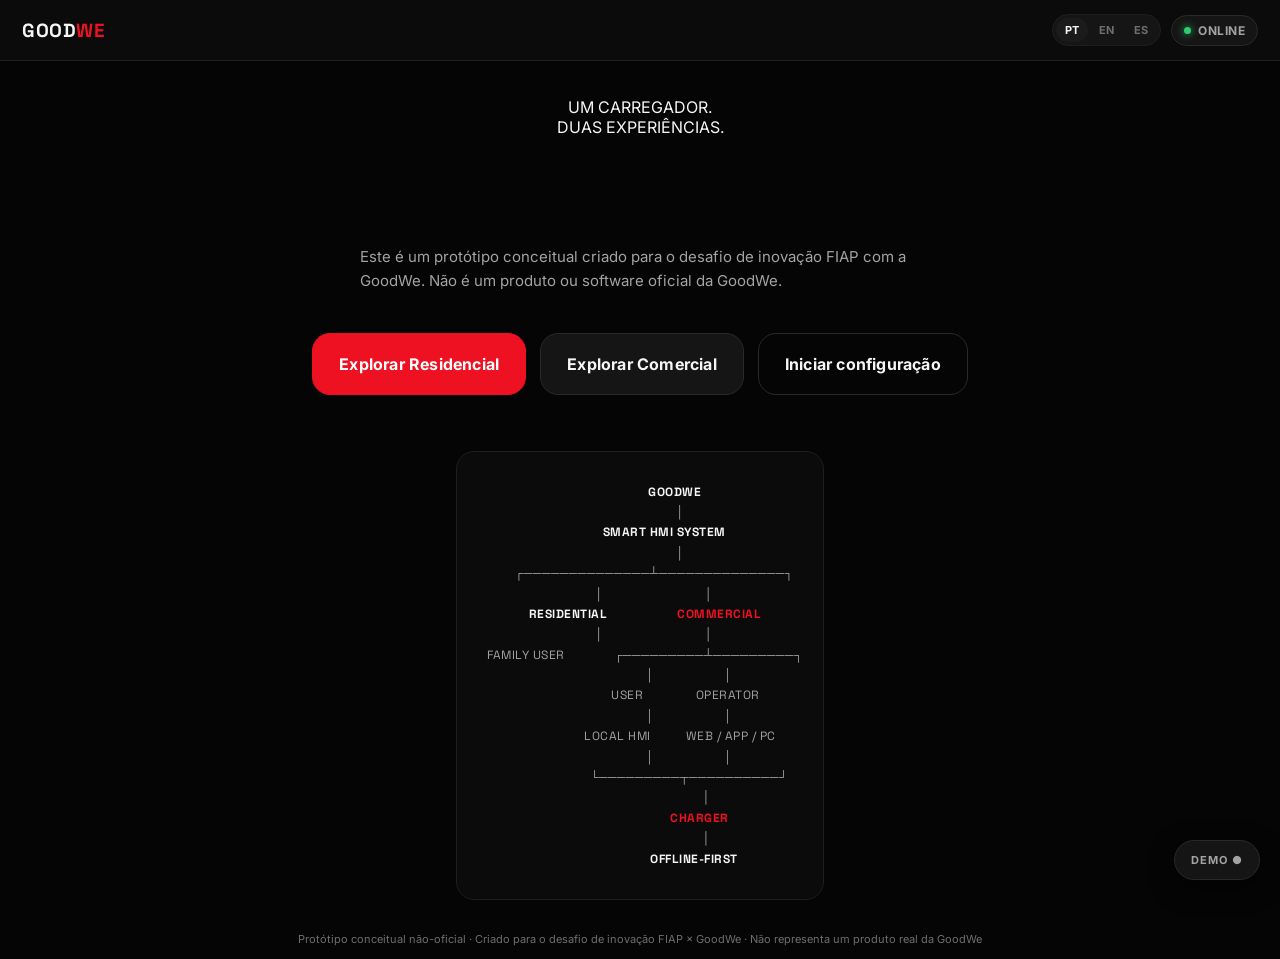
<file: goodwe-smarthmi-v1.html>
<!DOCTYPE html>
<html lang="pt-BR">
<head>
<meta charset="UTF-8">
<meta name="viewport" content="width=device-width, initial-scale=1.0, maximum-scale=1.0">
<title>GoodWe Smart HMI — Protótipo</title>
<link rel="preconnect" href="https://fonts.googleapis.com">
<link href="https://fonts.googleapis.com/css2?family=Space+Grotesk:wght@500;600;700&family=Inter:wght@400;500;600;700;800&display=swap" rel="stylesheet">
<style>
/* ============================================================
   GOODWE SMART HMI — design tokens
   Palette: near-black industrial surfaces, GoodWe red accent,
   green/orange/red status colors. Deliberately ignores OS light
   mode — this simulates a physical charger touchscreen, which
   does not flip to a white theme with the OS.
   Type: Space Grotesk (display/numerals, technical + automotive
   feel) + Inter (UI/body, high legibility at small sizes).
   ============================================================ */
:root, :root:not([data-theme="light"]), :root[data-theme="dark"]{
  --bg-0:#050505;
  --bg-1:#0b0b0b;
  --bg-2:#151515;
  --bg-3:#1b1b1b;
  --border:#292929;
  --border-soft:#1e1e1e;
  --red:#EE1122;
  --red-strong:#ff2233;
  --red-dim:#3a0a0e;
  --green:#2ecc71;
  --green-dim:#123a24;
  --orange:#ff9f1c;
  --orange-dim:#3a2a0d;
  --text-0:#f5f5f5;
  --text-1:#a3a3a3;
  --text-2:#6e6e6e;
  --font-display:'Space Grotesk',-apple-system,'Segoe UI',Roboto,sans-serif;
  --font-body:'Inter',-apple-system,'Segoe UI',Roboto,sans-serif;
  --r-sm:6px; --r-md:10px; --r-lg:18px; --r-xl:26px;
  --shadow-card: 0 1px 0 rgba(255,255,255,0.02) inset, 0 12px 28px rgba(0,0,0,0.45);
}
@media (prefers-color-scheme: light){
  :root:not([data-theme="light"]):not([data-theme="dark"]){
    --bg-0:#050505; --bg-1:#0b0b0b; --bg-2:#151515; --bg-3:#1b1b1b;
    --border:#292929; --border-soft:#1e1e1e;
    --red:#EE1122; --red-strong:#ff2233; --red-dim:#3a0a0e;
    --green:#2ecc71; --green-dim:#123a24; --orange:#ff9f1c; --orange-dim:#3a2a0d;
    --text-0:#f5f5f5; --text-1:#a3a3a3; --text-2:#6e6e6e;
  }
}
*{box-sizing:border-box; -webkit-tap-highlight-color:transparent;}
html,body{margin:0;padding:0;}
body{
  background:var(--bg-0);
  color:var(--text-0);
  font-family:var(--font-body);
  min-height:100vh;
  overflow-x:hidden;
}
button{font-family:inherit; cursor:pointer;}
:focus-visible{outline:2px solid var(--red); outline-offset:2px;}
::selection{background:var(--red); color:#fff;}
a{color:inherit;}

.app-shell{min-height:100vh; display:flex; flex-direction:column;}

/* ---------- Top nav ---------- */
.topnav{
  display:flex; align-items:center; justify-content:space-between;
  padding:14px 22px; background:var(--bg-1); border-bottom:1px solid var(--border-soft);
  position:sticky; top:0; z-index:40; gap:16px; flex-wrap:wrap;
}
.brand{display:flex; align-items:center; gap:10px; cursor:pointer; background:none; border:none; padding:0;}
.brand-mark{font-family:var(--font-display); font-weight:700; font-size:19px; letter-spacing:0.5px;}
.brand-mark .g1{color:var(--text-0);}
.brand-mark .g2{color:var(--red);}
.brand-sub{font-size:10px; color:var(--text-2); letter-spacing:2px; margin-top:1px;}

.nav-tabs{display:flex; gap:4px; background:var(--bg-2); border:1px solid var(--border-soft); border-radius:999px; padding:4px;}
.nav-tab{
  border:none; background:transparent; color:var(--text-1); font-size:13px; font-weight:600;
  padding:8px 16px; border-radius:999px; transition:all .18s ease; white-space:nowrap;
}
.nav-tab.active{background:var(--red); color:#fff;}
.nav-tab:not(.active):hover{color:var(--text-0); background:var(--bg-3);}

.topnav-right{display:flex; align-items:center; gap:10px; flex-wrap:wrap;}
.mode-pill{
  font-size:11px; font-weight:700; letter-spacing:1px; padding:6px 12px; border-radius:999px;
  border:1px solid var(--border); color:var(--text-1); background:var(--bg-2);
}
.mode-pill.res{color:#fff; border-color:#3a3a3a;}
.mode-pill.op{color:var(--red); border-color:var(--red-dim); background:var(--red-dim);}

.status-toggle{
  display:flex; align-items:center; gap:7px; border:1px solid var(--border); background:var(--bg-2);
  padding:7px 12px; border-radius:999px; font-size:12px; font-weight:700; letter-spacing:0.5px; color:var(--text-1);
}
.status-toggle .dot{width:7px;height:7px;border-radius:50%; background:var(--green); box-shadow:0 0 8px var(--green);}
.status-toggle.offline .dot{background:var(--red); box-shadow:0 0 8px var(--red); animation:blink 1.6s infinite;}
.status-toggle.offline{color:var(--red);}
@keyframes blink{0%,100%{opacity:1;}50%{opacity:.35;}}

.lang-switch{display:flex; gap:2px; background:var(--bg-2); border:1px solid var(--border-soft); border-radius:999px; padding:3px;}
.lang-btn{border:none; background:transparent; color:var(--text-2); font-size:11px; font-weight:700; padding:5px 9px; border-radius:999px;}
.lang-btn.active{background:var(--bg-3); color:var(--text-0);}

.role-pill{
  font-size:11px; font-weight:700; color:var(--text-1); border:1px solid var(--border); background:var(--bg-2);
  padding:6px 12px; border-radius:999px; display:flex; align-items:center; gap:6px;
}

/* ---------- offline banner ---------- */
.offline-banner{
  background:linear-gradient(90deg, var(--orange-dim), #201409);
  border-bottom:1px solid var(--border-soft); color:var(--orange);
  font-size:12px; font-weight:700; letter-spacing:1px; text-align:center; padding:8px;
}

/* ---------- main content ---------- */
.main{flex:1; display:flex; flex-direction:column; align-items:center; width:100%; padding:36px 20px 100px;}
.container{width:100%; max-width:1180px;}

/* ---------- device frame (charger HMI look) ---------- */
.device-frame{
  width:100%; max-width:760px; margin:0 auto;
  background:radial-gradient(120% 140% at 50% -10%, #101010 0%, #060606 60%);
  border:1px solid var(--border); border-radius:var(--r-xl);
  padding:44px 40px 40px; box-shadow:var(--shadow-card);
  position:relative; overflow:hidden;
}
.device-frame::before{
  content:''; position:absolute; inset:0; pointer-events:none; border-radius:var(--r-xl);
  box-shadow:inset 0 0 0 1px rgba(255,255,255,0.02);
}
.device-topline{display:flex; justify-content:space-between; align-items:center; margin-bottom:30px;}
.device-topline .wordmark{font-family:var(--font-display); font-weight:700; font-size:14px; letter-spacing:3px; color:var(--text-2);}
.device-topline .mode-tag{font-size:11px; letter-spacing:2px; font-weight:700; color:var(--text-1);}

/* ---------- typography helpers ---------- */
.eyebrow{font-size:11px; letter-spacing:2px; font-weight:700; color:var(--text-2);}
.headline-xl{font-family:var(--font-display); font-weight:700; font-size:clamp(30px,5vw,44px); line-height:1.05; letter-spacing:-0.5px; margin:0;}
.headline-lg{font-family:var(--font-display); font-weight:700; font-size:28px; line-height:1.1; margin:0;}
.headline-md{font-family:var(--font-display); font-weight:600; font-size:20px; margin:0;}
.big-number{font-family:var(--font-display); font-weight:700; font-size:64px; line-height:1; letter-spacing:-1px;}
.muted{color:var(--text-1);}
.dim{color:var(--text-2);}

/* ---------- buttons ---------- */
.btn{
  border-radius:var(--r-md); border:1px solid var(--border); background:var(--bg-2); color:var(--text-0);
  font-weight:700; font-size:14px; padding:14px 22px; transition:all .15s ease; letter-spacing:0.2px;
  display:inline-flex; align-items:center; justify-content:center; gap:8px;
}
.btn:hover{background:var(--bg-3); border-color:#3a3a3a;}
.btn:active{transform:scale(0.98);}
.btn-primary{background:var(--red); border-color:var(--red); color:#fff;}
.btn-primary:hover{background:var(--red-strong); border-color:var(--red-strong);}
.btn-block{width:100%;}
.btn-lg{padding:20px 26px; font-size:16px; border-radius:var(--r-lg);}
.btn-ghost{background:transparent; border-color:var(--border);}
.btn-danger{color:var(--red); border-color:var(--red-dim); background:var(--red-dim);}
.btn:disabled{opacity:0.35; cursor:not-allowed;}
.btn-sm{padding:8px 14px; font-size:12px; border-radius:var(--r-sm);}

/* ---------- cards ---------- */
.card{background:var(--bg-2); border:1px solid var(--border-soft); border-radius:var(--r-lg); padding:22px;}
.card-hover{transition:all .18s ease; cursor:pointer;}
.card-hover:hover{border-color:#3a3a3a; background:var(--bg-3);}

/* ---------- landing ---------- */
.landing-hero{text-align:center; padding:60px 10px 20px;}
.landing-badge{display:inline-block; font-size:11px; letter-spacing:2px; font-weight:700; color:var(--text-2); border:1px solid var(--border); border-radius:999px; padding:6px 14px; margin-bottom:26px;}
.landing-title{font-family:var(--font-display); font-weight:700; letter-spacing:-1px; font-size:clamp(15px,3vw,17px);}
.landing-flow{
  font-family:var(--font-display); font-weight:700; font-size:clamp(28px,6vw,52px);
  line-height:1.12; letter-spacing:-1px; margin:18px 0 30px;
}
.landing-flow .accent{color:var(--red);}
.landing-note{max-width:560px; margin:0 auto 40px; color:var(--text-1); font-size:15px; line-height:1.6;}
.landing-actions{display:flex; gap:14px; justify-content:center; flex-wrap:wrap; margin-bottom:56px;}
.landing-diagram{
  border:1px solid var(--border-soft); background:var(--bg-1); border-radius:var(--r-lg);
  padding:30px 20px; max-width:820px; margin:0 auto; overflow-x:auto;
}
.diagram-tree{font-family:var(--font-display); font-size:12px; text-align:center; color:var(--text-1); white-space:pre; line-height:1.7; letter-spacing:0.5px;}
.diagram-tree .n1{color:var(--text-0); font-weight:700;}
.diagram-tree .n2{color:var(--red); font-weight:700;}

/* ---------- onboarding ---------- */
.onb-wrap{max-width:760px; margin:0 auto; text-align:center;}
.mode-grid{display:grid; grid-template-columns:1fr 1fr; gap:18px; margin-top:34px; text-align:left;}
@media(max-width:640px){.mode-grid{grid-template-columns:1fr;}}
.mode-card{
  background:var(--bg-2); border:1px solid var(--border); border-radius:var(--r-lg); padding:28px;
  transition:all .18s ease; text-align:left;
}
.mode-card:hover{border-color:var(--red); background:var(--bg-3); transform:translateY(-2px);}
.mode-card .icon-tag{
  width:44px; height:44px; border-radius:var(--r-md); background:var(--red-dim); color:var(--red);
  display:flex; align-items:center; justify-content:center; font-family:var(--font-display); font-weight:700; margin-bottom:18px; font-size:15px;
}
.mode-card h3{font-family:var(--font-display); font-size:20px; margin:0 0 4px;}
.mode-card .tagline{color:var(--text-1); font-size:13px; margin-bottom:16px;}
.mode-card ul{list-style:none; padding:0; margin:0; display:flex; flex-direction:column; gap:8px;}
.mode-card li{font-size:13px; color:var(--text-1); display:flex; gap:8px; align-items:baseline;}
.mode-card li::before{content:'—'; color:var(--red);}

/* ---------- charger idle/status screens ---------- */
.charger-center{text-align:center; padding:10px 0 6px;}
.status-badge{
  display:inline-flex; align-items:center; gap:8px; font-size:12px; font-weight:700; letter-spacing:1.5px;
  color:var(--text-1); border:1px solid var(--border); padding:8px 16px; border-radius:999px; margin-bottom:22px;
}
.status-badge .dot{width:7px;height:7px;border-radius:50%;background:var(--text-2);}
.status-badge.ready .dot{background:var(--green); box-shadow:0 0 8px var(--green);}
.status-badge.ready{color:var(--green); border-color:var(--green-dim);}
.power-avail{font-family:var(--font-display); font-weight:700; font-size:15px; color:var(--text-1); margin-bottom:36px;}
.power-avail b{color:var(--text-0); font-size:17px;}
.vehicle-state{font-size:14px; font-weight:700; letter-spacing:1px; color:var(--text-2); margin-bottom:30px;}

.metric-row{display:grid; grid-template-columns:repeat(3,1fr); gap:14px; margin:26px 0;}
.metric{background:var(--bg-1); border:1px solid var(--border-soft); border-radius:var(--r-md); padding:16px; text-align:center;}
.metric .val{font-family:var(--font-display); font-weight:700; font-size:22px;}
.metric .lbl{font-size:10px; letter-spacing:1.5px; color:var(--text-2); margin-top:4px; font-weight:700;}

/* ---------- ring progress ---------- */
.ring-wrap{display:flex; justify-content:center; margin:8px 0 30px; position:relative;}
.ring-center{position:absolute; top:50%; left:50%; transform:translate(-50%,-50%); text-align:center;}
.ring-center .pct{font-family:var(--font-display); font-weight:700; font-size:46px; line-height:1;}
.ring-center .pct-lbl{font-size:11px; color:var(--text-2); letter-spacing:2px; margin-top:6px; font-weight:700;}

.action-row{display:flex; gap:12px; margin-top:20px; flex-wrap:wrap;}
.action-row .btn{flex:1; min-width:150px;}

.quick-grid{display:grid; grid-template-columns:repeat(auto-fit,minmax(130px,1fr)); gap:10px; margin-top:22px;}
.quick-btn{
  background:var(--bg-1); border:1px solid var(--border-soft); border-radius:var(--r-md); padding:14px 10px;
  text-align:center; font-size:12px; font-weight:700; letter-spacing:0.4px; color:var(--text-1);
}
.quick-btn:hover{border-color:#3a3a3a; color:var(--text-0);}
.quick-btn.active{border-color:var(--red); color:var(--red); background:var(--red-dim);}

/* ---------- settings sections ---------- */
.settings-section{margin-bottom:26px;}
.settings-section h4{font-family:var(--font-display); font-size:14px; letter-spacing:1px; color:var(--text-1); margin:0 0 12px; text-transform:uppercase;}
.chip-row{display:flex; gap:8px; flex-wrap:wrap;}
.chip{
  border:1px solid var(--border); background:var(--bg-1); color:var(--text-1); font-weight:700; font-size:13px;
  padding:10px 16px; border-radius:999px;
}
.chip.active{border-color:var(--red); background:var(--red); color:#fff;}
.toggle-row{display:flex; align-items:center; justify-content:space-between; padding:14px 0; border-bottom:1px solid var(--border-soft);}
.toggle-row:last-child{border-bottom:none;}
.toggle-row .t-label{font-size:14px; font-weight:600;}
.toggle-row .t-sub{font-size:12px; color:var(--text-2); margin-top:2px;}
.switch{width:46px; height:26px; border-radius:999px; background:var(--bg-3); border:1px solid var(--border); position:relative; flex-shrink:0;}
.switch.on{background:var(--red); border-color:var(--red);}
.switch::after{content:''; position:absolute; width:20px; height:20px; border-radius:50%; background:#fff; top:2px; left:2px; transition:all .18s ease;}
.switch.on::after{left:22px;}

.field-row{display:flex; align-items:center; justify-content:space-between; gap:12px; padding:12px 0;}
.field-row label{font-size:13px; color:var(--text-1); font-weight:600;}
.field-row select, .field-row input[type=time]{
  background:var(--bg-1); border:1px solid var(--border); color:var(--text-0); border-radius:var(--r-sm);
  padding:9px 12px; font-family:inherit; font-size:13px; font-weight:600;
}
.days-row{display:flex; gap:6px; margin-top:8px;}
.day-chip{width:38px; height:38px; border-radius:50%; border:1px solid var(--border); background:var(--bg-1); color:var(--text-1); font-size:11px; font-weight:700;}
.day-chip.on{background:var(--red); border-color:var(--red); color:#fff;}

/* ---------- profiles ---------- */
.profile-list{display:flex; flex-direction:column; gap:10px;}
.profile-item{display:flex; justify-content:space-between; align-items:center; background:var(--bg-1); border:1px solid var(--border-soft); border-radius:var(--r-md); padding:16px 18px;}
.profile-item .name{font-weight:700; font-size:14px;}
.profile-item .meta{font-size:12px; color:var(--text-2); margin-top:3px;}
.profile-avatar{width:36px; height:36px; border-radius:50%; background:var(--bg-3); display:flex; align-items:center; justify-content:center; font-family:var(--font-display); font-weight:700; font-size:13px; color:var(--red); margin-right:12px;}
.profile-item-left{display:flex; align-items:center;}
.sync-note{font-size:12px; color:var(--text-2); text-align:center; margin-top:18px; line-height:1.6;}

/* ---------- commercial auth ---------- */
.auth-grid{display:grid; grid-template-columns:repeat(3,1fr); gap:12px; margin-top:26px;}
@media(max-width:560px){.auth-grid{grid-template-columns:1fr;}}
.auth-opt{background:var(--bg-1); border:1px solid var(--border); border-radius:var(--r-lg); padding:26px 14px; text-align:center;}
.auth-opt:hover{border-color:var(--red); background:var(--bg-3);}
.auth-opt .ic{font-family:var(--font-display); font-weight:700; font-size:22px; color:var(--red); margin-bottom:10px;}
.auth-opt .lb{font-size:13px; font-weight:700; letter-spacing:1px;}
.scan-pulse{width:120px; height:120px; margin:20px auto; border-radius:50%; border:2px solid var(--red); position:relative; display:flex; align-items:center; justify-content:center;}
.scan-pulse::before, .scan-pulse::after{
  content:''; position:absolute; inset:0; border-radius:50%; border:2px solid var(--red); opacity:0.6;
  animation:pulse-ring 1.6s ease-out infinite;
}
.scan-pulse::after{animation-delay:.8s;}
@keyframes pulse-ring{0%{transform:scale(1); opacity:.7;} 100%{transform:scale(1.9); opacity:0;}}
.scan-pulse span{font-family:var(--font-display); font-weight:700; font-size:13px; color:var(--red);}

.rfid-result{background:var(--bg-1); border:1px solid var(--border-soft); border-radius:var(--r-lg); padding:22px; margin-top:20px; text-align:left;}
.rfid-row{display:flex; justify-content:space-between; padding:10px 0; border-bottom:1px solid var(--border-soft); font-size:13px;}
.rfid-row:last-child{border-bottom:none;}
.rfid-row .k{color:var(--text-2);}
.rfid-row .v{font-weight:700;}

.power-grid{display:grid; grid-template-columns:repeat(4,1fr); gap:10px; margin-top:18px;}
@media(max-width:500px){.power-grid{grid-template-columns:repeat(2,1fr);}}
.power-opt{background:var(--bg-1); border:1px solid var(--border); border-radius:var(--r-md); padding:16px 8px; text-align:center; font-weight:700;}
.power-opt.active{border-color:var(--red); background:var(--red-dim); color:var(--red);}
.power-opt:disabled{opacity:.3;}
.power-limit-note{font-size:11px; color:var(--text-2); text-align:center; margin-top:12px;}

.cost-row{display:flex; justify-content:space-between; gap:14px; margin:22px 0;}
.cost-box{flex:1; background:var(--bg-1); border:1px solid var(--border-soft); border-radius:var(--r-md); padding:16px; text-align:center;}
.cost-box .val{font-family:var(--font-display); font-weight:700; font-size:20px; color:var(--red);}
.cost-box .lbl{font-size:10px; letter-spacing:1px; color:var(--text-2); font-weight:700; margin-top:4px;}

/* ---------- operator dashboard ---------- */
.op-header{display:flex; justify-content:space-between; align-items:flex-end; margin-bottom:24px; flex-wrap:wrap; gap:16px;}
.op-stats{display:grid; grid-template-columns:repeat(4,1fr); gap:14px; margin-bottom:28px;}
@media(max-width:760px){.op-stats{grid-template-columns:repeat(2,1fr);}}
.op-stat{background:var(--bg-2); border:1px solid var(--border-soft); border-radius:var(--r-lg); padding:18px;}
.op-stat .num{font-family:var(--font-display); font-weight:700; font-size:30px;}
.op-stat .lbl{font-size:11px; color:var(--text-2); letter-spacing:1px; margin-top:4px; font-weight:700;}
.op-stat.charging .num{color:var(--red);}
.op-stat.available .num{color:var(--green);}
.op-stat.maintenance .num{color:var(--orange);}
.op-stat.error .num{color:var(--red-strong);}

.station-grid{display:grid; grid-template-columns:repeat(auto-fill,minmax(150px,1fr)); gap:12px;}
.station-tile{
  background:var(--bg-2); border:1px solid var(--border-soft); border-radius:var(--r-md); padding:14px;
  text-align:left; position:relative; overflow:hidden;
}
.station-tile:hover{border-color:#3a3a3a; background:var(--bg-3);}
.station-tile .sid{font-family:var(--font-display); font-weight:700; font-size:15px;}
.station-tile .sstatus{font-size:10px; font-weight:700; letter-spacing:1px; margin-top:6px; display:inline-flex; align-items:center; gap:5px;}
.station-tile .sdot{width:6px; height:6px; border-radius:50%;}
.station-tile .spower{font-size:11px; color:var(--text-2); margin-top:8px;}
.st-charging .sdot{background:var(--red);} .st-charging .sstatus{color:var(--red);}
.st-available .sdot{background:var(--green);} .st-available .sstatus{color:var(--green);}
.st-maintenance .sdot{background:var(--orange);} .st-maintenance .sstatus{color:var(--orange);}
.st-error .sdot{background:var(--red-strong); box-shadow:0 0 6px var(--red-strong);} .st-error .sstatus{color:var(--red-strong);}

.op-detail-grid{display:grid; grid-template-columns:1.3fr 1fr; gap:20px;}
@media(max-width:760px){.op-detail-grid{grid-template-columns:1fr;}}
.detail-row{display:flex; justify-content:space-between; padding:12px 0; border-bottom:1px solid var(--border-soft); font-size:13px;}
.detail-row:last-child{border-bottom:none;}
.detail-row .k{color:var(--text-2); font-weight:600;}
.detail-row .v{font-weight:700;}

.settings-menu-grid{display:grid; grid-template-columns:repeat(auto-fill,minmax(190px,1fr)); gap:12px;}
.setting-tile{background:var(--bg-2); border:1px solid var(--border-soft); border-radius:var(--r-md); padding:18px; text-align:left;}
.setting-tile:hover{border-color:#3a3a3a;}
.setting-tile .stitle{font-weight:700; font-size:14px; margin-bottom:4px;}
.setting-tile .sdesc{font-size:12px; color:var(--text-2); line-height:1.4;}

.load-bar-row{display:flex; align-items:center; gap:12px; padding:10px 0;}
.load-bar-row .sname{width:110px; font-size:12px; font-weight:700; flex-shrink:0;}
.load-bar-track{flex:1; height:10px; background:var(--bg-1); border:1px solid var(--border-soft); border-radius:999px; overflow:hidden;}
.load-bar-fill{height:100%; background:linear-gradient(90deg, var(--red), var(--red-strong)); border-radius:999px; transition:width .3s ease;}
.load-bar-val{width:60px; text-align:right; font-size:12px; font-weight:700; color:var(--text-1); flex-shrink:0;}

/* ---------- misc ---------- */
.divider{height:1px; background:var(--border-soft); margin:24px 0;}
.back-link{display:inline-flex; align-items:center; gap:6px; font-size:13px; font-weight:700; color:var(--text-1); background:none; border:none; margin-bottom:18px;}
.back-link:hover{color:var(--text-0);}
.pill-list{display:flex; gap:8px; flex-wrap:wrap; margin-top:10px;}
.small-pill{font-size:11px; font-weight:700; color:var(--text-2); border:1px solid var(--border-soft); padding:4px 10px; border-radius:999px;}
.activity-item{display:flex; justify-content:space-between; padding:14px 0; border-bottom:1px solid var(--border-soft); font-size:13px;}
.activity-item:last-child{border-bottom:none;}
.activity-item .a-main{font-weight:700;}
.activity-item .a-sub{color:var(--text-2); font-size:11px; margin-top:2px;}
.activity-item .a-val{font-family:var(--font-display); font-weight:700;}

.diag-list{display:flex; flex-direction:column; gap:2px;}
.diag-item{display:flex; align-items:center; gap:10px; padding:12px 0; border-bottom:1px solid var(--border-soft); font-size:14px; font-weight:600;}
.diag-item:last-child{border-bottom:none;}
.diag-ok{color:var(--green);}
.diag-err-box{background:var(--red-dim); border:1px solid var(--red-dim); border-radius:var(--r-lg); padding:22px; text-align:center;}

/* ---------- modal / overlay ---------- */
.overlay{position:fixed; inset:0; background:rgba(2,2,2,0.78); backdrop-filter:blur(3px); display:flex; align-items:center; justify-content:center; z-index:100; padding:20px; animation:fadein .18s ease;}
@keyframes fadein{from{opacity:0;} to{opacity:1;}}
.modal{background:var(--bg-2); border:1px solid var(--border); border-radius:var(--r-lg); padding:30px; max-width:420px; width:100%; text-align:center;}
.modal h3{font-family:var(--font-display); margin:0 0 10px; font-size:19px;}
.modal p{color:var(--text-1); font-size:13px; line-height:1.6; margin:0 0 22px;}
.modal-actions{display:flex; gap:10px;}
.modal-actions .btn{flex:1;}

.sync-modal{max-width:380px;}
.sync-check{display:flex; align-items:center; gap:10px; font-size:13px; padding:8px 0; color:var(--text-2); opacity:0; transform:translateY(4px); transition:all .3s ease;}
.sync-check.show{opacity:1; transform:translateY(0); color:var(--text-0);}
.sync-check .mark{color:var(--green); font-weight:700;}
.sync-progress-track{height:4px; background:var(--bg-1); border-radius:999px; overflow:hidden; margin:16px 0 20px;}
.sync-progress-fill{height:100%; background:var(--red); width:0%; transition:width 2s linear; border-radius:999px;}

/* ---------- demo panel ---------- */
.demo-fab{
  position:fixed; bottom:20px; right:20px; z-index:80; background:var(--bg-2); border:1px solid var(--border);
  color:var(--text-1); font-size:11px; font-weight:700; letter-spacing:1px; padding:12px 16px; border-radius:999px;
  box-shadow:0 8px 24px rgba(0,0,0,0.5);
}
.demo-fab:hover{color:var(--red); border-color:var(--red-dim);}
.demo-panel{
  position:fixed; bottom:70px; right:20px; z-index:81; background:var(--bg-2); border:1px solid var(--border);
  border-radius:var(--r-lg); padding:18px; width:290px; max-height:70vh; overflow-y:auto; box-shadow:0 20px 50px rgba(0,0,0,0.6);
}
.demo-panel h4{font-size:11px; letter-spacing:1.5px; color:var(--text-2); margin:14px 0 8px; text-transform:uppercase;}
.demo-panel h4:first-child{margin-top:0;}
.demo-btn{
  display:block; width:100%; text-align:left; background:var(--bg-1); border:1px solid var(--border-soft); color:var(--text-1);
  font-size:12px; font-weight:600; padding:9px 12px; border-radius:var(--r-sm); margin-bottom:6px;
}
.demo-btn:hover{border-color:var(--red); color:var(--text-0);}

.footer-note{text-align:center; font-size:11px; color:var(--text-2); padding:30px 20px 10px; line-height:1.7;}

@media(max-width:640px){
  .device-frame{padding:30px 20px 26px;}
  .big-number{font-size:48px;}
  .metric-row{grid-template-columns:1fr 1fr 1fr; gap:8px;}
  .metric .val{font-size:17px;}
}
.fade-in{animation:screenfade .22s ease;}
@keyframes screenfade{from{opacity:0; transform:translateY(6px);} to{opacity:1; transform:translateY(0);}}
</style>
</head>
<body>
<div id="app"></div>

<script>
(function(){

/* ============================================================
   DATA / TRANSLATIONS
   ============================================================ */
var TR = {
  pt:{
    nav_charger:'Carregador', nav_activity:'Atividade', nav_settings:'Configurações',
    nav_stations:'Estações', nav_users:'Usuários', nav_operations:'Operações', nav_reports:'Relatórios',
    online:'ONLINE', offline:'OFFLINE',
    residential:'RESIDENCIAL', commercial:'COMERCIAL',
    change_mode:'Alterar modo de operação',
    landing_badge:'PROTÓTIPO DE CONCEITO — CHALLENGE FIAP × GOODWE',
    landing_note:'Este é um protótipo conceitual criado para o desafio de inovação FIAP com a GoodWe. Não é um produto ou software oficial da GoodWe.',
    explore_res:'Explorar Residencial', explore_com:'Explorar Comercial', start_setup:'Iniciar configuração',
    onb_title:'Configure sua experiência de carregamento',
    onb_question:'Como este carregador será utilizado?',
    home:'RESIDÊNCIA', business:'EMPRESA',
    home_l1:'Carregamento privado', home_l2:'Usuários da família', home_l3:'Controle local simples',
    biz_l1:'Carregamento público / privado', biz_l2:'Múltiplos usuários', biz_l3:'Gestão pelo operador',
    ready:'PRONTO PARA CARREGAR', available_p:'DISPONÍVEIS',
    vehicle_not_connected:'VEÍCULO NÃO CONECTADO', connect_vehicle:'CONECTAR VEÍCULO',
    vehicle_connected:'VEÍCULO CONECTADO', start_charging:'INICIAR CARREGAMENTO',
    current_limit:'LIMITE DE CORRENTE', schedule:'AGENDAMENTO', timer:'TEMPORIZADOR', lock:'BLOQUEIO',
    charging:'CARREGANDO', target:'META', pause_charging:'PAUSAR CARREGAMENTO', stop_charging:'PARAR CARREGAMENTO',
    resume_charging:'RETOMAR CARREGAMENTO', completed:'CONCLUÍDO', charge_complete:'CARREGAMENTO CONCLUÍDO',
    power:'POTÊNCIA', energy:'ENERGIA', time:'TEMPO', connection:'CONEXÃO',
    load_management:'GESTÃO DE CARGA', unlocked:'DESBLOQUEADO', locked:'BLOQUEADO',
    family_profiles:'PERFIS DA FAMÍLIA', weekends_only:'SOMENTE FINAIS DE SEMANA',
    sync_note:'Os perfis são sincronizados localmente e permanecem disponíveis mesmo sem internet.',
    settings:'Configurações', diagnostics:'Diagnóstico', profiles:'Perfis',
    system_status:'STATUS DO SISTEMA', all_ok:'Todos os sistemas normais',
    station:'ESTAÇÃO', station_auth:'Autentique-se para iniciar',
    rfid:'RFID', qr:'QR CODE', app:'APP',
    rfid_detected:'RFID DETECTADO', account:'Conta', payment:'Pagamento', tariff:'Tarifa', avail_power:'Potência disponível',
    select_power:'SELECIONAR POTÊNCIA', power_limit_note:'Limite de potência definido pelo operador da estação.',
    estimated_cost:'CUSTO ESTIMADO', estimated_remaining:'TEMPO RESTANTE ESTIMADO',
    pause:'PAUSAR', stop:'PARAR', new_session:'NOVA SESSÃO', back:'Voltar',
    personal:'Pessoal', help:'Ajuda',
    operator_mode:'MODO OPERADOR', hub_title:'GOODWE CHARGING HUB',
    stations_total:'ESTAÇÕES', charging_c:'CARREGANDO', available_c:'DISPONÍVEIS', maintenance_c:'MANUTENÇÃO', error_c:'ERRO',
    site_power_limit:'LIMITE DE POTÊNCIA DO LOCAL', current_demand:'DEMANDA ATUAL', load_mgmt_active:'GESTÃO DE CARGA ATIVA',
    station_detail:'DETALHES DA ESTAÇÃO', status:'STATUS', user:'USUÁRIO', session:'SESSÃO', cost:'CUSTO',
    admin_settings:'Administração da plataforma',
    local_operation:'OPERAÇÃO LOCAL ATIVA', offline_title:'OFFLINE',
    connection_restored:'CONEXÃO RESTABELECIDA', syncing:'SINCRONIZANDO DADOS LOCAIS...', sync_complete:'SINCRONIZAÇÃO CONCLUÍDA',
    demo_mode:'DEMO', confirm:'Confirmar', cancel:'Cancelar',
    change_mode_title:'Alterar modo de operação', change_mode_body:'Esta ação requer confirmação de administrador. O modo atual e os dados locais serão substituídos pela nova configuração.',
    role_user:'Usuário', role_operator:'Operador', switch_operator:'Ir para plataforma do operador', switch_user:'Voltar à tela do usuário',
    vehicle_comm_error:'ERRO DE COMUNICAÇÃO COM O VEÍCULO', try_again:'TENTAR NOVAMENTE', local_diag:'DIAGNÓSTICO LOCAL', contact_operator:'CONTATAR OPERADOR',
    footer:'Protótipo conceitual não-oficial · Criado para o desafio de inovação FIAP × GoodWe · Não representa um produto real da GoodWe',
  },
  en:{
    nav_charger:'Charger', nav_activity:'Activity', nav_settings:'Settings',
    nav_stations:'Stations', nav_users:'Users', nav_operations:'Operations', nav_reports:'Reports',
    online:'ONLINE', offline:'OFFLINE',
    residential:'RESIDENTIAL', commercial:'COMMERCIAL',
    change_mode:'Change operating mode',
    landing_badge:'CONCEPT PROTOTYPE — FIAP × GOODWE CHALLENGE',
    landing_note:'This is a concept prototype built for the FIAP innovation challenge with GoodWe. It is not an official GoodWe product or software.',
    explore_res:'Explore Residential', explore_com:'Explore Commercial', start_setup:'Start setup',
    onb_title:'Configure your charging experience',
    onb_question:'How will this charger be used?',
    home:'HOME', business:'BUSINESS',
    home_l1:'Private charging', home_l2:'Family users', home_l3:'Simple local control',
    biz_l1:'Public / private charging', biz_l2:'Multiple users', biz_l3:'Operator management',
    ready:'READY TO CHARGE', available_p:'AVAILABLE',
    vehicle_not_connected:'VEHICLE NOT CONNECTED', connect_vehicle:'CONNECT VEHICLE',
    vehicle_connected:'VEHICLE CONNECTED', start_charging:'START CHARGING',
    current_limit:'CURRENT LIMIT', schedule:'SCHEDULE', timer:'TIMER', lock:'LOCK',
    charging:'CHARGING', target:'TARGET', pause_charging:'PAUSE CHARGING', stop_charging:'STOP CHARGING',
    resume_charging:'RESUME CHARGING', completed:'COMPLETED', charge_complete:'CHARGING COMPLETE',
    power:'POWER', energy:'ENERGY', time:'TIME', connection:'CONNECTION',
    load_management:'LOAD MANAGEMENT', unlocked:'UNLOCKED', locked:'LOCKED',
    family_profiles:'FAMILY PROFILES', weekends_only:'WEEKENDS ONLY',
    sync_note:'Profiles are synchronized locally and remain available without internet.',
    settings:'Settings', diagnostics:'Diagnostics', profiles:'Profiles',
    system_status:'SYSTEM STATUS', all_ok:'All systems normal',
    station:'STATION', station_auth:'Authenticate to start',
    rfid:'RFID', qr:'QR CODE', app:'APP',
    rfid_detected:'RFID DETECTED', account:'Account', payment:'Payment', tariff:'Tariff', avail_power:'Available power',
    select_power:'SELECT POWER', power_limit_note:'Power limit configured by station operator.',
    estimated_cost:'ESTIMATED COST', estimated_remaining:'ESTIMATED REMAINING',
    pause:'PAUSE', stop:'STOP', new_session:'NEW SESSION', back:'Back',
    personal:'Personal', help:'Help',
    operator_mode:'OPERATOR MODE', hub_title:'GOODWE CHARGING HUB',
    stations_total:'STATIONS', charging_c:'CHARGING', available_c:'AVAILABLE', maintenance_c:'MAINTENANCE', error_c:'ERROR',
    site_power_limit:'SITE POWER LIMIT', current_demand:'CURRENT DEMAND', load_mgmt_active:'LOAD MANAGEMENT ACTIVE',
    station_detail:'STATION DETAILS', status:'STATUS', user:'USER', session:'SESSION', cost:'COST',
    admin_settings:'Platform administration',
    local_operation:'LOCAL OPERATION ACTIVE', offline_title:'OFFLINE',
    connection_restored:'CONNECTION RESTORED', syncing:'SYNCING LOCAL DATA...', sync_complete:'SYNC COMPLETE',
    demo_mode:'DEMO', confirm:'Confirm', cancel:'Cancel',
    change_mode_title:'Change operating mode', change_mode_body:'This action requires administrator confirmation. The current mode and local data will be replaced by the new configuration.',
    role_user:'User', role_operator:'Operator', switch_operator:'Go to operator platform', switch_user:'Back to user screen',
    vehicle_comm_error:'VEHICLE COMMUNICATION ERROR', try_again:'TRY AGAIN', local_diag:'LOCAL DIAGNOSTICS', contact_operator:'CONTACT OPERATOR',
    footer:'Unofficial concept prototype · Built for the FIAP × GoodWe innovation challenge · Does not represent a real GoodWe product',
  },
  es:{
    nav_charger:'Cargador', nav_activity:'Actividad', nav_settings:'Ajustes',
    nav_stations:'Estaciones', nav_users:'Usuarios', nav_operations:'Operaciones', nav_reports:'Informes',
    online:'EN LÍNEA', offline:'SIN CONEXIÓN',
    residential:'RESIDENCIAL', commercial:'COMERCIAL',
    change_mode:'Cambiar modo de operación',
    landing_badge:'PROTOTIPO DE CONCEPTO — DESAFÍO FIAP × GOODWE',
    landing_note:'Este es un prototipo conceptual creado para el desafío de innovación FIAP con GoodWe. No es un producto ni software oficial de GoodWe.',
    explore_res:'Explorar Residencial', explore_com:'Explorar Comercial', start_setup:'Iniciar configuración',
    onb_title:'Configura tu experiencia de carga',
    onb_question:'¿Cómo se usará este cargador?',
    home:'HOGAR', business:'EMPRESA',
    home_l1:'Carga privada', home_l2:'Usuarios de la familia', home_l3:'Control local simple',
    biz_l1:'Carga pública / privada', biz_l2:'Múltiples usuarios', biz_l3:'Gestión del operador',
    ready:'LISTO PARA CARGAR', available_p:'DISPONIBLES',
    vehicle_not_connected:'VEHÍCULO NO CONECTADO', connect_vehicle:'CONECTAR VEHÍCULO',
    vehicle_connected:'VEHÍCULO CONECTADO', start_charging:'INICIAR CARGA',
    current_limit:'LÍMITE DE CORRIENTE', schedule:'PROGRAMACIÓN', timer:'TEMPORIZADOR', lock:'BLOQUEO',
    charging:'CARGANDO', target:'META', pause_charging:'PAUSAR CARGA', stop_charging:'DETENER CARGA',
    resume_charging:'REANUDAR CARGA', completed:'COMPLETADO', charge_complete:'CARGA COMPLETA',
    power:'POTENCIA', energy:'ENERGÍA', time:'TIEMPO', connection:'CONEXIÓN',
    load_management:'GESTIÓN DE CARGA', unlocked:'DESBLOQUEADO', locked:'BLOQUEADO',
    family_profiles:'PERFILES DE FAMILIA', weekends_only:'SOLO FINES DE SEMANA',
    sync_note:'Los perfiles se sincronizan localmente y siguen disponibles sin internet.',
    settings:'Ajustes', diagnostics:'Diagnóstico', profiles:'Perfiles',
    system_status:'ESTADO DEL SISTEMA', all_ok:'Todos los sistemas normales',
    station:'ESTACIÓN', station_auth:'Autentícate para iniciar',
    rfid:'RFID', qr:'CÓDIGO QR', app:'APP',
    rfid_detected:'RFID DETECTADO', account:'Cuenta', payment:'Pago', tariff:'Tarifa', avail_power:'Potencia disponible',
    select_power:'SELECCIONAR POTENCIA', power_limit_note:'Límite de potencia configurado por el operador.',
    estimated_cost:'COSTO ESTIMADO', estimated_remaining:'TIEMPO RESTANTE ESTIMADO',
    pause:'PAUSAR', stop:'DETENER', new_session:'NUEVA SESIÓN', back:'Volver',
    personal:'Personal', help:'Ayuda',
    operator_mode:'MODO OPERADOR', hub_title:'GOODWE CHARGING HUB',
    stations_total:'ESTACIONES', charging_c:'CARGANDO', available_c:'DISPONIBLES', maintenance_c:'MANTENIMIENTO', error_c:'ERROR',
    site_power_limit:'LÍMITE DE POTENCIA DEL SITIO', current_demand:'DEMANDA ACTUAL', load_mgmt_active:'GESTIÓN DE CARGA ACTIVA',
    station_detail:'DETALLES DE LA ESTACIÓN', status:'ESTADO', user:'USUARIO', session:'SESIÓN', cost:'COSTO',
    admin_settings:'Administración de la plataforma',
    local_operation:'OPERACIÓN LOCAL ACTIVA', offline_title:'SIN CONEXIÓN',
    connection_restored:'CONEXIÓN RESTABLECIDA', syncing:'SINCRONIZANDO DATOS LOCALES...', sync_complete:'SINCRONIZACIÓN COMPLETA',
    demo_mode:'DEMO', confirm:'Confirmar', cancel:'Cancelar',
    change_mode_title:'Cambiar modo de operación', change_mode_body:'Esta acción requiere confirmación del administrador. El modo actual y los datos locales serán reemplazados por la nueva configuración.',
    role_user:'Usuario', role_operator:'Operador', switch_operator:'Ir a la plataforma del operador', switch_user:'Volver a la pantalla del usuario',
    vehicle_comm_error:'ERROR DE COMUNICACIÓN CON EL VEHÍCULO', try_again:'REINTENTAR', local_diag:'DIAGNÓSTICO LOCAL', contact_operator:'CONTACTAR OPERADOR',
    footer:'Prototipo conceptual no oficial · Creado para el desafío de innovación FIAP × GoodWe · No representa un producto real de GoodWe',
  }
};
function t(k){ return (TR[state.lang] && TR[state.lang][k]) || TR.pt[k] || k; }

var NAMES = ['João Silva','Maria Fernandes','Carlos Souza','Ana Paula','Rafael Lima','Bruno Costa','Fernanda Dias','Patrícia Alves','Marcos Rocha','Juliana Melo'];

function buildStations(){
  var errorIdx = 3, maintIdx = 5, availableIdx = [1,2,7,12];
  var list = [];
  for(var i=1;i<=24;i++){
    var status;
    if(i===errorIdx) status='error';
    else if(i===maintIdx) status='maintenance';
    else if(availableIdx.indexOf(i)!==-1) status='available';
    else status='charging';
    var st = {id:i, status:status};
    if(status==='charging'){
      var seed = (i*37)%100;
      st.power = i===4 ? 18.4 : +(7.4 + (seed%15)*1.0).toFixed(1);
      st.user = i===4 ? 'João Silva' : NAMES[i%NAMES.length];
      st.energyKwh = i===4 ? 12.7 : +((st.power*0.55)+(seed%5)).toFixed(1);
      st.elapsedSec = i===4 ? (37*60+21) : ((seed*47)%3300)+120;
      st.tariff = 1.89;
      st.cost = +(st.energyKwh*st.tariff).toFixed(2);
      st.rfid = '****'+(4000+ (i*37)%9000);
      st.payment = 'Visa ••••'+(1000+(i*77)%9000);
    }
    list.push(st);
  }
  return list;
}

/* ============================================================
   STATE
   ============================================================ */
var state = {
  screen:'landing',
  mode:null,
  role:'user',
  lang:'pt',
  online:true,
  syncing:false,
  syncStep:0,
  demoOpen:false,
  changeModeConfirm:false,
  res:{
    vehicle:'disconnected',
    battery:42, target:80, power:10.8, energyKwh:0, elapsedSec:0,
    currentLimit:32, locked:false, loadMgmt:true,
    schedule:{enabled:false, start:'22:00', end:'06:00', days:{Seg:true,Ter:true,Qua:true,Qui:true,Sex:true,Sab:false,Dom:false}, target:80},
    timerMin:null,
    sub:'charger'
  },
  comm:{
    sub:'charger',
    authStep:'idle',
    authMethod:null,
    userName:null,
    battery:64, energyKwh:0, elapsedSec:0, power:18.4,
    tariff:1.89, cost:0,
    stationMax:11,
    selectedPower:11,
    errorActive:false
  },
  stations: buildStations(),
  siteLimit:300,
  selectedStationId:4,
  opSub:'hub',
  opSettingKey:null
};

var DAY_KEYS = ['Seg','Ter','Qua','Qui','Sex','Sab','Dom'];

/* ============================================================
   TICKER — simulates charging in real time
   ============================================================ */
setInterval(function(){
  var dirty=false;
  if(state.mode==='residential' && state.res.vehicle==='charging'){
    var r=state.res;
    r.elapsedSec += 1;
    r.energyKwh += r.power/3600;
    var capacityKwh = 60;
    r.battery = Math.min(r.target, r.battery + (r.power/3600)/capacityKwh*100);
    if(r.battery>=r.target){ r.vehicle='completed'; }
    dirty=true;
  }
  if(state.mode==='commercial' && state.comm.authStep==='charging'){
    var c=state.comm;
    c.elapsedSec += 1;
    c.energyKwh += c.power/3600;
    c.cost = +(c.energyKwh*c.tariff).toFixed(2);
    c.battery = Math.min(100, c.battery + (c.power/3600)/55*100);
    dirty=true;
  }
  if(dirty && ((state.mode==='residential' && state.res.sub==='charger') || (state.mode==='commercial' && state.comm.sub==='charger'))){
    render();
  }
}, 1000);

/* ============================================================
   HELPERS
   ============================================================ */
function fmtTime(sec){
  sec = Math.floor(sec);
  var h=Math.floor(sec/3600), m=Math.floor((sec%3600)/60), s=sec%60;
  function p(n){ return String(n).padStart(2,'0'); }
  return h>0 ? (p(h)+':'+p(m)+':'+p(s)) : (p(m)+':'+p(s));
}
function fmtRemain(sec){
  sec = Math.max(0, Math.floor(sec));
  var h=Math.floor(sec/3600), m=Math.floor((sec%3600)/60);
  return (h>0?h+'h ':'') + m+'min';
}
function esc(s){ return String(s); }
function ringSvg(pct, colorVar, size, stroke){
  size = size||220; stroke = stroke||14;
  var r=(size-stroke)/2, c=2*Math.PI*r;
  var off = c - (Math.min(100,Math.max(0,pct))/100)*c;
  return '<svg width="'+size+'" height="'+size+'" viewBox="0 0 '+size+' '+size+'">'+
    '<circle cx="'+size/2+'" cy="'+size/2+'" r="'+r+'" fill="none" stroke="var(--bg-1)" stroke-width="'+stroke+'" />'+
    '<circle cx="'+size/2+'" cy="'+size/2+'" r="'+r+'" fill="none" stroke="'+colorVar+'" stroke-width="'+stroke+'" stroke-linecap="round" '+
      'stroke-dasharray="'+c+'" stroke-dashoffset="'+off+'" transform="rotate(-90 '+size/2+' '+size/2+')" style="transition:stroke-dashoffset .5s ease" />'+
  '</svg>';
}

/* ============================================================
   ACTION DISPATCH
   ============================================================ */
function go(screen){ state.screen=screen; render(); }

function selectMode(m){
  state.mode = m;
  if(m==='residential'){ state.screen='residential'; state.res.sub='charger'; }
  else { state.screen='commercial'; state.role='user'; state.comm.sub='charger'; state.opSub='hub'; }
  render();
}

function openChangeModeConfirm(){ state.changeModeConfirm=true; render(); }
function closeChangeModeConfirm(){ state.changeModeConfirm=false; render(); }
function confirmChangeMode(){
  state.changeModeConfirm=false;
  state.mode=null;
  state.role='user';
  state.screen='onboarding';
  render();
}

function toggleOnline(){
  if(state.online){
    state.online=false;
    render();
  } else {
    state.syncing=true;
    state.syncStep=0;
    render();
    var steps=6;
    var iv=setInterval(function(){
      state.syncStep++;
      render();
      if(state.syncStep>=steps){
        clearInterval(iv);
        setTimeout(function(){
          state.syncing=false;
          state.online=true;
          render();
        }, 700);
      }
    }, 350);
  }
}

function setLang(l){ state.lang=l; render(); }
function toggleDemo(){ state.demoOpen=!state.demoOpen; render(); }
function toggleRole(){ state.role = state.role==='user' ? 'operator' : 'user'; state.opSub='hub'; render(); }

/* --- residential actions --- */
function resConnect(){
  state.res.vehicle='connecting';
  render();
  setTimeout(function(){ state.res.vehicle='connected'; render(); }, 1400);
}
function resStart(){ state.res.vehicle='charging'; render(); }
function resPause(){ state.res.vehicle='paused'; render(); }
function resResume(){ state.res.vehicle='charging'; render(); }
function resStop(){
  state.res.vehicle='disconnected';
  state.res.battery=42; state.res.energyKwh=0; state.res.elapsedSec=0;
  render();
}
function resNewSession(){
  state.res.vehicle='disconnected'; state.res.battery=42; state.res.energyKwh=0; state.res.elapsedSec=0;
  render();
}
function resSetLimit(v){ state.res.currentLimit=+v; render(); }
function resToggleLock(){ state.res.locked=!state.res.locked; render(); }
function resToggleLoadMgmt(){ state.res.loadMgmt=!state.res.loadMgmt; render(); }
function resSetTimer(v){ state.res.timerMin = (state.res.timerMin===v) ? null : v; render(); }
function resToggleSchedule(){ state.res.schedule.enabled=!state.res.schedule.enabled; render(); }
function resToggleDay(d){ state.res.schedule.days[d] = !state.res.schedule.days[d]; render(); }
function resSetScheduleField(field,val){ state.res.schedule[field]=val; render(); }
function resNav(sub){ state.res.sub=sub; render(); }

/* --- commercial actions --- */
function commNav(sub){ state.comm.sub=sub; state.comm.authStep = state.comm.authStep; render(); }
function commChooseAuth(method){
  state.comm.authMethod=method;
  state.comm.authStep='scanning';
  render();
  setTimeout(function(){
    state.comm.authStep='result';
    state.comm.userName='João Silva';
    render();
  }, 1600);
}
function commGoPowerSelect(){ state.comm.authStep='power-select'; render(); }
function commSelectPower(v){
  if(v> state.comm.stationMax) return;
  state.comm.selectedPower=v; render();
}
function commStart(){
  state.comm.power = state.comm.selectedPower;
  state.comm.authStep='charging';
  state.comm.battery=64; state.comm.energyKwh=0; state.comm.elapsedSec=0; state.comm.cost=0;
  render();
}
function commPause(){ state.comm.authStep='paused'; render(); }
function commResume(){ state.comm.authStep='charging'; render(); }
function commStop(){ state.comm.authStep='completed'; render(); }
function commNewSession(){
  state.comm.authStep='idle'; state.comm.authMethod=null; state.comm.userName=null;
  state.comm.battery=64; state.comm.energyKwh=0; state.comm.elapsedSec=0; state.comm.cost=0;
  render();
}
function commSimulateError(){ state.comm.errorActive=true; state.comm.sub='diagnostics'; render(); }
function commRetry(){ state.comm.errorActive=false; state.comm.sub='charger'; render(); }

/* --- operator actions --- */
function opNav(sub){ state.opSub=sub; state.opSettingKey=null; render(); }
function opSelectStation(id){ state.selectedStationId=id; state.opSub='station'; render(); }
function opBackHub(){ state.opSub='hub'; render(); }
function opOpenSetting(key){ state.opSettingKey=key; state.opSub='settingDetail'; render(); }
function opSetSiteLimit(v){ state.siteLimit=+v; render(); }

/* --- demo shortcuts --- */
function demoSet(kind, val){
  if(kind==='res-vehicle'){ state.mode='residential'; state.screen='residential'; state.res.sub='charger'; state.res.vehicle=val; if(val==='connected'){state.res.battery=42;} }
  if(kind==='comm-step'){ state.mode='commercial'; state.role='user'; state.screen='commercial'; state.comm.sub='charger'; state.comm.authStep=val;
    if(val==='result'){ state.comm.userName='João Silva'; state.comm.authMethod='rfid'; }
    if(val==='charging'){ state.comm.userName='João Silva'; state.comm.power=18.4; }
  }
  if(kind==='online'){ state.online = val==='online'; state.syncing=false; }
  if(kind==='demand'){ state.mode='commercial'; state.role='operator'; state.screen='commercial'; state.opSub='loadmgmt'; state.siteLimit=300; }
  if(kind==='maintenance'){ state.mode='commercial'; state.role='operator'; state.screen='commercial'; state.opSub='station'; state.selectedStationId=5; }
  if(kind==='error-station'){ state.mode='commercial'; state.role='operator'; state.screen='commercial'; state.opSub='station'; state.selectedStationId=3; }
  state.demoOpen=false;
  render();
}

/* ============================================================
   EVENT DELEGATION
   ============================================================ */
document.addEventListener('click', function(e){
  var el = e.target.closest('[data-action]');
  if(!el) return;
  var a = el.dataset.action;
  var v = el.dataset.value;
  switch(a){
    case 'goto': go(v); break;
    case 'select-mode': selectMode(v); break;
    case 'open-change-mode': openChangeModeConfirm(); break;
    case 'close-change-mode': closeChangeModeConfirm(); break;
    case 'confirm-change-mode': confirmChangeMode(); break;
    case 'toggle-online': toggleOnline(); break;
    case 'set-lang': setLang(v); break;
    case 'toggle-demo': toggleDemo(); break;
    case 'toggle-role': toggleRole(); break;
    case 'res-nav': resNav(v); break;
    case 'res-connect': resConnect(); break;
    case 'res-start': resStart(); break;
    case 'res-pause': resPause(); break;
    case 'res-resume': resResume(); break;
    case 'res-stop': resStop(); break;
    case 'res-new': resNewSession(); break;
    case 'res-set-limit': resSetLimit(v); break;
    case 'res-toggle-lock': resToggleLock(); break;
    case 'res-toggle-loadmgmt': resToggleLoadMgmt(); break;
    case 'res-set-timer': resSetTimer(+v); break;
    case 'res-toggle-schedule': resToggleSchedule(); break;
    case 'res-toggle-day': resToggleDay(v); break;
    case 'comm-nav': commNav(v); break;
    case 'comm-choose-auth': commChooseAuth(v); break;
    case 'comm-go-power': commGoPowerSelect(); break;
    case 'comm-select-power': commSelectPower(+v); break;
    case 'comm-start': commStart(); break;
    case 'comm-pause': commPause(); break;
    case 'comm-resume': commResume(); break;
    case 'comm-stop': commStop(); break;
    case 'comm-new': commNewSession(); break;
    case 'comm-simulate-error': commSimulateError(); break;
    case 'comm-retry': commRetry(); break;
    case 'op-nav': opNav(v); break;
    case 'op-select-station': opSelectStation(+v); break;
    case 'op-back-hub': opBackHub(); break;
    case 'op-open-setting': opOpenSetting(v); break;
    case 'demo-set': demoSet(el.dataset.kind, v); break;
    case 'noop': break;
  }
});
document.addEventListener('input', function(e){
  var el = e.target.closest('[data-bind]');
  if(!el) return;
  var b = el.dataset.bind;
  if(b==='site-limit'){ opSetSiteLimit(el.value); renderLoadMgmtOnly(); }
  if(b==='schedule-start'){ resSetScheduleField('start', el.value); }
  if(b==='schedule-end'){ resSetScheduleField('end', el.value); }
});

function renderLoadMgmtOnly(){
  var demandEl = document.getElementById('demand-val');
  if(demandEl) demandEl.textContent = state.siteLimit + ' kW';
  render();
}

/* ============================================================
   TOP NAV
   ============================================================ */
function renderTopNav(){
  var tabs = '';
  if(state.mode==='residential'){
    tabs = navTab('charger', t('nav_charger'), state.res.sub) +
           navTab('activity', t('nav_activity'), state.res.sub) +
           navTab('settings', t('nav_settings'), state.res.sub);
  } else if(state.mode==='commercial' && state.role==='user'){
    tabs = navTab('charger', t('nav_charger'), state.comm.sub) +
           navTab('activity', t('nav_activity'), state.comm.sub) +
           navTab('settings', t('nav_settings'), state.comm.sub);
  } else if(state.mode==='commercial' && state.role==='operator'){
    tabs = opNavTab('hub', t('nav_stations')) +
           opNavTab('loadmgmt', t('nav_operations')) +
           opNavTab('settings', t('nav_reports')+' & '+t('nav_users'));
  }

  var langBtns = ['pt','en','es'].map(function(l){
    return '<button class="lang-btn '+(state.lang===l?'active':'')+'" data-action="set-lang" data-value="'+l+'">'+l.toUpperCase()+'</button>';
  }).join('');

  var modePill = state.mode ? '<span class="mode-pill '+(state.mode==='residential'?'res':'op')+'">'+(state.mode==='residential'?t('residential'):(state.role==='operator'?t('operator_mode'):t('commercial')))+'</span>' : '';

  var rolePill = (state.mode==='commercial') ? '<button class="role-pill" data-action="toggle-role" title="'+(state.role==='user'?t('switch_operator'):t('switch_user'))+'">'+(state.role==='user'?t('role_user'):t('role_operator'))+' ⇄</button>' : '';

  return '' +
  '<div class="topnav">' +
    '<button class="brand" data-action="goto" data-value="landing">' +
      '<span class="brand-mark"><span class="g1">GOOD</span><span class="g2">WE</span></span>' +
    '</button>' +
    (tabs ? '<div class="nav-tabs">'+tabs+'</div>' : '<div></div>') +
    '<div class="topnav-right">' +
      modePill + rolePill +
      '<div class="lang-switch">'+langBtns+'</div>' +
      '<button class="status-toggle '+(state.online?'':'offline')+'" data-action="toggle-online"><span class="dot"></span>'+(state.online?t('online'):t('offline'))+'</button>' +
    '</div>' +
  '</div>' +
  (!state.online ? '<div class="offline-banner">'+t('local_operation')+' — '+t('offline_title')+'</div>' : '');
}
function navTab(key, label, current){
  return '<button class="nav-tab '+(current===key?'active':'')+'" data-action="'+(state.mode==='residential'?'res-nav':'comm-nav')+'" data-value="'+key+'">'+label+'</button>';
}
function opNavTab(key, label){
  return '<button class="nav-tab '+(state.opSub===key || (key==='hub'&&(state.opSub==='hub'||state.opSub==='station'))?'active':'')+'" data-action="op-nav" data-value="'+key+'">'+label+'</button>';
}

/* ============================================================
   LANDING
   ============================================================ */
function screenLanding(){
  return '<div class="container fade-in">' +
    '<div class="landing-hero">' +
      '<span class="landing-badge">'+t('landing_badge')+'</span>' +
      '<div class="landing-title muted">GOODWE SMART HMI</div>' +
      '<div class="landing-flow">'+t('residential')==='' ? '' : ''+
        (state.lang==='pt' ? 'UM CARREGADOR.<br><span class="accent">DUAS EXPERIÊNCIAS.</span>' :
         state.lang==='en' ? 'ONE CHARGER.<br><span class="accent">TWO EXPERIENCES.</span>' :
         'UN CARGADOR.<br><span class="accent">DOS EXPERIENCIAS.</span>') +
      '</div>' +
      '<p class="landing-note">'+t('landing_note')+'</p>' +
      '<div class="landing-actions">' +
        '<button class="btn btn-primary btn-lg" data-action="select-mode" data-value="residential">'+t('explore_res')+'</button>' +
        '<button class="btn btn-lg" data-action="select-mode" data-value="commercial">'+t('explore_com')+'</button>' +
        '<button class="btn btn-ghost btn-lg" data-action="goto" data-value="onboarding">'+t('start_setup')+'</button>' +
      '</div>' +
      '<div class="landing-diagram">' +
        '<div class="diagram-tree">' +
'                    <span class="n1">GOODWE</span>\n'+
'                       │\n'+
'              <span class="n1">SMART HMI SYSTEM</span>\n'+
'                       │\n'+
'        ┌──────────────┴──────────────┐\n'+
'        │                             │\n'+
'   <span class="n1">RESIDENTIAL</span>                    <span class="n2">COMMERCIAL</span>\n'+
'        │                             │\n'+
'   FAMILY USER              ┌─────────┴─────────┐\n'+
'                            │                    │\n'+
'                          USER               OPERATOR\n'+
'                            │                    │\n'+
'                       LOCAL HMI          WEB / APP / PC\n'+
'                            │                    │\n'+
'                            └─────────┬──────────┘\n'+
'                                      │\n'+
'                                  <span class="n2">CHARGER</span>\n'+
'                                      │\n'+
'                               <span class="n1">OFFLINE-FIRST</span>' +
        '</div>' +
      '</div>' +
    '</div>' +
    '<div class="footer-note">'+t('footer')+'</div>' +
  '</div>';
}

/* ============================================================
   ONBOARDING
   ============================================================ */
function screenOnboarding(){
  return '<div class="container fade-in"><div class="onb-wrap">' +
    '<span class="eyebrow">GOODWE · SMART HMI</span>' +
    '<h1 class="headline-xl" style="margin-top:14px;">'+t('onb_title')+'</h1>' +
    '<p class="muted" style="margin-top:14px; font-size:15px;">'+t('onb_question')+'</p>' +
    '<div class="mode-grid">' +
      '<button class="mode-card" data-action="select-mode" data-value="residential" style="cursor:pointer; border-style:solid;">' +
        '<div class="icon-tag">R</div>' +
        '<h3>'+t('home')+'</h3>' +
        '<div class="tagline">'+t('residential')+'</div>' +
        '<ul><li>'+t('home_l1')+'</li><li>'+t('home_l2')+'</li><li>'+t('home_l3')+'</li></ul>' +
      '</button>' +
      '<button class="mode-card" data-action="select-mode" data-value="commercial" style="cursor:pointer; border-style:solid;">' +
        '<div class="icon-tag" style="background:var(--bg-3); color:var(--text-0);">C</div>' +
        '<h3>'+t('business')+'</h3>' +
        '<div class="tagline">'+t('commercial')+'</div>' +
        '<ul><li>'+t('biz_l1')+'</li><li>'+t('biz_l2')+'</li><li>'+t('biz_l3')+'</li></ul>' +
      '</button>' +
    '</div>' +
  '</div></div>';
}

/* ============================================================
   RESIDENTIAL MODE
   ============================================================ */
function screenResidential(){
  var body='';
  if(state.res.sub==='charger') body = resChargerScreen();
  else if(state.res.sub==='settings') body = resSettingsScreen();
  else if(state.res.sub==='activity') body = resActivityScreen();
  return '<div class="container fade-in">'+body+'</div>';
}

function resChargerScreen(){
  var r = state.res;
  var inner = '';
  if(r.vehicle==='disconnected'){
    inner = '' +
    '<div class="charger-center">' +
      '<span class="status-badge ready"><span class="dot"></span>'+t('ready')+'</span>' +
      '<div class="power-avail"><b>11 kW</b> '+t('available_p')+'</div>' +
      '<div class="vehicle-state">'+t('vehicle_not_connected')+'</div>' +
      '<button class="btn btn-primary btn-lg btn-block" data-action="res-connect" style="max-width:340px; margin:0 auto;">'+t('connect_vehicle')+'</button>' +
    '</div>';
  } else if(r.vehicle==='connecting'){
    inner = '<div class="charger-center">' +
      '<span class="status-badge"><span class="dot"></span>'+t('connection')+'…</span>' +
      '<div class="scan-pulse" style="border-color:var(--text-2);"><span style="color:var(--text-1)">⚡</span></div>' +
      '<div class="vehicle-state">'+t('connect_vehicle')+'…</div>' +
    '</div>';
  } else if(r.vehicle==='connected'){
    inner = '<div class="charger-center">' +
      '<span class="status-badge ready"><span class="dot"></span>'+t('vehicle_connected')+'</span>' +
      '<div class="headline-lg" style="margin:6px 0 24px;">'+r.battery+'% → '+r.target+'%</div>' +
      '<div class="metric-row">' +
        '<div class="metric"><div class="val">'+r.power+' kW</div><div class="lbl">'+t('power')+'</div></div>' +
        '<div class="metric"><div class="val">~'+fmtRemain(( (r.target-r.battery)/100*60 ) / r.power * 3600)+'</div><div class="lbl">'+t('time')+'</div></div>' +
        '<div class="metric"><div class="val">'+r.currentLimit+' A</div><div class="lbl">'+t('current_limit')+'</div></div>' +
      '</div>' +
      '<button class="btn btn-primary btn-lg btn-block" data-action="res-start" style="max-width:340px; margin:6px auto 18px;">'+t('start_charging')+'</button>' +
      '<div class="quick-grid" style="max-width:520px; margin:0 auto;">' +
        '<button class="quick-btn" data-action="res-nav" data-value="settings">'+t('current_limit')+'</button>' +
        '<button class="quick-btn" data-action="res-nav" data-value="settings">'+t('schedule')+'</button>' +
        '<button class="quick-btn" data-action="res-nav" data-value="settings">'+t('timer')+'</button>' +
        '<button class="quick-btn '+(r.locked?'active':'')+'" data-action="res-toggle-lock">'+t('lock')+'</button>' +
      '</div>' +
    '</div>';
  } else if(r.vehicle==='charging' || r.vehicle==='paused'){
    var pct = Math.round(r.battery);
    inner = '<div class="charger-center">' +
      '<span class="status-badge '+(r.vehicle==='charging'?'ready':'')+'"><span class="dot"></span>'+(r.vehicle==='charging'?t('charging'):t('pause_charging'))+'</span>' +
      '<div class="ring-wrap">' + ringSvg(pct,'var(--red)',220,14) +
        '<div class="ring-center"><div class="pct">'+pct+'%</div><div class="pct-lbl">'+t('target')+' '+r.target+'%</div></div>' +
      '</div>' +
      '<div class="metric-row">' +
        '<div class="metric"><div class="val">'+r.power.toFixed(1)+' kW</div><div class="lbl">'+t('power')+'</div></div>' +
        '<div class="metric"><div class="val">'+r.energyKwh.toFixed(1)+' kWh</div><div class="lbl">'+t('energy')+'</div></div>' +
        '<div class="metric"><div class="val">'+fmtTime(r.elapsedSec)+'</div><div class="lbl">'+t('time')+'</div></div>' +
      '</div>' +
      '<div class="action-row" style="max-width:420px; margin:0 auto;">' +
        (r.vehicle==='charging' ?
          '<button class="btn btn-lg" data-action="res-pause">'+t('pause_charging')+'</button>' :
          '<button class="btn btn-primary btn-lg" data-action="res-resume">'+t('resume_charging')+'</button>') +
        '<button class="btn btn-danger btn-lg" data-action="res-stop">'+t('stop_charging')+'</button>' +
      '</div>' +
    '</div>';
  } else if(r.vehicle==='completed'){
    inner = '<div class="charger-center">' +
      '<span class="status-badge ready"><span class="dot"></span>'+t('completed')+'</span>' +
      '<div class="ring-wrap">' + ringSvg(100,'var(--green)',220,14) +
        '<div class="ring-center"><div class="pct">'+Math.round(r.battery)+'%</div><div class="pct-lbl">'+t('charge_complete')+'</div></div>' +
      '</div>' +
      '<div class="metric-row">' +
        '<div class="metric"><div class="val">'+r.energyKwh.toFixed(1)+' kWh</div><div class="lbl">'+t('energy')+'</div></div>' +
        '<div class="metric"><div class="val">'+fmtTime(r.elapsedSec)+'</div><div class="lbl">'+t('time')+'</div></div>' +
        '<div class="metric"><div class="val">'+r.currentLimit+' A</div><div class="lbl">'+t('current_limit')+'</div></div>' +
      '</div>' +
      '<button class="btn btn-primary btn-lg btn-block" data-action="res-new" style="max-width:340px; margin:6px auto 0;">'+t('new_session')+'</button>' +
    '</div>';
  }

  return '<div class="device-frame">' +
    '<div class="device-topline"><span class="wordmark">GOODWE</span><span class="mode-tag">'+t('residential')+'</span></div>' +
    inner +
  '</div>';
}

function resSettingsScreen(){
  var r = state.res;
  var limits=[6,10,16,20,24,32];
  var timers=[30,60,120,240];
  return '<div class="container" style="max-width:720px;">' +
    '<h2 class="headline-md" style="margin-bottom:22px;">'+t('settings')+'</h2>' +
    '<div class="card">' +
      '<div class="settings-section">' +
        '<h4>'+t('current_limit')+'</h4>' +
        '<div class="chip-row">' + limits.map(function(v){
          return '<button class="chip '+(r.currentLimit===v?'active':'')+'" data-action="res-set-limit" data-value="'+v+'">'+v+' A</button>';
        }).join('') + '</div>' +
      '</div>' +
      '<div class="divider"></div>' +
      '<div class="settings-section">' +
        '<h4>'+t('schedule')+'</h4>' +
        '<div class="toggle-row"><div><div class="t-label">'+t('schedule')+'</div><div class="t-sub">'+r.schedule.start+' – '+r.schedule.end+'</div></div>' +
          '<div class="switch '+(r.schedule.enabled?'on':'')+'" data-action="res-toggle-schedule"></div></div>' +
        '<div class="field-row"><label>Start</label><input type="time" value="'+r.schedule.start+'" data-bind="schedule-start"></div>' +
        '<div class="field-row"><label>End</label><input type="time" value="'+r.schedule.end+'" data-bind="schedule-end"></div>' +
        '<div class="days-row">' + DAY_KEYS.map(function(d){
          return '<button class="day-chip '+(r.schedule.days[d]?'on':'')+'" data-action="res-toggle-day" data-value="'+d+'">'+d.slice(0,1)+'</button>';
        }).join('') + '</div>' +
      '</div>' +
      '<div class="divider"></div>' +
      '<div class="settings-section">' +
        '<h4>'+t('timer')+'</h4>' +
        '<div class="chip-row">' + timers.map(function(v){
          var lbl = v<60 ? v+' min' : (v/60)+' h';
          return '<button class="chip '+(r.timerMin===v?'active':'')+'" data-action="res-set-timer" data-value="'+v+'">'+lbl+'</button>';
        }).join('') + '</div>' +
      '</div>' +
      '<div class="divider"></div>' +
      '<div class="settings-section">' +
        '<div class="toggle-row"><div><div class="t-label">'+t('lock')+'</div><div class="t-sub">'+(r.locked?t('locked'):t('unlocked'))+'</div></div>' +
          '<div class="switch '+(r.locked?'on':'')+'" data-action="res-toggle-lock"></div></div>' +
        '<div class="toggle-row"><div><div class="t-label">'+t('load_management')+'</div><div class="t-sub">'+(state.lang==='pt'?'Balanceamento automático com a rede residencial':'Automatic balancing with the household grid')+'</div></div>' +
          '<div class="switch '+(r.loadMgmt?'on':'')+'" data-action="res-toggle-loadmgmt"></div></div>' +
      '</div>' +
    '</div>' +
    '<div style="height:20px;"></div>' +
    '<div class="card">' + resProfilesBlock() + '</div>' +
    '<div style="height:20px;"></div>' +
    '<div class="card">' + resDiagnosticsBlock() + '</div>' +
    '<div style="height:20px;"></div>' +
    '<button class="btn btn-ghost btn-block" data-action="open-change-mode">'+t('change_mode')+'</button>' +
  '</div>';
}

function resProfilesBlock(){
  var profiles = [
    {name:'JOÃO', limit:'32 A', sched:'22:00 – 06:00'},
    {name:'MARIA', limit:'16 A', sched:'23:00 – 05:00'},
    {name:'FILHO', limit:'10 A', sched:t('weekends_only')}
  ];
  return '<h4 style="font-family:var(--font-display); letter-spacing:1px; font-size:14px; margin:0 0 16px;">'+t('family_profiles')+'</h4>' +
    '<div class="profile-list">' + profiles.map(function(p){
      return '<div class="profile-item"><div class="profile-item-left"><div class="profile-avatar">'+p.name.slice(0,1)+'</div>' +
        '<div><div class="name">'+p.name+'</div><div class="meta">'+p.sched+'</div></div></div>' +
        '<div class="small-pill">'+p.limit+'</div></div>';
    }).join('') + '</div>' +
    '<div class="sync-note">'+t('sync_note')+'</div>';
}

function resDiagnosticsBlock(){
  var items=['Power','Temperature','Vehicle communication','Safety','Local controller'];
  var itemsLabel = state.lang==='pt' ? ['Potência','Temperatura','Comunicação com o veículo','Segurança','Controlador local'] :
                    state.lang==='es' ? ['Potencia','Temperatura','Comunicación con el vehículo','Seguridad','Controlador local'] : items;
  return '<h4 style="font-family:var(--font-display); letter-spacing:1px; font-size:14px; margin:0 0 6px;">'+t('system_status')+'</h4>' +
    '<div class="muted" style="font-size:12px; margin-bottom:10px;">'+t('all_ok')+'</div>' +
    '<div class="diag-list">' + itemsLabel.map(function(l){
      return '<div class="diag-item"><span class="diag-ok">✓</span> '+l+'</div>';
    }).join('') + '</div>';
}

function resActivityScreen(){
  var items = [
    {t:t('completed'), sub:'80% · 14.2 kWh', v:'1h 22min'},
    {t:t('completed'), sub:'78% · 11.6 kWh', v:'58min'},
    {t:t('completed'), sub:'80% · 15.0 kWh', v:'1h 41min'}
  ];
  return '<div class="container" style="max-width:640px;">' +
    '<h2 class="headline-md" style="margin-bottom:22px;">'+t('nav_activity')+'</h2>' +
    '<div class="card">' + items.map(function(it){
      return '<div class="activity-item"><div><div class="a-main">'+it.t+'</div><div class="a-sub">'+it.sub+'</div></div><div class="a-val">'+it.v+'</div></div>';
    }).join('') + '</div>' +
  '</div>';
}

/* ============================================================
   COMMERCIAL MODE
   ============================================================ */
function screenCommercial(){
  if(state.role==='operator'){
    var body='';
    if(state.opSub==='hub') body = opHubScreen();
    else if(state.opSub==='station') body = opStationScreen();
    else if(state.opSub==='loadmgmt') body = opLoadMgmtScreen();
    else if(state.opSub==='settings') body = opSettingsGridScreen();
    else if(state.opSub==='settingDetail') body = opSettingDetailScreen();
    return '<div class="container fade-in">'+body+'</div>';
  }
  var body='';
  if(state.comm.sub==='charger') body = commChargerFlow();
  else if(state.comm.sub==='activity') body = commActivityScreen();
  else if(state.comm.sub==='settings') body = commSettingsScreen();
  else if(state.comm.sub==='diagnostics') body = commDiagnosticsScreen();
  return '<div class="container fade-in">'+body+'</div>';
}

function commChargerFlow(){
  var c = state.comm;
  var inner='';
  if(c.authStep==='idle'){
    inner = '<div class="charger-center">' +
      '<span class="status-badge ready"><span class="dot"></span>'+t('ready')+'</span>' +
      '<div class="power-avail"><b>22 kW</b> '+t('available_p')+'</div>' +
      '<div class="vehicle-state">'+t('station_auth')+'</div>' +
      '<div class="auth-grid">' +
        '<button class="auth-opt" data-action="comm-choose-auth" data-value="rfid"><div class="ic">◈</div><div class="lb">'+t('rfid')+'</div></button>' +
        '<button class="auth-opt" data-action="comm-choose-auth" data-value="qr"><div class="ic">▦</div><div class="lb">'+t('qr')+'</div></button>' +
        '<button class="auth-opt" data-action="comm-choose-auth" data-value="app"><div class="ic">▣</div><div class="lb">'+t('app')+'</div></button>' +
      '</div>' +
    '</div>';
  } else if(c.authStep==='scanning'){
    inner = '<div class="charger-center">' +
      '<div class="scan-pulse"><span>'+ (c.authMethod||'').toUpperCase() +'</span></div>' +
      '<div class="vehicle-state">'+t('station_auth')+'…</div>' +
    '</div>';
  } else if(c.authStep==='result'){
    inner = '<div class="charger-center" style="text-align:left;">' +
      '<div style="text-align:center;"><span class="status-badge ready"><span class="dot"></span>'+t('rfid_detected')+'</span></div>' +
      '<h3 class="headline-md" style="text-align:center; margin-bottom:10px;">'+c.userName+'</h3>' +
      '<div class="rfid-result">' +
        '<div class="rfid-row"><span class="k">'+t('account')+'</span><span class="v">'+t('personal')+'</span></div>' +
        '<div class="rfid-row"><span class="k">'+t('payment')+'</span><span class="v">Visa ••••1234</span></div>' +
        '<div class="rfid-row"><span class="k">'+t('tariff')+'</span><span class="v">R$ '+c.tariff.toFixed(2)+' / kWh</span></div>' +
        '<div class="rfid-row"><span class="k">'+t('avail_power')+'</span><span class="v">22 kW</span></div>' +
      '</div>' +
      '<button class="btn btn-primary btn-lg btn-block" data-action="comm-go-power" style="margin-top:20px;">'+t('start_charging')+'</button>' +
    '</div>';
  } else if(c.authStep==='power-select'){
    var options=[7.4,11,16,22];
    inner = '<div class="charger-center">' +
      '<h3 class="headline-md">'+t('select_power')+'</h3>' +
      '<div class="power-grid">' + options.map(function(p){
        var disabled = p>c.stationMax;
        return '<button class="power-opt '+(c.selectedPower===p?'active':'')+'" '+(disabled?'disabled':'')+' data-action="comm-select-power" data-value="'+p+'">'+p+' kW</button>';
      }).join('') + '</div>' +
      '<div class="power-limit-note">'+t('power_limit_note')+'</div>' +
      '<button class="btn btn-primary btn-lg btn-block" data-action="comm-start" style="max-width:340px; margin:22px auto 0;">'+t('start_charging')+'</button>' +
    '</div>';
  } else if(c.authStep==='charging' || c.authStep==='paused'){
    var pct = Math.round(c.battery);
    var remainSec = (c.power>0) ? ((100-c.battery)/100*55)/c.power*3600 : 0;
    inner = '<div class="charger-center">' +
      '<span class="status-badge '+(c.authStep==='charging'?'ready':'')+'"><span class="dot"></span>'+(c.authStep==='charging'?t('charging'):t('pause_charging'))+'</span>' +
      '<div class="ring-wrap">' + ringSvg(pct,'var(--red)',200,13) +
        '<div class="ring-center"><div class="pct">'+pct+'%</div><div class="pct-lbl">'+c.power+' kW</div></div>' +
      '</div>' +
      '<div class="metric-row">' +
        '<div class="metric"><div class="val">'+c.energyKwh.toFixed(1)+' kWh</div><div class="lbl">'+t('energy')+'</div></div>' +
        '<div class="metric"><div class="val">'+fmtTime(c.elapsedSec)+'</div><div class="lbl">'+t('time')+'</div></div>' +
        '<div class="metric"><div class="val">~'+fmtRemain(remainSec)+'</div><div class="lbl">'+t('estimated_remaining')+'</div></div>' +
      '</div>' +
      '<div class="cost-row">' +
        '<div class="cost-box"><div class="val">R$ '+c.cost.toFixed(2)+'</div><div class="lbl">'+t('estimated_cost')+'</div></div>' +
        '<div class="cost-box"><div class="val">R$ '+c.tariff.toFixed(2)+'</div><div class="lbl">'+t('tariff')+' /kWh</div></div>' +
        '<div class="cost-box"><div class="val">Visa</div><div class="lbl">••••1234</div></div>' +
      '</div>' +
      '<div class="action-row" style="max-width:420px; margin:0 auto;">' +
        (c.authStep==='charging' ?
          '<button class="btn btn-lg" data-action="comm-pause">'+t('pause')+'</button>' :
          '<button class="btn btn-primary btn-lg" data-action="comm-resume">'+t('resume_charging')+'</button>') +
        '<button class="btn btn-danger btn-lg" data-action="comm-stop">'+t('stop')+'</button>' +
      '</div>' +
    '</div>';
  } else if(c.authStep==='completed'){
    inner = '<div class="charger-center">' +
      '<span class="status-badge ready"><span class="dot"></span>'+t('completed')+'</span>' +
      '<div class="ring-wrap">' + ringSvg(100,'var(--green)',200,13) +
        '<div class="ring-center"><div class="pct">R$</div><div class="pct-lbl">'+c.cost.toFixed(2)+'</div></div>' +
      '</div>' +
      '<div class="metric-row">' +
        '<div class="metric"><div class="val">'+c.energyKwh.toFixed(1)+' kWh</div><div class="lbl">'+t('energy')+'</div></div>' +
        '<div class="metric"><div class="val">'+fmtTime(c.elapsedSec)+'</div><div class="lbl">'+t('time')+'</div></div>' +
        '<div class="metric"><div class="val">Visa</div><div class="lbl">'+t('payment')+'</div></div>' +
      '</div>' +
      '<button class="btn btn-primary btn-lg btn-block" data-action="comm-new" style="max-width:340px; margin:6px auto 0;">'+t('new_session')+'</button>' +
    '</div>';
  }
  return '<div class="device-frame">' +
    '<div class="device-topline"><span class="wordmark">GOODWE · '+t('station')+' 04</span><span class="mode-tag">'+t('commercial')+'</span></div>' +
    inner +
  '</div>';
}

function commActivityScreen(){
  var items = [
    {t:t('completed'), sub:'11 kW · 9.4 kWh', v:'R$ 17,77'},
    {t:t('completed'), sub:'22 kW · 14.1 kWh', v:'R$ 26,65'},
    {t:t('completed'), sub:'7.4 kW · 5.2 kWh', v:'R$ 9,83'}
  ];
  return '<div class="container" style="max-width:640px;">' +
    '<h2 class="headline-md" style="margin-bottom:22px;">'+t('nav_activity')+'</h2>' +
    '<div class="card">' + items.map(function(it){
      return '<div class="activity-item"><div><div class="a-main">'+it.t+'</div><div class="a-sub">'+it.sub+'</div></div><div class="a-val">'+it.v+'</div></div>';
    }).join('') + '</div>' +
  '</div>';
}

function commSettingsScreen(){
  return '<div class="container" style="max-width:640px;">' +
    '<h2 class="headline-md" style="margin-bottom:22px;">'+t('settings')+'</h2>' +
    '<div class="card">' +
      '<div class="settings-section"><h4>'+t('payment')+'</h4>' +
        '<div class="rfid-result"><div class="rfid-row"><span class="k">'+t('payment')+'</span><span class="v">Visa ••••1234</span></div>' +
        '<div class="rfid-row"><span class="k">'+t('tariff')+'</span><span class="v">R$ 1,89 / kWh</span></div></div></div>' +
      '<div class="divider"></div>' +
      '<div class="settings-section"><h4>'+t('help')+'</h4>' +
        '<p class="muted" style="font-size:13px; line-height:1.6; margin:0;">' +
        (state.lang==='pt' ? 'Para configurações avançadas, tarifas ou limites do local, procure um operador da estação.' :
         state.lang==='en' ? 'For advanced settings, tariffs or site limits, please contact a station operator.' :
         'Para ajustes avanzados, tarifas o límites del sitio, contacta a un operador de la estación.') +
        '</p></div>' +
      '<div class="divider"></div>' +
      '<button class="btn btn-ghost btn-sm" data-action="comm-simulate-error">'+t('vehicle_comm_error')+' (demo)</button>' +
    '</div>' +
  '</div>';
}

function commDiagnosticsScreen(){
  return '<div class="container" style="max-width:520px;">' +
    '<div class="diag-err-box">' +
      '<div class="eyebrow" style="margin-bottom:10px;">'+t('station')+' 03</div>' +
      '<h3 class="headline-md" style="color:var(--red-strong); margin-bottom:18px;">'+t('vehicle_comm_error')+'</h3>' +
      '<div class="action-row" style="flex-direction:column;">' +
        '<button class="btn btn-primary btn-block" data-action="comm-retry">'+t('try_again')+'</button>' +
        '<button class="btn btn-block" data-action="noop">'+t('local_diag')+'</button>' +
        '<button class="btn btn-ghost btn-block" data-action="noop">'+t('contact_operator')+'</button>' +
      '</div>' +
    '</div>' +
  '</div>';
}

/* ---------- operator: hub ---------- */
function opHubScreen(){
  var counts = {charging:0, available:0, maintenance:0, error:0};
  state.stations.forEach(function(s){ counts[s.status]++; });
  return '' +
  '<div class="op-header">' +
    '<div><span class="eyebrow">'+t('operator_mode')+'</span><h1 class="headline-lg" style="margin-top:6px;">'+t('hub_title')+'</h1></div>' +
  '</div>' +
  '<div class="op-stats">' +
    '<div class="op-stat"><div class="num">'+state.stations.length+'</div><div class="lbl">'+t('stations_total')+'</div></div>' +
    '<div class="op-stat charging"><div class="num">'+counts.charging+'</div><div class="lbl">'+t('charging_c')+'</div></div>' +
    '<div class="op-stat available"><div class="num">'+counts.available+'</div><div class="lbl">'+t('available_c')+'</div></div>' +
    '<div class="op-stat maintenance"><div class="num">'+counts.maintenance+'</div><div class="lbl">'+t('maintenance_c')+'</div></div>' +
  '</div>' +
  '<div class="station-grid">' + state.stations.map(function(s){
    return '<button class="station-tile st-'+s.status+'" data-action="op-select-station" data-value="'+s.id+'">' +
      '<div class="sid">'+t('station')+' '+String(s.id).padStart(2,'0')+'</div>' +
      '<div class="sstatus"><span class="sdot"></span>'+statusLabel(s.status)+'</div>' +
      (s.status==='charging' ? '<div class="spower">'+s.power+' kW · '+s.user.split(' ')[0]+'</div>' : '<div class="spower">&nbsp;</div>') +
    '</button>';
  }).join('') + '</div>';
}
function statusLabel(s){
  if(s==='charging') return t('charging_c');
  if(s==='available') return t('available_c');
  if(s==='maintenance') return t('maintenance_c');
  if(s==='error') return t('error_c');
  return s;
}

function opStationScreen(){
  var s = state.stations.filter(function(x){ return x.id===state.selectedStationId; })[0] || state.stations[0];
  var isCharging = s.status==='charging';
  return '' +
  '<button class="back-link" data-action="op-back-hub">← '+t('hub_title')+'</button>' +
  '<div class="op-header"><div><span class="eyebrow">'+t('station_detail')+'</span>' +
    '<h1 class="headline-lg" style="margin-top:6px;">'+t('station')+' '+String(s.id).padStart(2,'0')+'</h1></div>' +
    '<span class="mode-pill '+(s.status==='error'?'op':'')+'" style="color:'+(s.status==='available'?'var(--green)':s.status==='maintenance'?'var(--orange)':s.status==='error'?'var(--red-strong)':'var(--red)')+';">'+statusLabel(s.status)+'</span>' +
  '</div>' +
  '<div class="op-detail-grid">' +
    '<div class="card">' +
      (isCharging ? (
        '<div class="detail-row"><span class="k">'+t('status')+'</span><span class="v">'+statusLabel(s.status)+'</span></div>' +
        '<div class="detail-row"><span class="k">'+t('user')+'</span><span class="v">'+s.user+'</span></div>' +
        '<div class="detail-row"><span class="k">'+t('power')+'</span><span class="v">'+s.power+' kW</span></div>' +
        '<div class="detail-row"><span class="k">'+t('energy')+'</span><span class="v">'+s.energyKwh+' kWh</span></div>' +
        '<div class="detail-row"><span class="k">'+t('session')+'</span><span class="v">'+fmtTime(s.elapsedSec)+'</span></div>' +
        '<div class="detail-row"><span class="k">'+t('cost')+'</span><span class="v">R$ '+s.cost.toFixed(2)+'</span></div>' +
        '<div class="detail-row"><span class="k">'+t('rfid')+'</span><span class="v">'+s.rfid+'</span></div>' +
        '<div class="detail-row"><span class="k">'+t('payment')+'</span><span class="v">'+s.payment+'</span></div>'
      ) : s.status==='error' ? (
        '<div class="diag-err-box"><h3 class="headline-md" style="color:var(--red-strong);">'+t('vehicle_comm_error')+'</h3>' +
        '<div class="action-row" style="flex-direction:column; margin-top:16px;">' +
          '<button class="btn btn-primary btn-block" data-action="noop">'+t('try_again')+'</button>' +
          '<button class="btn btn-block" data-action="noop">'+t('local_diag')+'</button>' +
        '</div></div>'
      ) : s.status==='maintenance' ? (
        '<div class="detail-row"><span class="k">'+t('status')+'</span><span class="v" style="color:var(--orange)">'+t('maintenance_c')+'</span></div>' +
        '<p class="muted" style="font-size:13px; margin-top:14px;">'+(state.lang==='pt'?'Estação marcada para manutenção programada pela equipe técnica.':'Station flagged for scheduled maintenance by the technical team.')+'</p>'
      ) : (
        '<div class="detail-row"><span class="k">'+t('status')+'</span><span class="v" style="color:var(--green)">'+t('available_c')+'</span></div>' +
        '<p class="muted" style="font-size:13px; margin-top:14px;">'+(state.lang==='pt'?'Pronta para uma nova sessão de carregamento.':'Ready for a new charging session.')+'</p>'
      )) +
    '</div>' +
    '<div class="card">' +
      '<h4 style="font-family:var(--font-display); font-size:13px; letter-spacing:1px; margin:0 0 12px;">'+t('admin_settings')+'</h4>' +
      '<div class="toggle-row"><div class="t-label">'+t('load_management')+'</div><div class="switch on"></div></div>' +
      '<div class="toggle-row"><div class="t-label">RFID</div><div class="switch on"></div></div>' +
      '<div class="toggle-row"><div class="t-label">'+t('nav_reports')+'</div><div class="switch"></div></div>' +
    '</div>' +
  '</div>';
}

function opLoadMgmtScreen(){
  var demand = state.stations.filter(function(s){return s.status==='charging';}).reduce(function(a,s){return a+s.power;},0);
  var chargingStations = state.stations.filter(function(s){return s.status==='charging';}).slice(0,8);
  var maxBar = Math.max(state.siteLimit, demand);
  return '' +
  '<div class="op-header"><div><span class="eyebrow">'+t('operator_mode')+'</span><h1 class="headline-lg" style="margin-top:6px;">'+t('load_management')+'</h1></div>' +
    '<span class="mode-pill op">'+t('load_mgmt_active')+'</span></div>' +
  '<div class="op-stats" style="grid-template-columns:1fr 1fr;">' +
    '<div class="op-stat"><div class="num">'+state.siteLimit+' kW</div><div class="lbl">'+t('site_power_limit')+'</div></div>' +
    '<div class="op-stat charging"><div class="num" id="demand-val">'+Math.round(demand)+' kW</div><div class="lbl">'+t('current_demand')+'</div></div>' +
  '</div>' +
  '<div class="card" style="margin-bottom:20px;">' +
    '<div class="field-row" style="padding-top:0;"><label>'+t('site_power_limit')+'</label><span class="muted">'+state.siteLimit+' kW</span></div>' +
    '<input type="range" min="100" max="400" step="10" value="'+state.siteLimit+'" data-bind="site-limit" style="width:100%; accent-color:var(--red);">' +
  '</div>' +
  '<div class="card">' +
    '<h4 style="font-family:var(--font-display); font-size:13px; letter-spacing:1px; margin:0 0 14px;">'+t('stations_total')+'</h4>' +
    chargingStations.map(function(s){
      var pct = Math.min(100, (s.power/maxBar)*100);
      return '<div class="load-bar-row"><div class="sname">'+t('station')+' '+String(s.id).padStart(2,'0')+'</div>' +
        '<div class="load-bar-track"><div class="load-bar-fill" style="width:'+pct+'%"></div></div>' +
        '<div class="load-bar-val">'+s.power+' kW</div></div>';
    }).join('') +
  '</div>';
}

var SETTING_SECTIONS = [
  {key:'users', pt:'Usuários', en:'Users', es:'Usuarios', d_pt:'Contas de usuário, perfis e permissões de acesso.', d_en:'User accounts, profiles and access permissions.', d_es:'Cuentas de usuario, perfiles y permisos de acceso.'},
  {key:'rfid', pt:'RFID', en:'RFID', es:'RFID', d_pt:'Cadastro e vinculação de cartões e tags RFID.', d_en:'Registration and linking of RFID cards and tags.', d_es:'Registro y vinculación de tarjetas y tags RFID.'},
  {key:'payments', pt:'Pagamentos', en:'Payments', es:'Pagos', d_pt:'Métodos de pagamento vinculados às contas.', d_en:'Payment methods linked to accounts.', d_es:'Métodos de pago vinculados a las cuentas.'},
  {key:'tariffs', pt:'Tarifas', en:'Tariffs', es:'Tarifas', d_pt:'Tabelas de tarifação por horário e estação.', d_en:'Tariff tables by time and station.', d_es:'Tablas de tarifas por horario y estación.'},
  {key:'powerlimits', pt:'Limites de potência', en:'Power limits', es:'Límites de potencia', d_pt:'Potência máxima permitida por estação.', d_en:'Maximum allowed power per station.', d_es:'Potencia máxima permitida por estación.'},
  {key:'loadmgmt2', pt:'Gestão de carga', en:'Load management', es:'Gestión de carga', d_pt:'Balanceamento dinâmico entre estações.', d_en:'Dynamic balancing across stations.', d_es:'Balanceo dinámico entre estaciones.'},
  {key:'scheduling', pt:'Agendamento', en:'Scheduling', es:'Programación', d_pt:'Janelas de carregamento programadas.', d_en:'Scheduled charging windows.', d_es:'Ventanas de carga programadas.'},
  {key:'reports', pt:'Relatórios', en:'Reports', es:'Informes', d_pt:'Consumo, receita e utilização das estações.', d_en:'Consumption, revenue and station usage.', d_es:'Consumo, ingresos y uso de estaciones.'},
  {key:'energy', pt:'Energia', en:'Energy', es:'Energía', d_pt:'Consumo total e picos de demanda do local.', d_en:'Total consumption and site demand peaks.', d_es:'Consumo total y picos de demanda del sitio.'},
  {key:'maintenance2', pt:'Manutenção', en:'Maintenance', es:'Mantenimiento', d_pt:'Agenda técnica e histórico de estações.', d_en:'Technical schedule and station history.', d_es:'Agenda técnica e historial de estaciones.'},
  {key:'diagnostics2', pt:'Diagnóstico', en:'Diagnostics', es:'Diagnóstico', d_pt:'Status detalhado de hardware e conectividade.', d_en:'Detailed hardware and connectivity status.', d_es:'Estado detallado de hardware y conectividad.'},
  {key:'network', pt:'Rede', en:'Network', es:'Red', d_pt:'Configuração de conectividade das estações.', d_en:'Station connectivity configuration.', d_es:'Configuración de conectividad de estaciones.'},
  {key:'firmware', pt:'Firmware', en:'Firmware', es:'Firmware', d_pt:'Versões de firmware e atualizações OTA.', d_en:'Firmware versions and OTA updates.', d_es:'Versiones de firmware y actualizaciones OTA.'},
  {key:'integrations', pt:'Integrações', en:'Integrations', es:'Integraciones', d_pt:'OCPP, MODBUS e sistemas de terceiros.', d_en:'OCPP, MODBUS and third-party systems.', d_es:'OCPP, MODBUS y sistemas de terceros.'},
  {key:'administration', pt:'Administração', en:'Administration', es:'Administración', d_pt:'Permissões da plataforma e organização.', d_en:'Platform permissions and organization.', d_es:'Permisos de la plataforma y organización.'}
];
function opSettingsGridScreen(){
  return '<div class="op-header"><div><span class="eyebrow">'+t('operator_mode')+'</span><h1 class="headline-lg" style="margin-top:6px;">'+t('admin_settings')+'</h1></div></div>' +
    '<div class="settings-menu-grid">' + SETTING_SECTIONS.map(function(s){
      return '<button class="setting-tile" data-action="op-open-setting" data-value="'+s.key+'">' +
        '<div class="stitle">'+s[state.lang]+'</div><div class="sdesc">'+s['d_'+state.lang]+'</div></button>';
    }).join('') + '</div>';
}
function opSettingDetailScreen(){
  var s = SETTING_SECTIONS.filter(function(x){return x.key===state.opSettingKey;})[0] || SETTING_SECTIONS[0];
  var sampleRows = [];
  if(s.key==='users'){
    sampleRows = ['João Silva · Personal · Visa ••••1234','Maria Fernandes · Business · Mastercard ••••9012','Carlos Souza · Personal · Visa ••••4521'];
  } else if(s.key==='tariffs'){
    sampleRows = ['Ponta (18:00–21:00) · R$ 2,49 / kWh','Intermediária · R$ 1,89 / kWh','Fora de ponta · R$ 1,32 / kWh'];
  } else if(s.key==='powerlimits'){
    sampleRows = state.stations.slice(0,6).map(function(st){ return t('station')+' '+String(st.id).padStart(2,'0')+' · '+(7.4+ (st.id%3)*7.4).toFixed(1)+' kW max'; });
  } else if(s.key==='firmware'){
    sampleRows = ['HMI Core · v3.2.1 · '+(state.lang==='pt'?'atualizado':'up to date'),'Power Controller · v1.8.0 · '+(state.lang==='pt'?'atualizado':'up to date'),'Comms Module · v2.0.4 · OTA '+(state.lang==='pt'?'disponível':'available')];
  } else if(s.key==='network'){
    sampleRows = ['4G/LTE · '+(state.lang==='pt'?'Conectado':'Connected'),'Ethernet · '+(state.lang==='pt'?'Conectado':'Connected'),'Wi-Fi backup · '+(state.lang==='pt'?'Em espera':'Standby')];
  } else {
    sampleRows = [(state.lang==='pt'?'Nenhum dado adicional configurado neste protótipo.':state.lang==='en'?'No additional data configured in this prototype.':'No hay datos adicionales configurados en este prototipo.')];
  }
  return '<button class="back-link" data-action="op-nav" data-value="settings">← '+t('admin_settings')+'</button>' +
    '<h1 class="headline-lg" style="margin-bottom:18px;">'+s[state.lang]+'</h1>' +
    '<div class="card">' + sampleRows.map(function(r){
      return '<div class="detail-row"><span class="v" style="font-weight:600;">'+r+'</span></div>';
    }).join('') + '</div>';
}

/* ============================================================
   MODALS
   ============================================================ */
function renderChangeModeModal(){
  if(!state.changeModeConfirm) return '';
  return '<div class="overlay"><div class="modal">' +
    '<h3>'+t('change_mode_title')+'</h3>' +
    '<p>'+t('change_mode_body')+'</p>' +
    '<div class="modal-actions">' +
      '<button class="btn btn-ghost" data-action="close-change-mode">'+t('cancel')+'</button>' +
      '<button class="btn btn-primary" data-action="confirm-change-mode">'+t('confirm')+'</button>' +
    '</div>' +
  '</div></div>';
}
function renderSyncModal(){
  if(!state.syncing) return '';
  var checks = ['CHARGING SESSIONS','ENERGY DATA','USER ACTIVITY','SETTINGS','EVENTS','PAYMENT RECORDS'];
  var checksPt = ['SESSÕES DE CARREGAMENTO','DADOS DE ENERGIA','ATIVIDADE DO USUÁRIO','CONFIGURAÇÕES','EVENTOS','REGISTROS DE PAGAMENTO'];
  var checksEs = ['SESIONES DE CARGA','DATOS DE ENERGÍA','ACTIVIDAD DEL USUARIO','AJUSTES','EVENTOS','REGISTROS DE PAGO'];
  var labels = state.lang==='pt'?checksPt : state.lang==='es'?checksEs : checks;
  var pct = Math.round((state.syncStep/6)*100);
  return '<div class="overlay"><div class="modal sync-modal">' +
    '<h3>'+t('connection_restored')+'</h3>' +
    '<p style="margin-bottom:4px;">'+t('syncing')+'</p>' +
    '<div class="sync-progress-track"><div class="sync-progress-fill" style="width:'+pct+'%"></div></div>' +
    '<div style="text-align:left;">' + labels.map(function(l,i){
      return '<div class="sync-check '+(state.syncStep>i?'show':'')+'"><span class="mark">✓</span> '+l+'</div>';
    }).join('') + '</div>' +
    (state.syncStep>=6 ? '<div style="margin-top:14px; color:var(--green); font-weight:700; font-size:13px; letter-spacing:1px;">'+t('sync_complete')+'</div>' : '') +
  '</div></div>';
}
function renderDemoPanel(){
  var fab = '<button class="demo-fab" data-action="toggle-demo">'+t('demo_mode')+' ●</button>';
  if(!state.demoOpen) return fab;
  return fab + '<div class="demo-panel">' +
    '<h4>Veículo residencial</h4>' +
    '<button class="demo-btn" data-action="demo-set" data-kind="res-vehicle" data-value="disconnected">Desconectado</button>' +
    '<button class="demo-btn" data-action="demo-set" data-kind="res-vehicle" data-value="connected">Conectado</button>' +
    '<button class="demo-btn" data-action="demo-set" data-kind="res-vehicle" data-value="charging">Carregando</button>' +
    '<button class="demo-btn" data-action="demo-set" data-kind="res-vehicle" data-value="paused">Pausado</button>' +
    '<button class="demo-btn" data-action="demo-set" data-kind="res-vehicle" data-value="completed">Concluído</button>' +
    '<h4>Fluxo comercial</h4>' +
    '<button class="demo-btn" data-action="demo-set" data-kind="comm-step" data-value="idle">Aguardando autenticação</button>' +
    '<button class="demo-btn" data-action="demo-set" data-kind="comm-step" data-value="result">RFID detectado</button>' +
    '<button class="demo-btn" data-action="demo-set" data-kind="comm-step" data-value="charging">Pagamento autenticado / Carregando</button>' +
    '<button class="demo-btn" data-action="demo-set" data-kind="comm-step" data-value="completed">Sessão concluída</button>' +
    '<h4>Rede</h4>' +
    '<button class="demo-btn" data-action="demo-set" data-kind="online" data-value="online">Online</button>' +
    '<button class="demo-btn" data-action="demo-set" data-kind="online" data-value="offline">Offline</button>' +
    '<h4>Operação</h4>' +
    '<button class="demo-btn" data-action="demo-set" data-kind="demand" data-value="1">Alta demanda no local</button>' +
    '<button class="demo-btn" data-action="demo-set" data-kind="maintenance" data-value="1">Estação em manutenção</button>' +
    '<button class="demo-btn" data-action="demo-set" data-kind="error-station" data-value="1">Estação com erro</button>' +
  '</div>';
}

/* ============================================================
   ROOT RENDER
   ============================================================ */
function render(){
  var html = '<div class="app-shell">';
  html += renderTopNav();
  html += '<div class="main">';
  if(state.screen==='landing') html += screenLanding();
  else if(state.screen==='onboarding') html += screenOnboarding();
  else if(state.screen==='residential') html += screenResidential();
  else if(state.screen==='commercial') html += screenCommercial();
  html += '</div>';
  html += renderChangeModeModal();
  html += renderSyncModal();
  html += renderDemoPanel();
  html += '</div>';
  document.getElementById('app').innerHTML = html;
}

render();
})();
</script>
</body>
</html>
</file>
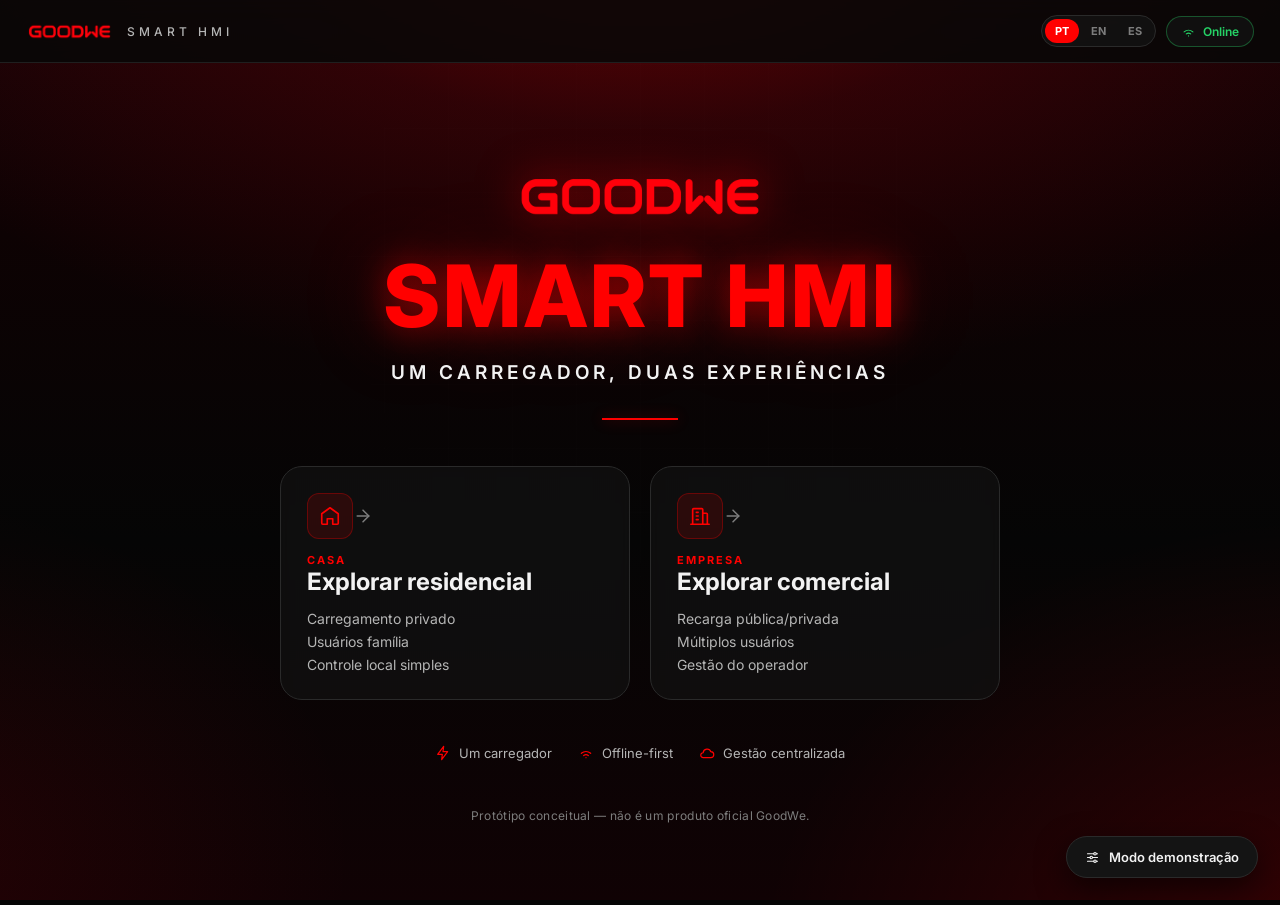
<file: goodwe-smarthmi-v2.html>
<!DOCTYPE html>
<html lang="pt-BR">
<head>
<meta charset="UTF-8">
<meta name="viewport" content="width=device-width, initial-scale=1.0">
<title>GoodWe Smart HMI — Protótipo</title>
<link rel="preconnect" href="https://fonts.googleapis.com">
<link rel="preconnect" href="https://fonts.gstatic.com" crossorigin>
<link href="https://fonts.googleapis.com/css2?family=Inter:wght@400;500;600;700;800;900&display=swap" rel="stylesheet">
<style>
:root, :root:not([data-theme="light"]), :root[data-theme="dark"]{
  --bg-0:#050505;
  --bg-1:#0c0c0c;
  --bg-2:#141414;
  --bg-3:#1c1c1c;
  --border:#2a2a2a;
  --border-soft:#1f1f1f;
  --red:#FF0000;
  --red-2:#e00010;
  --red-dim:rgba(255,0,0,.12);
  --red-glow:rgba(255,0,0,.45);
  --green:#25d366;
  --green-dim:rgba(37,211,102,.12);
  --orange:#ffa726;
  --orange-dim:rgba(255,167,38,.12);
  --text-0:#f2f2f2;
  --text-1:#b5b5b5;
  --text-2:#7d7d7d;
  --font:'Inter',-apple-system,BlinkMacSystemFont,'Segoe UI',Roboto,sans-serif;
  --r-sm:8px; --r-md:12px; --r-lg:16px; --r-xl:22px;
}
*{box-sizing:border-box;-webkit-tap-highlight-color:transparent;}
html,body{margin:0;padding:0;}
body{
  background:var(--bg-0);
  color:var(--text-0);
  font-family:var(--font);
  min-height:100vh;
  overflow-x:hidden;
  font-size:15px;
  line-height:1.5;
}
/* red/black gradient field + faint technical grid */
body::before{
  content:'';position:fixed;inset:0;z-index:-2;pointer-events:none;
  background:
    radial-gradient(1200px 700px at 50% -14%, rgba(255,0,0,.42) 0%, rgba(178,0,12,.18) 36%, rgba(0,0,0,0) 74%),
    radial-gradient(900px 700px at 105% 108%, rgba(255,0,0,.16) 0%, rgba(0,0,0,0) 65%),
    radial-gradient(800px 600px at -10% 95%, rgba(190,0,10,.12) 0%, rgba(0,0,0,0) 60%),
    linear-gradient(180deg,#160306 0%,#0d0203 26%,#050505 60%,#100204 100%);
}
body::after{
  content:'';position:fixed;inset:0;z-index:-1;pointer-events:none;opacity:.5;
  background-image:linear-gradient(rgba(255,255,255,.022) 1px,transparent 1px),
                   linear-gradient(90deg,rgba(255,255,255,.022) 1px,transparent 1px);
  background-size:64px 64px;
  mask-image:radial-gradient(circle at 50% 30%,#000 0%,transparent 78%);
  -webkit-mask-image:radial-gradient(circle at 50% 30%,#000 0%,transparent 78%);
}
button{font-family:inherit;cursor:pointer;color:var(--text-0);}
:focus-visible{outline:2px solid var(--red);outline-offset:2px;border-radius:4px;}
::selection{background:var(--red);color:#fff;}
input,select{font-family:inherit;}
@media (prefers-reduced-motion: reduce){*{animation-duration:.01ms !important;transition-duration:.01ms !important;}}

/* ---------- icons ---------- */
svg.i{width:18px;height:18px;flex:0 0 auto;display:inline-block;vertical-align:-3px;}

/* ---------- logo ---------- */
.logo{display:block;height:22px;width:auto;}
.center>.logo,.landing>.logo,.wrap-sm.center .logo{margin-left:auto;margin-right:auto;}
.logo-lg{height:64px;}
.logo-md{height:34px;}
.logo-sm{height:15px;}
.logo-glow{filter:drop-shadow(0 0 22px rgba(255,0,0,.55));}

/* ---------- top bars ---------- */
.topbar{
  display:flex;align-items:center;justify-content:space-between;gap:16px;flex-wrap:wrap;
  padding:15px 26px;background:rgba(8,8,8,.86);backdrop-filter:blur(12px);
  border-bottom:1px solid var(--border-soft);position:sticky;top:0;z-index:50;
}
.topbar-left{display:flex;align-items:center;gap:14px;background:none;border:none;padding:0;}
.topbar-left .sysname{font-size:12px;letter-spacing:4px;color:var(--text-1);font-weight:500;}
.topbar-right{display:flex;align-items:center;gap:10px;flex-wrap:wrap;}

.lang{display:flex;gap:2px;border:1px solid var(--border);border-radius:999px;padding:3px;background:rgba(20,20,20,.7);}
.lang button{border:none;background:transparent;color:var(--text-2);font-size:11px;font-weight:700;padding:5px 10px;border-radius:999px;transition:.15s;}
.lang button.on{background:var(--red);color:#fff;}
.lang button:not(.on):hover{color:var(--text-0);}

.pill{display:inline-flex;align-items:center;gap:7px;border:1px solid var(--border);background:rgba(20,20,20,.7);
  border-radius:999px;padding:7px 14px;font-size:12px;font-weight:600;color:var(--text-1);transition:.15s;}
.pill svg.i{width:15px;height:15px;}
.pill-online{border-color:rgba(37,211,102,.35);color:var(--green);}
.pill-offline{border-color:rgba(255,0,0,.45);color:var(--red);background:var(--red-dim);}
.pill-mode{border-color:rgba(255,0,0,.45);color:var(--red);background:var(--red-dim);font-weight:700;letter-spacing:1px;font-size:11px;}

/* second bar */
.subbar{
  display:flex;align-items:center;justify-content:space-between;gap:16px;flex-wrap:wrap;
  padding:0 26px;border-bottom:1px solid var(--border-soft);background:rgba(6,6,6,.7);
  position:sticky;top:57px;z-index:49;min-height:52px;
}
.tabs{display:flex;gap:4px;flex-wrap:wrap;}
.tab{background:none;border:none;border-bottom:2px solid transparent;color:var(--text-1);font-size:14px;font-weight:500;
  padding:15px 14px;display:inline-flex;align-items:center;gap:8px;transition:.15s;}
.tab:hover{color:var(--text-0);}
.tab.on{color:var(--red);border-bottom-color:var(--red);font-weight:600;}
.tab svg{width:16px;height:16px;}
.subbar-right{display:flex;align-items:center;gap:12px;font-size:11px;letter-spacing:2px;color:var(--text-2);font-weight:500;}
.ctx-label{display:inline-flex;align-items:center;gap:9px;font-size:14px;font-weight:700;color:var(--red);letter-spacing:1px;}
.ctx-label .sub{color:var(--text-2);font-weight:400;letter-spacing:0;font-size:13px;}
.ctx-label svg.i{width:17px;height:17px;}
.btn-opaccess svg.i{width:15px;height:15px;}
.btn-opaccess{border:1px solid rgba(255,0,0,.45);background:var(--red-dim);color:var(--red);font-size:12px;font-weight:600;
  padding:8px 14px;border-radius:999px;display:inline-flex;align-items:center;gap:7px;transition:.15s;}
.btn-opaccess:hover{background:rgba(255,0,0,.2);}

.offline-strip{background:linear-gradient(90deg,rgba(255,167,38,.14),rgba(255,167,38,.05));
  border-bottom:1px solid rgba(255,167,38,.25);color:var(--orange);text-align:center;
  font-size:12px;font-weight:700;letter-spacing:2px;padding:9px;}

/* ---------- layout ---------- */
.page{padding:44px 26px 110px;display:flex;flex-direction:column;align-items:center;}
.wrap{width:100%;max-width:1180px;margin:0 auto;}
.wrap-sm{width:100%;max-width:800px;margin:0 auto;}
.center{text-align:center;}
.fade{animation:fade .25s ease;}
@keyframes fade{from{opacity:0;transform:translateY(8px);}to{opacity:1;transform:none;}}

/* ---------- landing ---------- */
.landing{min-height:calc(100vh - 58px);display:flex;flex-direction:column;align-items:center;justify-content:center;
  padding:60px 24px 40px;text-align:center;}
.landing h1{
  font-size:clamp(42px,8vw,86px);font-weight:800;letter-spacing:3px;margin:26px 0 0;line-height:1;
  color:var(--red);text-shadow:0 0 34px rgba(255,0,0,.55),0 0 90px rgba(255,0,0,.25);
}
.landing .sub{margin:20px 0 0;font-size:clamp(14px,2.2vw,19px);font-weight:600;letter-spacing:4px;color:var(--text-0);}
.landing .sub .accent{color:var(--red);}
.landing .rule{width:76px;height:2px;background:var(--red);margin:30px auto 0;box-shadow:0 0 14px var(--red-glow);}
.landing .tagline{margin:26px auto 0;color:var(--text-1);font-size:14px;letter-spacing:1px;}

.choice-grid{display:grid;grid-template-columns:repeat(2,minmax(0,1fr));gap:20px;margin:46px auto 0;max-width:720px;width:100%;}
@media(max-width:660px){.choice-grid{grid-template-columns:1fr;}}
.choice{
  background:rgba(17,17,17,.78);border:1px solid var(--border);border-radius:var(--r-xl);padding:26px;
  text-align:left;transition:.2s;display:flex;flex-direction:column;gap:14px;backdrop-filter:blur(6px);
}
.choice:hover{border-color:rgba(255,0,0,.6);background:rgba(24,16,16,.85);transform:translateY(-3px);
  box-shadow:0 18px 44px rgba(0,0,0,.55),0 0 0 1px rgba(255,0,0,.12);}
.choice-head{display:flex;align-items:center;justify-content:space-between;}
.choice-ic{width:46px;height:46px;border-radius:var(--r-md);background:var(--red-dim);border:1px solid rgba(255,0,0,.3);
  display:flex;align-items:center;justify-content:center;color:var(--red);}
.choice-ic svg{width:22px;height:22px;}
.choice-arrow{color:var(--text-2);transition:.2s;display:flex;}
.choice-arrow svg.i{width:20px;height:20px;}
.choice:hover .choice-arrow{color:var(--red);transform:translateX(4px);}
.choice .eyebrow{font-size:11px;letter-spacing:2px;font-weight:700;color:var(--red);}
.choice h3{margin:0;font-size:24px;font-weight:700;}
.choice ul{list-style:none;padding:0;margin:0;display:flex;flex-direction:column;gap:6px;}
.choice li{font-size:14px;color:var(--text-1);}

.feat-row{display:flex;gap:26px;justify-content:center;flex-wrap:wrap;margin-top:44px;}
.feat{display:inline-flex;align-items:center;gap:8px;font-size:13px;color:var(--text-1);}
.feat svg{width:16px;height:16px;color:var(--red);}
.disclaimer{margin-top:44px;font-size:12px;color:var(--text-2);letter-spacing:.3px;}

/* ---------- charger screens ---------- */
.eyebrow-c{font-size:12px;letter-spacing:6px;color:var(--text-2);font-weight:500;margin-bottom:12px;}
.state-title{font-size:clamp(28px,4.4vw,40px);font-weight:800;color:var(--red);margin:0;letter-spacing:-.5px;
  text-shadow:0 0 30px rgba(255,0,0,.4);}
.state-title.neutral{color:var(--text-0);text-shadow:none;}
.avail{margin-top:10px;font-size:17px;color:var(--text-1);display:inline-flex;align-items:center;gap:8px;justify-content:center;}
.avail b{color:var(--text-0);font-size:20px;font-weight:700;}
.avail svg{width:17px;height:17px;color:var(--red);}
.vstate{margin-top:20px;font-size:15px;color:var(--text-1);display:inline-flex;align-items:center;gap:9px;}
.vstate svg{width:17px;height:17px;color:var(--text-2);}
.vstate.ok{color:var(--green);}
.vstate.ok svg{color:var(--green);}

.big-circle{
  width:190px;height:190px;border-radius:50%;background:var(--red);border:none;color:#fff;
  font-size:20px;font-weight:700;line-height:1.25;margin:44px auto;display:flex;align-items:center;justify-content:center;
  box-shadow:0 0 0 12px rgba(255,0,0,.09),0 0 60px rgba(255,0,0,.5);transition:.2s;
}
.big-circle:hover{transform:scale(1.04);box-shadow:0 0 0 16px rgba(255,0,0,.12),0 0 80px rgba(255,0,0,.65);}
.big-circle:active{transform:scale(.98);}

.stat-row{display:flex;gap:14px;justify-content:center;flex-wrap:wrap;margin-top:12px;}
.stat{background:rgba(20,20,20,.8);border:1px solid var(--border-soft);border-radius:var(--r-md);padding:16px 26px;min-width:132px;text-align:center;}
.stat .lbl{font-size:11px;letter-spacing:2px;color:var(--text-2);font-weight:500;}
.stat .val{margin-top:7px;font-size:25px;font-weight:700;color:var(--red);}
.stat .val .u{font-size:13px;color:var(--text-1);font-weight:500;margin-left:3px;}
.stat .val.plain{color:var(--text-0);}

.ring-box{position:relative;width:260px;height:260px;margin:12px auto 6px;display:flex;align-items:center;justify-content:center;}
.ring-box .inner{position:absolute;text-align:center;}
.ring-box .pct{font-size:56px;font-weight:800;color:var(--red);line-height:1;text-shadow:0 0 30px rgba(255,0,0,.4);}
.ring-box .pct.green{color:var(--green);text-shadow:0 0 30px rgba(37,211,102,.35);}
.ring-box .cap{margin-top:8px;font-size:12px;letter-spacing:3px;color:var(--text-2);}

.btn{border:1px solid var(--border);background:rgba(22,22,22,.9);border-radius:var(--r-md);padding:15px 30px;
  font-size:16px;font-weight:600;display:inline-flex;align-items:center;justify-content:center;gap:10px;transition:.15s;}
.btn:hover{background:var(--bg-3);border-color:#3a3a3a;}
.btn:active{transform:scale(.985);}
.btn svg{width:18px;height:18px;}
.btn-red{background:var(--red);border-color:var(--red);color:#fff;box-shadow:0 0 30px rgba(255,0,0,.3);}
.btn-red:hover{background:#ff2020;border-color:#ff2020;box-shadow:0 0 40px rgba(255,0,0,.45);}
.btn-danger{color:var(--red);border-color:rgba(255,0,0,.4);background:var(--red-dim);}
.btn-danger:hover{background:rgba(255,0,0,.2);}
.btn-sm{padding:9px 16px;font-size:13px;border-radius:var(--r-sm);}
.btn:disabled{opacity:.3;cursor:not-allowed;}
.btn-row{display:flex;gap:14px;justify-content:center;flex-wrap:wrap;margin-top:32px;}
.link-btn{background:none;border:none;color:var(--text-1);font-size:14px;margin-top:22px;transition:.15s;}
.link-btn:hover{color:var(--red);}

.quick-row{display:flex;gap:14px;justify-content:center;flex-wrap:wrap;margin-top:26px;}
.quick{background:rgba(20,20,20,.8);border:1px solid var(--border-soft);border-radius:var(--r-md);padding:16px 22px;
  min-width:130px;text-align:center;transition:.15s;}
.quick:hover{border-color:rgba(255,0,0,.45);background:rgba(26,18,18,.9);}
.quick svg{width:17px;height:17px;color:var(--red);}
.quick .lbl{margin-top:8px;font-size:10px;letter-spacing:1.6px;color:var(--text-2);font-weight:500;line-height:1.35;}
.quick .val{margin-top:7px;font-size:16px;font-weight:700;color:var(--text-0);}

/* scan */
.scan{width:160px;height:160px;margin:40px auto 0;border-radius:50%;border:2px solid rgba(255,0,0,.5);
  display:flex;align-items:center;justify-content:center;position:relative;color:var(--red);}
.scan svg{width:38px;height:38px;}
.scan::before,.scan::after{content:'';position:absolute;inset:-2px;border-radius:50%;border:2px solid var(--red);
  animation:ripple 1.8s ease-out infinite;}
.scan::after{animation-delay:.9s;}
@keyframes ripple{0%{transform:scale(1);opacity:.7;}100%{transform:scale(1.55);opacity:0;}}
.scan-line{position:absolute;left:8%;right:8%;height:2px;background:var(--red);box-shadow:0 0 12px var(--red);
  animation:scanmove 1.8s ease-in-out infinite;}
@keyframes scanmove{0%,100%{top:22%;}50%{top:76%;}}

/* auth methods */
.auth-row{display:flex;gap:16px;justify-content:center;flex-wrap:wrap;margin-top:22px;}
.auth{width:140px;background:rgba(20,20,20,.82);border:1px solid var(--border);border-radius:var(--r-lg);
  padding:28px 14px;transition:.2s;}
.auth:hover{border-color:rgba(255,0,0,.6);background:rgba(28,16,16,.9);transform:translateY(-3px);}
.auth svg{width:28px;height:28px;color:var(--red);}
.auth .lb{margin-top:14px;font-size:14px;font-weight:600;color:var(--text-0);}
.label-sm{font-size:11px;letter-spacing:3px;color:var(--text-2);margin:34px 0 0;}

/* info card */
.info-card{background:rgba(18,18,18,.86);border:1px solid var(--border-soft);border-radius:var(--r-lg);
  padding:8px 22px;max-width:460px;margin:22px auto 0;text-align:left;}
.info-row{display:flex;justify-content:space-between;align-items:center;gap:14px;padding:13px 0;border-bottom:1px solid var(--border-soft);font-size:14px;}
.info-row:last-child{border-bottom:none;}
.info-row .k{color:var(--text-2);}
.info-row .v{font-weight:600;color:var(--text-0);}
.info-row .v.red{color:var(--red);}

.power-row{display:flex;gap:12px;justify-content:center;flex-wrap:wrap;margin-top:20px;}
.pw{min-width:110px;background:rgba(20,20,20,.82);border:1px solid var(--border);border-radius:var(--r-md);
  padding:18px 12px;font-size:17px;font-weight:700;transition:.15s;color:var(--text-0);}
.pw:hover:not(:disabled){border-color:rgba(255,0,0,.5);}
.pw.on{border-color:var(--red);background:var(--red-dim);color:var(--red);}
.pw:disabled{opacity:.28;cursor:not-allowed;}
.note-sm{margin-top:16px;font-size:12px;color:var(--text-2);display:inline-flex;align-items:center;gap:7px;}
.note-sm svg{width:14px;height:14px;}

/* cost boxes */
.cost-row{display:flex;gap:14px;justify-content:center;flex-wrap:wrap;margin-top:16px;}
.cost{background:rgba(20,20,20,.8);border:1px solid var(--border-soft);border-radius:var(--r-md);
  padding:15px 22px;display:flex;align-items:center;gap:16px;min-width:230px;justify-content:space-between;}
.cost .lbl{font-size:11px;letter-spacing:1.6px;color:var(--text-2);display:inline-flex;align-items:center;gap:7px;}
.cost .lbl svg.i{width:15px;height:15px;}
.cost .val{font-size:19px;font-weight:700;color:var(--red);}
.cost .val.plain{color:var(--text-0);}

/* ---------- section head ---------- */
.sec-head{display:flex;align-items:center;gap:11px;margin:0 0 22px;}
.sec-head svg{width:21px;height:21px;color:var(--red);}
.sec-head h2{margin:0;font-size:23px;font-weight:700;}

/* ---------- profiles ---------- */
.prof-grid{display:grid;grid-template-columns:repeat(3,minmax(0,1fr));gap:16px;}
@media(max-width:760px){.prof-grid{grid-template-columns:1fr;}}
.prof{background:rgba(18,18,18,.86);border:1px solid var(--border-soft);border-radius:var(--r-lg);padding:22px;}
.prof-top{display:flex;align-items:center;justify-content:space-between;margin-bottom:16px;}
.prof-name{font-size:19px;font-weight:800;letter-spacing:.5px;}
.prof-badge{width:32px;height:32px;border-radius:50%;display:flex;align-items:center;justify-content:center;background:rgba(255,255,255,.05);}
.prof-badge svg{width:15px;height:15px;}
.prof-line{display:flex;align-items:center;gap:9px;font-size:14px;color:var(--text-1);padding:4px 0;}
.prof-line svg{width:14px;height:14px;color:var(--text-2);}
.c-red{color:var(--red);} .c-green{color:var(--green);} .c-orange{color:var(--orange);}
.banner{display:flex;align-items:center;gap:12px;background:rgba(18,18,18,.8);border:1px solid var(--border-soft);
  border-radius:var(--r-lg);padding:18px 22px;margin-top:20px;font-size:14px;color:var(--text-1);}
.banner svg{width:18px;height:18px;color:var(--red);flex-shrink:0;}
.foot-note{text-align:center;font-size:12px;color:var(--text-2);margin-top:18px;}

/* ---------- lists / tables ---------- */
.list-card{background:rgba(18,18,18,.86);border:1px solid var(--border-soft);border-radius:var(--r-lg);overflow:hidden;}
.list-row{display:flex;align-items:center;justify-content:space-between;gap:16px;padding:17px 22px;border-bottom:1px solid var(--border-soft);}
.list-row:last-child{border-bottom:none;}
.list-row .main{font-size:16px;font-weight:700;}
.list-row .sub{font-size:12px;color:var(--text-2);margin-top:3px;}
.list-row .side{display:inline-flex;align-items:center;gap:8px;font-size:14px;color:var(--text-1);font-weight:600;}
.list-row .side svg{width:14px;height:14px;color:var(--text-2);}

.tbl{width:100%;border-collapse:collapse;}
.tbl th{text-align:left;font-size:11px;letter-spacing:1.6px;color:var(--text-2);font-weight:500;
  padding:15px 22px;border-bottom:1px solid var(--border-soft);background:rgba(255,255,255,.02);}
.tbl th:last-child,.tbl td:last-child{text-align:right;}
.tbl td{padding:16px 22px;border-bottom:1px solid var(--border-soft);font-size:14px;color:var(--text-1);}
.tbl tr:last-child td{border-bottom:none;}
.tbl .u-cell{display:flex;align-items:center;gap:12px;}
.tbl svg.i{width:15px;height:15px;color:var(--text-2);}
.avatar{width:30px;height:30px;border-radius:50%;background:var(--red-dim);border:1px solid rgba(255,0,0,.3);
  color:var(--red);display:flex;align-items:center;justify-content:center;font-size:12px;font-weight:700;}
.u-name{color:var(--text-0);font-weight:600;}
.mono{font-variant-numeric:tabular-nums;letter-spacing:.5px;}
.sess{display:inline-flex;align-items:center;gap:6px;color:var(--text-0);font-weight:700;}
.sess svg{width:14px;height:14px;color:var(--red);}
.tbl-scroll{overflow-x:auto;}

/* status grid */
.status-grid{display:grid;grid-template-columns:repeat(2,minmax(0,1fr));gap:14px;}
@media(max-width:620px){.status-grid{grid-template-columns:1fr;}}
.status-item{display:flex;align-items:center;gap:11px;background:rgba(18,18,18,.82);border:1px solid var(--border-soft);
  border-radius:var(--r-md);padding:16px 20px;font-size:15px;color:var(--text-0);}
.status-item svg{width:17px;height:17px;color:var(--green);}

/* ---------- settings ---------- */
.set-card{background:rgba(18,18,18,.86);border:1px solid var(--border-soft);border-radius:var(--r-lg);padding:22px;margin-bottom:18px;}
.set-title{display:flex;align-items:center;gap:10px;font-size:17px;font-weight:700;margin-bottom:18px;}
.set-title svg{width:18px;height:18px;color:var(--red);}
.opt-row{display:flex;gap:12px;flex-wrap:wrap;}
.opt{flex:1;min-width:88px;background:rgba(10,10,10,.8);border:1px solid var(--border);border-radius:var(--r-md);
  padding:15px 10px;font-size:15px;font-weight:600;color:var(--text-0);transition:.15s;}
.opt:hover{border-color:rgba(255,0,0,.45);}
.opt.on{background:var(--red);border-color:var(--red);color:#fff;box-shadow:0 0 22px rgba(255,0,0,.3);}
.field-grid{display:grid;grid-template-columns:repeat(3,minmax(0,1fr));gap:14px;margin-bottom:16px;}
@media(max-width:620px){.field-grid{grid-template-columns:1fr;}}
.field label{display:block;font-size:13px;color:var(--text-1);margin-bottom:7px;}
.field input{width:100%;background:rgba(10,10,10,.85);border:1px solid var(--border);color:var(--text-0);
  border-radius:var(--r-sm);padding:12px 14px;font-size:15px;font-weight:600;}
.field input::-webkit-calendar-picker-indicator{filter:invert(.7);}
.two-col{display:grid;grid-template-columns:repeat(2,minmax(0,1fr));gap:18px;}
@media(max-width:620px){.two-col{grid-template-columns:1fr;}}
.sw-row{display:flex;align-items:center;justify-content:space-between;gap:16px;}
.sw-row .txt{font-size:15px;color:var(--text-1);}
.sw{width:52px;height:29px;border-radius:999px;background:#2e2e2e;border:none;position:relative;flex-shrink:0;transition:.2s;padding:0;}
.sw.on{background:var(--red);box-shadow:0 0 18px rgba(255,0,0,.35);}
.sw::after{content:'';position:absolute;width:23px;height:23px;border-radius:50%;background:#fff;top:3px;left:3px;transition:.2s;}
.sw.on::after{left:26px;}

/* ---------- operator ---------- */
.opbar{display:flex;align-items:center;justify-content:space-between;gap:16px;flex-wrap:wrap;padding:14px 26px;
  border-bottom:1px solid var(--border-soft);background:rgba(10,4,4,.75);}
.opbar-left{display:flex;align-items:center;gap:14px;}
.opbar .title{font-size:13px;letter-spacing:4px;font-weight:800;color:var(--red);}
.opbar .hub{font-size:13px;color:var(--text-2);}
.op-stats{display:grid;grid-template-columns:repeat(5,minmax(0,1fr));gap:14px;margin-bottom:26px;}
@media(max-width:1000px){.op-stats{grid-template-columns:repeat(3,minmax(0,1fr));}}
@media(max-width:620px){.op-stats{grid-template-columns:repeat(2,minmax(0,1fr));}}
.op-stat{background:rgba(18,18,18,.86);border:1px solid var(--border-soft);border-radius:var(--r-lg);padding:20px;}
.op-stat .hd{display:flex;align-items:center;gap:8px;font-size:11px;letter-spacing:1.4px;color:var(--text-2);}
.op-stat .hd svg{width:15px;height:15px;}
.op-stat .n{margin-top:10px;font-size:34px;font-weight:800;line-height:1;}

.st-grid{display:grid;grid-template-columns:repeat(4,minmax(0,1fr));gap:16px;}
@media(max-width:980px){.st-grid{grid-template-columns:repeat(2,minmax(0,1fr));}}
@media(max-width:560px){.st-grid{grid-template-columns:1fr;}}
.st{background:rgba(18,18,18,.86);border:1px solid var(--border-soft);border-radius:var(--r-lg);padding:18px 20px;
  text-align:left;transition:.15s;}
.st:hover{border-color:rgba(255,0,0,.45);background:rgba(26,18,18,.9);transform:translateY(-2px);}
.st .row1{display:flex;align-items:center;justify-content:space-between;}
.st .id{font-size:15px;font-weight:700;letter-spacing:.5px;}
.st .dot{width:9px;height:9px;border-radius:50%;}
.st .status{margin-top:9px;font-size:12px;font-weight:700;letter-spacing:1px;}
.st .meta{margin-top:7px;font-size:13px;color:var(--text-1);}
.s-charging .dot{background:var(--red);box-shadow:0 0 9px var(--red);} .s-charging .status{color:var(--red);}
.s-available .dot{background:var(--green);box-shadow:0 0 9px var(--green);} .s-available .status{color:var(--green);}
.s-maintenance .dot{background:var(--orange);box-shadow:0 0 9px var(--orange);} .s-maintenance .status{color:var(--orange);}
.s-error .dot{background:var(--red);box-shadow:0 0 12px var(--red);animation:blink 1.3s infinite;} .s-error .status{color:var(--red);}
@keyframes blink{0%,100%{opacity:1;}50%{opacity:.3;}}

.load-cards{display:grid;grid-template-columns:repeat(3,minmax(0,1fr));gap:16px;margin-bottom:22px;}
@media(max-width:820px){.load-cards{grid-template-columns:1fr;}}
.load-card{background:rgba(18,18,18,.86);border:1px solid var(--border-soft);border-radius:var(--r-lg);padding:20px;}
.load-card .lbl{font-size:11px;letter-spacing:1.6px;color:var(--text-2);}
.load-card .lbl svg.i{width:15px;height:15px;}
.load-card .big{margin-top:8px;font-size:32px;font-weight:800;color:var(--red);}
.load-card.ok{border-color:rgba(37,211,102,.3);background:rgba(12,26,17,.7);}
.load-card.ok .big{color:var(--green);font-size:26px;display:flex;align-items:center;gap:9px;}
.load-card.ok .big svg{width:22px;height:22px;}
.demand-track{margin-top:14px;height:7px;background:rgba(255,255,255,.07);border-radius:999px;overflow:hidden;}
.demand-fill{height:100%;background:var(--red);border-radius:999px;transition:width .35s ease;box-shadow:0 0 12px rgba(255,0,0,.5);}
.demand-fill.over{background:var(--orange);box-shadow:0 0 12px rgba(255,167,38,.5);}
input[type=range]{width:100%;accent-color:var(--red);margin-top:12px;}

.bars-card{background:rgba(18,18,18,.86);border:1px solid var(--border-soft);border-radius:var(--r-lg);overflow:hidden;}
.bars-head{padding:14px 22px;font-size:11px;letter-spacing:1.6px;color:var(--text-2);border-bottom:1px solid var(--border-soft);}
.bar-row{display:flex;align-items:center;gap:16px;padding:13px 22px;border-bottom:1px solid var(--border-soft);}
.bar-row:last-child{border-bottom:none;}
.bar-row .nm{display:flex;align-items:center;gap:9px;width:150px;flex-shrink:0;font-size:13px;font-weight:700;letter-spacing:.5px;}
.bar-row .nm svg{width:14px;height:14px;color:var(--red);}
.bar-track{display:block;flex:1;height:8px;background:rgba(255,255,255,.07);border-radius:999px;overflow:hidden;min-width:60px;}
.bar-fill{display:block;height:100%;background:var(--red);border-radius:999px;transition:width .35s ease;box-shadow:0 0 10px rgba(255,0,0,.45);}
.bar-fill.throttled{background:var(--orange);box-shadow:0 0 10px rgba(255,167,38,.45);}
.bar-val{width:96px;text-align:right;font-size:13px;font-weight:700;color:var(--text-0);flex-shrink:0;}

.rep-cards{display:grid;grid-template-columns:repeat(3,minmax(0,1fr));gap:16px;margin-bottom:22px;}
@media(max-width:820px){.rep-cards{grid-template-columns:1fr;}}
.chart-grid{display:grid;grid-template-columns:repeat(2,minmax(0,1fr));gap:16px;margin-bottom:16px;}
@media(max-width:900px){.chart-grid{grid-template-columns:1fr;}}
.chart-card{background:rgba(18,18,18,.86);border:1px solid var(--border-soft);border-radius:var(--r-lg);padding:20px;}
.chart-card h4{margin:0 0 14px;font-size:15px;font-weight:600;color:var(--text-0);}
.chart-card>svg{width:100%;height:auto;display:block;}
.chart-card h4 svg.i{width:16px;height:16px;}

.cfg-grid{display:grid;grid-template-columns:repeat(5,minmax(0,1fr));gap:16px;}
@media(max-width:1000px){.cfg-grid{grid-template-columns:repeat(3,minmax(0,1fr));}}
@media(max-width:620px){.cfg-grid{grid-template-columns:repeat(2,minmax(0,1fr));}}
.cfg{background:rgba(18,18,18,.86);border:1px solid var(--border-soft);border-radius:var(--r-lg);padding:24px 14px;
  text-align:center;transition:.15s;}
.cfg:hover{border-color:rgba(255,0,0,.45);background:rgba(26,18,18,.9);transform:translateY(-2px);}
.cfg svg{width:21px;height:21px;color:var(--red);}
.cfg .nm{margin-top:12px;font-size:14px;color:var(--text-0);font-weight:500;}

.back-btn{display:inline-flex;align-items:center;gap:8px;background:none;border:none;color:var(--text-1);
  font-size:14px;margin-bottom:18px;transition:.15s;}
.back-btn:hover{color:var(--red);}
.back-btn svg{width:16px;height:16px;}

/* detail grid */
.det-grid{display:grid;grid-template-columns:1.25fr 1fr;gap:18px;}
@media(max-width:860px){.det-grid{grid-template-columns:1fr;}}
.det-card{background:rgba(18,18,18,.86);border:1px solid var(--border-soft);border-radius:var(--r-lg);padding:8px 22px;}
.det-card.pad{padding:22px;}
.det-card h4{margin:0 0 14px;font-size:15px;font-weight:600;}

/* ---------- modal ---------- */
.ov{position:fixed;inset:0;background:rgba(0,0,0,.72);backdrop-filter:blur(4px);display:flex;align-items:center;
  justify-content:center;z-index:120;padding:22px;animation:fade .2s ease;}
.ov-bg{position:absolute;inset:0;border:none;background:transparent;padding:0;}
.ov .modal{position:relative;z-index:1;}
.modal{background:#121212;border:1px solid var(--border);border-radius:var(--r-xl);padding:26px;max-width:460px;width:100%;
  box-shadow:0 30px 70px rgba(0,0,0,.7);}
.modal-head{display:flex;align-items:center;justify-content:space-between;gap:14px;margin-bottom:18px;}
.modal-head .t{display:flex;align-items:center;gap:10px;font-size:19px;font-weight:700;}
.modal-head .t svg{width:19px;height:19px;color:var(--red);}
.modal-x{background:none;border:none;color:var(--text-2);display:flex;padding:4px;}
.modal-x:hover{color:var(--text-0);}
.modal-x svg{width:19px;height:19px;}
.modal p{color:var(--text-1);font-size:14px;margin:0 0 20px;}
.modal-actions{display:flex;gap:12px;margin-top:22px;}
.modal-actions .btn{flex:1;font-size:15px;padding:13px 20px;}
.modal-lock{display:flex;align-items:center;gap:8px;font-size:12px;color:var(--text-2);margin-top:14px;}
.modal-lock svg{width:14px;height:14px;}

/* sync */
.sync-track{height:5px;background:rgba(255,255,255,.08);border-radius:999px;overflow:hidden;margin:6px 0 20px;}
.sync-fill{height:100%;background:var(--red);width:0;border-radius:999px;transition:width .3s linear;box-shadow:0 0 14px rgba(255,0,0,.6);}
.sync-item{display:flex;align-items:center;gap:10px;padding:9px 0;font-size:14px;color:var(--text-2);
  opacity:.35;transition:.3s;}
.sync-item.on{opacity:1;color:var(--text-0);}
.sync-item svg{width:16px;height:16px;color:var(--green);}
.sync-done{margin-top:16px;text-align:center;color:var(--green);font-weight:700;letter-spacing:2px;font-size:13px;}

/* demo panel */
.demo-fab{position:fixed;bottom:22px;right:22px;z-index:110;background:#141414;border:1px solid var(--border);
  color:var(--text-0);font-size:13px;font-weight:600;padding:12px 18px;border-radius:999px;
  display:inline-flex;align-items:center;gap:9px;box-shadow:0 10px 30px rgba(0,0,0,.6);transition:.15s;}
.demo-fab:hover{border-color:rgba(255,0,0,.5);color:var(--red);}
.demo-fab svg{width:15px;height:15px;}
.demo-panel{position:fixed;bottom:80px;right:22px;z-index:111;width:312px;max-height:74vh;overflow-y:auto;
  background:#111;border:1px solid var(--border);border-radius:var(--r-xl);padding:20px;
  box-shadow:0 26px 60px rgba(0,0,0,.75);animation:fade .2s ease;}
.demo-panel h4{margin:0;font-size:17px;font-weight:700;}
.demo-sec{font-size:10px;letter-spacing:2px;color:var(--text-2);margin:18px 0 9px;}
.demo-grid{display:grid;grid-template-columns:1fr 1fr;gap:9px;}
.demo-grid.one{grid-template-columns:1fr;}
.demo-grid.four{grid-template-columns:repeat(4,1fr);}
.db{background:#191919;border:1px solid var(--border-soft);border-radius:var(--r-sm);color:var(--text-0);
  font-size:12px;font-weight:500;padding:11px 10px;display:inline-flex;align-items:center;justify-content:center;gap:6px;transition:.15s;}
.db:hover{border-color:#3a3a3a;}
.db svg{width:13px;height:13px;}
.db.red{color:var(--red);border-color:rgba(255,0,0,.35);background:rgba(255,0,0,.07);}
.db.red:hover{background:rgba(255,0,0,.15);}
.db.orange{color:var(--orange);border-color:rgba(255,167,38,.35);background:rgba(255,167,38,.07);}
.db.orange:hover{background:rgba(255,167,38,.15);}
</style>
</head>
<body>
<div id="app"></div>

<script>
(function(){
"use strict";

/* =============== logo =============== */
var LOGO = "[data-uri]";
function logo(cls){ return '<img src="'+LOGO+'" alt="GoodWe" class="logo '+(cls||'')+'">'; }

/* =============== icons (inline svg, stroke=currentColor) =============== */
var I = {
  home:'<path d="M3 9.5 12 3l9 6.5V20a1 1 0 0 1-1 1h-5v-6H9v6H4a1 1 0 0 1-1-1z"/>',
  building:'<path d="M4 21V5a1 1 0 0 1 1-1h9a1 1 0 0 1 1 1v16"/><path d="M15 9h4a1 1 0 0 1 1 1v11"/><path d="M8 8h2M8 12h2M8 16h2"/><path d="M2 21h20"/>',
  arrow:'<path d="M5 12h14"/><path d="m12 5 7 7-7 7"/>',
  arrowleft:'<path d="M19 12H5"/><path d="m12 19-7-7 7-7"/>',
  zap:'<path d="M13 2 4 14h7l-1 8 9-12h-7z"/>',
  plug:'<path d="M9 2v6M15 2v6"/><path d="M6 8h12v3a6 6 0 0 1-6 6 6 6 0 0 1-6-6z"/><path d="M12 17v5"/>',
  wifi:'<path d="M5 12.5a11 11 0 0 1 14 0"/><path d="M8.5 15.8a6 6 0 0 1 7 0"/><path d="M12 19h.01"/>',
  wifioff:'<path d="m2 2 20 20"/><path d="M5 12.5a11 11 0 0 1 5-2.7"/><path d="M19 12.5a11 11 0 0 0-4-2.5"/><path d="M8.5 15.8a6 6 0 0 1 3-1.6"/><path d="M12 19h.01"/>',
  users:'<path d="M16 21v-2a4 4 0 0 0-4-4H6a4 4 0 0 0-4 4v2"/><circle cx="9" cy="7" r="4"/><path d="M22 21v-2a4 4 0 0 0-3-3.87"/><path d="M16 3.13a4 4 0 0 1 0 7.75"/>',
  activity:'<path d="M22 12h-4l-3 9L9 3l-3 9H2"/>',
  settings:'<circle cx="12" cy="12" r="3"/><path d="M19.4 15a1.7 1.7 0 0 0 .3 1.9l.1.1a2 2 0 1 1-2.8 2.8l-.1-.1a1.7 1.7 0 0 0-1.9-.3 1.7 1.7 0 0 0-1 1.5V21a2 2 0 1 1-4 0v-.1a1.7 1.7 0 0 0-1.1-1.5 1.7 1.7 0 0 0-1.9.3l-.1.1a2 2 0 1 1-2.8-2.8l.1-.1a1.7 1.7 0 0 0 .3-1.9 1.7 1.7 0 0 0-1.5-1H3a2 2 0 1 1 0-4h.1A1.7 1.7 0 0 0 4.6 8.6a1.7 1.7 0 0 0-.3-1.9l-.1-.1a2 2 0 1 1 2.8-2.8l.1.1a1.7 1.7 0 0 0 1.9.3H9a1.7 1.7 0 0 0 1-1.5V3a2 2 0 1 1 4 0v.1a1.7 1.7 0 0 0 1 1.5 1.7 1.7 0 0 0 1.9-.3l.1-.1a2 2 0 1 1 2.8 2.8l-.1.1a1.7 1.7 0 0 0-.3 1.9V9a1.7 1.7 0 0 0 1.5 1H21a2 2 0 1 1 0 4h-.1a1.7 1.7 0 0 0-1.5 1z"/>',
  grid:'<rect x="3" y="3" width="7" height="7" rx="1"/><rect x="14" y="3" width="7" height="7" rx="1"/><rect x="3" y="14" width="7" height="7" rx="1"/><rect x="14" y="14" width="7" height="7" rx="1"/>',
  gauge:'<circle cx="12" cy="12" r="9"/><path d="m15.5 8.5-3.5 3.5"/>',
  chart:'<path d="M3 3v18h18"/><rect x="7" y="12" width="3" height="6"/><rect x="12" y="8" width="3" height="10"/><rect x="17" y="4" width="3" height="14"/>',
  calendar:'<rect x="3" y="4" width="18" height="18" rx="2"/><path d="M16 2v4M8 2v4M3 10h18"/>',
  clock:'<circle cx="12" cy="12" r="9"/><path d="M12 7v5l3 2"/>',
  lock:'<rect x="4" y="11" width="16" height="10" rx="2"/><path d="M8 11V7a4 4 0 0 1 8 0v4"/>',
  unlock:'<rect x="4" y="11" width="16" height="10" rx="2"/><path d="M8 11V7a4 4 0 0 1 7.5-2"/>',
  card:'<rect x="2" y="5" width="20" height="14" rx="2"/><path d="M2 10h20"/>',
  qr:'<rect x="3" y="3" width="7" height="7" rx="1"/><rect x="14" y="3" width="7" height="7" rx="1"/><rect x="3" y="14" width="7" height="7" rx="1"/><path d="M14 14h3v3h-3zM19 19h2v2h-2zM14 19h2M19 14h2"/>',
  phone:'<rect x="6" y="2" width="12" height="20" rx="2"/><path d="M11 18h2"/>',
  check:'<circle cx="12" cy="12" r="9"/><path d="m8.5 12.2 2.3 2.3 4.7-4.7"/>',
  alert:'<path d="M10.3 3.9 2 18a2 2 0 0 0 1.7 3h16.6a2 2 0 0 0 1.7-3L13.7 3.9a2 2 0 0 0-3.4 0"/><path d="M12 9v4M12 17h.01"/>',
  play:'<path d="M6 4l14 8-14 8z"/>',
  pause:'<rect x="6" y="4" width="4" height="16" rx="1"/><rect x="14" y="4" width="4" height="16" rx="1"/>',
  stop:'<rect x="5" y="5" width="14" height="14" rx="2"/>',
  refresh:'<path d="M3 12a9 9 0 0 1 15.5-6.2L21 8"/><path d="M21 3v5h-5"/><path d="M21 12a9 9 0 0 1-15.5 6.2L3 16"/><path d="M3 21v-5h5"/>',
  sliders:'<path d="M4 6h10M18 6h2M4 12h4M12 12h8M4 18h10M18 18h2"/><circle cx="16" cy="6" r="2"/><circle cx="10" cy="12" r="2"/><circle cx="16" cy="18" r="2"/>',
  battery:'<rect x="2" y="7" width="17" height="10" rx="2"/><path d="M22 11v2"/>',
  wrench:'<path d="M14.7 6.3a4 4 0 0 0 5.3 5.2l-9 9a2.8 2.8 0 0 1-4-4l9-9z"/>',
  shield:'<path d="M12 22s8-4 8-10V5l-8-3-8 3v7c0 6 8 10 8 10"/>',
  dollar:'<path d="M12 2v20"/><path d="M17 6.5c0-2-2.2-3-5-3s-5 1-5 3.2S9 10 12 10.5s5 1.3 5 3.3-2.2 3.2-5 3.2-5-1-5-3"/>',
  wallet:'<path d="M3 7a2 2 0 0 1 2-2h13a1 1 0 0 1 1 1v2"/><path d="M3 7v11a2 2 0 0 0 2 2h14a2 2 0 0 0 2-2v-8H6a3 3 0 0 1-3-3"/><path d="M17 14h.01"/>',
  cloud:'<path d="M17.5 19a4.5 4.5 0 0 0 .3-9 6 6 0 0 0-11.6 1.6A3.7 3.7 0 0 0 6.5 19z"/>',
  chip:'<rect x="7" y="7" width="10" height="10" rx="2"/><path d="M10 2v3M14 2v3M10 19v3M14 19v3M2 10h3M2 14h3M19 10h3M19 14h3"/>',
  x:'<path d="M18 6 6 18M6 6l12 12"/>',
  thermo:'<path d="M14 14.8V5a2 2 0 1 0-4 0v9.8a4 4 0 1 0 4 0"/>',
  bolt2:'<path d="M13 2 4 14h7l-1 8 9-12h-7z"/>',
  link:'<path d="M10 13a5 5 0 0 0 7 0l2-2a5 5 0 0 0-7-7l-1 1"/><path d="M14 11a5 5 0 0 0-7 0l-2 2a5 5 0 0 0 7 7l1-1"/>'
};
function ic(name, cls){
  return '<svg viewBox="0 0 24 24" fill="none" stroke="currentColor" stroke-width="1.8" stroke-linecap="round" stroke-linejoin="round" class="i '+(cls||'')+'">'+(I[name]||'')+'</svg>';
}

/* =============== i18n =============== */
var TR={
pt:{
 smart_sub:'UM CARREGADOR, DUAS EXPERIÊNCIAS',
 disclaimer:'Protótipo conceitual — não é um produto oficial GoodWe.',
 f1:'Um carregador', f2:'Offline-first', f3:'Gestão centralizada',
 explore_res:'Explorar residencial', explore_com:'Explorar comercial',
 home:'CASA', business:'EMPRESA', residential:'Residencial', commercial:'Comercial',
 res_l1:'Carregamento privado', res_l2:'Usuários família', res_l3:'Controle local simples',
 com_l1:'Recarga pública/privada', com_l2:'Múltiplos usuários', com_l3:'Gestão do operador',
 onb_q:'Como este carregador será usado?', onb_foot:'Um carregador · duas experiências · o software define o ambiente',
 back:'Voltar', close:'Fechar', save:'Salvar', confirm:'Confirmar', cancel:'Cancelar',
 online:'Online', offline:'Offline', local_cloud:'LOCAL + CLOUD', cloud_local:'CLOUD + LOCAL',
 RESIDENCIAL:'RESIDENCIAL', COMERCIAL:'COMERCIAL',
 nav_charger:'Carregador', nav_profiles:'Perfis', nav_activity:'Atividade', nav_settings:'Configurações',
 nav_stations:'Estações', nav_users:'Usuários', nav_ops:'Operações', nav_reports:'Relatórios',
 ready:'Pronto para carregar', available:'Disponível',
 v_not_conn:'Veículo não conectado', v_conn:'Veículo conectado', connect_v:'Conectar veículo', connecting:'Conectando...',
 disconnect:'Desconectar',
 power:'POTÊNCIA', energy:'ENERGIA', time:'TEMPO', lockL:'BLOQUEIO', eta:'ETA', target:'ALVO',
 off:'OFF', on:'ON', enabled:'Ativo', disabled:'Desativado',
 start_charge:'Iniciar carregamento', pause_charge:'Pausar carregamento', stop_charge:'Parar carregamento',
 resume_charge:'Retomar carregamento', charging:'CARREGANDO', paused:'PAUSADO', completed:'CONCLUÍDO',
 new_session:'Nova sessão',
 curr_limit:'Limite de corrente', curr_limit_s:'LIMITE DE<br>CORRENTE', schedule:'Agendamento', timer:'Timer',
 lock:'Bloqueio', load_mgmt:'Gestão de carga', start_t:'Início', end_t:'Fim', target_l:'Alvo',
 fam_profiles:'Perfis familiares', sync_local:'Os perfis são sincronizados localmente e permanecem disponíveis sem internet.',
 rfid_foot:'Perfis RFID configurados via App/Web · armazenados localmente no carregador',
 activity:'Atividade', sys_status:'Status do sistema',
 d_power:'Potência', d_temp:'Temperatura', d_veh:'Comunicação veículo', d_safe:'Segurança', d_ctrl:'Controlador local',
 auth_method:'MÉTODO DE AUTENTICAÇÃO', rfid:'RFID', qr:'QR Code', app:'App',
 detecting:'Detectando...', rfid_detected:'RFID detectado', account:'Conta', personal:'Personal',
 payment:'Pagamento', tariff:'Tarifa', avail_power:'Potência disponível',
 select_power:'Selecionar potência', power_limit_note:'Limite de potência configurado pelo operador da estação.',
 est_cost:'CUSTO ESTIMADO', est_remain:'RESTANTE ESTIMADO',
 op_access:'Acessar plataforma do operador', op_mode:'MODO OPERADOR', hub:'GoodWe Charging Hub',
 st_total:'ESTAÇÕES TOTAIS', st_charging:'CARREGANDO', st_avail:'DISPONÍVEIS', st_maint:'EM MANUTENÇÃO', st_err:'COM ERRO',
 s_available:'DISPONÍVEL', s_charging:'CARREGANDO', s_maintenance:'MANUTENÇÃO', s_error:'ERRO',
 users:'Usuários', user:'USUÁRIO', rfid_card:'CARTÃO RFID', paymentU:'PAGAMENTO', sessions:'SESSÕES',
 load_title:'Gestão de carga', site_limit:'LIMITE DE POTÊNCIA DO SITE', cur_demand:'DEMANDA ATUAL',
 lm_state:'GESTÃO DE CARGA', active:'Ativo',
 reports:'Relatórios', r_energy:'ENERGIA', r_sessions:'SESSÕES', r_cost:'CUSTO ESTIMADO',
 this_week:'esta semana', est_revenue:'receita estimada',
 ch_energy:'Energia · kWh / dia', ch_sessions:'Sessões / dia', ch_revenue:'Receita estimada · R$',
 settings:'Configurações', restricted:'Restrito ao operador',
 station:'STATION', status:'STATUS', session:'SESSÃO', cost:'CUSTO',
 err_title:'Erro de comunicação com o veículo', try_again:'Tentar novamente',
 local_diag:'Diagnóstico local', contact_op:'Contatar operador',
 offline_active:'OPERAÇÃO LOCAL ATIVA — FUNÇÕES ESSENCIAIS DISPONÍVEIS',
 conn_restored:'Conexão restabelecida', syncing:'Sincronizando dados locais...', sync_done:'SINCRONIZAÇÃO CONCLUÍDA',
 sy1:'Sessões de carregamento', sy2:'Dados de energia', sy3:'Atividade de usuários', sy4:'Configurações', sy5:'Eventos', sy6:'Registros de pagamento',
 demo:'Modo demonstração', d_conn:'CONEXÃO', d_veh_s:'VEÍCULO', d_state:'ESTADO', d_batt:'BATERIA',
 d_auth:'AUTENTICAÇÃO', d_op:'OPERADOR',
 d_connected:'Conectado', d_disconnected:'Desconectado', d_charge:'Carregar', d_pause:'Pausar',
 d_finish:'Concluir', d_error:'Erro', d_rfid:'RFID detectado',
 d_high:'Alta demanda (280 kW)', d_norm:'Demanda normal (300 kW)', d_st3:'Station 03: erro', d_reset:'Resetar demo',
 cfg_users:'Usuários', cfg_rfid:'RFID', cfg_pay:'Pagamentos', cfg_tariff:'Tarifas', cfg_limits:'Limites de potência',
 cfg_load:'Gestão de carga', cfg_sched:'Agendamento', cfg_rep:'Relatórios', cfg_energy:'Energia', cfg_maint:'Manutenção',
 cfg_diag:'Diagnósticos', cfg_net:'Rede', cfg_fw:'Firmware', cfg_int:'Integrações', cfg_adm:'Administração',
 days:['Seg','Ter','Qua','Qui','Sex','Sáb','Dom'], weekends:'FINS DE SEMANA'
},
en:{
 smart_sub:'ONE CHARGER, TWO EXPERIENCES',
 disclaimer:'Concept prototype — not an official GoodWe product.',
 f1:'One charger', f2:'Offline-first', f3:'Centralized management',
 explore_res:'Explore residential', explore_com:'Explore commercial',
 home:'HOME', business:'BUSINESS', residential:'Residential', commercial:'Commercial',
 res_l1:'Private charging', res_l2:'Family users', res_l3:'Simple local control',
 com_l1:'Public/private charging', com_l2:'Multiple users', com_l3:'Operator management',
 onb_q:'How will this charger be used?', onb_foot:'One charger · two experiences · software defines the environment',
 back:'Back', close:'Close', save:'Save', confirm:'Confirm', cancel:'Cancel',
 online:'Online', offline:'Offline', local_cloud:'LOCAL + CLOUD', cloud_local:'CLOUD + LOCAL',
 RESIDENCIAL:'RESIDENTIAL', COMERCIAL:'COMMERCIAL',
 nav_charger:'Charger', nav_profiles:'Profiles', nav_activity:'Activity', nav_settings:'Settings',
 nav_stations:'Stations', nav_users:'Users', nav_ops:'Operations', nav_reports:'Reports',
 ready:'Ready to charge', available:'Available',
 v_not_conn:'Vehicle not connected', v_conn:'Vehicle connected', connect_v:'Connect vehicle', connecting:'Connecting...',
 disconnect:'Disconnect',
 power:'POWER', energy:'ENERGY', time:'TIME', lockL:'LOCK', eta:'ETA', target:'TARGET',
 off:'OFF', on:'ON', enabled:'Enabled', disabled:'Disabled',
 start_charge:'Start charging', pause_charge:'Pause charging', stop_charge:'Stop charging',
 resume_charge:'Resume charging', charging:'CHARGING', paused:'PAUSED', completed:'COMPLETED',
 new_session:'New session',
 curr_limit:'Current limit', curr_limit_s:'CURRENT<br>LIMIT', schedule:'Schedule', timer:'Timer',
 lock:'Lock', load_mgmt:'Load management', start_t:'Start', end_t:'End', target_l:'Target',
 fam_profiles:'Family profiles', sync_local:'Profiles are synchronized locally and remain available without internet.',
 rfid_foot:'RFID profiles configured via App/Web · stored locally on the charger',
 activity:'Activity', sys_status:'System status',
 d_power:'Power', d_temp:'Temperature', d_veh:'Vehicle communication', d_safe:'Safety', d_ctrl:'Local controller',
 auth_method:'AUTHENTICATION METHOD', rfid:'RFID', qr:'QR Code', app:'App',
 detecting:'Detecting...', rfid_detected:'RFID detected', account:'Account', personal:'Personal',
 payment:'Payment', tariff:'Tariff', avail_power:'Available power',
 select_power:'Select power', power_limit_note:'Power limit configured by station operator.',
 est_cost:'ESTIMATED COST', est_remain:'ESTIMATED REMAINING',
 op_access:'Open operator platform', op_mode:'OPERATOR MODE', hub:'GoodWe Charging Hub',
 st_total:'TOTAL STATIONS', st_charging:'CHARGING', st_avail:'AVAILABLE', st_maint:'MAINTENANCE', st_err:'ERROR',
 s_available:'AVAILABLE', s_charging:'CHARGING', s_maintenance:'MAINTENANCE', s_error:'ERROR',
 users:'Users', user:'USER', rfid_card:'RFID CARD', paymentU:'PAYMENT', sessions:'SESSIONS',
 load_title:'Load management', site_limit:'SITE POWER LIMIT', cur_demand:'CURRENT DEMAND',
 lm_state:'LOAD MANAGEMENT', active:'Active',
 reports:'Reports', r_energy:'ENERGY', r_sessions:'SESSIONS', r_cost:'ESTIMATED COST',
 this_week:'this week', est_revenue:'estimated revenue',
 ch_energy:'Energy · kWh / day', ch_sessions:'Sessions / day', ch_revenue:'Estimated revenue · R$',
 settings:'Settings', restricted:'Operator restricted',
 station:'STATION', status:'STATUS', session:'SESSION', cost:'COST',
 err_title:'Vehicle communication error', try_again:'Try again',
 local_diag:'Local diagnostics', contact_op:'Contact operator',
 offline_active:'LOCAL OPERATION ACTIVE — ESSENTIAL FUNCTIONS AVAILABLE',
 conn_restored:'Connection restored', syncing:'Syncing local data...', sync_done:'SYNC COMPLETE',
 sy1:'Charging sessions', sy2:'Energy data', sy3:'User activity', sy4:'Settings', sy5:'Events', sy6:'Payment records',
 demo:'Demo mode', d_conn:'CONNECTION', d_veh_s:'VEHICLE', d_state:'STATE', d_batt:'BATTERY',
 d_auth:'AUTHENTICATION', d_op:'OPERATOR',
 d_connected:'Connected', d_disconnected:'Disconnected', d_charge:'Charge', d_pause:'Pause',
 d_finish:'Complete', d_error:'Error', d_rfid:'RFID detected',
 d_high:'High demand (280 kW)', d_norm:'Normal demand (300 kW)', d_st3:'Station 03: error', d_reset:'Reset demo',
 cfg_users:'Users', cfg_rfid:'RFID', cfg_pay:'Payments', cfg_tariff:'Tariffs', cfg_limits:'Power limits',
 cfg_load:'Load management', cfg_sched:'Scheduling', cfg_rep:'Reports', cfg_energy:'Energy', cfg_maint:'Maintenance',
 cfg_diag:'Diagnostics', cfg_net:'Network', cfg_fw:'Firmware', cfg_int:'Integrations', cfg_adm:'Administration',
 days:['Mon','Tue','Wed','Thu','Fri','Sat','Sun'], weekends:'WEEKENDS'
},
es:{
 smart_sub:'UN CARGADOR, DOS EXPERIENCIAS',
 disclaimer:'Prototipo conceptual — no es un producto oficial GoodWe.',
 f1:'Un cargador', f2:'Offline-first', f3:'Gestión centralizada',
 explore_res:'Explorar residencial', explore_com:'Explorar comercial',
 home:'CASA', business:'EMPRESA', residential:'Residencial', commercial:'Comercial',
 res_l1:'Carga privada', res_l2:'Usuarios familia', res_l3:'Control local simple',
 com_l1:'Carga pública/privada', com_l2:'Múltiples usuarios', com_l3:'Gestión del operador',
 onb_q:'¿Cómo se usará este cargador?', onb_foot:'Un cargador · dos experiencias · el software define el entorno',
 back:'Volver', close:'Cerrar', save:'Guardar', confirm:'Confirmar', cancel:'Cancelar',
 online:'En línea', offline:'Sin conexión', local_cloud:'LOCAL + CLOUD', cloud_local:'CLOUD + LOCAL',
 RESIDENCIAL:'RESIDENCIAL', COMERCIAL:'COMERCIAL',
 nav_charger:'Cargador', nav_profiles:'Perfiles', nav_activity:'Actividad', nav_settings:'Ajustes',
 nav_stations:'Estaciones', nav_users:'Usuarios', nav_ops:'Operaciones', nav_reports:'Informes',
 ready:'Listo para cargar', available:'Disponible',
 v_not_conn:'Vehículo no conectado', v_conn:'Vehículo conectado', connect_v:'Conectar vehículo', connecting:'Conectando...',
 disconnect:'Desconectar',
 power:'POTENCIA', energy:'ENERGÍA', time:'TIEMPO', lockL:'BLOQUEO', eta:'ETA', target:'META',
 off:'OFF', on:'ON', enabled:'Activo', disabled:'Desactivado',
 start_charge:'Iniciar carga', pause_charge:'Pausar carga', stop_charge:'Detener carga',
 resume_charge:'Reanudar carga', charging:'CARGANDO', paused:'PAUSADO', completed:'COMPLETADO',
 new_session:'Nueva sesión',
 curr_limit:'Límite de corriente', curr_limit_s:'LÍMITE DE<br>CORRIENTE', schedule:'Programación', timer:'Timer',
 lock:'Bloqueo', load_mgmt:'Gestión de carga', start_t:'Inicio', end_t:'Fin', target_l:'Meta',
 fam_profiles:'Perfiles familiares', sync_local:'Los perfiles se sincronizan localmente y siguen disponibles sin internet.',
 rfid_foot:'Perfiles RFID configurados vía App/Web · almacenados localmente en el cargador',
 activity:'Actividad', sys_status:'Estado del sistema',
 d_power:'Potencia', d_temp:'Temperatura', d_veh:'Comunicación vehículo', d_safe:'Seguridad', d_ctrl:'Controlador local',
 auth_method:'MÉTODO DE AUTENTICACIÓN', rfid:'RFID', qr:'Código QR', app:'App',
 detecting:'Detectando...', rfid_detected:'RFID detectado', account:'Cuenta', personal:'Personal',
 payment:'Pago', tariff:'Tarifa', avail_power:'Potencia disponible',
 select_power:'Seleccionar potencia', power_limit_note:'Límite de potencia configurado por el operador.',
 est_cost:'COSTO ESTIMADO', est_remain:'RESTANTE ESTIMADO',
 op_access:'Acceder a la plataforma del operador', op_mode:'MODO OPERADOR', hub:'GoodWe Charging Hub',
 st_total:'ESTACIONES TOTALES', st_charging:'CARGANDO', st_avail:'DISPONIBLES', st_maint:'EN MANTENIMIENTO', st_err:'CON ERROR',
 s_available:'DISPONIBLE', s_charging:'CARGANDO', s_maintenance:'MANTENIMIENTO', s_error:'ERROR',
 users:'Usuarios', user:'USUARIO', rfid_card:'TARJETA RFID', paymentU:'PAGO', sessions:'SESIONES',
 load_title:'Gestión de carga', site_limit:'LÍMITE DE POTENCIA DEL SITIO', cur_demand:'DEMANDA ACTUAL',
 lm_state:'GESTIÓN DE CARGA', active:'Activo',
 reports:'Informes', r_energy:'ENERGÍA', r_sessions:'SESIONES', r_cost:'COSTO ESTIMADO',
 this_week:'esta semana', est_revenue:'ingresos estimados',
 ch_energy:'Energía · kWh / día', ch_sessions:'Sesiones / día', ch_revenue:'Ingresos estimados · R$',
 settings:'Ajustes', restricted:'Restringido al operador',
 station:'STATION', status:'ESTADO', session:'SESIÓN', cost:'COSTO',
 err_title:'Error de comunicación con el vehículo', try_again:'Reintentar',
 local_diag:'Diagnóstico local', contact_op:'Contactar operador',
 offline_active:'OPERACIÓN LOCAL ACTIVA — FUNCIONES ESENCIALES DISPONIBLES',
 conn_restored:'Conexión restablecida', syncing:'Sincronizando datos locales...', sync_done:'SINCRONIZACIÓN COMPLETA',
 sy1:'Sesiones de carga', sy2:'Datos de energía', sy3:'Actividad de usuarios', sy4:'Ajustes', sy5:'Eventos', sy6:'Registros de pago',
 demo:'Modo demostración', d_conn:'CONEXIÓN', d_veh_s:'VEHÍCULO', d_state:'ESTADO', d_batt:'BATERÍA',
 d_auth:'AUTENTICACIÓN', d_op:'OPERADOR',
 d_connected:'Conectado', d_disconnected:'Desconectado', d_charge:'Cargar', d_pause:'Pausar',
 d_finish:'Completar', d_error:'Error', d_rfid:'RFID detectado',
 d_high:'Alta demanda (280 kW)', d_norm:'Demanda normal (300 kW)', d_st3:'Station 03: error', d_reset:'Resetear demo',
 cfg_users:'Usuarios', cfg_rfid:'RFID', cfg_pay:'Pagos', cfg_tariff:'Tarifas', cfg_limits:'Límites de potencia',
 cfg_load:'Gestión de carga', cfg_sched:'Programación', cfg_rep:'Informes', cfg_energy:'Energía', cfg_maint:'Mantenimiento',
 cfg_diag:'Diagnósticos', cfg_net:'Red', cfg_fw:'Firmware', cfg_int:'Integraciones', cfg_adm:'Administración',
 days:['Lun','Mar','Mié','Jue','Vie','Sáb','Dom'], weekends:'FINES DE SEMANA'
}};
function t(k){ var o=TR[S.lang]||TR.pt; return (k in o)?o[k]:(TR.pt[k]!==undefined?TR.pt[k]:k); }

/* =============== data =============== */
var USERS=[
 {n:'João Silva',  rfid:'****4821', pay:'Visa ••••1234',        s:42},
 {n:'Ana Costa',   rfid:'****7732', pay:'Mastercard ••••5678',  s:28},
 {n:'Carlos Lima', rfid:'****1190', pay:'Visa ••••9012',        s:15},
 {n:'Marina Reis', rfid:'****5566', pay:'Pix',                  s:31},
 {n:'Pedro Alves', rfid:'****3344', pay:'Visa ••••3456',        s:9}
];
var ST_NAMES=['Ana Costa','Carlos Lima','Beatriz Souza','Pedro Alves','Marina Reis','Rafael Dias',
 'Sofia Martins','Lucas Pinto','Helena Rocha','Bruno Teles','Nuno Faria','Inês Barros','Tiago Faria',
 'Clara Nunes','Diogo Matos','Rita Campos','Vitor Lopes'];
function mkStations(){
  var avail=[1,7,10,13], err=[3], maint=[5];
  var pwSet=[22,18.4,16,11,7.4], out=[], ui=0;
  for(var i=1;i<=24;i++){
    var s={id:i};
    if(err.indexOf(i)>=0) s.status='error';
    else if(maint.indexOf(i)>=0) s.status='maintenance';
    else if(avail.indexOf(i)>=0) s.status='available';
    else s.status='charging';
    if(s.status==='charging'){
      s.power = (i===4||i===8) ? 18.4 : pwSet[(i*3)%pwSet.length];
      s.user  = (i===4) ? 'João Silva' : ST_NAMES[ui++ % ST_NAMES.length];
      s.energy = +(s.power*0.69 + (i%5)).toFixed(1);
      s.elapsed = (i===4) ? 37*60+21 : ((i*617)%3400)+300;
      s.rfid='****'+(4000+(i*137)%5900);
      s.pay='Visa ••••'+(1000+(i*311)%8900);
      s.cost=+(s.energy*1.89).toFixed(2);
    }
    out.push(s);
  }
  return out;
}

/* =============== state =============== */
var S={
 view:'landing',          // landing | onboarding | res | com | op
 lang:'pt',
 online:true,
 sync:0,                  // 0 = not syncing, 1..6 steps, 7 = done
 demo:false,
 modal:null,              // {type, key}
 res:{ tab:'charger', v:'idle', batt:42, target:80, power:10.8, energy:0, sec:0,
       limit:32, lock:false, load:true, timer:null, sched:{s:'22:00',e:'06:00',t:80,d:[1,1,1,1,1,0,0]} },
 com:{ tab:'charger', step:'idle', method:null, user:null, batt:64, energy:0, sec:0,
       power:18.4, sel:11, max:11, tariff:1.89, cost:0, err:false },
 op:{ tab:'stations', station:null },
 stations:mkStations(),
 siteLimit:300
};

/* =============== helpers =============== */
function pad(n){ return (n<10?'0':'')+n; }
function hms(s){ s=Math.floor(s); return pad(Math.floor(s/3600))+':'+pad(Math.floor(s%3600/60))+':'+pad(s%60); }
function mmss(s){ s=Math.max(0,Math.floor(s)); return pad(Math.floor(s/3600))+':'+pad(Math.floor(s%3600/60)); }
function eta(sec){ sec=Math.max(0,Math.round(sec)); var h=Math.floor(sec/3600),m=Math.round(sec%3600/60);
  return (h>0?h+'h ':'')+m+'min'; }
function brl(v){ return 'R$ '+v.toFixed(2).replace('.',','); }
function ring(pct,color,size,sw){
  size=size||260; sw=sw||10;
  var r=(size-sw)/2, c=2*Math.PI*r, off=c-(Math.max(0,Math.min(100,pct))/100)*c;
  return '<svg width="'+size+'" height="'+size+'" viewBox="0 0 '+size+' '+size+'">'+
   '<circle cx="'+size/2+'" cy="'+size/2+'" r="'+r+'" fill="none" stroke="rgba(255,255,255,.06)" stroke-width="'+sw+'"/>'+
   '<circle cx="'+size/2+'" cy="'+size/2+'" r="'+r+'" fill="none" stroke="'+color+'" stroke-width="'+sw+'" '+
     'stroke-linecap="round" stroke-dasharray="'+c.toFixed(1)+'" stroke-dashoffset="'+off.toFixed(1)+'" '+
     'transform="rotate(-90 '+size/2+' '+size/2+')" style="transition:stroke-dashoffset .6s ease;filter:drop-shadow(0 0 10px '+color+'88)"/></svg>';
}
function statusText(st){ return t('s_'+st); }

/* =============== ticker =============== */
setInterval(function(){
  var dirty=false;
  var r=S.res;
  if(S.view==='res' && r.v==='charging'){
    r.sec++; r.energy+=r.power/3600;
    r.batt=Math.min(r.target, r.batt+(r.power/3600)/45*100);
    if(r.batt>=r.target-0.01){ r.batt=r.target; r.v='done'; }
    dirty = (r.tab==='charger');
  }
  var c=S.com;
  if(S.view==='com' && c.step==='charging'){
    c.sec++; c.energy+=c.power/3600; c.cost=+(c.energy*c.tariff).toFixed(2);
    c.batt=Math.min(100, c.batt+(c.power/3600)/55*100);
    if(c.batt>=99.99) c.step='done';
    dirty = (c.tab==='charger');
  }
  if(dirty) render();
},1000);

/* =============== actions =============== */
var A={
 nav:function(v){ S.view=v; window.scrollTo(0,0); },
 lang:function(v){ S.lang=v; },
 pickMode:function(m){
   if(m==='res'){ S.view='res'; S.res.tab='charger'; }
   else { S.view='com'; S.com.tab='charger'; }
   window.scrollTo(0,0);
 },
 toggleNet:function(){
   if(S.online){ S.online=false; render(); return; }
   S.sync=1; render();
   var step=1;
   var iv=setInterval(function(){
     step++; S.sync=step; render();
     if(step>6){ clearInterval(iv); S.sync=7; S.online=true; render();
       setTimeout(function(){ S.sync=0; render(); },1200); }
   },380);
 },
 resTab:function(v){ S.res.tab=v; },
 comTab:function(v){ S.com.tab=v; },
 opTab:function(v){ S.op.tab=v; S.op.station=null; },
 toOp:function(){ S.view='op'; S.op.tab='stations'; S.op.station=null; window.scrollTo(0,0); },
 toCom:function(){ S.view='com'; S.com.tab='charger'; window.scrollTo(0,0); },

 connect:function(){ S.res.v='connecting'; render();
   setTimeout(function(){ S.res.v='connected'; render(); },1300); },
 disconnect:function(){ S.res.v='idle'; S.res.batt=42; S.res.energy=0; S.res.sec=0; },
 resStart:function(){ S.res.v='charging'; },
 resPause:function(){ S.res.v='paused'; },
 resResume:function(){ S.res.v='charging'; },
 resStop:function(){ S.res.v='done'; },
 resNew:function(){ S.res.v='idle'; S.res.batt=42; S.res.energy=0; S.res.sec=0; },
 limit:function(v){ S.res.limit=+v; },
 timer:function(v){ S.res.timer = (S.res.timer===+v?null:+v); },
 lockT:function(){ S.res.lock=!S.res.lock; },
 loadT:function(){ S.res.load=!S.res.load; },
 day:function(i){ S.res.sched.d[+i]=S.res.sched.d[+i]?0:1; },

 auth:function(m){ S.com.method=m; S.com.step='scan'; render();
   setTimeout(function(){ S.com.step='ident'; S.com.user='João Silva'; render(); },1700); },
 toPower:function(){ S.com.step='power'; },
 selPower:function(v){ if(+v<=S.com.max) S.com.sel=+v; },
 comStart:function(){ var c=S.com; c.power=c.sel; c.step='charging'; c.batt=64; c.energy=0; c.sec=0; c.cost=0; },
 comPause:function(){ S.com.step='paused'; },
 comResume:function(){ S.com.step='charging'; },
 comStop:function(){ S.com.step='done'; },
 comNew:function(){ var c=S.com; c.step='idle'; c.method=null; c.user=null; c.batt=64; c.energy=0; c.sec=0; c.cost=0; c.err=false; },
 comRetry:function(){ S.com.err=false; S.com.step='idle'; S.com.tab='charger'; },

 station:function(id){ S.op.station=+id; window.scrollTo(0,0); },
 opBack:function(){ S.op.station=null; },
 openCfg:function(k){ S.modal={type:'cfg',key:k}; },
 closeModal:function(){ S.modal=null; },
 demoT:function(){ S.demo=!S.demo; },

 dm:function(k){
   var c=S.com, r=S.res;
   switch(k){
     case 'net': A.toggleNet(); S.demo=false; return;
     case 'vconn': S.view='res'; S.res.tab='charger'; r.v='connected'; break;
     case 'vdis': S.view='res'; S.res.tab='charger'; r.v='idle'; r.batt=42; r.energy=0; r.sec=0; break;
     case 'charge':
       if(S.view==='com'){ c.step='charging'; c.user=c.user||'João Silva'; c.tab='charger'; }
       else { S.view='res'; S.res.tab='charger'; if(r.v==='idle') r.v='connected'; r.v='charging'; }
       break;
     case 'pause':
       if(S.view==='com') c.step='paused'; else r.v='paused'; break;
     case 'finish':
       if(S.view==='com'){ c.step='done'; } else { r.v='done'; r.batt=r.target; } break;
     case 'error': S.view='com'; S.com.tab='error'; S.com.err=true; break;
     case 'b20': r.batt=20; c.batt=20; break;
     case 'b42': r.batt=42; c.batt=42; break;
     case 'b63': r.batt=63; c.batt=63; break;
     case 'b90': r.batt=90; c.batt=90; break;
     case 'rfid': S.view='com'; c.tab='charger'; c.step='ident'; c.method='rfid'; c.user='João Silva'; break;
     case 'high': S.view='op'; S.op.tab='ops'; S.op.station=null; S.siteLimit=280; break;
     case 'norm': S.view='op'; S.op.tab='ops'; S.op.station=null; S.siteLimit=300; break;
     case 'st3': S.view='op'; S.op.tab='stations'; S.op.station=3; break;
     case 'reset':
       S.res={tab:'charger',v:'idle',batt:42,target:80,power:10.8,energy:0,sec:0,limit:32,lock:false,load:true,timer:null,
              sched:{s:'22:00',e:'06:00',t:80,d:[1,1,1,1,1,0,0]}};
       S.com={tab:'charger',step:'idle',method:null,user:null,batt:64,energy:0,sec:0,power:18.4,sel:11,max:11,tariff:1.89,cost:0,err:false};
       S.op={tab:'stations',station:null}; S.siteLimit=300; S.online=true; S.sync=0; S.view='landing';
       break;
   }
   S.demo=false;
 }
};

document.addEventListener('click',function(e){
  var el=e.target.closest('[data-a]'); if(!el) return;
  var fn=A[el.dataset.a]; if(!fn) return;
  fn(el.dataset.v); render();
});
document.addEventListener('input',function(e){
  var el=e.target.closest('[data-b]'); if(!el) return;
  var b=el.dataset.b;
  if(b==='site'){ S.siteLimit=+el.value; render(); }
  if(b==='ss'){ S.res.sched.s=el.value; }
  if(b==='se'){ S.res.sched.e=el.value; }
  if(b==='st'){ S.res.sched.t=+el.value; }
});

/* =============== chrome =============== */
function topbar(){
  var right='';
  right+='<div class="lang">'+['pt','en','es'].map(function(l){
    return '<button class="'+(S.lang===l?'on':'')+'" data-a="lang" data-v="'+l+'">'+l.toUpperCase()+'</button>';
  }).join('')+'</div>';
  right+='<button class="pill '+(S.online?'pill-online':'pill-offline')+'" data-a="toggleNet">'+
         ic(S.online?'wifi':'wifioff')+(S.online?t('online'):t('offline'))+'</button>';
  if(S.view==='res'||S.view==='com'||S.view==='op'){
    var label = (S.view==='res') ? t('RESIDENCIAL') : t('COMERCIAL');
    right+='<button class="pill pill-mode" data-a="nav" data-v="onboarding">'+label+'</button>';
  }
  return '<div class="topbar"><button class="topbar-left" data-a="nav" data-v="landing">'+
    logo()+'<span class="sysname">SMART HMI</span></button>'+
    '<div class="topbar-right">'+right+'</div></div>'+
    (!S.online?'<div class="offline-strip">'+t('offline_active')+'</div>':'');
}
function tab(a,v,cur,icon,label){
  return '<button class="tab '+(cur===v?'on':'')+'" data-a="'+a+'" data-v="'+v+'">'+ic(icon)+label+'</button>';
}
function subbarRes(){
  return '<div class="subbar"><div class="tabs">'+
    tab('resTab','charger',S.res.tab,'home',t('nav_charger'))+
    tab('resTab','profiles',S.res.tab,'users',t('nav_profiles'))+
    tab('resTab','activity',S.res.tab,'activity',t('nav_activity'))+
    tab('resTab','settings',S.res.tab,'settings',t('nav_settings'))+
  '</div><div class="subbar-right">'+(S.online?t('local_cloud'):'LOCAL')+'</div></div>';
}
function subbarCom(){
  return '<div class="subbar">'+
    '<span class="ctx-label">'+ic('zap')+'STATION 04 <span class="sub">· '+t('commercial')+'</span></span>'+
    '<div class="subbar-right"><span>'+(S.online?t('cloud_local'):'LOCAL')+'</span>'+
    '<button class="btn-opaccess" data-a="toOp">'+ic('shield')+t('op_access')+'</button></div></div>';
}
function subbarOp(){
  return '<div class="opbar"><div class="opbar-left">'+logo('logo-sm')+
      '<span class="title">'+t('op_mode')+'</span><span class="hub">· '+t('hub')+'</span></div>'+
      '<button class="back-btn" style="margin:0" data-a="toCom">'+ic('arrowleft')+t('commercial')+'</button></div>'+
    '<div class="subbar"><div class="tabs">'+
      tab('opTab','stations',S.op.tab,'grid',t('nav_stations'))+
      tab('opTab','users',S.op.tab,'users',t('nav_users'))+
      tab('opTab','ops',S.op.tab,'gauge',t('nav_ops'))+
      tab('opTab','reports',S.op.tab,'chart',t('nav_reports'))+
      tab('opTab','cfg',S.op.tab,'settings',t('nav_settings'))+
    '</div><div class="subbar-right">'+(S.online?t('cloud_local'):'LOCAL')+'</div></div>';
}

/* =============== landing =============== */
function vLanding(){
  return '<div class="landing fade">'+
    logo('logo-lg logo-glow')+
    '<h1>SMART HMI</h1>'+
    '<div class="sub">'+t('smart_sub')+'</div>'+
    '<div class="rule"></div>'+
    '<div class="choice-grid">'+
      choiceCard('res','home',t('home'),t('explore_res'),[t('res_l1'),t('res_l2'),t('res_l3')])+
      choiceCard('com','building',t('business'),t('explore_com'),[t('com_l1'),t('com_l2'),t('com_l3')])+
    '</div>'+
    '<div class="feat-row">'+
      '<span class="feat">'+ic('zap')+t('f1')+'</span>'+
      '<span class="feat">'+ic('wifi')+t('f2')+'</span>'+
      '<span class="feat">'+ic('cloud')+t('f3')+'</span>'+
    '</div>'+
    '<div class="disclaimer">'+t('disclaimer')+'</div>'+
  '</div>';
}
function choiceCard(mode,icon,eyebrow,title,lines){
  return '<button class="choice" data-a="pickMode" data-v="'+mode+'">'+
    '<div class="choice-head"><span class="choice-ic">'+ic(icon)+'</span>'+
      '<span class="choice-arrow">'+ic('arrow')+'</span></div>'+
    '<div><div class="eyebrow">'+eyebrow+'</div><h3>'+title+'</h3></div>'+
    '<ul>'+lines.map(function(l){return '<li>'+l+'</li>';}).join('')+'</ul></button>';
}

/* =============== onboarding =============== */
function vOnboarding(){
  return '<div class="landing fade" style="min-height:calc(100vh - 58px)">'+
    logo('logo-md logo-glow')+
    '<div class="sub" style="margin-top:14px;letter-spacing:5px;font-size:13px;color:var(--text-1)">SMART HMI</div>'+
    '<h2 style="font-size:clamp(24px,4vw,34px);font-weight:700;margin:30px 0 0;color:var(--text-0)">'+t('onb_q')+'</h2>'+
    '<div class="choice-grid">'+
      choiceCard('res','home',t('home'),t('residential'),[t('res_l1'),t('res_l2'),t('res_l3')])+
      choiceCard('com','building',t('business'),t('commercial'),[t('com_l1'),t('com_l2'),t('com_l3')])+
    '</div>'+
    '<div class="feat-row"><span class="feat">'+ic('zap')+t('onb_foot')+'</span></div>'+
    '<button class="link-btn" data-a="nav" data-v="landing">'+t('back')+'</button>'+
  '</div>';
}

/* =============== residential =============== */
function vRes(){
  var body = S.res.tab==='charger' ? resCharger()
           : S.res.tab==='profiles' ? resProfiles()
           : S.res.tab==='activity' ? resActivity()
           : resSettings();
  return subbarRes()+'<div class="page fade">'+body+'</div>';
}
function statBox(lbl,val,unit,plain){
  return '<div class="stat"><div class="lbl">'+lbl+'</div><div class="val'+(plain?' plain':'')+'">'+val+
    (unit?'<span class="u">'+unit+'</span>':'')+'</div></div>';
}
function resCharger(){
  var r=S.res;
  if(r.v==='idle'||r.v==='connecting'){
    var connecting = r.v==='connecting';
    return '<div class="wrap-sm center">'+
      '<div class="eyebrow-c">'+t('home')+'</div>'+
      '<h1 class="state-title">'+t('ready')+'</h1>'+
      '<div class="avail">'+ic('zap')+'<b>11 kW</b> '+t('available')+'</div>'+
      '<div><span class="vstate">'+ic('plug')+(connecting?t('connecting'):t('v_not_conn'))+'</span></div>'+
      (connecting
        ? '<div class="scan" style="margin:34px auto 44px">'+ic('plug')+'<div class="scan-line"></div></div>'
        : '<button class="big-circle" data-a="connect">'+t('connect_v')+'</button>')+
      '<div class="stat-row">'+
        statBox(t('power'),'0','kW')+statBox(t('energy'),'0','kWh')+
        statBox(t('time'),'00:00','')+statBox(t('lockL'),r.lock?t('on'):t('off'),'')+
      '</div></div>';
  }
  if(r.v==='connected'){
    var need=(r.target-r.batt)/100*45, secs=need/r.power*3600;
    return '<div class="wrap-sm center">'+
      '<div><span class="vstate ok">'+ic('check')+t('v_conn')+'</span></div>'+
      '<div class="ring-box">'+ring(r.batt,'var(--red)')+
        '<div class="inner"><div class="pct">'+Math.round(r.batt)+'%</div>'+
        '<div class="cap">'+t('target')+' '+r.target+'%</div></div></div>'+
      '<div class="stat-row">'+statBox(t('power'),r.power.toFixed(1),'kW')+
        statBox(t('eta'),'~'+eta(secs),'',true)+'</div>'+
      '<div class="btn-row"><button class="btn btn-red" data-a="resStart">'+ic('play')+t('start_charge')+'</button></div>'+
      '<div class="quick-row">'+
        quick('sliders',t('curr_limit_s'),r.limit+' A')+
        quick('calendar',t('schedule').toUpperCase(),r.sched.s.slice(0,2)+'–'+r.sched.e.slice(0,2))+
        quick('clock','TIMER',r.timer?(r.timer<60?r.timer+' min':(r.timer/60)+'h'):t('disabled'))+
        quick(r.lock?'lock':'unlock',t('lock').toUpperCase(),r.lock?t('enabled'):t('disabled'))+
      '</div>'+
      '<button class="link-btn" data-a="disconnect">'+t('disconnect')+'</button></div>';
  }
  if(r.v==='charging'||r.v==='paused'){
    var charging=r.v==='charging';
    return '<div class="wrap-sm center">'+
      '<div><span class="vstate" style="color:var(--red)">'+ic('zap')+
        '<span style="letter-spacing:2px;font-weight:700">'+(charging?t('charging'):t('paused'))+'</span></span></div>'+
      '<div class="ring-box">'+ring(r.batt,'var(--red)')+
        '<div class="inner"><div class="pct">'+Math.round(r.batt)+'%</div>'+
        '<div class="cap">'+t('target')+' '+r.target+'%</div></div></div>'+
      '<div class="stat-row">'+statBox(t('power'),(charging?r.power:0).toFixed(1),'kW')+
        statBox(t('energy'),r.energy.toFixed(1),'kWh')+statBox(t('time'),hms(r.sec),'',true)+'</div>'+
      '<div class="btn-row">'+
        (charging?'<button class="btn btn-red" data-a="resPause">'+ic('pause')+t('pause_charge')+'</button>'
                 :'<button class="btn btn-red" data-a="resResume">'+ic('play')+t('resume_charge')+'</button>')+
        '<button class="btn" data-a="resStop">'+ic('stop')+t('stop_charge')+'</button></div></div>';
  }
  // done
  return '<div class="wrap-sm center">'+
    '<div><span class="vstate ok">'+ic('check')+
      '<span style="letter-spacing:2px;font-weight:700">'+t('completed')+'</span></span></div>'+
    '<div class="ring-box">'+ring(r.batt,'var(--green)')+
      '<div class="inner"><div class="pct green">'+Math.round(r.batt)+'%</div>'+
      '<div class="cap">'+t('target')+' '+r.target+'%</div></div></div>'+
    '<div class="stat-row">'+statBox(t('energy'),r.energy.toFixed(1),'kWh')+
      statBox(t('time'),hms(r.sec),'',true)+'</div>'+
    '<div class="btn-row"><button class="btn btn-red" data-a="resNew">'+ic('refresh')+t('new_session')+'</button></div></div>';
}
function quick(icon,lbl,val){
  return '<button class="quick" data-a="resTab" data-v="settings">'+ic(icon)+
    '<div class="lbl">'+lbl+'</div><div class="val">'+val+'</div></button>';
}
function resProfiles(){
  var P=[{n:'JOÃO',c:'c-red',a:'32 A',h:'22:00 – 06:00'},
         {n:'MARIA',c:'c-green',a:'16 A',h:'23:00 – 05:00'},
         {n:'FILHO',c:'c-orange',a:'10 A',h:t('weekends')}];
  return '<div class="wrap-sm">'+
    '<div class="sec-head">'+ic('users')+'<h2>'+t('fam_profiles')+'</h2></div>'+
    '<div class="prof-grid">'+P.map(function(p){
      return '<div class="prof"><div class="prof-top"><span class="prof-name '+p.c+'">'+p.n+'</span>'+
        '<span class="prof-badge '+p.c+'">'+ic('zap')+'</span></div>'+
        '<div class="prof-line">'+ic('zap')+p.a+'</div>'+
        '<div class="prof-line">'+ic('clock')+p.h+'</div></div>';
    }).join('')+'</div>'+
    '<div class="banner">'+ic('refresh')+'<span>'+t('sync_local')+'</span></div>'+
    '<div class="foot-note">'+t('rfid_foot')+'</div></div>';
}
function resActivity(){
  var L=[{e:'18.4 kWh',d:'25/08 · RFID',t:'01:32'},{e:'7.2 kWh',d:'24/08 · App',t:'00:48'},
         {e:'11.0 kWh',d:'23/08 · Timer',t:'01:05'},{e:'22.0 kWh',d:'22/08 · '+t('schedule'),t:'02:10'}];
  var D=[['d_power','bolt2'],['d_temp','thermo'],['d_veh','plug'],['d_safe','shield'],['d_ctrl','chip']];
  return '<div class="wrap-sm">'+
    '<div class="sec-head">'+ic('activity')+'<h2>'+t('activity')+'</h2></div>'+
    '<div class="list-card">'+L.map(function(x){
      return '<div class="list-row"><div><div class="main">'+x.e+'</div><div class="sub">'+x.d+'</div></div>'+
        '<span class="side">'+ic('clock')+x.t+'</span></div>';
    }).join('')+'</div>'+
    '<div class="sec-head" style="margin:34px 0 20px">'+ic('shield')+'<h2>'+t('sys_status')+'</h2></div>'+
    '<div class="status-grid">'+D.map(function(d){
      return '<div class="status-item">'+ic('check')+t(d[0])+'</div>';
    }).join('')+'</div></div>';
}
function resSettings(){
  var r=S.res, limits=[6,10,16,20,24,32], timers=[[30,'30min'],[60,'1h'],[120,'2h'],[240,'4h']];
  return '<div class="wrap-sm">'+
    '<div class="set-card"><div class="set-title">'+ic('sliders')+t('curr_limit')+'</div>'+
      '<div class="opt-row">'+limits.map(function(v){
        return '<button class="opt '+(r.limit===v?'on':'')+'" data-a="limit" data-v="'+v+'">'+v+' A</button>';}).join('')+'</div></div>'+
    '<div class="set-card"><div class="set-title">'+ic('calendar')+t('schedule')+'</div>'+
      '<div class="field-grid">'+
        '<div class="field"><label>'+t('start_t')+'</label><input type="time" value="'+r.sched.s+'" data-b="ss"></div>'+
        '<div class="field"><label>'+t('end_t')+'</label><input type="time" value="'+r.sched.e+'" data-b="se"></div>'+
        '<div class="field"><label>'+t('target_l')+'</label><input type="number" min="50" max="100" step="5" value="'+r.sched.t+'" data-b="st"></div>'+
      '</div><div class="opt-row">'+t('days').map(function(d,i){
        return '<button class="opt '+(r.sched.d[i]?'on':'')+'" data-a="day" data-v="'+i+'">'+d+'</button>';}).join('')+'</div></div>'+
    '<div class="set-card"><div class="set-title">'+ic('clock')+t('timer')+'</div>'+
      '<div class="opt-row">'+timers.map(function(x){
        return '<button class="opt '+(r.timer===x[0]?'on':'')+'" data-a="timer" data-v="'+x[0]+'">'+x[1]+'</button>';}).join('')+'</div></div>'+
    '<div class="two-col">'+
      '<div class="set-card"><div class="set-title">'+ic(r.lock?'lock':'unlock')+t('lock')+'</div>'+
        '<div class="sw-row"><span class="txt">'+(r.lock?t('enabled'):t('disabled'))+'</span>'+
        '<button class="sw '+(r.lock?'on':'')+'" data-a="lockT" aria-label="'+t('lock')+'"></button></div></div>'+
      '<div class="set-card"><div class="set-title">'+ic('zap')+t('load_mgmt')+'</div>'+
        '<div class="sw-row"><span class="txt">'+(r.load?t('enabled'):t('disabled'))+'</span>'+
        '<button class="sw '+(r.load?'on':'')+'" data-a="loadT" aria-label="'+t('load_mgmt')+'"></button></div></div>'+
    '</div></div>';
}

/* =============== commercial (user) =============== */
function vCom(){
  var body = S.com.tab==='error' ? comError() : comCharger();
  return subbarCom()+'<div class="page fade">'+body+'</div>';
}
function comCharger(){
  var c=S.com;
  if(c.step==='idle'){
    return '<div class="wrap-sm center">'+
      logo('logo-md logo-glow')+
      '<div style="height:12px"></div>'+
      '<div class="eyebrow-c">'+t('COMERCIAL')+'</div>'+
      '<span class="pill pill-mode" style="font-size:13px;padding:8px 18px">STATION 04</span>'+
      '<h1 class="state-title" style="margin-top:22px">'+t('ready')+'</h1>'+
      '<div class="avail">'+ic('zap')+'<b>22 kW</b> '+t('available')+'</div>'+
      '<div class="label-sm">'+t('auth_method')+'</div>'+
      '<div class="auth-row">'+
        authCard('rfid','card',t('rfid'))+authCard('qr','qr',t('qr'))+authCard('app','phone',t('app'))+
      '</div></div>';
  }
  if(c.step==='scan'){
    var mIcon = c.method==='qr'?'qr':(c.method==='app'?'phone':'card');
    return '<div class="wrap-sm center">'+
      '<div class="scan">'+ic(mIcon)+'<div class="scan-line"></div></div>'+
      '<h2 style="margin:30px 0 0;font-size:24px;font-weight:700;color:var(--red)">'+t('detecting')+'</h2>'+
      '<div style="margin-top:8px;color:var(--text-1);font-size:14px">'+
        (c.method||'').toUpperCase()+' · STATION 04</div></div>';
  }
  if(c.step==='ident'){
    return '<div class="wrap-sm center">'+
      '<div><span class="vstate ok">'+ic('check')+t('rfid_detected')+'</span></div>'+
      '<h2 style="margin:16px 0 0;font-size:30px;font-weight:800">'+c.user+'</h2>'+
      '<div class="info-card">'+
        infoRow(t('account'),t('personal'))+
        infoRow(t('payment'),'Visa ••••1234')+
        infoRow(t('tariff'),brl(c.tariff)+' / kWh',true)+
        infoRow(t('avail_power'),'22 kW')+
      '</div>'+
      '<div class="btn-row"><button class="btn btn-red" data-a="toPower">'+ic('arrow')+t('start_charge')+'</button></div></div>';
  }
  if(c.step==='power'){
    return '<div class="wrap-sm center">'+
      '<h2 style="margin:0;font-size:26px;font-weight:700">'+t('select_power')+'</h2>'+
      '<div class="power-row">'+[7.4,11,16,22].map(function(p){
        return '<button class="pw '+(c.sel===p?'on':'')+'" '+(p>c.max?'disabled':'')+
          ' data-a="selPower" data-v="'+p+'">'+p+' kW</button>';}).join('')+'</div>'+
      '<div><span class="note-sm">'+ic('lock')+t('power_limit_note')+'</span></div>'+
      '<div class="btn-row"><button class="btn btn-red" data-a="comStart">'+ic('play')+t('start_charge')+'</button></div></div>';
  }
  if(c.step==='charging'||c.step==='paused'){
    var on=c.step==='charging';
    var rem=(c.power>0)?((100-c.batt)/100*55)/c.power*3600:0;
    return '<div class="wrap-sm center">'+
      '<div><span class="vstate" style="color:var(--red)">'+ic('zap')+
        '<span style="letter-spacing:2px;font-weight:700">'+(on?t('charging'):t('paused'))+' · STATION 04</span></span></div>'+
      '<div class="ring-box">'+ring(c.batt,'var(--red)')+
        '<div class="inner"><div class="pct">'+Math.round(c.batt)+'%</div>'+
        '<div class="cap">'+c.power+' kW</div></div></div>'+
      '<div class="stat-row">'+statBox(t('power'),(on?c.power:0).toFixed(1),'kW')+
        statBox(t('energy'),c.energy.toFixed(1),'kWh')+statBox(t('time'),hms(c.sec),'',true)+'</div>'+
      '<div class="cost-row">'+
        '<div class="cost"><span class="lbl">'+t('est_cost')+'</span><span class="val">'+brl(c.cost)+'</span></div>'+
        '<div class="cost"><span class="lbl">'+t('est_remain')+'</span><span class="val plain">'+mmss(rem)+'</span></div>'+
      '</div>'+
      '<div class="cost-row"><div class="cost" style="min-width:300px">'+
        '<span class="lbl">'+ic('card')+' '+t('payment')+'</span>'+
        '<span class="val plain" style="font-size:15px">Visa ••••1234 · '+brl(c.tariff)+'/kWh</span></div></div>'+
      '<div class="btn-row">'+
        (on?'<button class="btn btn-red" data-a="comPause">'+ic('pause')+t('pause_charge')+'</button>'
           :'<button class="btn btn-red" data-a="comResume">'+ic('play')+t('resume_charge')+'</button>')+
        '<button class="btn" data-a="comStop">'+ic('stop')+t('stop_charge')+'</button></div></div>';
  }
  // done
  return '<div class="wrap-sm center">'+
    '<div><span class="vstate ok">'+ic('check')+
      '<span style="letter-spacing:2px;font-weight:700">'+t('completed')+' · STATION 04</span></span></div>'+
    '<div class="ring-box">'+ring(c.batt,'var(--green)')+
      '<div class="inner"><div class="pct green">'+Math.round(c.batt)+'%</div>'+
      '<div class="cap">'+brl(c.cost)+'</div></div></div>'+
    '<div class="stat-row">'+statBox(t('energy'),c.energy.toFixed(1),'kWh')+
      statBox(t('time'),hms(c.sec),'',true)+statBox(t('est_cost'),brl(c.cost),'')+'</div>'+
    '<div class="cost-row"><div class="cost" style="min-width:300px">'+
      '<span class="lbl">'+ic('card')+' '+t('payment')+'</span>'+
      '<span class="val plain" style="font-size:15px">Visa ••••1234</span></div></div>'+
    '<div class="btn-row"><button class="btn btn-red" data-a="comNew">'+ic('refresh')+t('new_session')+'</button></div></div>';
}
function authCard(m,icon,label){
  return '<button class="auth" data-a="auth" data-v="'+m+'">'+ic(icon)+'<div class="lb">'+label+'</div></button>';
}
function infoRow(k,v,red){
  return '<div class="info-row"><span class="k">'+k+'</span><span class="v'+(red?' red':'')+'">'+v+'</span></div>';
}
function comError(){
  return '<div class="wrap-sm center">'+
    '<div style="color:var(--red);display:flex;justify-content:center">'+
      '<span style="width:64px;height:64px;border-radius:50%;background:var(--red-dim);border:1px solid rgba(255,0,0,.4);display:flex;align-items:center;justify-content:center">'+
      ic('alert')+'</span></div>'+
    '<div class="eyebrow-c" style="margin-top:22px">STATION 03</div>'+
    '<h1 class="state-title">'+t('err_title')+'</h1>'+
    '<div class="btn-row" style="flex-direction:column;align-items:center">'+
      '<button class="btn btn-red" style="min-width:290px" data-a="comRetry">'+ic('refresh')+t('try_again')+'</button>'+
      '<button class="btn" style="min-width:290px" data-a="comRetry">'+ic('activity')+t('local_diag')+'</button>'+
      '<button class="btn" style="min-width:290px" data-a="toOp">'+ic('users')+t('contact_op')+'</button>'+
    '</div></div>';
}

/* =============== operator =============== */
function vOp(){
  var body;
  if(S.op.station) body=opStation();
  else if(S.op.tab==='stations') body=opStations();
  else if(S.op.tab==='users') body=opUsers();
  else if(S.op.tab==='ops') body=opLoad();
  else if(S.op.tab==='reports') body=opReports();
  else body=opCfg();
  return subbarOp()+'<div class="page fade">'+body+'</div>';
}
function opStations(){
  var c={charging:0,available:0,maintenance:0,error:0};
  S.stations.forEach(function(s){c[s.status]++;});
  function stat(icon,lbl,n,color){
    return '<div class="op-stat"><div class="hd" style="'+(color?'color:'+color:'')+'">'+ic(icon)+lbl+'</div>'+
      '<div class="n" style="'+(color?'color:'+color:'')+'">'+n+'</div></div>';
  }
  return '<div class="wrap">'+
    '<div class="op-stats">'+
      stat('zap',t('st_total'),24,'')+
      stat('bolt2',t('st_charging'),c.charging,'var(--red)')+
      stat('check',t('st_avail'),c.available,'var(--green)')+
      stat('wrench',t('st_maint'),c.maintenance,'var(--orange)')+
      stat('alert',t('st_err'),c.error,'var(--red)')+
    '</div>'+
    '<div class="st-grid">'+S.stations.map(function(s){
      return '<button class="st s-'+s.status+'" data-a="station" data-v="'+s.id+'">'+
        '<div class="row1"><span class="id">STATION '+pad(s.id)+'</span><span class="dot"></span></div>'+
        '<div class="status">'+statusText(s.status)+'</div>'+
        (s.status==='charging'?'<div class="meta">'+s.power+' kW · '+s.user+'</div>':'<div class="meta">&nbsp;</div>')+
      '</button>';}).join('')+'</div></div>';
}
function opStation(){
  var s=S.stations.filter(function(x){return x.id===S.op.station;})[0];
  var col = s.status==='available'?'var(--green)':s.status==='maintenance'?'var(--orange)':'var(--red)';
  var left;
  if(s.status==='charging'){
    left='<div class="det-card">'+
      infoRow(t('status'),'<span style="color:var(--red)">'+statusText(s.status)+'</span>')+
      infoRow(t('user'),s.user)+infoRow(t('power'),s.power+' kW')+
      infoRow(t('energy'),s.energy+' kWh')+infoRow(t('session'),hms(s.elapsed))+
      infoRow(t('cost'),brl(s.cost),true)+infoRow('RFID','<span class="mono">'+s.rfid+'</span>')+
      infoRow(t('payment'),s.pay)+'</div>';
  } else if(s.status==='error'){
    left='<div class="det-card pad center">'+
      '<div style="color:var(--red);display:flex;justify-content:center;margin-bottom:14px">'+ic('alert')+'</div>'+
      '<h3 style="margin:0 0 6px;color:var(--red);font-size:20px">'+t('err_title')+'</h3>'+
      '<p style="color:var(--text-2);font-size:13px;margin:0 0 20px">CP-ERR-0142 · ISO 15118 handshake timeout</p>'+
      '<div class="btn-row" style="margin-top:0;flex-direction:column;align-items:stretch">'+
        '<button class="btn btn-red btn-sm" data-a="opBack">'+ic('refresh')+t('try_again')+'</button>'+
        '<button class="btn btn-sm" data-a="opBack">'+ic('activity')+t('local_diag')+'</button></div></div>';
  } else if(s.status==='maintenance'){
    left='<div class="det-card pad">'+
      '<h3 style="margin:0 0 10px;color:var(--orange);font-size:20px">'+statusText(s.status)+'</h3>'+
      '<p style="color:var(--text-1);font-size:14px;margin:0">'+
      (S.lang==='pt'?'Estação bloqueada para manutenção programada pela equipe técnica.':
       S.lang==='es'?'Estación bloqueada por mantenimiento programado del equipo técnico.':
       'Station locked for scheduled maintenance by the technical team.')+'</p></div>';
  } else {
    left='<div class="det-card pad">'+
      '<h3 style="margin:0 0 10px;color:var(--green);font-size:20px">'+statusText(s.status)+'</h3>'+
      '<p style="color:var(--text-1);font-size:14px;margin:0">'+
      (S.lang==='pt'?'Pronta para uma nova sessão de carregamento.':
       S.lang==='es'?'Lista para una nueva sesión de carga.':'Ready for a new charging session.')+'</p></div>';
  }
  return '<div class="wrap">'+
    '<button class="back-btn" data-a="opBack">'+ic('arrowleft')+t('nav_stations')+'</button>'+
    '<div style="display:flex;align-items:center;justify-content:space-between;gap:16px;flex-wrap:wrap;margin-bottom:22px">'+
      '<h2 style="margin:0;font-size:26px;font-weight:800">STATION '+pad(s.id)+'</h2>'+
      '<span class="pill" style="color:'+col+';border-color:'+col+'55;font-weight:700;letter-spacing:1px">'+statusText(s.status)+'</span></div>'+
    '<div class="det-grid">'+left+
      '<div class="det-card pad"><h4>'+t('settings')+'</h4>'+
        swRow(t('load_mgmt'),true)+swRow('RFID',true)+swRow(t('nav_reports'),false)+
        '<div class="modal-lock" style="margin-top:16px">'+ic('lock')+t('restricted')+'</div></div>'+
    '</div></div>';
}
function swRow(label,on){
  return '<div class="sw-row" style="padding:12px 0;border-bottom:1px solid var(--border-soft)">'+
    '<span class="txt" style="color:var(--text-0)">'+label+'</span>'+
    '<span class="sw '+(on?'on':'')+'"></span></div>';
}
function opUsers(){
  return '<div class="wrap">'+
    '<div class="sec-head">'+ic('users')+'<h2>'+t('users')+'</h2></div>'+
    '<div class="list-card tbl-scroll"><table class="tbl"><thead><tr>'+
      '<th>'+t('user')+'</th><th>'+t('rfid_card')+'</th><th>'+t('paymentU')+'</th><th>'+t('sessions')+'</th>'+
    '</tr></thead><tbody>'+USERS.map(function(u){
      return '<tr><td><span class="u-cell"><span class="avatar">'+u.n.charAt(0)+'</span>'+
        '<span class="u-name">'+u.n+'</span></span></td>'+
        '<td class="mono">'+u.rfid+'</td>'+
        '<td><span style="display:inline-flex;align-items:center;gap:8px">'+ic('card')+u.pay+'</span></td>'+
        '<td><span class="sess">'+ic('zap')+u.s+'</span></td></tr>';
    }).join('')+'</tbody></table></div></div>';
}
function opLoad(){
  var ch=S.stations.filter(function(s){return s.status==='charging';});
  var raw=ch.reduce(function(a,s){return a+s.power;},0);
  var over=raw>S.siteLimit;
  var k=over?S.siteLimit/raw:1;                 // load management throttles proportionally
  var demand=+(raw*k).toFixed(1);
  var pct=Math.min(100,demand/S.siteLimit*100);
  var maxP=Math.max.apply(null,ch.map(function(s){return s.power;}));
  return '<div class="wrap">'+
    '<div class="sec-head">'+ic('gauge')+'<h2>'+t('load_title')+'</h2></div>'+
    '<div class="load-cards">'+
      '<div class="load-card"><div class="lbl">'+t('site_limit')+'</div><div class="big">'+S.siteLimit+' kW</div>'+
        '<input type="range" min="120" max="400" step="10" value="'+S.siteLimit+'" data-b="site" aria-label="'+t('site_limit')+'"></div>'+
      '<div class="load-card"><div class="lbl">'+t('cur_demand')+'</div>'+
        '<div class="big" style="'+(over?'color:var(--orange)':'')+'">'+demand.toFixed(1)+' kW</div>'+
        '<div class="demand-track"><div class="demand-fill '+(over?'over':'')+'" style="width:'+pct+'%"></div></div></div>'+
      '<div class="load-card ok"><div class="lbl">'+t('lm_state')+'</div>'+
        '<div class="big">'+ic('gauge')+t('active')+'</div>'+
        '<div style="margin-top:10px;font-size:12px;color:var(--text-1)">'+
        (over ? (S.lang==='pt'?'Reduzindo potência das estações para respeitar o limite.':
                 S.lang==='es'?'Reduciendo potencia de las estaciones para respetar el límite.':
                 'Reducing station power to respect the limit.')
              : (S.lang==='pt'?'Demanda dentro do limite do site.':
                 S.lang==='es'?'Demanda dentro del límite del sitio.':'Demand within site limit.'))+'</div></div>'+
    '</div>'+
    '<div class="bars-card"><div class="bars-head">'+t('st_charging')+' · '+ch.length+(over?' · '+(S.lang==='pt'?'POTÊNCIA LIMITADA PELO SITE':S.lang==='es'?'POTENCIA LIMITADA POR EL SITIO':'POWER CAPPED BY SITE LIMIT'):'')+'</div>'+
      ch.map(function(s){
        var eff=+(s.power*k).toFixed(1);
        var w=eff/maxP*100;
        return '<div class="bar-row"><span class="nm">'+ic('zap')+'STATION '+pad(s.id)+'</span>'+
          '<span class="bar-track"><span class="bar-fill '+(over?'throttled':'')+'" style="width:'+w.toFixed(1)+'%"></span></span>'+
          '<span class="bar-val">'+eff.toFixed(1)+' kW'+(over?' <span style="color:var(--text-2);font-weight:500">/ '+s.power+'</span>':'')+'</span></div>';
      }).join('')+'</div></div>';
}
function barChart(data,labels,color){
  var w=520,h=230,pl=42,pb=26,pt2=10,max=280;
  var iw=w-pl-8, ih=h-pb-pt2, bw=iw/data.length*0.6, gap=iw/data.length;
  var g='';
  [0,70,140,210,280].forEach(function(v){
    var y=pt2+ih-(v/max)*ih;
    g+='<line x1="'+pl+'" y1="'+y+'" x2="'+w+'" y2="'+y+'" stroke="rgba(255,255,255,.07)" stroke-dasharray="3 4"/>'+
       '<text x="'+(pl-8)+'" y="'+(y+4)+'" fill="#7d7d7d" font-size="10" text-anchor="end">'+v+'</text>';
  });
  data.forEach(function(v,i){
    var bh=(v/max)*ih, x=pl+gap*i+(gap-bw)/2, y=pt2+ih-bh;
    g+='<rect x="'+x.toFixed(1)+'" y="'+y.toFixed(1)+'" width="'+bw.toFixed(1)+'" height="'+bh.toFixed(1)+'" fill="'+color+'" rx="2"/>'+
       '<text x="'+(pl+gap*i+gap/2).toFixed(1)+'" y="'+(h-8)+'" fill="#b5b5b5" font-size="10" text-anchor="middle">'+labels[i]+'</text>';
  });
  return '<svg viewBox="0 0 '+w+' '+h+'" preserveAspectRatio="xMidYMid meet">'+g+'</svg>';
}
function lineChart(data,labels,color,max,area,wide){
  var w=wide?1120:520,h=wide?250:230,pl=42,pb=26,pt2=10,pr=26;
  var iw=w-pl-pr, ih=h-pb-pt2, step=iw/(data.length-1);
  var g='', pts=[];
  var grid=[0,max*0.25,max*0.5,max*0.75,max];
  grid.forEach(function(v){
    var y=pt2+ih-(v/max)*ih;
    g+='<line x1="'+pl+'" y1="'+y+'" x2="'+(w-6)+'" y2="'+y+'" stroke="rgba(255,255,255,.07)" stroke-dasharray="3 4"/>'+
       '<text x="'+(pl-8)+'" y="'+(y+4)+'" fill="#7d7d7d" font-size="10" text-anchor="end">'+Math.round(v)+'</text>';
  });
  data.forEach(function(v,i){
    var x=pl+step*i, y=pt2+ih-(v/max)*ih;
    pts.push([x,y]);
    g+='<text x="'+x.toFixed(1)+'" y="'+(h-8)+'" fill="#b5b5b5" font-size="10" text-anchor="middle">'+labels[i]+'</text>';
  });
  var d=pts.map(function(p,i){return (i?'L':'M')+p[0].toFixed(1)+' '+p[1].toFixed(1);}).join(' ');
  if(area){
    var ad=d+' L'+pts[pts.length-1][0].toFixed(1)+' '+(pt2+ih)+' L'+pts[0][0].toFixed(1)+' '+(pt2+ih)+' Z';
    g+='<path d="'+ad+'" fill="'+color+'" opacity=".18"/>';
  }
  g+='<path d="'+d+'" fill="none" stroke="'+color+'" stroke-width="2.2" stroke-linejoin="round" stroke-linecap="round"/>';
  if(!area) pts.forEach(function(p){ g+='<circle cx="'+p[0].toFixed(1)+'" cy="'+p[1].toFixed(1)+'" r="3.5" fill="'+color+'"/>'; });
  return '<svg viewBox="0 0 '+w+' '+h+'" preserveAspectRatio="xMidYMid meet">'+g+'</svg>';
}
function opReports(){
  var D=t('days');
  var energy=[140,163,134,190,220,268,196];
  var sessions=[38,44,35,50,61,71,55];
  var revenue=[266,310,255,360,428,508,372];
  function rc(icon,lbl,val,sub,color){
    return '<div class="load-card"><div class="lbl" style="display:flex;align-items:center;gap:8px;'+
      (color?'color:'+color:'')+'">'+ic(icon)+lbl+'</div>'+
      '<div class="big" style="'+(color?'color:'+color:'')+'">'+val+'</div>'+
      '<div style="margin-top:6px;font-size:12px;color:var(--text-2)">'+sub+'</div></div>';
  }
  return '<div class="wrap">'+
    '<div class="sec-head">'+ic('chart')+'<h2>'+t('reports')+'</h2></div>'+
    '<div class="rep-cards">'+
      rc('zap',t('r_energy'),'1,32 MWh',t('this_week'),'var(--red)')+
      rc('chart',t('r_sessions'),'355',t('this_week'),'var(--text-0)')+
      rc('dollar',t('r_cost'),'R$ 2.502',t('est_revenue'),'var(--green)')+
    '</div>'+
    '<div class="chart-grid">'+
      '<div class="chart-card"><h4>'+t('ch_energy')+'</h4>'+barChart(energy,D,'#FF0000')+'</div>'+
      '<div class="chart-card"><h4>'+t('ch_sessions')+'</h4>'+lineChart(sessions,D,'#FF0000',80,true)+'</div>'+
    '</div>'+
    '<div class="chart-card"><h4>'+t('ch_revenue')+'</h4>'+lineChart(revenue,D,'#25d366',600,false,true)+'</div></div>';
}
var CFG=[['cfg_users','users'],['cfg_rfid','card'],['cfg_pay','wallet'],['cfg_tariff','dollar'],['cfg_limits','gauge'],
 ['cfg_load','zap'],['cfg_sched','calendar'],['cfg_rep','chart'],['cfg_energy','activity'],['cfg_maint','wrench'],
 ['cfg_diag','gauge'],['cfg_net','wifi'],['cfg_fw','chip'],['cfg_int','link'],['cfg_adm','shield']];
function opCfg(){
  return '<div class="wrap">'+
    '<div class="sec-head">'+ic('settings')+'<h2>'+t('settings')+'</h2></div>'+
    '<div class="cfg-grid">'+CFG.map(function(c){
      return '<button class="cfg" data-a="openCfg" data-v="'+c[0]+'">'+ic(c[1])+'<div class="nm">'+t(c[0])+'</div></button>';
    }).join('')+'</div></div>';
}
function cfgRows(key){
  switch(key){
    case 'cfg_users': return USERS.map(function(u){return [u.n,'Personal'];});
    case 'cfg_rfid':  return USERS.map(function(u){return [u.n,u.rfid];});
    case 'cfg_pay':   return USERS.map(function(u){return [u.n,u.pay];});
    case 'cfg_tariff':return [[(S.lang==='pt'?'Ponta 18:00–21:00':S.lang==='es'?'Punta 18:00–21:00':'Peak 18:00–21:00'),'R$ 2,49 / kWh'],
                              [(S.lang==='pt'?'Intermediária':S.lang==='es'?'Intermedia':'Shoulder'),'R$ 1,89 / kWh'],
                              [(S.lang==='pt'?'Fora de ponta':S.lang==='es'?'Fuera de punta':'Off-peak'),'R$ 1,32 / kWh']];
    case 'cfg_limits':return S.stations.slice(0,6).map(function(s){return ['STATION '+pad(s.id),(s.id%3===0?22:s.id%2===0?11:7.4)+' kW max'];});
    case 'cfg_load':  return [[t('site_limit'),S.siteLimit+' kW'],['Fallback',(S.lang==='pt'?'Local (offline)':'Local (offline)')],
                              [(S.lang==='pt'?'Prioridade':S.lang==='es'?'Prioridad':'Priority'),'FIFO']];
    case 'cfg_sched': return [[(S.lang==='pt'?'Janela noturna':S.lang==='es'?'Ventana nocturna':'Night window'),'22:00 – 06:00'],
                              [(S.lang==='pt'?'Dias':S.lang==='es'?'Días':'Days'),t('days').slice(0,5).join(' ')]];
    case 'cfg_rep':   return [[t('r_energy'),'1,32 MWh'],[t('r_sessions'),'355'],[t('r_cost'),'R$ 2.502']];
    case 'cfg_energy':return [[(S.lang==='pt'?'Consumo semanal':'Weekly consumption'),'1,32 MWh'],
                              [(S.lang==='pt'?'Pico de demanda':'Peak demand'),'286,8 kW'],
                              [(S.lang==='pt'?'Fator de carga':'Load factor'),'0,71']];
    case 'cfg_maint': return [['STATION 05',(S.lang==='pt'?'Manutenção programada':'Scheduled maintenance')],
                              ['STATION 03',(S.lang==='pt'?'Chamado aberto':'Open ticket')]];
    case 'cfg_diag':  return [[t('d_power'),'OK'],[t('d_temp'),'42 °C'],[t('d_veh'),'ISO 15118'],[t('d_ctrl'),'OK']];
    case 'cfg_net':   return [['4G/LTE',(S.lang==='pt'?'Conectado':S.lang==='es'?'Conectado':'Connected')],
                              ['Ethernet',(S.lang==='pt'?'Conectado':S.lang==='es'?'Conectado':'Connected')],
                              ['Wi-Fi',(S.lang==='pt'?'Em espera':S.lang==='es'?'En espera':'Standby')]];
    case 'cfg_fw':    return [['HMI Core','v3.2.1'],['Power Controller','v1.8.0'],['Comms Module','v2.0.4 · OTA']];
    case 'cfg_int':   return [['OCPP 2.0.1',(S.lang==='pt'?'Ativo':S.lang==='es'?'Activo':'Active')],
                              ['MODBUS TCP',(S.lang==='pt'?'Ativo':S.lang==='es'?'Activo':'Active')],
                              ['SEMS Portal',(S.lang==='pt'?'Conectado':S.lang==='es'?'Conectado':'Connected')]];
    default:          return [[(S.lang==='pt'?'Operadores':S.lang==='es'?'Operadores':'Operators'),'3'],
                              [(S.lang==='pt'?'Organização':S.lang==='es'?'Organización':'Organization'),'FIAP · Equipe 02'],
                              [(S.lang==='pt'?'Fuso horário':S.lang==='es'?'Zona horaria':'Time zone'),'America/Sao_Paulo']];
  }
}
function vModal(){
  if(!S.modal) return '';
  var key=S.modal.key, icon=(CFG.filter(function(c){return c[0]===key;})[0]||['','settings'])[1];
  return '<div class="ov"><button class="ov-bg" data-a="closeModal" aria-label="'+t('close')+'"></button><div class="modal">'+
    '<div class="modal-head"><span class="t">'+ic(icon)+t(key)+'</span>'+
      '<button class="modal-x" data-a="closeModal" aria-label="'+t('close')+'">'+ic('x')+'</button></div>'+
    '<div class="det-card" style="padding:0 2px;background:none;border:none">'+
      cfgRows(key).map(function(r){return infoRow(r[0],r[1]);}).join('')+'</div>'+
    '<div class="modal-actions"><button class="btn" data-a="closeModal">'+t('close')+'</button>'+
      '<button class="btn btn-red" data-a="closeModal">'+t('save')+'</button></div>'+
    '<div class="modal-lock">'+ic('lock')+t('restricted')+'</div></div></div>';
}
function vSync(){
  if(!S.sync) return '';
  var items=['sy1','sy2','sy3','sy4','sy5','sy6'];
  var done=S.sync>=7;
  return '<div class="ov"><div class="modal" style="max-width:400px">'+
    '<div class="modal-head"><span class="t">'+ic('refresh')+t('conn_restored')+'</span></div>'+
    '<p style="margin-bottom:4px">'+(done?t('sync_done'):t('syncing'))+'</p>'+
    '<div class="sync-track"><div class="sync-fill" style="width:'+Math.min(100,S.sync/6*100)+'%"></div></div>'+
    items.map(function(k,i){
      return '<div class="sync-item '+(S.sync>i?'on':'')+'">'+ic('check')+t(k)+'</div>';}).join('')+
    (done?'<div class="sync-done">'+t('sync_done')+'</div>':'')+
  '</div></div>';
}
function vDemo(){
  var fab='<button class="demo-fab" data-a="demoT">'+ic('sliders')+t('demo')+'</button>';
  if(!S.demo) return fab;
  function db(k,label,cls,icon){
    return '<button class="db '+(cls||'')+'" data-a="dm" data-v="'+k+'">'+(icon?ic(icon):'')+label+'</button>';
  }
  return fab+'<div class="demo-panel">'+
    '<div class="modal-head" style="margin-bottom:6px"><h4>'+t('demo')+'</h4>'+
      '<button class="modal-x" data-a="demoT" aria-label="'+t('close')+'">'+ic('x')+'</button></div>'+
    '<div class="demo-sec">'+t('d_conn')+'</div><div class="demo-grid one">'+
      db('net', S.online?(t('online')+' → '+t('offline')):(t('offline')+' → '+t('online')),'',S.online?'wifioff':'wifi')+'</div>'+
    '<div class="demo-sec">'+t('d_veh_s')+'</div><div class="demo-grid">'+
      db('vconn',t('d_connected'),'','plug')+db('vdis',t('d_disconnected'),'')+'</div>'+
    '<div class="demo-sec">'+t('d_state')+'</div><div class="demo-grid">'+
      db('charge',t('d_charge'),'red','zap')+db('pause',t('d_pause'),'orange')+
      db('finish',t('d_finish'),'')+db('error',t('d_error'),'red','alert')+'</div>'+
    '<div class="demo-sec">'+t('d_batt')+'</div><div class="demo-grid four">'+
      db('b20','20%','')+db('b42','42%','')+db('b63','63%','')+db('b90','90%','')+'</div>'+
    '<div class="demo-sec">'+t('d_auth')+'</div><div class="demo-grid one">'+
      db('rfid',t('d_rfid'),'red','card')+'</div>'+
    '<div class="demo-sec">'+t('d_op')+'</div><div class="demo-grid one">'+
      db('high',t('d_high'),'orange','gauge')+db('norm',t('d_norm'),'')+db('st3',t('d_st3'),'red','wrench')+'</div>'+
    '<div style="height:14px"></div><div class="demo-grid one">'+db('reset',t('d_reset'),'','refresh')+'</div>'+
  '</div>';
}

/* =============== render =============== */
function render(){
  var h='';
  if(S.view!=='landing' && S.view!=='onboarding') h+=topbar();
  else h+=topbar();
  if(S.view==='landing') h+=vLanding();
  else if(S.view==='onboarding') h+=vOnboarding();
  else if(S.view==='res') h+=vRes();
  else if(S.view==='com') h+=vCom();
  else if(S.view==='op') h+=vOp();
  h+=vModal()+vSync()+vDemo();
  document.getElementById('app').innerHTML=h;
}
render();
})();
</script>
</body>
</html>
</file>
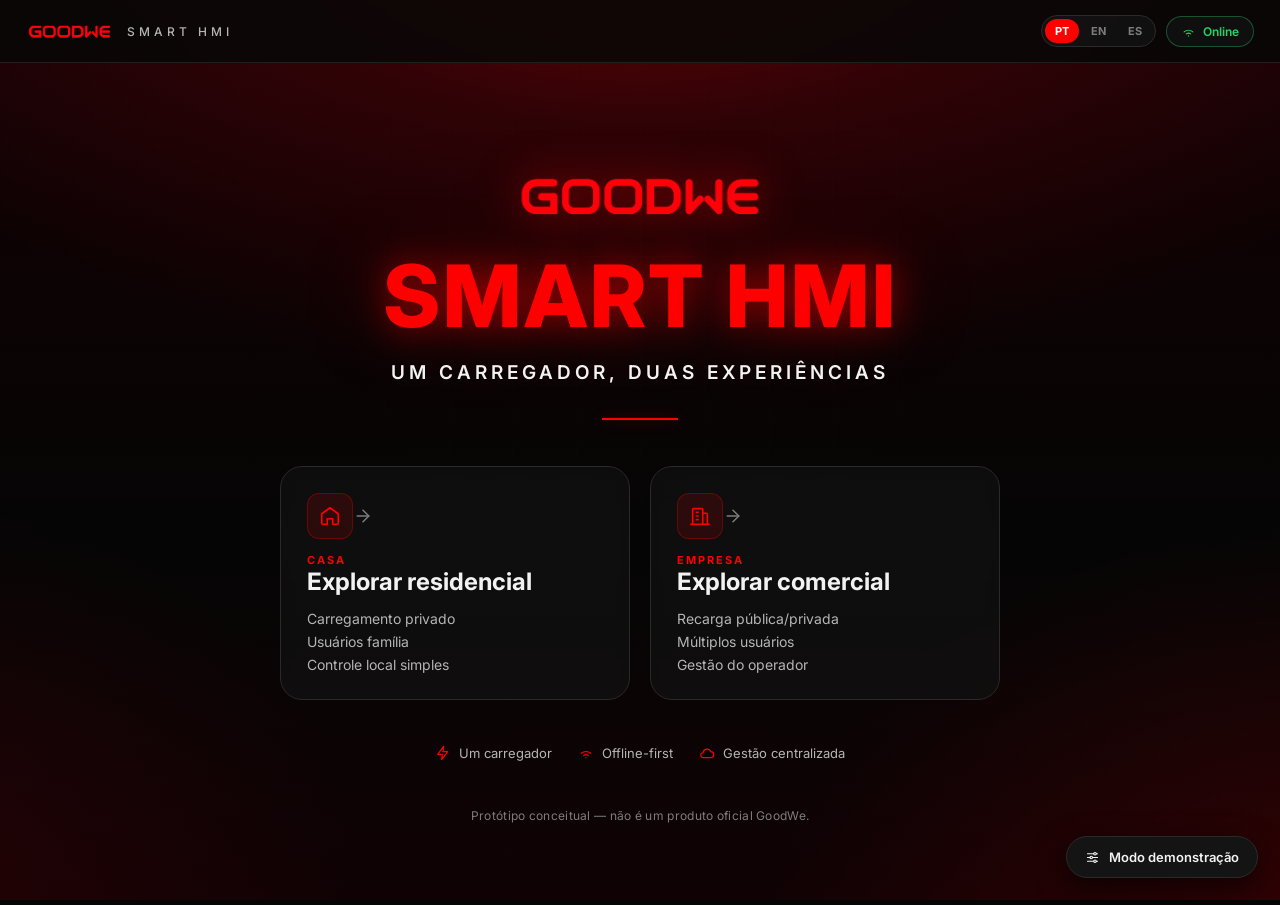
<file: goodwe-smarthmi-v3.html>
<!DOCTYPE html>
<html lang="pt-BR">
<head>
<meta charset="UTF-8">
<meta name="viewport" content="width=device-width, initial-scale=1.0">
<title>GoodWe Smart HMI — Protótipo</title>
<link rel="preconnect" href="https://fonts.googleapis.com">
<link rel="preconnect" href="https://fonts.gstatic.com" crossorigin>
<link href="https://fonts.googleapis.com/css2?family=Inter:wght@400;500;600;700;800;900&display=swap" rel="stylesheet">
<style>
:root, :root:not([data-theme="light"]), :root[data-theme="dark"]{
  --bg-0:#050505;
  --bg-1:#0c0c0c;
  --bg-2:#141414;
  --bg-3:#1c1c1c;
  --border:#2a2a2a;
  --border-soft:#1f1f1f;
  --red:#FF0000;
  --red-2:#e00010;
  --red-dim:rgba(255,0,0,.12);
  --red-glow:rgba(255,0,0,.45);
  --green:#25d366;
  --green-dim:rgba(37,211,102,.12);
  --orange:#ffa726;
  --orange-dim:rgba(255,167,38,.12);
  --text-0:#f2f2f2;
  --text-1:#b5b5b5;
  --text-2:#7d7d7d;
  --font:'Inter',-apple-system,BlinkMacSystemFont,'Segoe UI',Roboto,sans-serif;
  --r-sm:8px; --r-md:12px; --r-lg:16px; --r-xl:22px;
}
*{box-sizing:border-box;-webkit-tap-highlight-color:transparent;}
html,body{margin:0;padding:0;}
body{
  background:var(--bg-0);
  color:var(--text-0);
  font-family:var(--font);
  min-height:100vh;
  overflow-x:hidden;
  font-size:15px;
  line-height:1.5;
}
/* red/black gradient field + faint technical grid */
body::before{
  content:'';position:fixed;inset:0;z-index:-2;pointer-events:none;
  background:
    radial-gradient(1200px 700px at 50% -14%, rgba(255,0,0,.42) 0%, rgba(178,0,12,.18) 36%, rgba(0,0,0,0) 74%),
    radial-gradient(900px 700px at 105% 108%, rgba(255,0,0,.16) 0%, rgba(0,0,0,0) 65%),
    radial-gradient(800px 600px at -10% 95%, rgba(190,0,10,.12) 0%, rgba(0,0,0,0) 60%),
    linear-gradient(180deg,#160306 0%,#0d0203 26%,#050505 60%,#100204 100%);
}
body::after{
  content:'';position:fixed;inset:0;z-index:-1;pointer-events:none;opacity:.5;
  background-image:linear-gradient(rgba(255,255,255,.022) 1px,transparent 1px),
                   linear-gradient(90deg,rgba(255,255,255,.022) 1px,transparent 1px);
  background-size:64px 64px;
  mask-image:radial-gradient(circle at 50% 30%,#000 0%,transparent 78%);
  -webkit-mask-image:radial-gradient(circle at 50% 30%,#000 0%,transparent 78%);
}
button{font-family:inherit;cursor:pointer;color:var(--text-0);}
:focus-visible{outline:2px solid var(--red);outline-offset:2px;border-radius:4px;}
::selection{background:var(--red);color:#fff;}
input,select{font-family:inherit;}
@media (prefers-reduced-motion: reduce){*{animation-duration:.01ms !important;transition-duration:.01ms !important;}}

/* ---------- icons ---------- */
svg.i{width:18px;height:18px;flex:0 0 auto;display:inline-block;vertical-align:-3px;}

/* ---------- logo ---------- */
.logo{display:block;height:22px;width:auto;}
.center>.logo,.landing>.logo,.wrap-sm.center .logo{margin-left:auto;margin-right:auto;}
.logo-lg{height:64px;}
.logo-md{height:34px;}
.logo-sm{height:15px;}
.logo-glow{filter:drop-shadow(0 0 22px rgba(255,0,0,.55));}

/* ---------- top bars ---------- */
.topbar{
  display:flex;align-items:center;justify-content:space-between;gap:16px;flex-wrap:wrap;
  padding:15px 26px;background:rgba(8,8,8,.86);backdrop-filter:blur(12px);
  border-bottom:1px solid var(--border-soft);position:sticky;top:0;z-index:50;
}
.topbar-left{display:flex;align-items:center;gap:14px;background:none;border:none;padding:0;}
.topbar-left .sysname{font-size:12px;letter-spacing:4px;color:var(--text-1);font-weight:500;}
.topbar-right{display:flex;align-items:center;gap:10px;flex-wrap:wrap;}

.lang{display:flex;gap:2px;border:1px solid var(--border);border-radius:999px;padding:3px;background:rgba(20,20,20,.7);}
.lang button{border:none;background:transparent;color:var(--text-2);font-size:11px;font-weight:700;padding:5px 10px;border-radius:999px;transition:.15s;}
.lang button.on{background:var(--red);color:#fff;}
.lang button:not(.on):hover{color:var(--text-0);}

.pill{display:inline-flex;align-items:center;gap:7px;border:1px solid var(--border);background:rgba(20,20,20,.7);
  border-radius:999px;padding:7px 14px;font-size:12px;font-weight:600;color:var(--text-1);transition:.15s;}
.pill svg.i{width:15px;height:15px;}
.pill-online{border-color:rgba(37,211,102,.35);color:var(--green);}
.pill-offline{border-color:rgba(255,0,0,.45);color:var(--red);background:var(--red-dim);}
.pill-mode{border-color:rgba(255,0,0,.45);color:var(--red);background:var(--red-dim);font-weight:700;letter-spacing:1px;font-size:11px;}

/* second bar */
.subbar{
  display:flex;align-items:center;justify-content:space-between;gap:16px;flex-wrap:wrap;
  padding:0 26px;border-bottom:1px solid var(--border-soft);background:rgba(6,6,6,.7);
  position:sticky;top:57px;z-index:49;min-height:52px;
}
.tabs{display:flex;gap:4px;flex-wrap:wrap;}
.tab{background:none;border:none;border-bottom:2px solid transparent;color:var(--text-1);font-size:14px;font-weight:500;
  padding:15px 14px;display:inline-flex;align-items:center;gap:8px;transition:.15s;}
.tab:hover{color:var(--text-0);}
.tab.on{color:var(--red);border-bottom-color:var(--red);font-weight:600;}
.tab svg{width:16px;height:16px;}
.subbar-right{display:flex;align-items:center;gap:12px;font-size:11px;letter-spacing:2px;color:var(--text-2);font-weight:500;}
.ctx-label{display:inline-flex;align-items:center;gap:9px;font-size:14px;font-weight:700;color:var(--red);letter-spacing:1px;}
.ctx-label .sub{color:var(--text-2);font-weight:400;letter-spacing:0;font-size:13px;}
.ctx-label svg.i{width:17px;height:17px;}
.btn-opaccess svg.i{width:15px;height:15px;}
.btn-opaccess{border:1px solid rgba(255,0,0,.45);background:var(--red-dim);color:var(--red);font-size:12px;font-weight:600;
  padding:8px 14px;border-radius:999px;display:inline-flex;align-items:center;gap:7px;transition:.15s;}
.btn-opaccess:hover{background:rgba(255,0,0,.2);}

.offline-strip{background:linear-gradient(90deg,rgba(255,167,38,.14),rgba(255,167,38,.05));
  border-bottom:1px solid rgba(255,167,38,.25);color:var(--orange);text-align:center;
  font-size:12px;font-weight:700;letter-spacing:2px;padding:9px;}

/* ---------- layout ---------- */
.page{padding:44px 26px 110px;display:flex;flex-direction:column;align-items:center;}
.wrap{width:100%;max-width:1180px;margin:0 auto;}
.wrap-sm{width:100%;max-width:800px;margin:0 auto;}
.center{text-align:center;}
.fade{animation:fade .25s ease;}
@keyframes fade{from{opacity:0;transform:translateY(8px);}to{opacity:1;transform:none;}}

/* ---------- landing ---------- */
.landing{min-height:calc(100vh - 58px);display:flex;flex-direction:column;align-items:center;justify-content:center;
  padding:60px 24px 40px;text-align:center;}
.landing h1{
  font-size:clamp(42px,8vw,86px);font-weight:800;letter-spacing:3px;margin:26px 0 0;line-height:1;
  color:var(--red);text-shadow:0 0 34px rgba(255,0,0,.55),0 0 90px rgba(255,0,0,.25);
}
.landing .sub{margin:20px 0 0;font-size:clamp(14px,2.2vw,19px);font-weight:600;letter-spacing:4px;color:var(--text-0);}
.landing .sub .accent{color:var(--red);}
.landing .rule{width:76px;height:2px;background:var(--red);margin:30px auto 0;box-shadow:0 0 14px var(--red-glow);}
.landing .tagline{margin:26px auto 0;color:var(--text-1);font-size:14px;letter-spacing:1px;}

.choice-grid{display:grid;grid-template-columns:repeat(2,minmax(0,1fr));gap:20px;margin:46px auto 0;max-width:720px;width:100%;}
@media(max-width:660px){.choice-grid{grid-template-columns:1fr;}}
.choice{
  background:rgba(17,17,17,.78);border:1px solid var(--border);border-radius:var(--r-xl);padding:26px;
  text-align:left;transition:.2s;display:flex;flex-direction:column;gap:14px;backdrop-filter:blur(6px);
}
.choice:hover{border-color:rgba(255,0,0,.6);background:rgba(24,16,16,.85);transform:translateY(-3px);
  box-shadow:0 18px 44px rgba(0,0,0,.55),0 0 0 1px rgba(255,0,0,.12);}
.choice-head{display:flex;align-items:center;justify-content:space-between;}
.choice-ic{width:46px;height:46px;border-radius:var(--r-md);background:var(--red-dim);border:1px solid rgba(255,0,0,.3);
  display:flex;align-items:center;justify-content:center;color:var(--red);}
.choice-ic svg{width:22px;height:22px;}
.choice-arrow{color:var(--text-2);transition:.2s;display:flex;}
.choice-arrow svg.i{width:20px;height:20px;}
.choice:hover .choice-arrow{color:var(--red);transform:translateX(4px);}
.choice .eyebrow{font-size:11px;letter-spacing:2px;font-weight:700;color:var(--red);}
.choice h3{margin:0;font-size:24px;font-weight:700;}
.choice ul{list-style:none;padding:0;margin:0;display:flex;flex-direction:column;gap:6px;}
.choice li{font-size:14px;color:var(--text-1);}

.feat-row{display:flex;gap:26px;justify-content:center;flex-wrap:wrap;margin-top:44px;}
.feat{display:inline-flex;align-items:center;gap:8px;font-size:13px;color:var(--text-1);}
.feat svg{width:16px;height:16px;color:var(--red);}
.disclaimer{margin-top:44px;font-size:12px;color:var(--text-2);letter-spacing:.3px;}

/* ---------- charger screens ---------- */
.eyebrow-c{font-size:12px;letter-spacing:6px;color:var(--text-2);font-weight:500;margin-bottom:12px;}
.state-title{font-size:clamp(28px,4.4vw,40px);font-weight:800;color:var(--red);margin:0;letter-spacing:-.5px;
  text-shadow:0 0 30px rgba(255,0,0,.4);}
.state-title.neutral{color:var(--text-0);text-shadow:none;}
.avail{margin-top:10px;font-size:17px;color:var(--text-1);display:inline-flex;align-items:center;gap:8px;justify-content:center;}
.avail b{color:var(--text-0);font-size:20px;font-weight:700;}
.avail svg{width:17px;height:17px;color:var(--red);}
.vstate{margin-top:20px;font-size:15px;color:var(--text-1);display:inline-flex;align-items:center;gap:9px;}
.vstate svg{width:17px;height:17px;color:var(--text-2);}
.vstate.ok{color:var(--green);}
.vstate.ok svg{color:var(--green);}

.big-circle{
  width:190px;height:190px;border-radius:50%;background:var(--red);border:none;color:#fff;
  font-size:20px;font-weight:700;line-height:1.25;margin:44px auto;display:flex;align-items:center;justify-content:center;
  box-shadow:0 0 0 12px rgba(255,0,0,.09),0 0 60px rgba(255,0,0,.5);transition:.2s;
}
.big-circle:hover{transform:scale(1.04);box-shadow:0 0 0 16px rgba(255,0,0,.12),0 0 80px rgba(255,0,0,.65);}
.big-circle:active{transform:scale(.98);}

.stat-row{display:flex;gap:14px;justify-content:center;flex-wrap:wrap;margin-top:12px;}
.stat{background:rgba(20,20,20,.8);border:1px solid var(--border-soft);border-radius:var(--r-md);padding:16px 26px;min-width:132px;text-align:center;}
.stat .lbl{font-size:11px;letter-spacing:2px;color:var(--text-2);font-weight:500;}
.stat .val{margin-top:7px;font-size:25px;font-weight:700;color:var(--red);}
.stat .val .u{font-size:13px;color:var(--text-1);font-weight:500;margin-left:3px;}
.stat .val.plain{color:var(--text-0);}

.ring-box{position:relative;width:260px;height:260px;margin:12px auto 6px;display:flex;align-items:center;justify-content:center;}
.ring-box .inner{position:absolute;text-align:center;}
.ring-box .pct{font-size:56px;font-weight:800;color:var(--red);line-height:1;text-shadow:0 0 30px rgba(255,0,0,.4);}
.ring-box .pct.green{color:var(--green);text-shadow:0 0 30px rgba(37,211,102,.35);}
.ring-box .cap{margin-top:8px;font-size:12px;letter-spacing:3px;color:var(--text-2);}

.btn{border:1px solid var(--border);background:rgba(22,22,22,.9);border-radius:var(--r-md);padding:15px 30px;
  font-size:16px;font-weight:600;display:inline-flex;align-items:center;justify-content:center;gap:10px;transition:.15s;}
.btn:hover{background:var(--bg-3);border-color:#3a3a3a;}
.btn:active{transform:scale(.985);}
.btn svg{width:18px;height:18px;}
.btn-red{background:var(--red);border-color:var(--red);color:#fff;box-shadow:0 0 30px rgba(255,0,0,.3);}
.btn-red:hover{background:#ff2020;border-color:#ff2020;box-shadow:0 0 40px rgba(255,0,0,.45);}
.btn-danger{color:var(--red);border-color:rgba(255,0,0,.4);background:var(--red-dim);}
.btn-danger:hover{background:rgba(255,0,0,.2);}
.btn-sm{padding:9px 16px;font-size:13px;border-radius:var(--r-sm);}
.btn:disabled{opacity:.3;cursor:not-allowed;}
.btn-row{display:flex;gap:14px;justify-content:center;flex-wrap:wrap;margin-top:32px;}
.link-btn{background:none;border:none;color:var(--text-1);font-size:14px;margin-top:22px;transition:.15s;}
.link-btn:hover{color:var(--red);}

.quick-row{display:flex;gap:14px;justify-content:center;flex-wrap:wrap;margin-top:26px;}
.quick{background:rgba(20,20,20,.8);border:1px solid var(--border-soft);border-radius:var(--r-md);padding:16px 22px;
  min-width:130px;text-align:center;transition:.15s;}
.quick:hover{border-color:rgba(255,0,0,.45);background:rgba(26,18,18,.9);}
.quick svg{width:17px;height:17px;color:var(--red);}
.quick .lbl{margin-top:8px;font-size:10px;letter-spacing:1.6px;color:var(--text-2);font-weight:500;line-height:1.35;}
.quick .val{margin-top:7px;font-size:16px;font-weight:700;color:var(--text-0);}

/* scan */
.scan{width:160px;height:160px;margin:40px auto 0;border-radius:50%;border:2px solid rgba(255,0,0,.5);
  display:flex;align-items:center;justify-content:center;position:relative;color:var(--red);}
.scan svg{width:38px;height:38px;}
.scan::before,.scan::after{content:'';position:absolute;inset:-2px;border-radius:50%;border:2px solid var(--red);
  animation:ripple 1.8s ease-out infinite;}
.scan::after{animation-delay:.9s;}
@keyframes ripple{0%{transform:scale(1);opacity:.7;}100%{transform:scale(1.55);opacity:0;}}
.scan-line{position:absolute;left:8%;right:8%;height:2px;background:var(--red);box-shadow:0 0 12px var(--red);
  animation:scanmove 1.8s ease-in-out infinite;}
@keyframes scanmove{0%,100%{top:22%;}50%{top:76%;}}

/* auth methods */
.auth-row{display:flex;gap:16px;justify-content:center;flex-wrap:wrap;margin-top:22px;}
.auth{width:140px;background:rgba(20,20,20,.82);border:1px solid var(--border);border-radius:var(--r-lg);
  padding:28px 14px;transition:.2s;}
.auth:hover{border-color:rgba(255,0,0,.6);background:rgba(28,16,16,.9);transform:translateY(-3px);}
.auth svg{width:28px;height:28px;color:var(--red);}
.auth .lb{margin-top:14px;font-size:14px;font-weight:600;color:var(--text-0);}
.label-sm{font-size:11px;letter-spacing:3px;color:var(--text-2);margin:34px 0 0;}

/* info card */
.info-card{background:rgba(18,18,18,.86);border:1px solid var(--border-soft);border-radius:var(--r-lg);
  padding:8px 22px;max-width:460px;margin:22px auto 0;text-align:left;}
.info-row{display:flex;justify-content:space-between;align-items:center;gap:14px;padding:13px 0;border-bottom:1px solid var(--border-soft);font-size:14px;}
.info-row:last-child{border-bottom:none;}
.info-row .k{color:var(--text-2);}
.info-row .v{font-weight:600;color:var(--text-0);}
.info-row .v.red{color:var(--red);}

.power-row{display:flex;gap:12px;justify-content:center;flex-wrap:wrap;margin-top:20px;}
.pw{min-width:110px;background:rgba(20,20,20,.82);border:1px solid var(--border);border-radius:var(--r-md);
  padding:18px 12px;font-size:17px;font-weight:700;transition:.15s;color:var(--text-0);}
.pw:hover:not(:disabled){border-color:rgba(255,0,0,.5);}
.pw.on{border-color:var(--red);background:var(--red-dim);color:var(--red);}
.pw:disabled{opacity:.28;cursor:not-allowed;}
.note-sm{margin-top:16px;font-size:12px;color:var(--text-2);display:inline-flex;align-items:center;gap:7px;}
.note-sm svg{width:14px;height:14px;}

/* cost boxes */
.cost-row{display:flex;gap:14px;justify-content:center;flex-wrap:wrap;margin-top:16px;}
.cost{background:rgba(20,20,20,.8);border:1px solid var(--border-soft);border-radius:var(--r-md);
  padding:15px 22px;display:flex;align-items:center;gap:16px;min-width:230px;justify-content:space-between;}
.cost .lbl{font-size:11px;letter-spacing:1.6px;color:var(--text-2);display:inline-flex;align-items:center;gap:7px;}
.cost .lbl svg.i{width:15px;height:15px;}
.cost .val{font-size:19px;font-weight:700;color:var(--red);}
.cost .val.plain{color:var(--text-0);}

/* ---------- section head ---------- */
.sec-head{display:flex;align-items:center;gap:11px;margin:0 0 22px;}
.sec-head svg{width:21px;height:21px;color:var(--red);}
.sec-head h2{margin:0;font-size:23px;font-weight:700;}

/* ---------- profiles ---------- */
.prof-grid{display:grid;grid-template-columns:repeat(3,minmax(0,1fr));gap:16px;}
@media(max-width:760px){.prof-grid{grid-template-columns:1fr;}}
.prof{background:rgba(18,18,18,.86);border:1px solid var(--border-soft);border-radius:var(--r-lg);padding:22px;}
.prof-top{display:flex;align-items:center;justify-content:space-between;margin-bottom:16px;}
.prof-name{font-size:19px;font-weight:800;letter-spacing:.5px;}
.prof-badge{width:32px;height:32px;border-radius:50%;display:flex;align-items:center;justify-content:center;background:rgba(255,255,255,.05);}
.prof-badge svg{width:15px;height:15px;}
.prof-line{display:flex;align-items:center;gap:9px;font-size:14px;color:var(--text-1);padding:4px 0;}
.prof-line svg{width:14px;height:14px;color:var(--text-2);}
.c-red{color:var(--red);} .c-green{color:var(--green);} .c-orange{color:var(--orange);}
.banner{display:flex;align-items:center;gap:12px;background:rgba(18,18,18,.8);border:1px solid var(--border-soft);
  border-radius:var(--r-lg);padding:18px 22px;margin-top:20px;font-size:14px;color:var(--text-1);}
.banner svg{width:18px;height:18px;color:var(--red);flex-shrink:0;}
.foot-note{text-align:center;font-size:12px;color:var(--text-2);margin-top:18px;}

/* ---------- lists / tables ---------- */
.list-card{background:rgba(18,18,18,.86);border:1px solid var(--border-soft);border-radius:var(--r-lg);overflow:hidden;}
.list-row{display:flex;align-items:center;justify-content:space-between;gap:16px;padding:17px 22px;border-bottom:1px solid var(--border-soft);}
.list-row:last-child{border-bottom:none;}
.list-row .main{font-size:16px;font-weight:700;}
.list-row .sub{font-size:12px;color:var(--text-2);margin-top:3px;}
.list-row .side{display:inline-flex;align-items:center;gap:8px;font-size:14px;color:var(--text-1);font-weight:600;}
.list-row .side svg{width:14px;height:14px;color:var(--text-2);}

.tbl{width:100%;border-collapse:collapse;}
.tbl th{text-align:left;font-size:11px;letter-spacing:1.6px;color:var(--text-2);font-weight:500;
  padding:15px 22px;border-bottom:1px solid var(--border-soft);background:rgba(255,255,255,.02);}
.tbl th:last-child,.tbl td:last-child{text-align:right;}
.tbl td{padding:16px 22px;border-bottom:1px solid var(--border-soft);font-size:14px;color:var(--text-1);}
.tbl tr:last-child td{border-bottom:none;}
.tbl .u-cell{display:flex;align-items:center;gap:12px;}
.tbl svg.i{width:15px;height:15px;color:var(--text-2);}
.avatar{width:30px;height:30px;border-radius:50%;background:var(--red-dim);border:1px solid rgba(255,0,0,.3);
  color:var(--red);display:flex;align-items:center;justify-content:center;font-size:12px;font-weight:700;}
.u-name{color:var(--text-0);font-weight:600;}
.mono{font-variant-numeric:tabular-nums;letter-spacing:.5px;}
.sess{display:inline-flex;align-items:center;gap:6px;color:var(--text-0);font-weight:700;}
.sess svg{width:14px;height:14px;color:var(--red);}
.tbl-scroll{overflow-x:auto;}

/* status grid */
.status-grid{display:grid;grid-template-columns:repeat(2,minmax(0,1fr));gap:14px;}
@media(max-width:620px){.status-grid{grid-template-columns:1fr;}}
.status-item{display:flex;align-items:center;gap:11px;background:rgba(18,18,18,.82);border:1px solid var(--border-soft);
  border-radius:var(--r-md);padding:16px 20px;font-size:15px;color:var(--text-0);}
.status-item svg{width:17px;height:17px;color:var(--green);}

/* ---------- settings ---------- */
.set-card{background:rgba(18,18,18,.86);border:1px solid var(--border-soft);border-radius:var(--r-lg);padding:22px;margin-bottom:18px;}
.set-title{display:flex;align-items:center;gap:10px;font-size:17px;font-weight:700;margin-bottom:18px;}
.set-title svg{width:18px;height:18px;color:var(--red);}
.opt-row{display:flex;gap:12px;flex-wrap:wrap;}
.opt{flex:1;min-width:88px;background:rgba(10,10,10,.8);border:1px solid var(--border);border-radius:var(--r-md);
  padding:15px 10px;font-size:15px;font-weight:600;color:var(--text-0);transition:.15s;}
.opt:hover{border-color:rgba(255,0,0,.45);}
.opt.on{background:var(--red);border-color:var(--red);color:#fff;box-shadow:0 0 22px rgba(255,0,0,.3);}
.field-grid{display:grid;grid-template-columns:repeat(3,minmax(0,1fr));gap:14px;margin-bottom:16px;}
@media(max-width:620px){.field-grid{grid-template-columns:1fr;}}
.field label{display:block;font-size:13px;color:var(--text-1);margin-bottom:7px;}
.field input{width:100%;background:rgba(10,10,10,.85);border:1px solid var(--border);color:var(--text-0);
  border-radius:var(--r-sm);padding:12px 14px;font-size:15px;font-weight:600;}
.field input::-webkit-calendar-picker-indicator{filter:invert(.7);}
.two-col{display:grid;grid-template-columns:repeat(2,minmax(0,1fr));gap:18px;}
@media(max-width:620px){.two-col{grid-template-columns:1fr;}}
.sw-row{display:flex;align-items:center;justify-content:space-between;gap:16px;}
.sw-row .txt{font-size:15px;color:var(--text-1);}
.sw{width:52px;height:29px;border-radius:999px;background:#2e2e2e;border:none;position:relative;flex-shrink:0;transition:.2s;padding:0;}
.sw.on{background:var(--red);box-shadow:0 0 18px rgba(255,0,0,.35);}
.sw::after{content:'';position:absolute;width:23px;height:23px;border-radius:50%;background:#fff;top:3px;left:3px;transition:.2s;}
.sw.on::after{left:26px;}

/* ---------- operator ---------- */
.opbar{display:flex;align-items:center;justify-content:space-between;gap:16px;flex-wrap:wrap;padding:14px 26px;
  border-bottom:1px solid var(--border-soft);background:rgba(10,4,4,.75);}
.opbar-left{display:flex;align-items:center;gap:14px;}
.opbar .title{font-size:13px;letter-spacing:4px;font-weight:800;color:var(--red);}
.opbar .hub{font-size:13px;color:var(--text-2);}
.op-stats{display:grid;grid-template-columns:repeat(5,minmax(0,1fr));gap:14px;margin-bottom:26px;}
@media(max-width:1000px){.op-stats{grid-template-columns:repeat(3,minmax(0,1fr));}}
@media(max-width:620px){.op-stats{grid-template-columns:repeat(2,minmax(0,1fr));}}
.op-stat{background:rgba(18,18,18,.86);border:1px solid var(--border-soft);border-radius:var(--r-lg);padding:20px;}
.op-stat .hd{display:flex;align-items:center;gap:8px;font-size:11px;letter-spacing:1.4px;color:var(--text-2);}
.op-stat .hd svg{width:15px;height:15px;}
.op-stat .n{margin-top:10px;font-size:34px;font-weight:800;line-height:1;}

.st-grid{display:grid;grid-template-columns:repeat(4,minmax(0,1fr));gap:16px;}
@media(max-width:980px){.st-grid{grid-template-columns:repeat(2,minmax(0,1fr));}}
@media(max-width:560px){.st-grid{grid-template-columns:1fr;}}
.st{background:rgba(18,18,18,.86);border:1px solid var(--border-soft);border-radius:var(--r-lg);padding:18px 20px;
  text-align:left;transition:.15s;}
.st:hover{border-color:rgba(255,0,0,.45);background:rgba(26,18,18,.9);transform:translateY(-2px);}
.st .row1{display:flex;align-items:center;justify-content:space-between;}
.st .id{font-size:15px;font-weight:700;letter-spacing:.5px;}
.st .dot{width:9px;height:9px;border-radius:50%;}
.st .status{margin-top:9px;font-size:12px;font-weight:700;letter-spacing:1px;}
.st .meta{margin-top:7px;font-size:13px;color:var(--text-1);}
.s-charging .dot{background:var(--red);box-shadow:0 0 9px var(--red);} .s-charging .status{color:var(--red);}
.s-available .dot{background:var(--green);box-shadow:0 0 9px var(--green);} .s-available .status{color:var(--green);}
.s-maintenance .dot{background:var(--orange);box-shadow:0 0 9px var(--orange);} .s-maintenance .status{color:var(--orange);}
.s-error .dot{background:var(--red);box-shadow:0 0 12px var(--red);animation:blink 1.3s infinite;} .s-error .status{color:var(--red);}
@keyframes blink{0%,100%{opacity:1;}50%{opacity:.3;}}

.load-cards{display:grid;grid-template-columns:repeat(3,minmax(0,1fr));gap:16px;margin-bottom:22px;}
@media(max-width:820px){.load-cards{grid-template-columns:1fr;}}
.load-card{background:rgba(18,18,18,.86);border:1px solid var(--border-soft);border-radius:var(--r-lg);padding:20px;}
.load-card .lbl{font-size:11px;letter-spacing:1.6px;color:var(--text-2);}
.load-card .lbl svg.i{width:15px;height:15px;}
.load-card .big{margin-top:8px;font-size:32px;font-weight:800;color:var(--red);}
.load-card.ok{border-color:rgba(37,211,102,.3);background:rgba(12,26,17,.7);}
.load-card.ok .big{color:var(--green);font-size:26px;display:flex;align-items:center;gap:9px;}
.load-card.ok .big svg{width:22px;height:22px;}
.demand-track{margin-top:14px;height:7px;background:rgba(255,255,255,.07);border-radius:999px;overflow:hidden;}
.demand-fill{height:100%;background:var(--red);border-radius:999px;transition:width .35s ease;box-shadow:0 0 12px rgba(255,0,0,.5);}
.demand-fill.over{background:var(--orange);box-shadow:0 0 12px rgba(255,167,38,.5);}
input[type=range]{width:100%;accent-color:var(--red);margin-top:12px;}

.bars-card{background:rgba(18,18,18,.86);border:1px solid var(--border-soft);border-radius:var(--r-lg);overflow:hidden;}
.bars-head{padding:14px 22px;font-size:11px;letter-spacing:1.6px;color:var(--text-2);border-bottom:1px solid var(--border-soft);}
.bar-row{display:flex;align-items:center;gap:16px;padding:13px 22px;border-bottom:1px solid var(--border-soft);}
.bar-row:last-child{border-bottom:none;}
.bar-row .nm{display:flex;align-items:center;gap:9px;width:150px;flex-shrink:0;font-size:13px;font-weight:700;letter-spacing:.5px;}
.bar-row .nm svg{width:14px;height:14px;color:var(--red);}
.bar-track{display:block;flex:1;height:8px;background:rgba(255,255,255,.07);border-radius:999px;overflow:hidden;min-width:60px;}
.bar-fill{display:block;height:100%;background:var(--red);border-radius:999px;transition:width .35s ease;box-shadow:0 0 10px rgba(255,0,0,.45);}
.bar-fill.throttled{background:var(--orange);box-shadow:0 0 10px rgba(255,167,38,.45);}
.bar-val{width:96px;text-align:right;font-size:13px;font-weight:700;color:var(--text-0);flex-shrink:0;}

.rep-cards{display:grid;grid-template-columns:repeat(3,minmax(0,1fr));gap:16px;margin-bottom:22px;}
@media(max-width:820px){.rep-cards{grid-template-columns:1fr;}}
.chart-grid{display:grid;grid-template-columns:repeat(2,minmax(0,1fr));gap:16px;margin-bottom:16px;}
@media(max-width:900px){.chart-grid{grid-template-columns:1fr;}}
.chart-card{background:rgba(18,18,18,.86);border:1px solid var(--border-soft);border-radius:var(--r-lg);padding:20px;}
.chart-card h4{margin:0 0 14px;font-size:15px;font-weight:600;color:var(--text-0);}
.chart-card>svg{width:100%;height:auto;display:block;}
.chart-card h4 svg.i{width:16px;height:16px;}

.cfg-grid{display:grid;grid-template-columns:repeat(5,minmax(0,1fr));gap:16px;}
@media(max-width:1000px){.cfg-grid{grid-template-columns:repeat(3,minmax(0,1fr));}}
@media(max-width:620px){.cfg-grid{grid-template-columns:repeat(2,minmax(0,1fr));}}
.cfg{background:rgba(18,18,18,.86);border:1px solid var(--border-soft);border-radius:var(--r-lg);padding:24px 14px;
  text-align:center;transition:.15s;}
.cfg:hover{border-color:rgba(255,0,0,.45);background:rgba(26,18,18,.9);transform:translateY(-2px);}
.cfg svg{width:21px;height:21px;color:var(--red);}
.cfg .nm{margin-top:12px;font-size:14px;color:var(--text-0);font-weight:500;}

.back-btn{display:inline-flex;align-items:center;gap:8px;background:none;border:none;color:var(--text-1);
  font-size:14px;margin-bottom:18px;transition:.15s;}
.back-btn:hover{color:var(--red);}
.back-btn svg{width:16px;height:16px;}

/* detail grid */
.det-grid{display:grid;grid-template-columns:1.25fr 1fr;gap:18px;}
@media(max-width:860px){.det-grid{grid-template-columns:1fr;}}
.det-card{background:rgba(18,18,18,.86);border:1px solid var(--border-soft);border-radius:var(--r-lg);padding:8px 22px;}
.det-card.pad{padding:22px;}
.det-card h4{margin:0 0 14px;font-size:15px;font-weight:600;}

/* ---------- modal ---------- */
.ov{position:fixed;inset:0;background:rgba(0,0,0,.72);backdrop-filter:blur(4px);display:flex;align-items:center;
  justify-content:center;z-index:120;padding:22px;animation:fade .2s ease;}
.ov-bg{position:absolute;inset:0;border:none;background:transparent;padding:0;}
.ov .modal{position:relative;z-index:1;}
.modal{background:#121212;border:1px solid var(--border);border-radius:var(--r-xl);padding:26px;max-width:460px;width:100%;
  box-shadow:0 30px 70px rgba(0,0,0,.7);}
.modal-head{display:flex;align-items:center;justify-content:space-between;gap:14px;margin-bottom:18px;}
.modal-head .t{display:flex;align-items:center;gap:10px;font-size:19px;font-weight:700;}
.modal-head .t svg{width:19px;height:19px;color:var(--red);}
.modal-x{background:none;border:none;color:var(--text-2);display:flex;padding:4px;}
.modal-x:hover{color:var(--text-0);}
.modal-x svg{width:19px;height:19px;}
.modal p{color:var(--text-1);font-size:14px;margin:0 0 20px;}
.modal-actions{display:flex;gap:12px;margin-top:22px;}
.modal-actions .btn{flex:1;font-size:15px;padding:13px 20px;}
.modal-lock{display:flex;align-items:center;gap:8px;font-size:12px;color:var(--text-2);margin-top:14px;}
.modal-lock svg{width:14px;height:14px;}

/* sync */
.sync-track{height:5px;background:rgba(255,255,255,.08);border-radius:999px;overflow:hidden;margin:6px 0 20px;}
.sync-fill{height:100%;background:var(--red);width:0;border-radius:999px;transition:width .3s linear;box-shadow:0 0 14px rgba(255,0,0,.6);}
.sync-item{display:flex;align-items:center;gap:10px;padding:9px 0;font-size:14px;color:var(--text-2);
  opacity:.35;transition:.3s;}
.sync-item.on{opacity:1;color:var(--text-0);}
.sync-item svg{width:16px;height:16px;color:var(--green);}
.sync-done{margin-top:16px;text-align:center;color:var(--green);font-weight:700;letter-spacing:2px;font-size:13px;}

/* demo panel */
.demo-fab{position:fixed;bottom:22px;right:22px;z-index:110;background:#141414;border:1px solid var(--border);
  color:var(--text-0);font-size:13px;font-weight:600;padding:12px 18px;border-radius:999px;
  display:inline-flex;align-items:center;gap:9px;box-shadow:0 10px 30px rgba(0,0,0,.6);transition:.15s;}
.demo-fab:hover{border-color:rgba(255,0,0,.5);color:var(--red);}
.demo-fab svg{width:15px;height:15px;}
.demo-panel{position:fixed;bottom:80px;right:22px;z-index:111;width:312px;max-height:74vh;overflow-y:auto;
  background:#111;border:1px solid var(--border);border-radius:var(--r-xl);padding:20px;
  box-shadow:0 26px 60px rgba(0,0,0,.75);animation:fade .2s ease;}
.demo-panel h4{margin:0;font-size:17px;font-weight:700;}
.demo-sec{font-size:10px;letter-spacing:2px;color:var(--text-2);margin:18px 0 9px;}
.demo-grid{display:grid;grid-template-columns:1fr 1fr;gap:9px;}
.demo-grid.one{grid-template-columns:1fr;}
.demo-grid.four{grid-template-columns:repeat(4,1fr);}
.db{background:#191919;border:1px solid var(--border-soft);border-radius:var(--r-sm);color:var(--text-0);
  font-size:12px;font-weight:500;padding:11px 10px;display:inline-flex;align-items:center;justify-content:center;gap:6px;transition:.15s;}
.db:hover{border-color:#3a3a3a;}
.db svg{width:13px;height:13px;}
.db.red{color:var(--red);border-color:rgba(255,0,0,.35);background:rgba(255,0,0,.07);}
.db.red:hover{background:rgba(255,0,0,.15);}
.db.orange{color:var(--orange);border-color:rgba(255,167,38,.35);background:rgba(255,167,38,.07);}
.db.orange:hover{background:rgba(255,167,38,.15);}
</style>
</head>
<body>
<div id="app"></div>

<script>
(function(){
"use strict";

/* =============== logo =============== */
var LOGO = "goodwe_logo.png";
function logo(cls){ return '<img src="'+LOGO+'" alt="GoodWe" class="logo '+(cls||'')+'">'; }

/* =============== icons (inline svg, stroke=currentColor) =============== */
var I = {
  home:'<path d="M3 9.5 12 3l9 6.5V20a1 1 0 0 1-1 1h-5v-6H9v6H4a1 1 0 0 1-1-1z"/>',
  building:'<path d="M4 21V5a1 1 0 0 1 1-1h9a1 1 0 0 1 1 1v16"/><path d="M15 9h4a1 1 0 0 1 1 1v11"/><path d="M8 8h2M8 12h2M8 16h2"/><path d="M2 21h20"/>',
  arrow:'<path d="M5 12h14"/><path d="m12 5 7 7-7 7"/>',
  arrowleft:'<path d="M19 12H5"/><path d="m12 19-7-7 7-7"/>',
  zap:'<path d="M13 2 4 14h7l-1 8 9-12h-7z"/>',
  plug:'<path d="M9 2v6M15 2v6"/><path d="M6 8h12v3a6 6 0 0 1-6 6 6 6 0 0 1-6-6z"/><path d="M12 17v5"/>',
  wifi:'<path d="M5 12.5a11 11 0 0 1 14 0"/><path d="M8.5 15.8a6 6 0 0 1 7 0"/><path d="M12 19h.01"/>',
  wifioff:'<path d="m2 2 20 20"/><path d="M5 12.5a11 11 0 0 1 5-2.7"/><path d="M19 12.5a11 11 0 0 0-4-2.5"/><path d="M8.5 15.8a6 6 0 0 1 3-1.6"/><path d="M12 19h.01"/>',
  users:'<path d="M16 21v-2a4 4 0 0 0-4-4H6a4 4 0 0 0-4 4v2"/><circle cx="9" cy="7" r="4"/><path d="M22 21v-2a4 4 0 0 0-3-3.87"/><path d="M16 3.13a4 4 0 0 1 0 7.75"/>',
  activity:'<path d="M22 12h-4l-3 9L9 3l-3 9H2"/>',
  settings:'<circle cx="12" cy="12" r="3"/><path d="M19.4 15a1.7 1.7 0 0 0 .3 1.9l.1.1a2 2 0 1 1-2.8 2.8l-.1-.1a1.7 1.7 0 0 0-1.9-.3 1.7 1.7 0 0 0-1 1.5V21a2 2 0 1 1-4 0v-.1a1.7 1.7 0 0 0-1.1-1.5 1.7 1.7 0 0 0-1.9.3l-.1.1a2 2 0 1 1-2.8-2.8l.1-.1a1.7 1.7 0 0 0 .3-1.9 1.7 1.7 0 0 0-1.5-1H3a2 2 0 1 1 0-4h.1A1.7 1.7 0 0 0 4.6 8.6a1.7 1.7 0 0 0-.3-1.9l-.1-.1a2 2 0 1 1 2.8-2.8l.1.1a1.7 1.7 0 0 0 1.9.3H9a1.7 1.7 0 0 0 1-1.5V3a2 2 0 1 1 4 0v.1a1.7 1.7 0 0 0 1 1.5 1.7 1.7 0 0 0 1.9-.3l.1-.1a2 2 0 1 1 2.8 2.8l-.1.1a1.7 1.7 0 0 0-.3 1.9V9a1.7 1.7 0 0 0 1.5 1H21a2 2 0 1 1 0 4h-.1a1.7 1.7 0 0 0-1.5 1z"/>',
  grid:'<rect x="3" y="3" width="7" height="7" rx="1"/><rect x="14" y="3" width="7" height="7" rx="1"/><rect x="3" y="14" width="7" height="7" rx="1"/><rect x="14" y="14" width="7" height="7" rx="1"/>',
  gauge:'<circle cx="12" cy="12" r="9"/><path d="m15.5 8.5-3.5 3.5"/>',
  chart:'<path d="M3 3v18h18"/><rect x="7" y="12" width="3" height="6"/><rect x="12" y="8" width="3" height="10"/><rect x="17" y="4" width="3" height="14"/>',
  calendar:'<rect x="3" y="4" width="18" height="18" rx="2"/><path d="M16 2v4M8 2v4M3 10h18"/>',
  clock:'<circle cx="12" cy="12" r="9"/><path d="M12 7v5l3 2"/>',
  lock:'<rect x="4" y="11" width="16" height="10" rx="2"/><path d="M8 11V7a4 4 0 0 1 8 0v4"/>',
  unlock:'<rect x="4" y="11" width="16" height="10" rx="2"/><path d="M8 11V7a4 4 0 0 1 7.5-2"/>',
  card:'<rect x="2" y="5" width="20" height="14" rx="2"/><path d="M2 10h20"/>',
  qr:'<rect x="3" y="3" width="7" height="7" rx="1"/><rect x="14" y="3" width="7" height="7" rx="1"/><rect x="3" y="14" width="7" height="7" rx="1"/><path d="M14 14h3v3h-3zM19 19h2v2h-2zM14 19h2M19 14h2"/>',
  phone:'<rect x="6" y="2" width="12" height="20" rx="2"/><path d="M11 18h2"/>',
  check:'<circle cx="12" cy="12" r="9"/><path d="m8.5 12.2 2.3 2.3 4.7-4.7"/>',
  alert:'<path d="M10.3 3.9 2 18a2 2 0 0 0 1.7 3h16.6a2 2 0 0 0 1.7-3L13.7 3.9a2 2 0 0 0-3.4 0"/><path d="M12 9v4M12 17h.01"/>',
  play:'<path d="M6 4l14 8-14 8z"/>',
  pause:'<rect x="6" y="4" width="4" height="16" rx="1"/><rect x="14" y="4" width="4" height="16" rx="1"/>',
  stop:'<rect x="5" y="5" width="14" height="14" rx="2"/>',
  refresh:'<path d="M3 12a9 9 0 0 1 15.5-6.2L21 8"/><path d="M21 3v5h-5"/><path d="M21 12a9 9 0 0 1-15.5 6.2L3 16"/><path d="M3 21v-5h5"/>',
  sliders:'<path d="M4 6h10M18 6h2M4 12h4M12 12h8M4 18h10M18 18h2"/><circle cx="16" cy="6" r="2"/><circle cx="10" cy="12" r="2"/><circle cx="16" cy="18" r="2"/>',
  battery:'<rect x="2" y="7" width="17" height="10" rx="2"/><path d="M22 11v2"/>',
  wrench:'<path d="M14.7 6.3a4 4 0 0 0 5.3 5.2l-9 9a2.8 2.8 0 0 1-4-4l9-9z"/>',
  shield:'<path d="M12 22s8-4 8-10V5l-8-3-8 3v7c0 6 8 10 8 10"/>',
  dollar:'<path d="M12 2v20"/><path d="M17 6.5c0-2-2.2-3-5-3s-5 1-5 3.2S9 10 12 10.5s5 1.3 5 3.3-2.2 3.2-5 3.2-5-1-5-3"/>',
  wallet:'<path d="M3 7a2 2 0 0 1 2-2h13a1 1 0 0 1 1 1v2"/><path d="M3 7v11a2 2 0 0 0 2 2h14a2 2 0 0 0 2-2v-8H6a3 3 0 0 1-3-3"/><path d="M17 14h.01"/>',
  cloud:'<path d="M17.5 19a4.5 4.5 0 0 0 .3-9 6 6 0 0 0-11.6 1.6A3.7 3.7 0 0 0 6.5 19z"/>',
  chip:'<rect x="7" y="7" width="10" height="10" rx="2"/><path d="M10 2v3M14 2v3M10 19v3M14 19v3M2 10h3M2 14h3M19 10h3M19 14h3"/>',
  x:'<path d="M18 6 6 18M6 6l12 12"/>',
  thermo:'<path d="M14 14.8V5a2 2 0 1 0-4 0v9.8a4 4 0 1 0 4 0"/>',
  bolt2:'<path d="M13 2 4 14h7l-1 8 9-12h-7z"/>',
  link:'<path d="M10 13a5 5 0 0 0 7 0l2-2a5 5 0 0 0-7-7l-1 1"/><path d="M14 11a5 5 0 0 0-7 0l-2 2a5 5 0 0 0 7 7l1-1"/>'
};
function ic(name, cls){
  return '<svg viewBox="0 0 24 24" fill="none" stroke="currentColor" stroke-width="1.8" stroke-linecap="round" stroke-linejoin="round" class="i '+(cls||'')+'">'+(I[name]||'')+'</svg>';
}

/* =============== i18n =============== */
var TR={
pt:{
 smart_sub:'UM CARREGADOR, DUAS EXPERIÊNCIAS',
 disclaimer:'Protótipo conceitual — não é um produto oficial GoodWe.',
 f1:'Um carregador', f2:'Offline-first', f3:'Gestão centralizada',
 explore_res:'Explorar residencial', explore_com:'Explorar comercial',
 home:'CASA', business:'EMPRESA', residential:'Residencial', commercial:'Comercial',
 res_l1:'Carregamento privado', res_l2:'Usuários família', res_l3:'Controle local simples',
 com_l1:'Recarga pública/privada', com_l2:'Múltiplos usuários', com_l3:'Gestão do operador',
 onb_q:'Como este carregador será usado?', onb_foot:'Um carregador · duas experiências · o software define o ambiente',
 back:'Voltar', close:'Fechar', save:'Salvar', confirm:'Confirmar', cancel:'Cancelar',
 online:'Online', offline:'Offline', local_cloud:'LOCAL + CLOUD', cloud_local:'CLOUD + LOCAL',
 RESIDENCIAL:'RESIDENCIAL', COMERCIAL:'COMERCIAL',
 nav_charger:'Carregador', nav_profiles:'Perfis', nav_activity:'Atividade', nav_settings:'Configurações',
 nav_stations:'Estações', nav_users:'Usuários', nav_ops:'Operações', nav_reports:'Relatórios',
 ready:'Pronto para carregar', available:'Disponível',
 v_not_conn:'Veículo não conectado', v_conn:'Veículo conectado', connect_v:'Conectar veículo', connecting:'Conectando...',
 disconnect:'Desconectar',
 power:'POTÊNCIA', energy:'ENERGIA', time:'TEMPO', lockL:'BLOQUEIO', eta:'ETA', target:'ALVO',
 off:'OFF', on:'ON', enabled:'Ativo', disabled:'Desativado',
 start_charge:'Iniciar carregamento', pause_charge:'Pausar carregamento', stop_charge:'Parar carregamento',
 resume_charge:'Retomar carregamento', charging:'CARREGANDO', paused:'PAUSADO', completed:'CONCLUÍDO',
 new_session:'Nova sessão',
 curr_limit:'Limite de corrente', curr_limit_s:'LIMITE DE<br>CORRENTE', schedule:'Agendamento', timer:'Timer',
 lock:'Bloqueio', load_mgmt:'Gestão de carga', start_t:'Início', end_t:'Fim', target_l:'Alvo',
 fam_profiles:'Perfis familiares', sync_local:'Os perfis são sincronizados localmente e permanecem disponíveis sem internet.',
 rfid_foot:'Perfis RFID configurados via App/Web · armazenados localmente no carregador',
 activity:'Atividade', sys_status:'Status do sistema',
 d_power:'Potência', d_temp:'Temperatura', d_veh:'Comunicação veículo', d_safe:'Segurança', d_ctrl:'Controlador local',
 auth_method:'MÉTODO DE AUTENTICAÇÃO', rfid:'RFID', qr:'QR Code', app:'App',
 detecting:'Detectando...', rfid_detected:'RFID detectado', account:'Conta', personal:'Personal',
 payment:'Pagamento', tariff:'Tarifa', avail_power:'Potência disponível',
 select_power:'Selecionar potência', power_limit_note:'Limite de potência configurado pelo operador da estação.',
 est_cost:'CUSTO ESTIMADO', est_remain:'RESTANTE ESTIMADO',
 op_access:'Acessar plataforma do operador', op_mode:'MODO OPERADOR', hub:'GoodWe Charging Hub',
 st_total:'ESTAÇÕES TOTAIS', st_charging:'CARREGANDO', st_avail:'DISPONÍVEIS', st_maint:'EM MANUTENÇÃO', st_err:'COM ERRO',
 s_available:'DISPONÍVEL', s_charging:'CARREGANDO', s_maintenance:'MANUTENÇÃO', s_error:'ERRO',
 users:'Usuários', user:'USUÁRIO', rfid_card:'CARTÃO RFID', paymentU:'PAGAMENTO', sessions:'SESSÕES',
 load_title:'Gestão de carga', site_limit:'LIMITE DE POTÊNCIA DO SITE', cur_demand:'DEMANDA ATUAL',
 lm_state:'GESTÃO DE CARGA', active:'Ativo',
 reports:'Relatórios', r_energy:'ENERGIA', r_sessions:'SESSÕES', r_cost:'CUSTO ESTIMADO',
 this_week:'esta semana', est_revenue:'receita estimada',
 ch_energy:'Energia · kWh / dia', ch_sessions:'Sessões / dia', ch_revenue:'Receita estimada · R$',
 settings:'Configurações', restricted:'Restrito ao operador',
 station:'STATION', status:'STATUS', session:'SESSÃO', cost:'CUSTO',
 err_title:'Erro de comunicação com o veículo', try_again:'Tentar novamente',
 local_diag:'Diagnóstico local', contact_op:'Contatar operador',
 offline_active:'OPERAÇÃO LOCAL ATIVA — FUNÇÕES ESSENCIAIS DISPONÍVEIS',
 conn_restored:'Conexão restabelecida', syncing:'Sincronizando dados locais...', sync_done:'SINCRONIZAÇÃO CONCLUÍDA',
 sy1:'Sessões de carregamento', sy2:'Dados de energia', sy3:'Atividade de usuários', sy4:'Configurações', sy5:'Eventos', sy6:'Registros de pagamento',
 demo:'Modo demonstração', d_conn:'CONEXÃO', d_veh_s:'VEÍCULO', d_state:'ESTADO', d_batt:'BATERIA',
 d_auth:'AUTENTICAÇÃO', d_op:'OPERADOR',
 d_connected:'Conectado', d_disconnected:'Desconectado', d_charge:'Carregar', d_pause:'Pausar',
 d_finish:'Concluir', d_error:'Erro', d_rfid:'RFID detectado',
 d_high:'Alta demanda (280 kW)', d_norm:'Demanda normal (300 kW)', d_st3:'Station 03: erro', d_reset:'Resetar demo',
 cfg_users:'Usuários', cfg_rfid:'RFID', cfg_pay:'Pagamentos', cfg_tariff:'Tarifas', cfg_limits:'Limites de potência',
 cfg_load:'Gestão de carga', cfg_sched:'Agendamento', cfg_rep:'Relatórios', cfg_energy:'Energia', cfg_maint:'Manutenção',
 cfg_diag:'Diagnósticos', cfg_net:'Rede', cfg_fw:'Firmware', cfg_int:'Integrações', cfg_adm:'Administração',
 days:['Seg','Ter','Qua','Qui','Sex','Sáb','Dom'], weekends:'FINS DE SEMANA'
},
en:{
 smart_sub:'ONE CHARGER, TWO EXPERIENCES',
 disclaimer:'Concept prototype — not an official GoodWe product.',
 f1:'One charger', f2:'Offline-first', f3:'Centralized management',
 explore_res:'Explore residential', explore_com:'Explore commercial',
 home:'HOME', business:'BUSINESS', residential:'Residential', commercial:'Commercial',
 res_l1:'Private charging', res_l2:'Family users', res_l3:'Simple local control',
 com_l1:'Public/private charging', com_l2:'Multiple users', com_l3:'Operator management',
 onb_q:'How will this charger be used?', onb_foot:'One charger · two experiences · software defines the environment',
 back:'Back', close:'Close', save:'Save', confirm:'Confirm', cancel:'Cancel',
 online:'Online', offline:'Offline', local_cloud:'LOCAL + CLOUD', cloud_local:'CLOUD + LOCAL',
 RESIDENCIAL:'RESIDENTIAL', COMERCIAL:'COMMERCIAL',
 nav_charger:'Charger', nav_profiles:'Profiles', nav_activity:'Activity', nav_settings:'Settings',
 nav_stations:'Stations', nav_users:'Users', nav_ops:'Operations', nav_reports:'Reports',
 ready:'Ready to charge', available:'Available',
 v_not_conn:'Vehicle not connected', v_conn:'Vehicle connected', connect_v:'Connect vehicle', connecting:'Connecting...',
 disconnect:'Disconnect',
 power:'POWER', energy:'ENERGY', time:'TIME', lockL:'LOCK', eta:'ETA', target:'TARGET',
 off:'OFF', on:'ON', enabled:'Enabled', disabled:'Disabled',
 start_charge:'Start charging', pause_charge:'Pause charging', stop_charge:'Stop charging',
 resume_charge:'Resume charging', charging:'CHARGING', paused:'PAUSED', completed:'COMPLETED',
 new_session:'New session',
 curr_limit:'Current limit', curr_limit_s:'CURRENT<br>LIMIT', schedule:'Schedule', timer:'Timer',
 lock:'Lock', load_mgmt:'Load management', start_t:'Start', end_t:'End', target_l:'Target',
 fam_profiles:'Family profiles', sync_local:'Profiles are synchronized locally and remain available without internet.',
 rfid_foot:'RFID profiles configured via App/Web · stored locally on the charger',
 activity:'Activity', sys_status:'System status',
 d_power:'Power', d_temp:'Temperature', d_veh:'Vehicle communication', d_safe:'Safety', d_ctrl:'Local controller',
 auth_method:'AUTHENTICATION METHOD', rfid:'RFID', qr:'QR Code', app:'App',
 detecting:'Detecting...', rfid_detected:'RFID detected', account:'Account', personal:'Personal',
 payment:'Payment', tariff:'Tariff', avail_power:'Available power',
 select_power:'Select power', power_limit_note:'Power limit configured by station operator.',
 est_cost:'ESTIMATED COST', est_remain:'ESTIMATED REMAINING',
 op_access:'Open operator platform', op_mode:'OPERATOR MODE', hub:'GoodWe Charging Hub',
 st_total:'TOTAL STATIONS', st_charging:'CHARGING', st_avail:'AVAILABLE', st_maint:'MAINTENANCE', st_err:'ERROR',
 s_available:'AVAILABLE', s_charging:'CHARGING', s_maintenance:'MAINTENANCE', s_error:'ERROR',
 users:'Users', user:'USER', rfid_card:'RFID CARD', paymentU:'PAYMENT', sessions:'SESSIONS',
 load_title:'Load management', site_limit:'SITE POWER LIMIT', cur_demand:'CURRENT DEMAND',
 lm_state:'LOAD MANAGEMENT', active:'Active',
 reports:'Reports', r_energy:'ENERGY', r_sessions:'SESSIONS', r_cost:'ESTIMATED COST',
 this_week:'this week', est_revenue:'estimated revenue',
 ch_energy:'Energy · kWh / day', ch_sessions:'Sessions / day', ch_revenue:'Estimated revenue · R$',
 settings:'Settings', restricted:'Operator restricted',
 station:'STATION', status:'STATUS', session:'SESSION', cost:'COST',
 err_title:'Vehicle communication error', try_again:'Try again',
 local_diag:'Local diagnostics', contact_op:'Contact operator',
 offline_active:'LOCAL OPERATION ACTIVE — ESSENTIAL FUNCTIONS AVAILABLE',
 conn_restored:'Connection restored', syncing:'Syncing local data...', sync_done:'SYNC COMPLETE',
 sy1:'Charging sessions', sy2:'Energy data', sy3:'User activity', sy4:'Settings', sy5:'Events', sy6:'Payment records',
 demo:'Demo mode', d_conn:'CONNECTION', d_veh_s:'VEHICLE', d_state:'STATE', d_batt:'BATTERY',
 d_auth:'AUTHENTICATION', d_op:'OPERATOR',
 d_connected:'Connected', d_disconnected:'Disconnected', d_charge:'Charge', d_pause:'Pause',
 d_finish:'Complete', d_error:'Error', d_rfid:'RFID detected',
 d_high:'High demand (280 kW)', d_norm:'Normal demand (300 kW)', d_st3:'Station 03: error', d_reset:'Reset demo',
 cfg_users:'Users', cfg_rfid:'RFID', cfg_pay:'Payments', cfg_tariff:'Tariffs', cfg_limits:'Power limits',
 cfg_load:'Load management', cfg_sched:'Scheduling', cfg_rep:'Reports', cfg_energy:'Energy', cfg_maint:'Maintenance',
 cfg_diag:'Diagnostics', cfg_net:'Network', cfg_fw:'Firmware', cfg_int:'Integrations', cfg_adm:'Administration',
 days:['Mon','Tue','Wed','Thu','Fri','Sat','Sun'], weekends:'WEEKENDS'
},
es:{
 smart_sub:'UN CARGADOR, DOS EXPERIENCIAS',
 disclaimer:'Prototipo conceptual — no es un producto oficial GoodWe.',
 f1:'Un cargador', f2:'Offline-first', f3:'Gestión centralizada',
 explore_res:'Explorar residencial', explore_com:'Explorar comercial',
 home:'CASA', business:'EMPRESA', residential:'Residencial', commercial:'Comercial',
 res_l1:'Carga privada', res_l2:'Usuarios familia', res_l3:'Control local simple',
 com_l1:'Carga pública/privada', com_l2:'Múltiples usuarios', com_l3:'Gestión del operador',
 onb_q:'¿Cómo se usará este cargador?', onb_foot:'Un cargador · dos experiencias · el software define el entorno',
 back:'Volver', close:'Cerrar', save:'Guardar', confirm:'Confirmar', cancel:'Cancelar',
 online:'En línea', offline:'Sin conexión', local_cloud:'LOCAL + CLOUD', cloud_local:'CLOUD + LOCAL',
 RESIDENCIAL:'RESIDENCIAL', COMERCIAL:'COMERCIAL',
 nav_charger:'Cargador', nav_profiles:'Perfiles', nav_activity:'Actividad', nav_settings:'Ajustes',
 nav_stations:'Estaciones', nav_users:'Usuarios', nav_ops:'Operaciones', nav_reports:'Informes',
 ready:'Listo para cargar', available:'Disponible',
 v_not_conn:'Vehículo no conectado', v_conn:'Vehículo conectado', connect_v:'Conectar vehículo', connecting:'Conectando...',
 disconnect:'Desconectar',
 power:'POTENCIA', energy:'ENERGÍA', time:'TIEMPO', lockL:'BLOQUEO', eta:'ETA', target:'META',
 off:'OFF', on:'ON', enabled:'Activo', disabled:'Desactivado',
 start_charge:'Iniciar carga', pause_charge:'Pausar carga', stop_charge:'Detener carga',
 resume_charge:'Reanudar carga', charging:'CARGANDO', paused:'PAUSADO', completed:'COMPLETADO',
 new_session:'Nueva sesión',
 curr_limit:'Límite de corriente', curr_limit_s:'LÍMITE DE<br>CORRIENTE', schedule:'Programación', timer:'Timer',
 lock:'Bloqueo', load_mgmt:'Gestión de carga', start_t:'Inicio', end_t:'Fin', target_l:'Meta',
 fam_profiles:'Perfiles familiares', sync_local:'Los perfiles se sincronizan localmente y siguen disponibles sin internet.',
 rfid_foot:'Perfiles RFID configurados vía App/Web · almacenados localmente en el cargador',
 activity:'Actividad', sys_status:'Estado del sistema',
 d_power:'Potencia', d_temp:'Temperatura', d_veh:'Comunicación vehículo', d_safe:'Seguridad', d_ctrl:'Controlador local',
 auth_method:'MÉTODO DE AUTENTICACIÓN', rfid:'RFID', qr:'Código QR', app:'App',
 detecting:'Detectando...', rfid_detected:'RFID detectado', account:'Cuenta', personal:'Personal',
 payment:'Pago', tariff:'Tarifa', avail_power:'Potencia disponible',
 select_power:'Seleccionar potencia', power_limit_note:'Límite de potencia configurado por el operador.',
 est_cost:'COSTO ESTIMADO', est_remain:'RESTANTE ESTIMADO',
 op_access:'Acceder a la plataforma del operador', op_mode:'MODO OPERADOR', hub:'GoodWe Charging Hub',
 st_total:'ESTACIONES TOTALES', st_charging:'CARGANDO', st_avail:'DISPONIBLES', st_maint:'EN MANTENIMIENTO', st_err:'CON ERROR',
 s_available:'DISPONIBLE', s_charging:'CARGANDO', s_maintenance:'MANTENIMIENTO', s_error:'ERROR',
 users:'Usuarios', user:'USUARIO', rfid_card:'TARJETA RFID', paymentU:'PAGO', sessions:'SESIONES',
 load_title:'Gestión de carga', site_limit:'LÍMITE DE POTENCIA DEL SITIO', cur_demand:'DEMANDA ACTUAL',
 lm_state:'GESTIÓN DE CARGA', active:'Activo',
 reports:'Informes', r_energy:'ENERGÍA', r_sessions:'SESIONES', r_cost:'COSTO ESTIMADO',
 this_week:'esta semana', est_revenue:'ingresos estimados',
 ch_energy:'Energía · kWh / día', ch_sessions:'Sesiones / día', ch_revenue:'Ingresos estimados · R$',
 settings:'Ajustes', restricted:'Restringido al operador',
 station:'STATION', status:'ESTADO', session:'SESIÓN', cost:'COSTO',
 err_title:'Error de comunicación con el vehículo', try_again:'Reintentar',
 local_diag:'Diagnóstico local', contact_op:'Contactar operador',
 offline_active:'OPERACIÓN LOCAL ACTIVA — FUNCIONES ESENCIALES DISPONIBLES',
 conn_restored:'Conexión restablecida', syncing:'Sincronizando datos locales...', sync_done:'SINCRONIZACIÓN COMPLETA',
 sy1:'Sesiones de carga', sy2:'Datos de energía', sy3:'Actividad de usuarios', sy4:'Ajustes', sy5:'Eventos', sy6:'Registros de pago',
 demo:'Modo demostración', d_conn:'CONEXIÓN', d_veh_s:'VEHÍCULO', d_state:'ESTADO', d_batt:'BATERÍA',
 d_auth:'AUTENTICACIÓN', d_op:'OPERADOR',
 d_connected:'Conectado', d_disconnected:'Desconectado', d_charge:'Cargar', d_pause:'Pausar',
 d_finish:'Completar', d_error:'Error', d_rfid:'RFID detectado',
 d_high:'Alta demanda (280 kW)', d_norm:'Demanda normal (300 kW)', d_st3:'Station 03: error', d_reset:'Resetear demo',
 cfg_users:'Usuarios', cfg_rfid:'RFID', cfg_pay:'Pagos', cfg_tariff:'Tarifas', cfg_limits:'Límites de potencia',
 cfg_load:'Gestión de carga', cfg_sched:'Programación', cfg_rep:'Informes', cfg_energy:'Energía', cfg_maint:'Mantenimiento',
 cfg_diag:'Diagnósticos', cfg_net:'Red', cfg_fw:'Firmware', cfg_int:'Integraciones', cfg_adm:'Administración',
 days:['Lun','Mar','Mié','Jue','Vie','Sáb','Dom'], weekends:'FINES DE SEMANA'
}};
function t(k){ var o=TR[S.lang]||TR.pt; return (k in o)?o[k]:(TR.pt[k]!==undefined?TR.pt[k]:k); }

/* =============== data =============== */
var USERS=[
 {n:'João Silva',  rfid:'****4821', pay:'Visa ••••1234',        s:42},
 {n:'Ana Costa',   rfid:'****7732', pay:'Mastercard ••••5678',  s:28},
 {n:'Carlos Lima', rfid:'****1190', pay:'Visa ••••9012',        s:15},
 {n:'Marina Reis', rfid:'****5566', pay:'Pix',                  s:31},
 {n:'Pedro Alves', rfid:'****3344', pay:'Visa ••••3456',        s:9}
];
var ST_NAMES=['Ana Costa','Carlos Lima','Beatriz Souza','Pedro Alves','Marina Reis','Rafael Dias',
 'Sofia Martins','Lucas Pinto','Helena Rocha','Bruno Teles','Nuno Faria','Inês Barros','Tiago Faria',
 'Clara Nunes','Diogo Matos','Rita Campos','Vitor Lopes'];
function mkStations(){
  var avail=[1,7,10,13], err=[3], maint=[5];
  var pwSet=[22,18.4,16,11,7.4], out=[], ui=0;
  for(var i=1;i<=24;i++){
    var s={id:i};
    if(err.indexOf(i)>=0) s.status='error';
    else if(maint.indexOf(i)>=0) s.status='maintenance';
    else if(avail.indexOf(i)>=0) s.status='available';
    else s.status='charging';
    if(s.status==='charging'){
      s.power = (i===4||i===8) ? 18.4 : pwSet[(i*3)%pwSet.length];
      s.user  = (i===4) ? 'João Silva' : ST_NAMES[ui++ % ST_NAMES.length];
      s.energy = +(s.power*0.69 + (i%5)).toFixed(1);
      s.elapsed = (i===4) ? 37*60+21 : ((i*617)%3400)+300;
      s.rfid='****'+(4000+(i*137)%5900);
      s.pay='Visa ••••'+(1000+(i*311)%8900);
      s.cost=+(s.energy*1.89).toFixed(2);
    }
    // Salva o estado dos botoes internos do operador
    s.opts = { load: true, rfid: true, rep: false };
    out.push(s);
  }
  return out;
}

/* =============== state =============== */
var S={
 animateNext: true,
 view:'landing',
 lang:'pt',
 online:true,
 sync:0,
 demo:false,
 modal:null,
 res:{ tab:'charger', v:'idle', batt:42, target:80, power:10.8, energy:0, sec:0,
       limit:32, lock:false, load:true, timer:null, sched:{s:'22:00',e:'06:00',t:80,d:[1,1,1,1,1,0,0]} },
 com:{ tab:'charger', step:'idle', method:null, user:null, batt:64, energy:0, sec:0,
       power:18.4, sel:11, max:11, tariff:1.89, cost:0, err:false },
 op:{ tab:'stations', station:null },
 stations:mkStations(),
 siteLimit:300
};

/* =============== helpers =============== */
function pad(n){ return (n<10?'0':'')+n; }
function hms(s){ s=Math.floor(s); return pad(Math.floor(s/3600))+':'+pad(Math.floor(s%3600/60))+':'+pad(s%60); }
function mmss(s){ s=Math.max(0,Math.floor(s)); return pad(Math.floor(s/3600))+':'+pad(Math.floor(s%3600/60)); }
function eta(sec){ sec=Math.max(0,Math.round(sec)); var h=Math.floor(sec/3600),m=Math.round(sec%3600/60);
  return (h>0?h+'h ':'')+m+'min'; }
function brl(v){ return 'R$ '+v.toFixed(2).replace('.',','); }
// Agora o Ring aceita um idSuffix para atualizacao live via DOM
function ring(pct,color,size,sw,idSuffix){
  size=size||260; sw=sw||10;
  var r=(size-sw)/2, c=2*Math.PI*r, off=c-(Math.max(0,Math.min(100,pct))/100)*c;
  var idStr = idSuffix ? ' id="'+idSuffix+'"' : '';
  return '<svg width="'+size+'" height="'+size+'" viewBox="0 0 '+size+' '+size+'">'+
   '<circle cx="'+size/2+'" cy="'+size/2+'" r="'+r+'" fill="none" stroke="rgba(255,255,255,.06)" stroke-width="'+sw+'"/>'+
   '<circle'+idStr+' cx="'+size/2+'" cy="'+size/2+'" r="'+r+'" fill="none" stroke="'+color+'" stroke-width="'+sw+'" '+
     'stroke-linecap="round" stroke-dasharray="'+c.toFixed(1)+'" stroke-dashoffset="'+off.toFixed(1)+'" '+
     'transform="rotate(-90 '+size/2+' '+size/2+')" style="transition:stroke-dashoffset .6s ease;filter:drop-shadow(0 0 10px '+color+'88)"/></svg>';
}
function statusText(st){ return t('s_'+st); }

/* =============== ticker =============== */
// Este ticker agora não faz rebuild de HTML por segundo, ele altera o texto direto no elemento (DOM)
setInterval(function(){
  var dirty=false;
  var r=S.res;
  if(S.view==='res' && r.v==='charging'){
    r.sec++; r.energy+=r.power/3600;
    r.batt=Math.min(r.target, r.batt+(r.power/3600)/45*100);
    if(r.batt>=r.target-0.01){ 
        r.batt=r.target; r.v='done'; dirty=true; 
    } else if(r.tab==='charger') {
        var elPct=document.getElementById('res-pct');
        var elEn=document.getElementById('res-energy');
        var elTm=document.getElementById('res-time');
        var elRg=document.getElementById('res-ring-circ');
        if(elPct) elPct.innerText = Math.round(r.batt)+'%';
        if(elEn) elEn.innerText = r.energy.toFixed(1);
        if(elTm) elTm.innerText = hms(r.sec);
        if(elRg){
            var cr=2*Math.PI*125;
            elRg.style.strokeDashoffset = (cr-(Math.max(0,Math.min(100,r.batt))/100)*cr).toFixed(1);
        }
    }
  }
  var c=S.com;
  if(S.view==='com' && c.step==='charging'){
    c.sec++; c.energy+=c.power/3600; c.cost=+(c.energy*c.tariff).toFixed(2);
    c.batt=Math.min(100, c.batt+(c.power/3600)/55*100);
    if(c.batt>=99.99){ 
        c.step='done'; dirty=true; 
    } else if(c.tab==='charger') {
        var elPct=document.getElementById('com-pct');
        var elEn=document.getElementById('com-energy');
        var elTm=document.getElementById('com-time');
        var elCost=document.getElementById('com-cost');
        var elRem=document.getElementById('com-rem');
        var elRg=document.getElementById('com-ring-circ');
        if(elPct) elPct.innerText = Math.round(c.batt)+'%';
        if(elEn) elEn.innerText = c.energy.toFixed(1);
        if(elTm) elTm.innerText = hms(c.sec);
        if(elCost) elCost.innerText = brl(c.cost);
        if(elRem){
            var rem=(c.power>0)?((100-c.batt)/100*55)/c.power*3600:0;
            elRem.innerText = mmss(rem);
        }
        if(elRg){
            var cc=2*Math.PI*125;
            elRg.style.strokeDashoffset = (cc-(Math.max(0,Math.min(100,c.batt))/100)*cc).toFixed(1);
        }
    }
  }
  // So recarrega se o status de verdade mudou (ex: de carregando para done)
  if(dirty) render();
},1000);

/* =============== actions =============== */
var A={
 nav:function(v){ S.view=v; window.scrollTo(0,0); },
 lang:function(v){ S.lang=v; },
 pickMode:function(m){
   if(m==='res'){ S.view='res'; S.res.tab='charger'; }
   else { S.view='com'; S.com.tab='charger'; }
   window.scrollTo(0,0);
 },
 toggleNet:function(){
   if(S.online){ S.online=false; render(); return; }
   S.sync=1; render();
   var step=1;
   // Tambem atualizado para nao destruir e recriar o modal 3 vezes por segundo
   var iv=setInterval(function(){
     step++; S.sync=step; 
     var fill = document.getElementById('sync-fill-bar');
     if(fill) fill.style.width = Math.min(100, step/6*100)+'%';
     var item = document.getElementById('sync-item-'+(step-1));
     if(item) item.classList.add('on');
     
     if(step>6){ 
         clearInterval(iv); S.sync=7; S.online=true; render();
         setTimeout(function(){ S.sync=0; render(); },1200); 
     }
   },380);
 },
 resTab:function(v){ S.res.tab=v; },
 comTab:function(v){ S.com.tab=v; },
 opTab:function(v){ S.op.tab=v; S.op.station=null; },
 toOp:function(){ S.view='op'; S.op.tab='stations'; S.op.station=null; window.scrollTo(0,0); },
 toCom:function(){ S.view='com'; S.com.tab='charger'; window.scrollTo(0,0); },

 connect:function(){ S.res.v='connecting'; render();
   setTimeout(function(){ S.res.v='connected'; render(); },1300); },
 disconnect:function(){ S.res.v='idle'; S.res.batt=42; S.res.energy=0; S.res.sec=0; },
 resStart:function(){ S.res.v='charging'; },
 resPause:function(){ S.res.v='paused'; },
 resResume:function(){ S.res.v='charging'; },
 resStop:function(){ S.res.v='done'; },
 resNew:function(){ S.res.v='idle'; S.res.batt=42; S.res.energy=0; S.res.sec=0; },
 limit:function(v){ S.res.limit=+v; },
 timer:function(v){ S.res.timer = (S.res.timer===+v?null:+v); },
 lockT:function(){ S.res.lock=!S.res.lock; },
 loadT:function(){ S.res.load=!S.res.load; },
 day:function(i){ S.res.sched.d[+i]=S.res.sched.d[+i]?0:1; },

 auth:function(m){ S.com.method=m; S.com.step='scan'; render();
   setTimeout(function(){ S.com.step='ident'; S.com.user='João Silva'; render(); },1700); },
 toPower:function(){ S.com.step='power'; },
 selPower:function(v){ if(+v<=S.com.max) S.com.sel=+v; },
 comStart:function(){ var c=S.com; c.power=c.sel; c.step='charging'; c.batt=64; c.energy=0; c.sec=0; c.cost=0; },
 comPause:function(){ S.com.step='paused'; },
 comResume:function(){ S.com.step='charging'; },
 comStop:function(){ S.com.step='done'; },
 comNew:function(){ var c=S.com; c.step='idle'; c.method=null; c.user=null; c.batt=64; c.energy=0; c.sec=0; c.cost=0; c.err=false; },
 comRetry:function(){ S.com.err=false; S.com.step='idle'; S.com.tab='charger'; },

 station:function(id){ S.op.station=+id; window.scrollTo(0,0); },
 opBack:function(){ S.op.station=null; },
 opToggle:function(k){ 
    var s = S.stations.filter(function(x){return x.id===S.op.station;})[0];
    if(s) s.opts[k] = !s.opts[k];
 },
 openCfg:function(k){ S.modal={type:'cfg',key:k}; },
 closeModal:function(){ S.modal=null; },
 demoT:function(){ S.demo=!S.demo; },

 dm:function(k){
   var c=S.com, r=S.res;
   switch(k){
     case 'net': A.toggleNet(); S.demo=false; return;
     case 'vconn': S.view='res'; S.res.tab='charger'; r.v='connected'; break;
     case 'vdis': S.view='res'; S.res.tab='charger'; r.v='idle'; r.batt=42; r.energy=0; r.sec=0; break;
     case 'charge':
       if(S.view==='com'){ c.step='charging'; c.user=c.user||'João Silva'; c.tab='charger'; }
       else { S.view='res'; S.res.tab='charger'; if(r.v==='idle') r.v='connected'; r.v='charging'; }
       break;
     case 'pause':
       if(S.view==='com') c.step='paused'; else r.v='paused'; break;
     case 'finish':
       if(S.view==='com'){ c.step='done'; } else { r.v='done'; r.batt=r.target; } break;
     case 'error': S.view='com'; S.com.tab='error'; S.com.err=true; break;
     case 'b20': r.batt=20; c.batt=20; break;
     case 'b42': r.batt=42; c.batt=42; break;
     case 'b63': r.batt=63; c.batt=63; break;
     case 'b90': r.batt=90; c.batt=90; break;
     case 'rfid': S.view='com'; c.tab='charger'; c.step='ident'; c.method='rfid'; c.user='João Silva'; break;
     case 'high': S.view='op'; S.op.tab='ops'; S.op.station=null; S.siteLimit=280; break;
     case 'norm': S.view='op'; S.op.tab='ops'; S.op.station=null; S.siteLimit=300; break;
     case 'st3': S.view='op'; S.op.tab='stations'; S.op.station=3; break;
     case 'reset':
       S.res={tab:'charger',v:'idle',batt:42,target:80,power:10.8,energy:0,sec:0,limit:32,lock:false,load:true,timer:null,
              sched:{s:'22:00',e:'06:00',t:80,d:[1,1,1,1,1,0,0]}};
       S.com={tab:'charger',step:'idle',method:null,user:null,batt:64,energy:0,sec:0,power:18.4,sel:11,max:11,tariff:1.89,cost:0,err:false};
       S.op={tab:'stations',station:null}; S.siteLimit=300; S.online=true; S.sync=0; S.view='landing';
       break;
   }
   S.demo=false;
 }
};

document.addEventListener('click',function(e){
  var el=e.target.closest('[data-a]'); if(!el) return;
  var fn=A[el.dataset.a]; if(!fn) return;
  
  // Limita a super-animação apens às navegações de tela grandes, para ser suave
  var navs = ['nav','pickMode','resTab','comTab','opTab','toOp','toCom','station','opBack'];
  if(navs.indexOf(el.dataset.a) > -1) {
    S.animateNext = true; 
  }
  fn(el.dataset.v); render();
});

// Evento disparado CONTINUAMENTE enquanto arrasta o slider
document.addEventListener('input',function(e){
  var el=e.target.closest('[data-b]'); if(!el) return;
  var b=el.dataset.b;
  if(b==='site'){ 
    S.siteLimit=+el.value;
    // Modifica o DOM direto para nao "soltar" o slider do seu mouse
    var valDisplay = el.parentElement.querySelector('.big');
    if(valDisplay) valDisplay.innerHTML = S.siteLimit + ' kW';
  }
  if(b==='ss'){ S.res.sched.s=el.value; }
  if(b==='se'){ S.res.sched.e=el.value; }
  if(b==='st'){ S.res.sched.t=+el.value; }
});

// Evento disparado APENAS QUANDO SOLTA o clique no slider
document.addEventListener('change',function(e){
  var el=e.target.closest('[data-b]'); if(!el) return;
  render();
});

/* =============== chrome =============== */
function topbar(){
  var right='';
  right+='<div class="lang">'+['pt','en','es'].map(function(l){
    return '<button class="'+(S.lang===l?'on':'')+'" data-a="lang" data-v="'+l+'">'+l.toUpperCase()+'</button>';
  }).join('')+'</div>';
  right+='<button class="pill '+(S.online?'pill-online':'pill-offline')+'" data-a="toggleNet">'+
         ic(S.online?'wifi':'wifioff')+(S.online?t('online'):t('offline'))+'</button>';
  if(S.view==='res'||S.view==='com'||S.view==='op'){
    var label = (S.view==='res') ? t('RESIDENCIAL') : t('COMERCIAL');
    right+='<button class="pill pill-mode" data-a="nav" data-v="onboarding">'+label+'</button>';
  }
  return '<div class="topbar"><button class="topbar-left" data-a="nav" data-v="landing">'+
    logo()+'<span class="sysname">SMART HMI</span></button>'+
    '<div class="topbar-right">'+right+'</div></div>'+
    (!S.online?'<div class="offline-strip">'+t('offline_active')+'</div>':'');
}
function tab(a,v,cur,icon,label){
  return '<button class="tab '+(cur===v?'on':'')+'" data-a="'+a+'" data-v="'+v+'">'+ic(icon)+label+'</button>';
}
function subbarRes(){
  return '<div class="subbar"><div class="tabs">'+
    tab('resTab','charger',S.res.tab,'home',t('nav_charger'))+
    tab('resTab','profiles',S.res.tab,'users',t('nav_profiles'))+
    tab('resTab','activity',S.res.tab,'activity',t('nav_activity'))+
    tab('resTab','settings',S.res.tab,'settings',t('nav_settings'))+
  '</div><div class="subbar-right">'+(S.online?t('local_cloud'):'LOCAL')+'</div></div>';
}
function subbarCom(){
  return '<div class="subbar">'+
    '<span class="ctx-label">'+ic('zap')+'STATION 04 <span class="sub">· '+t('commercial')+'</span></span>'+
    '<div class="subbar-right"><span>'+(S.online?t('cloud_local'):'LOCAL')+'</span>'+
    '<button class="btn-opaccess" data-a="toOp">'+ic('shield')+t('op_access')+'</button></div></div>';
}
function subbarOp(){
  return '<div class="opbar"><div class="opbar-left">'+logo('logo-sm')+
      '<span class="title">'+t('op_mode')+'</span><span class="hub">· '+t('hub')+'</span></div>'+
      '<button class="back-btn" style="margin:0" data-a="toCom">'+ic('arrowleft')+t('commercial')+'</button></div>'+
    '<div class="subbar"><div class="tabs">'+
      tab('opTab','stations',S.op.tab,'grid',t('nav_stations'))+
      tab('opTab','users',S.op.tab,'users',t('nav_users'))+
      tab('opTab','ops',S.op.tab,'gauge',t('nav_ops'))+
      tab('opTab','reports',S.op.tab,'chart',t('nav_reports'))+
      tab('opTab','cfg',S.op.tab,'settings',t('nav_settings'))+
    '</div><div class="subbar-right">'+(S.online?t('cloud_local'):'LOCAL')+'</div></div>';
}

/* =============== landing =============== */
function vLanding(){
  return '<div class="landing '+(S.animateNext?'fade':'')+'">'+
    logo('logo-lg logo-glow')+
    '<h1>SMART HMI</h1>'+
    '<div class="sub">'+t('smart_sub')+'</div>'+
    '<div class="rule"></div>'+
    '<div class="choice-grid">'+
      choiceCard('res','home',t('home'),t('explore_res'),[t('res_l1'),t('res_l2'),t('res_l3')])+
      choiceCard('com','building',t('business'),t('explore_com'),[t('com_l1'),t('com_l2'),t('com_l3')])+
    '</div>'+
    '<div class="feat-row">'+
      '<span class="feat">'+ic('zap')+t('f1')+'</span>'+
      '<span class="feat">'+ic('wifi')+t('f2')+'</span>'+
      '<span class="feat">'+ic('cloud')+t('f3')+'</span>'+
    '</div>'+
    '<div class="disclaimer">'+t('disclaimer')+'</div>'+
  '</div>';
}
function choiceCard(mode,icon,eyebrow,title,lines){
  return '<button class="choice" data-a="pickMode" data-v="'+mode+'">'+
    '<div class="choice-head"><span class="choice-ic">'+ic(icon)+'</span>'+
      '<span class="choice-arrow">'+ic('arrow')+'</span></div>'+
    '<div><div class="eyebrow">'+eyebrow+'</div><h3>'+title+'</h3></div>'+
    '<ul>'+lines.map(function(l){return '<li>'+l+'</li>';}).join('')+'</ul></button>';
}

/* =============== onboarding =============== */
function vOnboarding(){
  return '<div class="landing '+(S.animateNext?'fade':'')+'" style="min-height:calc(100vh - 58px)">'+
    logo('logo-md logo-glow')+
    '<div class="sub" style="margin-top:14px;letter-spacing:5px;font-size:13px;color:var(--text-1)">SMART HMI</div>'+
    '<h2 style="font-size:clamp(24px,4vw,34px);font-weight:700;margin:30px 0 0;color:var(--text-0)">'+t('onb_q')+'</h2>'+
    '<div class="choice-grid">'+
      choiceCard('res','home',t('home'),t('residential'),[t('res_l1'),t('res_l2'),t('res_l3')])+
      choiceCard('com','building',t('business'),t('commercial'),[t('com_l1'),t('com_l2'),t('com_l3')])+
    '</div>'+
    '<div class="feat-row"><span class="feat">'+ic('zap')+t('onb_foot')+'</span></div>'+
    '<button class="link-btn" data-a="nav" data-v="landing">'+t('back')+'</button>'+
  '</div>';
}

/* =============== residential =============== */
function vRes(){
  var body = S.res.tab==='charger' ? resCharger()
           : S.res.tab==='profiles' ? resProfiles()
           : S.res.tab==='activity' ? resActivity()
           : resSettings();
  return subbarRes()+'<div class="page '+(S.animateNext?'fade':'')+'">'+body+'</div>';
}
function statBox(lbl,val,unit,plain){
  return '<div class="stat"><div class="lbl">'+lbl+'</div><div class="val'+(plain?' plain':'')+'">'+val+
    (unit?'<span class="u">'+unit+'</span>':'')+'</div></div>';
}
function resCharger(){
  var r=S.res;
  if(r.v==='idle'||r.v==='connecting'){
    var connecting = r.v==='connecting';
    return '<div class="wrap-sm center">'+
      '<div class="eyebrow-c">'+t('home')+'</div>'+
      '<h1 class="state-title">'+t('ready')+'</h1>'+
      '<div class="avail">'+ic('zap')+'<b>11 kW</b> '+t('available')+'</div>'+
      '<div><span class="vstate">'+ic('plug')+(connecting?t('connecting'):t('v_not_conn'))+'</span></div>'+
      (connecting
        ? '<div class="scan" style="margin:34px auto 44px">'+ic('plug')+'<div class="scan-line"></div></div>'
        : '<button class="big-circle" data-a="connect">'+t('connect_v')+'</button>')+
      '<div class="stat-row">'+
        statBox(t('power'),'0','kW')+statBox(t('energy'),'0','kWh')+
        statBox(t('time'),'00:00','')+statBox(t('lockL'),r.lock?t('on'):t('off'),'')+
      '</div></div>';
  }
  if(r.v==='connected'){
    var need=(r.target-r.batt)/100*45, secs=need/r.power*3600;
    return '<div class="wrap-sm center">'+
      '<div><span class="vstate ok">'+ic('check')+t('v_conn')+'</span></div>'+
      '<div class="ring-box">'+ring(r.batt,'var(--red)')+
        '<div class="inner"><div class="pct">'+Math.round(r.batt)+'%</div>'+
        '<div class="cap">'+t('target')+' '+r.target+'%</div></div></div>'+
      '<div class="stat-row">'+statBox(t('power'),r.power.toFixed(1),'kW')+
        statBox(t('eta'),'~'+eta(secs),'',true)+'</div>'+
      '<div class="btn-row"><button class="btn btn-red" data-a="resStart">'+ic('play')+t('start_charge')+'</button></div>'+
      '<div class="quick-row">'+
        quick('sliders',t('curr_limit_s'),r.limit+' A')+
        quick('calendar',t('schedule').toUpperCase(),r.sched.s.slice(0,2)+'–'+r.sched.e.slice(0,2))+
        quick('clock','TIMER',r.timer?(r.timer<60?r.timer+' min':(r.timer/60)+'h'):t('disabled'))+
        quick(r.lock?'lock':'unlock',t('lock').toUpperCase(),r.lock?t('enabled'):t('disabled'))+
      '</div>'+
      '<button class="link-btn" data-a="disconnect">'+t('disconnect')+'</button></div>';
  }
  if(r.v==='charging'||r.v==='paused'){
    var charging=r.v==='charging';
    return '<div class="wrap-sm center">'+
      '<div><span class="vstate" style="color:var(--red)">'+ic('zap')+
        '<span style="letter-spacing:2px;font-weight:700">'+(charging?t('charging'):t('paused'))+'</span></span></div>'+
      '<div class="ring-box">'+ring(r.batt,'var(--red)', 260, 10, 'res-ring-circ')+
        '<div class="inner"><div class="pct" id="res-pct">'+Math.round(r.batt)+'%</div>'+
        '<div class="cap">'+t('target')+' '+r.target+'%</div></div></div>'+
      '<div class="stat-row">'+statBox(t('power'),(charging?r.power:0).toFixed(1),'kW')+
        statBox(t('energy'),'<span id="res-energy">'+r.energy.toFixed(1)+'</span>','kWh')+
        statBox(t('time'),'<span id="res-time">'+hms(r.sec)+'</span>','',true)+'</div>'+
      '<div class="btn-row">'+
        (charging?'<button class="btn btn-red" data-a="resPause">'+ic('pause')+t('pause_charge')+'</button>'
                 :'<button class="btn btn-red" data-a="resResume">'+ic('play')+t('resume_charge')+'</button>')+
        '<button class="btn" data-a="resStop">'+ic('stop')+t('stop_charge')+'</button></div></div>';
  }
  // done
  return '<div class="wrap-sm center">'+
    '<div><span class="vstate ok">'+ic('check')+
      '<span style="letter-spacing:2px;font-weight:700">'+t('completed')+'</span></span></div>'+
    '<div class="ring-box">'+ring(r.batt,'var(--green)')+
      '<div class="inner"><div class="pct green">'+Math.round(r.batt)+'%</div>'+
      '<div class="cap">'+t('target')+' '+r.target+'%</div></div></div>'+
    '<div class="stat-row">'+statBox(t('energy'),r.energy.toFixed(1),'kWh')+
      statBox(t('time'),hms(r.sec),'',true)+'</div>'+
    '<div class="btn-row"><button class="btn btn-red" data-a="resNew">'+ic('refresh')+t('new_session')+'</button></div></div>';
}
function quick(icon,lbl,val){
  return '<button class="quick" data-a="resTab" data-v="settings">'+ic(icon)+
    '<div class="lbl">'+lbl+'</div><div class="val">'+val+'</div></button>';
}
function resProfiles(){
  var P=[{n:'JOÃO',c:'c-red',a:'32 A',h:'22:00 – 06:00'},
         {n:'MARIA',c:'c-green',a:'16 A',h:'23:00 – 05:00'},
         {n:'FILHO',c:'c-orange',a:'10 A',h:t('weekends')}];
  return '<div class="wrap-sm">'+
    '<div class="sec-head">'+ic('users')+'<h2>'+t('fam_profiles')+'</h2></div>'+
    '<div class="prof-grid">'+P.map(function(p){
      return '<div class="prof"><div class="prof-top"><span class="prof-name '+p.c+'">'+p.n+'</span>'+
        '<span class="prof-badge '+p.c+'">'+ic('zap')+'</span></div>'+
        '<div class="prof-line">'+ic('zap')+p.a+'</div>'+
        '<div class="prof-line">'+ic('clock')+p.h+'</div></div>';
    }).join('')+'</div>'+
    '<div class="banner">'+ic('refresh')+'<span>'+t('sync_local')+'</span></div>'+
    '<div class="foot-note">'+t('rfid_foot')+'</div></div>';
}
function resActivity(){
  var L=[{e:'18.4 kWh',d:'25/08 · RFID',t:'01:32'},{e:'7.2 kWh',d:'24/08 · App',t:'00:48'},
         {e:'11.0 kWh',d:'23/08 · Timer',t:'01:05'},{e:'22.0 kWh',d:'22/08 · '+t('schedule'),t:'02:10'}];
  var D=[['d_power','bolt2'],['d_temp','thermo'],['d_veh','plug'],['d_safe','shield'],['d_ctrl','chip']];
  return '<div class="wrap-sm">'+
    '<div class="sec-head">'+ic('activity')+'<h2>'+t('activity')+'</h2></div>'+
    '<div class="list-card">'+L.map(function(x){
      return '<div class="list-row"><div><div class="main">'+x.e+'</div><div class="sub">'+x.d+'</div></div>'+
        '<span class="side">'+ic('clock')+x.t+'</span></div>';
    }).join('')+'</div>'+
    '<div class="sec-head" style="margin:34px 0 20px">'+ic('shield')+'<h2>'+t('sys_status')+'</h2></div>'+
    '<div class="status-grid">'+D.map(function(d){
      return '<div class="status-item">'+ic('check')+t(d[0])+'</div>';
    }).join('')+'</div></div>';
}
function resSettings(){
  var r=S.res, limits=[6,10,16,20,24,32], timers=[[30,'30min'],[60,'1h'],[120,'2h'],[240,'4h']];
  return '<div class="wrap-sm">'+
    '<div class="set-card"><div class="set-title">'+ic('sliders')+t('curr_limit')+'</div>'+
      '<div class="opt-row">'+limits.map(function(v){
        return '<button class="opt '+(r.limit===v?'on':'')+'" data-a="limit" data-v="'+v+'">'+v+' A</button>';}).join('')+'</div></div>'+
    '<div class="set-card"><div class="set-title">'+ic('calendar')+t('schedule')+'</div>'+
      '<div class="field-grid">'+
        '<div class="field"><label>'+t('start_t')+'</label><input type="time" value="'+r.sched.s+'" data-b="ss"></div>'+
        '<div class="field"><label>'+t('end_t')+'</label><input type="time" value="'+r.sched.e+'" data-b="se"></div>'+
        '<div class="field"><label>'+t('target_l')+'</label><input type="number" min="50" max="100" step="5" value="'+r.sched.t+'" data-b="st"></div>'+
      '</div><div class="opt-row">'+t('days').map(function(d,i){
        return '<button class="opt '+(r.sched.d[i]?'on':'')+'" data-a="day" data-v="'+i+'">'+d+'</button>';}).join('')+'</div></div>'+
    '<div class="set-card"><div class="set-title">'+ic('clock')+t('timer')+'</div>'+
      '<div class="opt-row">'+timers.map(function(x){
        return '<button class="opt '+(r.timer===x[0]?'on':'')+'" data-a="timer" data-v="'+x[0]+'">'+x[1]+'</button>';}).join('')+'</div></div>'+
    '<div class="two-col">'+
      '<div class="set-card"><div class="set-title">'+ic(r.lock?'lock':'unlock')+t('lock')+'</div>'+
        '<div class="sw-row"><span class="txt">'+(r.lock?t('enabled'):t('disabled'))+'</span>'+
        '<button class="sw '+(r.lock?'on':'')+'" data-a="lockT" aria-label="'+t('lock')+'"></button></div></div>'+
      '<div class="set-card"><div class="set-title">'+ic('zap')+t('load_mgmt')+'</div>'+
        '<div class="sw-row"><span class="txt">'+(r.load?t('enabled'):t('disabled'))+'</span>'+
        '<button class="sw '+(r.load?'on':'')+'" data-a="loadT" aria-label="'+t('load_mgmt')+'"></button></div></div>'+
    '</div></div>';
}

/* =============== commercial (user) =============== */
function vCom(){
  var body = S.com.tab==='error' ? comError() : comCharger();
  return subbarCom()+'<div class="page '+(S.animateNext?'fade':'')+'">'+body+'</div>';
}
function comCharger(){
  var c=S.com;
  if(c.step==='idle'){
    return '<div class="wrap-sm center">'+
      logo('logo-md logo-glow')+
      '<div style="height:12px"></div>'+
      '<div class="eyebrow-c">'+t('COMERCIAL')+'</div>'+
      '<span class="pill pill-mode" style="font-size:13px;padding:8px 18px">STATION 04</span>'+
      '<h1 class="state-title" style="margin-top:22px">'+t('ready')+'</h1>'+
      '<div class="avail">'+ic('zap')+'<b>22 kW</b> '+t('available')+'</div>'+
      '<div class="label-sm">'+t('auth_method')+'</div>'+
      '<div class="auth-row">'+
        authCard('rfid','card',t('rfid'))+authCard('qr','qr',t('qr'))+authCard('app','phone',t('app'))+
      '</div></div>';
  }
  if(c.step==='scan'){
    var mIcon = c.method==='qr'?'qr':(c.method==='app'?'phone':'card');
    return '<div class="wrap-sm center">'+
      '<div class="scan">'+ic(mIcon)+'<div class="scan-line"></div></div>'+
      '<h2 style="margin:30px 0 0;font-size:24px;font-weight:700;color:var(--red)">'+t('detecting')+'</h2>'+
      '<div style="margin-top:8px;color:var(--text-1);font-size:14px">'+
        (c.method||'').toUpperCase()+' · STATION 04</div></div>';
  }
  if(c.step==='ident'){
    return '<div class="wrap-sm center">'+
      '<div><span class="vstate ok">'+ic('check')+t('rfid_detected')+'</span></div>'+
      '<h2 style="margin:16px 0 0;font-size:30px;font-weight:800">'+c.user+'</h2>'+
      '<div class="info-card">'+
        infoRow(t('account'),t('personal'))+
        infoRow(t('payment'),'Visa ••••1234')+
        infoRow(t('tariff'),brl(c.tariff)+' / kWh',true)+
        infoRow(t('avail_power'),'22 kW')+
      '</div>'+
      '<div class="btn-row"><button class="btn btn-red" data-a="toPower">'+ic('arrow')+t('start_charge')+'</button></div></div>';
  }
  if(c.step==='power'){
    return '<div class="wrap-sm center">'+
      '<h2 style="margin:0;font-size:26px;font-weight:700">'+t('select_power')+'</h2>'+
      '<div class="power-row">'+[7.4,11,16,22].map(function(p){
        return '<button class="pw '+(c.sel===p?'on':'')+'" '+(p>c.max?'disabled':'')+
          ' data-a="selPower" data-v="'+p+'">'+p+' kW</button>';}).join('')+'</div>'+
      '<div><span class="note-sm">'+ic('lock')+t('power_limit_note')+'</span></div>'+
      '<div class="btn-row"><button class="btn btn-red" data-a="comStart">'+ic('play')+t('start_charge')+'</button></div></div>';
  }
  if(c.step==='charging'||c.step==='paused'){
    var on=c.step==='charging';
    var rem=(c.power>0)?((100-c.batt)/100*55)/c.power*3600:0;
    return '<div class="wrap-sm center">'+
      '<div><span class="vstate" style="color:var(--red)">'+ic('zap')+
        '<span style="letter-spacing:2px;font-weight:700">'+(on?t('charging'):t('paused'))+' · STATION 04</span></span></div>'+
      '<div class="ring-box">'+ring(c.batt,'var(--red)', 260, 10, 'com-ring-circ')+
        '<div class="inner"><div class="pct" id="com-pct">'+Math.round(c.batt)+'%</div>'+
        '<div class="cap">'+c.power+' kW</div></div></div>'+
      '<div class="stat-row">'+statBox(t('power'),(on?c.power:0).toFixed(1),'kW')+
        statBox(t('energy'),'<span id="com-energy">'+c.energy.toFixed(1)+'</span>','kWh')+
        statBox(t('time'),'<span id="com-time">'+hms(c.sec)+'</span>','',true)+'</div>'+
      '<div class="cost-row">'+
        '<div class="cost"><span class="lbl">'+t('est_cost')+'</span><span class="val" id="com-cost">'+brl(c.cost)+'</span></div>'+
        '<div class="cost"><span class="lbl">'+t('est_remain')+'</span><span class="val plain" id="com-rem">'+mmss(rem)+'</span></div>'+
      '</div>'+
      '<div class="cost-row"><div class="cost" style="min-width:300px">'+
        '<span class="lbl">'+ic('card')+' '+t('payment')+'</span>'+
        '<span class="val plain" style="font-size:15px">Visa ••••1234 · '+brl(c.tariff)+'/kWh</span></div></div>'+
      '<div class="btn-row">'+
        (on?'<button class="btn btn-red" data-a="comPause">'+ic('pause')+t('pause_charge')+'</button>'
           :'<button class="btn btn-red" data-a="comResume">'+ic('play')+t('resume_charge')+'</button>')+
        '<button class="btn" data-a="comStop">'+ic('stop')+t('stop_charge')+'</button></div></div>';
  }
  // done
  return '<div class="wrap-sm center">'+
    '<div><span class="vstate ok">'+ic('check')+
      '<span style="letter-spacing:2px;font-weight:700">'+t('completed')+' · STATION 04</span></span></div>'+
    '<div class="ring-box">'+ring(c.batt,'var(--green)')+
      '<div class="inner"><div class="pct green">'+Math.round(c.batt)+'%</div>'+
      '<div class="cap">'+brl(c.cost)+'</div></div></div>'+
    '<div class="stat-row">'+statBox(t('energy'),c.energy.toFixed(1),'kWh')+
      statBox(t('time'),hms(c.sec),'',true)+statBox(t('est_cost'),brl(c.cost),'')+'</div>'+
    '<div class="cost-row"><div class="cost" style="min-width:300px">'+
      '<span class="lbl">'+ic('card')+' '+t('payment')+'</span>'+
      '<span class="val plain" style="font-size:15px">Visa ••••1234</span></div></div>'+
    '<div class="btn-row"><button class="btn btn-red" data-a="comNew">'+ic('refresh')+t('new_session')+'</button></div></div>';
}
function authCard(m,icon,label){
  return '<button class="auth" data-a="auth" data-v="'+m+'">'+ic(icon)+'<div class="lb">'+label+'</div></button>';
}
function infoRow(k,v,red){
  return '<div class="info-row"><span class="k">'+k+'</span><span class="v'+(red?' red':'')+'">'+v+'</span></div>';
}
function comError(){
  return '<div class="wrap-sm center">'+
    '<div style="color:var(--red);display:flex;justify-content:center">'+
      '<span style="width:64px;height:64px;border-radius:50%;background:var(--red-dim);border:1px solid rgba(255,0,0,.4);display:flex;align-items:center;justify-content:center">'+
      ic('alert')+'</span></div>'+
    '<div class="eyebrow-c" style="margin-top:22px">STATION 03</div>'+
    '<h1 class="state-title">'+t('err_title')+'</h1>'+
    '<div class="btn-row" style="flex-direction:column;align-items:center">'+
      '<button class="btn btn-red" style="min-width:290px" data-a="comRetry">'+ic('refresh')+t('try_again')+'</button>'+
      '<button class="btn" style="min-width:290px" data-a="comRetry">'+ic('activity')+t('local_diag')+'</button>'+
      '<button class="btn" style="min-width:290px" data-a="toOp">'+ic('users')+t('contact_op')+'</button>'+
    '</div></div>';
}

/* =============== operator =============== */
function vOp(){
  var body;
  if(S.op.station) body=opStation();
  else if(S.op.tab==='stations') body=opStations();
  else if(S.op.tab==='users') body=opUsers();
  else if(S.op.tab==='ops') body=opLoad();
  else if(S.op.tab==='reports') body=opReports();
  else body=opCfg();
  return subbarOp()+'<div class="page '+(S.animateNext?'fade':'')+'">'+body+'</div>';
}
function opStations(){
  var c={charging:0,available:0,maintenance:0,error:0};
  S.stations.forEach(function(s){c[s.status]++;});
  function stat(icon,lbl,n,color){
    return '<div class="op-stat"><div class="hd" style="'+(color?'color:'+color:'')+'">'+ic(icon)+lbl+'</div>'+
      '<div class="n" style="'+(color?'color:'+color:'')+'">'+n+'</div></div>';
  }
  return '<div class="wrap">'+
    '<div class="op-stats">'+
      stat('zap',t('st_total'),24,'')+
      stat('bolt2',t('st_charging'),c.charging,'var(--red)')+
      stat('check',t('st_avail'),c.available,'var(--green)')+
      stat('wrench',t('st_maint'),c.maintenance,'var(--orange)')+
      stat('alert',t('st_err'),c.error,'var(--red)')+
    '</div>'+
    '<div class="st-grid">'+S.stations.map(function(s){
      return '<button class="st s-'+s.status+'" data-a="station" data-v="'+s.id+'">'+
        '<div class="row1"><span class="id">STATION '+pad(s.id)+'</span><span class="dot"></span></div>'+
        '<div class="status">'+statusText(s.status)+'</div>'+
        (s.status==='charging'?'<div class="meta">'+s.power+' kW · '+s.user+'</div>':'<div class="meta">&nbsp;</div>')+
      '</button>';}).join('')+'</div></div>';
}
function opStation(){
  var s=S.stations.filter(function(x){return x.id===S.op.station;})[0];
  var col = s.status==='available'?'var(--green)':s.status==='maintenance'?'var(--orange)':'var(--red)';
  var left;
  if(s.status==='charging'){
    left='<div class="det-card">'+
      infoRow(t('status'),'<span style="color:var(--red)">'+statusText(s.status)+'</span>')+
      infoRow(t('user'),s.user)+infoRow(t('power'),s.power+' kW')+
      infoRow(t('energy'),s.energy+' kWh')+infoRow(t('session'),hms(s.elapsed))+
      infoRow(t('cost'),brl(s.cost),true)+infoRow('RFID','<span class="mono">'+s.rfid+'</span>')+
      infoRow(t('payment'),s.pay)+'</div>';
  } else if(s.status==='error'){
    left='<div class="det-card pad center">'+
      '<div style="color:var(--red);display:flex;justify-content:center;margin-bottom:14px">'+ic('alert')+'</div>'+
      '<h3 style="margin:0 0 6px;color:var(--red);font-size:20px">'+t('err_title')+'</h3>'+
      '<p style="color:var(--text-2);font-size:13px;margin:0 0 20px">CP-ERR-0142 · ISO 15118 handshake timeout</p>'+
      '<div class="btn-row" style="margin-top:0;flex-direction:column;align-items:stretch">'+
        '<button class="btn btn-red btn-sm" data-a="opBack">'+ic('refresh')+t('try_again')+'</button>'+
        '<button class="btn btn-sm" data-a="opBack">'+ic('activity')+t('local_diag')+'</button></div></div>';
  } else if(s.status==='maintenance'){
    left='<div class="det-card pad">'+
      '<h3 style="margin:0 0 10px;color:var(--orange);font-size:20px">'+statusText(s.status)+'</h3>'+
      '<p style="color:var(--text-1);font-size:14px;margin:0">'+
      (S.lang==='pt'?'Estação bloqueada para manutenção programada pela equipe técnica.':
       S.lang==='es'?'Estación bloqueada por mantenimiento programado del equipo técnico.':
       'Station locked for scheduled maintenance by the technical team.')+'</p></div>';
  } else {
    left='<div class="det-card pad">'+
      '<h3 style="margin:0 0 10px;color:var(--green);font-size:20px">'+statusText(s.status)+'</h3>'+
      '<p style="color:var(--text-1);font-size:14px;margin:0">'+
      (S.lang==='pt'?'Pronta para uma nova sessão de carregamento.':
       S.lang==='es'?'Lista para una nueva sesión de carga.':'Ready for a new charging session.')+'</p></div>';
  }
  return '<div class="wrap">'+
    '<button class="back-btn" data-a="opBack">'+ic('arrowleft')+t('nav_stations')+'</button>'+
    '<div style="display:flex;align-items:center;justify-content:space-between;gap:16px;flex-wrap:wrap;margin-bottom:22px">'+
      '<h2 style="margin:0;font-size:26px;font-weight:800">STATION '+pad(s.id)+'</h2>'+
      '<span class="pill" style="color:'+col+';border-color:'+col+'55;font-weight:700;letter-spacing:1px">'+statusText(s.status)+'</span></div>'+
    '<div class="det-grid">'+left+
      '<div class="det-card pad"><h4>'+t('settings')+'</h4>'+
        swRow(t('load_mgmt'), s.opts.load, 'opToggle', 'load')+
        swRow('RFID', s.opts.rfid, 'opToggle', 'rfid')+
        swRow(t('nav_reports'), s.opts.rep, 'opToggle', 'rep')+
        '<div class="modal-lock" style="margin-top:16px">'+ic('lock')+t('restricted')+'</div></div>'+
    '</div></div>';
}

function swRow(label, on, action, key){
  var btn = action ? 'button' : 'span';
  var act = action ? ' data-a="'+action+'" data-v="'+key+'"' : '';
  return '<div class="sw-row" style="padding:12px 0;border-bottom:1px solid var(--border-soft)">'+
    '<span class="txt" style="color:var(--text-0)">'+label+'</span>'+
    '<'+btn+' class="sw '+(on?'on':'')+'"'+act+' aria-label="'+label+'"></'+btn+'></div>';
}

function opUsers(){
  return '<div class="wrap">'+
    '<div class="sec-head">'+ic('users')+'<h2>'+t('users')+'</h2></div>'+
    '<div class="list-card tbl-scroll"><table class="tbl"><thead><tr>'+
      '<th>'+t('user')+'</th><th>'+t('rfid_card')+'</th><th>'+t('paymentU')+'</th><th>'+t('sessions')+'</th>'+
    '</tr></thead><tbody>'+USERS.map(function(u){
      return '<tr><td><span class="u-cell"><span class="avatar">'+u.n.charAt(0)+'</span>'+
        '<span class="u-name">'+u.n+'</span></span></td>'+
        '<td class="mono">'+u.rfid+'</td>'+
        '<td><span style="display:inline-flex;align-items:center;gap:8px">'+ic('card')+u.pay+'</span></td>'+
        '<td><span class="sess">'+ic('zap')+u.s+'</span></td></tr>';
    }).join('')+'</tbody></table></div></div>';
}
function opLoad(){
  var ch=S.stations.filter(function(s){return s.status==='charging';});
  var raw=ch.reduce(function(a,s){return a+s.power;},0);
  var over=raw>S.siteLimit;
  var k=over?S.siteLimit/raw:1;                 // load management throttles proportionally
  var demand=+(raw*k).toFixed(1);
  var pct=Math.min(100,demand/S.siteLimit*100);
  var maxP=Math.max.apply(null,ch.map(function(s){return s.power;}));
  return '<div class="wrap">'+
    '<div class="sec-head">'+ic('gauge')+'<h2>'+t('load_title')+'</h2></div>'+
    '<div class="load-cards">'+
      '<div class="load-card"><div class="lbl">'+t('site_limit')+'</div><div class="big">'+S.siteLimit+' kW</div>'+
        '<input type="range" min="120" max="400" step="10" value="'+S.siteLimit+'" data-b="site" aria-label="'+t('site_limit')+'"></div>'+
      '<div class="load-card"><div class="lbl">'+t('cur_demand')+'</div>'+
        '<div class="big" style="'+(over?'color:var(--orange)':'')+'">'+demand.toFixed(1)+' kW</div>'+
        '<div class="demand-track"><div class="demand-fill '+(over?'over':'')+'" style="width:'+pct+'%"></div></div></div>'+
      '<div class="load-card ok"><div class="lbl">'+t('lm_state')+'</div>'+
        '<div class="big">'+ic('gauge')+t('active')+'</div>'+
        '<div style="margin-top:10px;font-size:12px;color:var(--text-1)">'+
        (over ? (S.lang==='pt'?'Reduzindo potência das estações para respeitar o limite.':
                 S.lang==='es'?'Reduciendo potencia de las estaciones para respetar el límite.':
                 'Reducing station power to respect the limit.')
              : (S.lang==='pt'?'Demanda dentro do limite do site.':
                 S.lang==='es'?'Demanda dentro del límite del sitio.':'Demand within site limit.'))+'</div></div>'+
    '</div>'+
    '<div class="bars-card"><div class="bars-head">'+t('st_charging')+' · '+ch.length+(over?' · '+(S.lang==='pt'?'POTÊNCIA LIMITADA PELO SITE':S.lang==='es'?'POTENCIA LIMITADA POR EL SITIO':'POWER CAPPED BY SITE LIMIT'):'')+'</div>'+
      ch.map(function(s){
        var eff=+(s.power*k).toFixed(1);
        var w=eff/maxP*100;
        return '<div class="bar-row"><span class="nm">'+ic('zap')+'STATION '+pad(s.id)+'</span>'+
          '<span class="bar-track"><span class="bar-fill '+(over?'throttled':'')+'" style="width:'+w.toFixed(1)+'%"></span></span>'+
          '<span class="bar-val">'+eff.toFixed(1)+' kW'+(over?' <span style="color:var(--text-2);font-weight:500">/ '+s.power+'</span>':'')+'</span></div>';
      }).join('')+'</div></div>';
}
function barChart(data,labels,color){
  var w=520,h=230,pl=42,pb=26,pt2=10,max=280;
  var iw=w-pl-8, ih=h-pb-pt2, bw=iw/data.length*0.6, gap=iw/data.length;
  var g='';
  [0,70,140,210,280].forEach(function(v){
    var y=pt2+ih-(v/max)*ih;
    g+='<line x1="'+pl+'" y1="'+y+'" x2="'+w+'" y2="'+y+'" stroke="rgba(255,255,255,.07)" stroke-dasharray="3 4"/>'+
       '<text x="'+(pl-8)+'" y="'+(y+4)+'" fill="#7d7d7d" font-size="10" text-anchor="end">'+v+'</text>';
  });
  data.forEach(function(v,i){
    var bh=(v/max)*ih, x=pl+gap*i+(gap-bw)/2, y=pt2+ih-bh;
    g+='<rect x="'+x.toFixed(1)+'" y="'+y.toFixed(1)+'" width="'+bw.toFixed(1)+'" height="'+bh.toFixed(1)+'" fill="'+color+'" rx="2"/>'+
       '<text x="'+(pl+gap*i+gap/2).toFixed(1)+'" y="'+(h-8)+'" fill="#b5b5b5" font-size="10" text-anchor="middle">'+labels[i]+'</text>';
  });
  return '<svg viewBox="0 0 '+w+' '+h+'" preserveAspectRatio="xMidYMid meet">'+g+'</svg>';
}
function lineChart(data,labels,color,max,area,wide){
  var w=wide?1120:520,h=wide?250:230,pl=42,pb=26,pt2=10,pr=26;
  var iw=w-pl-pr, ih=h-pb-pt2, step=iw/(data.length-1);
  var g='', pts=[];
  var grid=[0,max*0.25,max*0.5,max*0.75,max];
  grid.forEach(function(v){
    var y=pt2+ih-(v/max)*ih;
    g+='<line x1="'+pl+'" y1="'+y+'" x2="'+(w-6)+'" y2="'+y+'" stroke="rgba(255,255,255,.07)" stroke-dasharray="3 4"/>'+
       '<text x="'+(pl-8)+'" y="'+(y+4)+'" fill="#7d7d7d" font-size="10" text-anchor="end">'+Math.round(v)+'</text>';
  });
  data.forEach(function(v,i){
    var x=pl+step*i, y=pt2+ih-(v/max)*ih;
    pts.push([x,y]);
    g+='<text x="'+x.toFixed(1)+'" y="'+(h-8)+'" fill="#b5b5b5" font-size="10" text-anchor="middle">'+labels[i]+'</text>';
  });
  var d=pts.map(function(p,i){return (i?'L':'M')+p[0].toFixed(1)+' '+p[1].toFixed(1);}).join(' ');
  if(area){
    var ad=d+' L'+pts[pts.length-1][0].toFixed(1)+' '+(pt2+ih)+' L'+pts[0][0].toFixed(1)+' '+(pt2+ih)+' Z';
    g+='<path d="'+ad+'" fill="'+color+'" opacity=".18"/>';
  }
  g+='<path d="'+d+'" fill="none" stroke="'+color+'" stroke-width="2.2" stroke-linejoin="round" stroke-linecap="round"/>';
  if(!area) pts.forEach(function(p){ g+='<circle cx="'+p[0].toFixed(1)+'" cy="'+p[1].toFixed(1)+'" r="3.5" fill="'+color+'"/>'; });
  return '<svg viewBox="0 0 '+w+' '+h+'" preserveAspectRatio="xMidYMid meet">'+g+'</svg>';
}
function opReports(){
  var D=t('days');
  var energy=[140,163,134,190,220,268,196];
  var sessions=[38,44,35,50,61,71,55];
  var revenue=[266,310,255,360,428,508,372];
  function rc(icon,lbl,val,sub,color){
    return '<div class="load-card"><div class="lbl" style="display:flex;align-items:center;gap:8px;'+
      (color?'color:'+color:'')+'">'+ic(icon)+lbl+'</div>'+
      '<div class="big" style="'+(color?'color:'+color:'')+'">'+val+'</div>'+
      '<div style="margin-top:6px;font-size:12px;color:var(--text-2)">'+sub+'</div></div>';
  }
  return '<div class="wrap">'+
    '<div class="sec-head">'+ic('chart')+'<h2>'+t('reports')+'</h2></div>'+
    '<div class="rep-cards">'+
      rc('zap',t('r_energy'),'1,32 MWh',t('this_week'),'var(--red)')+
      rc('chart',t('r_sessions'),'355',t('this_week'),'var(--text-0)')+
      rc('dollar',t('r_cost'),'R$ 2.502',t('est_revenue'),'var(--green)')+
    '</div>'+
    '<div class="chart-grid">'+
      '<div class="chart-card"><h4>'+t('ch_energy')+'</h4>'+barChart(energy,D,'#FF0000')+'</div>'+
      '<div class="chart-card"><h4>'+t('ch_sessions')+'</h4>'+lineChart(sessions,D,'#FF0000',80,true)+'</div>'+
    '</div>'+
    '<div class="chart-card"><h4>'+t('ch_revenue')+'</h4>'+lineChart(revenue,D,'#25d366',600,false,true)+'</div></div>';
}
var CFG=[['cfg_users','users'],['cfg_rfid','card'],['cfg_pay','wallet'],['cfg_tariff','dollar'],['cfg_limits','gauge'],
 ['cfg_load','zap'],['cfg_sched','calendar'],['cfg_rep','chart'],['cfg_energy','activity'],['cfg_maint','wrench'],
 ['cfg_diag','gauge'],['cfg_net','wifi'],['cfg_fw','chip'],['cfg_int','link'],['cfg_adm','shield']];
function opCfg(){
  return '<div class="wrap">'+
    '<div class="sec-head">'+ic('settings')+'<h2>'+t('settings')+'</h2></div>'+
    '<div class="cfg-grid">'+CFG.map(function(c){
      return '<button class="cfg" data-a="openCfg" data-v="'+c[0]+'">'+ic(c[1])+'<div class="nm">'+t(c[0])+'</div></button>';
    }).join('')+'</div></div>';
}
function cfgRows(key){
  switch(key){
    case 'cfg_users': return USERS.map(function(u){return [u.n,'Personal'];});
    case 'cfg_rfid':  return USERS.map(function(u){return [u.n,u.rfid];});
    case 'cfg_pay':   return USERS.map(function(u){return [u.n,u.pay];});
    case 'cfg_tariff':return [[(S.lang==='pt'?'Ponta 18:00–21:00':S.lang==='es'?'Punta 18:00–21:00':'Peak 18:00–21:00'),'R$ 2,49 / kWh'],
                              [(S.lang==='pt'?'Intermediária':S.lang==='es'?'Intermedia':'Shoulder'),'R$ 1,89 / kWh'],
                              [(S.lang==='pt'?'Fora de ponta':S.lang==='es'?'Fuera de punta':'Off-peak'),'R$ 1,32 / kWh']];
    case 'cfg_limits':return S.stations.slice(0,6).map(function(s){return ['STATION '+pad(s.id),(s.id%3===0?22:s.id%2===0?11:7.4)+' kW max'];});
    case 'cfg_load':  return [[t('site_limit'),S.siteLimit+' kW'],['Fallback',(S.lang==='pt'?'Local (offline)':'Local (offline)')],
                              [(S.lang==='pt'?'Prioridade':S.lang==='es'?'Prioridad':'Priority'),'FIFO']];
    case 'cfg_sched': return [[(S.lang==='pt'?'Janela noturna':S.lang==='es'?'Ventana nocturna':'Night window'),'22:00 – 06:00'],
                              [(S.lang==='pt'?'Dias':S.lang==='es'?'Días':'Days'),t('days').slice(0,5).join(' ')]];
    case 'cfg_rep':   return [[t('r_energy'),'1,32 MWh'],[t('r_sessions'),'355'],[t('r_cost'),'R$ 2.502']];
    case 'cfg_energy':return [[(S.lang==='pt'?'Consumo semanal':'Weekly consumption'),'1,32 MWh'],
                              [(S.lang==='pt'?'Pico de demanda':'Peak demand'),'286,8 kW'],
                              [(S.lang==='pt'?'Fator de carga':'Load factor'),'0,71']];
    case 'cfg_maint': return [['STATION 05',(S.lang==='pt'?'Manutenção programada':'Scheduled maintenance')],
                              ['STATION 03',(S.lang==='pt'?'Chamado aberto':'Open ticket')]];
    case 'cfg_diag':  return [[t('d_power'),'OK'],[t('d_temp'),'42 °C'],[t('d_veh'),'ISO 15118'],[t('d_ctrl'),'OK']];
    case 'cfg_net':   return [['4G/LTE',(S.lang==='pt'?'Conectado':S.lang==='es'?'Conectado':'Connected')],
                              ['Ethernet',(S.lang==='pt'?'Conectado':S.lang==='es'?'Conectado':'Connected')],
                              ['Wi-Fi',(S.lang==='pt'?'Em espera':S.lang==='es'?'En espera':'Standby')]];
    case 'cfg_fw':    return [['HMI Core','v3.2.1'],['Power Controller','v1.8.0'],['Comms Module','v2.0.4 · OTA']];
    case 'cfg_int':   return [['OCPP 2.0.1',(S.lang==='pt'?'Ativo':S.lang==='es'?'Activo':'Active')],
                              ['MODBUS TCP',(S.lang==='pt'?'Ativo':S.lang==='es'?'Activo':'Active')],
                              ['SEMS Portal',(S.lang==='pt'?'Conectado':S.lang==='es'?'Conectado':'Connected')]];
    default:          return [[(S.lang==='pt'?'Operadores':S.lang==='es'?'Operadores':'Operators'),'5'],
                              [(S.lang==='pt'?'Organização':S.lang==='es'?'Organización':'Organization'),'FIAP · Equipe 02'],
                              [(S.lang==='pt'?'Fuso horário':S.lang==='es'?'Zona horaria':'Time zone'),'America/Sao_Paulo']];
  }
}
function vModal(){
  if(!S.modal) return '';
  var key=S.modal.key, icon=(CFG.filter(function(c){return c[0]===key;})[0]||['','settings'])[1];
  return '<div class="ov"><button class="ov-bg" data-a="closeModal" aria-label="'+t('close')+'"></button><div class="modal">'+
    '<div class="modal-head"><span class="t">'+ic(icon)+t(key)+'</span>'+
      '<button class="modal-x" data-a="closeModal" aria-label="'+t('close')+'">'+ic('x')+'</button></div>'+
    '<div class="det-card" style="padding:0 2px;background:none;border:none">'+
      cfgRows(key).map(function(r){return infoRow(r[0],r[1]);}).join('')+'</div>'+
    '<div class="modal-actions"><button class="btn" data-a="closeModal">'+t('close')+'</button>'+
      '<button class="btn btn-red" data-a="closeModal">'+t('save')+'</button></div>'+
    '<div class="modal-lock">'+ic('lock')+t('restricted')+'</div></div></div>';
}
function vSync(){
  if(!S.sync) return '';
  var items=['sy1','sy2','sy3','sy4','sy5','sy6'];
  var done=S.sync>=7;
  return '<div class="ov"><div class="modal" style="max-width:400px">'+
    '<div class="modal-head"><span class="t">'+ic('refresh')+t('conn_restored')+'</span></div>'+
    '<p style="margin-bottom:4px">'+(done?t('sync_done'):t('syncing'))+'</p>'+
    '<div class="sync-track"><div class="sync-fill" id="sync-fill-bar" style="width:'+Math.min(100,S.sync/6*100)+'%"></div></div>'+
    items.map(function(k,i){
      return '<div class="sync-item '+(S.sync>i?'on':'')+'" id="sync-item-'+i+'">'+ic('check')+t(k)+'</div>';
    }).join('')+
    (done?'<div class="sync-done">'+t('sync_done')+'</div>':'')+
  '</div></div>';
}
function vDemo(){
  var fab='<button class="demo-fab" data-a="demoT">'+ic('sliders')+t('demo')+'</button>';
  if(!S.demo) return fab;
  function db(k,label,cls,icon){
    return '<button class="db '+(cls||'')+'" data-a="dm" data-v="'+k+'">'+(icon?ic(icon):'')+label+'</button>';
  }
  return fab+'<div class="demo-panel">'+
    '<div class="modal-head" style="margin-bottom:6px"><h4>'+t('demo')+'</h4>'+
      '<button class="modal-x" data-a="demoT" aria-label="'+t('close')+'">'+ic('x')+'</button></div>'+
    '<div class="demo-sec">'+t('d_conn')+'</div><div class="demo-grid one">'+
      db('net', S.online?(t('online')+' → '+t('offline')):(t('offline')+' → '+t('online')),'',S.online?'wifioff':'wifi')+'</div>'+
    '<div class="demo-sec">'+t('d_veh_s')+'</div><div class="demo-grid">'+
      db('vconn',t('d_connected'),'','plug')+db('vdis',t('d_disconnected'),'')+'</div>'+
    '<div class="demo-sec">'+t('d_state')+'</div><div class="demo-grid">'+
      db('charge',t('d_charge'),'red','zap')+db('pause',t('d_pause'),'orange')+
      db('finish',t('d_finish'),'')+db('error',t('d_error'),'red','alert')+'</div>'+
    '<div class="demo-sec">'+t('d_batt')+'</div><div class="demo-grid four">'+
      db('b20','20%','')+db('b42','42%','')+db('b63','63%','')+db('b90','90%','')+'</div>'+
    '<div class="demo-sec">'+t('d_auth')+'</div><div class="demo-grid one">'+
      db('rfid',t('d_rfid'),'red','card')+'</div>'+
    '<div class="demo-sec">'+t('d_op')+'</div><div class="demo-grid one">'+
      db('high',t('d_high'),'orange','gauge')+db('norm',t('d_norm'),'')+db('st3',t('d_st3'),'red','wrench')+'</div>'+
    '<div style="height:14px"></div><div class="demo-grid one">'+db('reset',t('d_reset'),'','refresh')+'</div>'+
  '</div>';
}

/* =============== render =============== */
function render(){
  var h='';
  if(S.view!=='landing' && S.view!=='onboarding') h+=topbar();
  else h+=topbar();
  if(S.view==='landing') h+=vLanding();
  else if(S.view==='onboarding') h+=vOnboarding();
  else if(S.view==='res') h+=vRes();
  else if(S.view==='com') h+=vCom();
  else if(S.view==='op') h+=vOp();
  h+=vModal()+vSync()+vDemo();
  document.getElementById('app').innerHTML=h;
  S.animateNext = false;
}
render();
})();
</script>
</body>
</html>
</file>
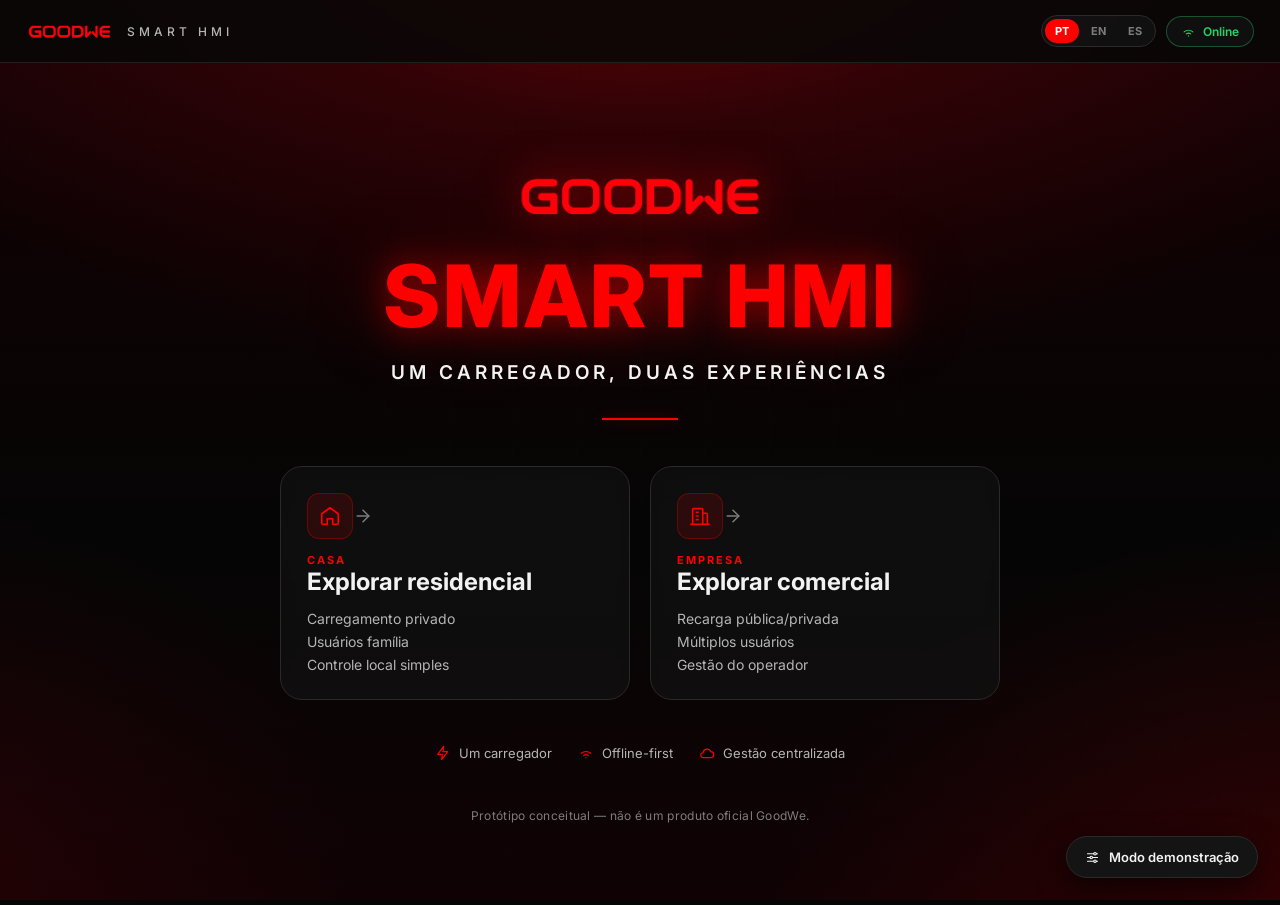
<file: Versões - SmartHMI/SmartHMI-V3/goodwe-smarthmi-v3.html>
<!DOCTYPE html>
<html lang="pt-BR">
<head>
<meta charset="UTF-8">
<meta name="viewport" content="width=device-width, initial-scale=1.0">
<title>GoodWe Smart HMI — Protótipo</title>
<link rel="preconnect" href="https://fonts.googleapis.com">
<link rel="preconnect" href="https://fonts.gstatic.com" crossorigin>
<link href="https://fonts.googleapis.com/css2?family=Inter:wght@400;500;600;700;800;900&display=swap" rel="stylesheet">
<style>
:root, :root:not([data-theme="light"]), :root[data-theme="dark"]{
  --bg-0:#050505;
  --bg-1:#0c0c0c;
  --bg-2:#141414;
  --bg-3:#1c1c1c;
  --border:#2a2a2a;
  --border-soft:#1f1f1f;
  --red:#FF0000;
  --red-2:#e00010;
  --red-dim:rgba(255,0,0,.12);
  --red-glow:rgba(255,0,0,.45);
  --green:#25d366;
  --green-dim:rgba(37,211,102,.12);
  --orange:#ffa726;
  --orange-dim:rgba(255,167,38,.12);
  --text-0:#f2f2f2;
  --text-1:#b5b5b5;
  --text-2:#7d7d7d;
  --font:'Inter',-apple-system,BlinkMacSystemFont,'Segoe UI',Roboto,sans-serif;
  --r-sm:8px; --r-md:12px; --r-lg:16px; --r-xl:22px;
}
*{box-sizing:border-box;-webkit-tap-highlight-color:transparent;}
html,body{margin:0;padding:0;}
body{
  background:var(--bg-0);
  color:var(--text-0);
  font-family:var(--font);
  min-height:100vh;
  overflow-x:hidden;
  font-size:15px;
  line-height:1.5;
}
/* red/black gradient field + faint technical grid */
body::before{
  content:'';position:fixed;inset:0;z-index:-2;pointer-events:none;
  background:
    radial-gradient(1200px 700px at 50% -14%, rgba(255,0,0,.42) 0%, rgba(178,0,12,.18) 36%, rgba(0,0,0,0) 74%),
    radial-gradient(900px 700px at 105% 108%, rgba(255,0,0,.16) 0%, rgba(0,0,0,0) 65%),
    radial-gradient(800px 600px at -10% 95%, rgba(190,0,10,.12) 0%, rgba(0,0,0,0) 60%),
    linear-gradient(180deg,#160306 0%,#0d0203 26%,#050505 60%,#100204 100%);
}
body::after{
  content:'';position:fixed;inset:0;z-index:-1;pointer-events:none;opacity:.5;
  background-image:linear-gradient(rgba(255,255,255,.022) 1px,transparent 1px),
                   linear-gradient(90deg,rgba(255,255,255,.022) 1px,transparent 1px);
  background-size:64px 64px;
  mask-image:radial-gradient(circle at 50% 30%,#000 0%,transparent 78%);
  -webkit-mask-image:radial-gradient(circle at 50% 30%,#000 0%,transparent 78%);
}
button{font-family:inherit;cursor:pointer;color:var(--text-0);}
:focus-visible{outline:2px solid var(--red);outline-offset:2px;border-radius:4px;}
::selection{background:var(--red);color:#fff;}
input,select{font-family:inherit;}
@media (prefers-reduced-motion: reduce){*{animation-duration:.01ms !important;transition-duration:.01ms !important;}}

/* ---------- icons ---------- */
svg.i{width:18px;height:18px;flex:0 0 auto;display:inline-block;vertical-align:-3px;}

/* ---------- logo ---------- */
.logo{display:block;height:22px;width:auto;}
.center>.logo,.landing>.logo,.wrap-sm.center .logo{margin-left:auto;margin-right:auto;}
.logo-lg{height:64px;}
.logo-md{height:34px;}
.logo-sm{height:15px;}
.logo-glow{filter:drop-shadow(0 0 22px rgba(255,0,0,.55));}

/* ---------- top bars ---------- */
.topbar{
  display:flex;align-items:center;justify-content:space-between;gap:16px;flex-wrap:wrap;
  padding:15px 26px;background:rgba(8,8,8,.86);backdrop-filter:blur(12px);
  border-bottom:1px solid var(--border-soft);position:sticky;top:0;z-index:50;
}
.topbar-left{display:flex;align-items:center;gap:14px;background:none;border:none;padding:0;}
.topbar-left .sysname{font-size:12px;letter-spacing:4px;color:var(--text-1);font-weight:500;}
.topbar-right{display:flex;align-items:center;gap:10px;flex-wrap:wrap;}

.lang{display:flex;gap:2px;border:1px solid var(--border);border-radius:999px;padding:3px;background:rgba(20,20,20,.7);}
.lang button{border:none;background:transparent;color:var(--text-2);font-size:11px;font-weight:700;padding:5px 10px;border-radius:999px;transition:.15s;}
.lang button.on{background:var(--red);color:#fff;}
.lang button:not(.on):hover{color:var(--text-0);}

.pill{display:inline-flex;align-items:center;gap:7px;border:1px solid var(--border);background:rgba(20,20,20,.7);
  border-radius:999px;padding:7px 14px;font-size:12px;font-weight:600;color:var(--text-1);transition:.15s;}
.pill svg.i{width:15px;height:15px;}
.pill-online{border-color:rgba(37,211,102,.35);color:var(--green);}
.pill-offline{border-color:rgba(255,0,0,.45);color:var(--red);background:var(--red-dim);}
.pill-mode{border-color:rgba(255,0,0,.45);color:var(--red);background:var(--red-dim);font-weight:700;letter-spacing:1px;font-size:11px;}

/* second bar */
.subbar{
  display:flex;align-items:center;justify-content:space-between;gap:16px;flex-wrap:wrap;
  padding:0 26px;border-bottom:1px solid var(--border-soft);background:rgba(6,6,6,.7);
  position:sticky;top:57px;z-index:49;min-height:52px;
}
.tabs{display:flex;gap:4px;flex-wrap:wrap;}
.tab{background:none;border:none;border-bottom:2px solid transparent;color:var(--text-1);font-size:14px;font-weight:500;
  padding:15px 14px;display:inline-flex;align-items:center;gap:8px;transition:.15s;}
.tab:hover{color:var(--text-0);}
.tab.on{color:var(--red);border-bottom-color:var(--red);font-weight:600;}
.tab svg{width:16px;height:16px;}
.subbar-right{display:flex;align-items:center;gap:12px;font-size:11px;letter-spacing:2px;color:var(--text-2);font-weight:500;}
.ctx-label{display:inline-flex;align-items:center;gap:9px;font-size:14px;font-weight:700;color:var(--red);letter-spacing:1px;}
.ctx-label .sub{color:var(--text-2);font-weight:400;letter-spacing:0;font-size:13px;}
.ctx-label svg.i{width:17px;height:17px;}
.btn-opaccess svg.i{width:15px;height:15px;}
.btn-opaccess{border:1px solid rgba(255,0,0,.45);background:var(--red-dim);color:var(--red);font-size:12px;font-weight:600;
  padding:8px 14px;border-radius:999px;display:inline-flex;align-items:center;gap:7px;transition:.15s;}
.btn-opaccess:hover{background:rgba(255,0,0,.2);}

.offline-strip{background:linear-gradient(90deg,rgba(255,167,38,.14),rgba(255,167,38,.05));
  border-bottom:1px solid rgba(255,167,38,.25);color:var(--orange);text-align:center;
  font-size:12px;font-weight:700;letter-spacing:2px;padding:9px;}

/* ---------- layout ---------- */
.page{padding:44px 26px 110px;display:flex;flex-direction:column;align-items:center;}
.wrap{width:100%;max-width:1180px;margin:0 auto;}
.wrap-sm{width:100%;max-width:800px;margin:0 auto;}
.center{text-align:center;}
.fade{animation:fade .25s ease;}
@keyframes fade{from{opacity:0;transform:translateY(8px);}to{opacity:1;transform:none;}}

/* ---------- landing ---------- */
.landing{min-height:calc(100vh - 58px);display:flex;flex-direction:column;align-items:center;justify-content:center;
  padding:60px 24px 40px;text-align:center;}
.landing h1{
  font-size:clamp(42px,8vw,86px);font-weight:800;letter-spacing:3px;margin:26px 0 0;line-height:1;
  color:var(--red);text-shadow:0 0 34px rgba(255,0,0,.55),0 0 90px rgba(255,0,0,.25);
}
.landing .sub{margin:20px 0 0;font-size:clamp(14px,2.2vw,19px);font-weight:600;letter-spacing:4px;color:var(--text-0);}
.landing .sub .accent{color:var(--red);}
.landing .rule{width:76px;height:2px;background:var(--red);margin:30px auto 0;box-shadow:0 0 14px var(--red-glow);}
.landing .tagline{margin:26px auto 0;color:var(--text-1);font-size:14px;letter-spacing:1px;}

.choice-grid{display:grid;grid-template-columns:repeat(2,minmax(0,1fr));gap:20px;margin:46px auto 0;max-width:720px;width:100%;}
@media(max-width:660px){.choice-grid{grid-template-columns:1fr;}}
.choice{
  background:rgba(17,17,17,.78);border:1px solid var(--border);border-radius:var(--r-xl);padding:26px;
  text-align:left;transition:.2s;display:flex;flex-direction:column;gap:14px;backdrop-filter:blur(6px);
}
.choice:hover{border-color:rgba(255,0,0,.6);background:rgba(24,16,16,.85);transform:translateY(-3px);
  box-shadow:0 18px 44px rgba(0,0,0,.55),0 0 0 1px rgba(255,0,0,.12);}
.choice-head{display:flex;align-items:center;justify-content:space-between;}
.choice-ic{width:46px;height:46px;border-radius:var(--r-md);background:var(--red-dim);border:1px solid rgba(255,0,0,.3);
  display:flex;align-items:center;justify-content:center;color:var(--red);}
.choice-ic svg{width:22px;height:22px;}
.choice-arrow{color:var(--text-2);transition:.2s;display:flex;}
.choice-arrow svg.i{width:20px;height:20px;}
.choice:hover .choice-arrow{color:var(--red);transform:translateX(4px);}
.choice .eyebrow{font-size:11px;letter-spacing:2px;font-weight:700;color:var(--red);}
.choice h3{margin:0;font-size:24px;font-weight:700;}
.choice ul{list-style:none;padding:0;margin:0;display:flex;flex-direction:column;gap:6px;}
.choice li{font-size:14px;color:var(--text-1);}

.feat-row{display:flex;gap:26px;justify-content:center;flex-wrap:wrap;margin-top:44px;}
.feat{display:inline-flex;align-items:center;gap:8px;font-size:13px;color:var(--text-1);}
.feat svg{width:16px;height:16px;color:var(--red);}
.disclaimer{margin-top:44px;font-size:12px;color:var(--text-2);letter-spacing:.3px;}

/* ---------- charger screens ---------- */
.eyebrow-c{font-size:12px;letter-spacing:6px;color:var(--text-2);font-weight:500;margin-bottom:12px;}
.state-title{font-size:clamp(28px,4.4vw,40px);font-weight:800;color:var(--red);margin:0;letter-spacing:-.5px;
  text-shadow:0 0 30px rgba(255,0,0,.4);}
.state-title.neutral{color:var(--text-0);text-shadow:none;}
.avail{margin-top:10px;font-size:17px;color:var(--text-1);display:inline-flex;align-items:center;gap:8px;justify-content:center;}
.avail b{color:var(--text-0);font-size:20px;font-weight:700;}
.avail svg{width:17px;height:17px;color:var(--red);}
.vstate{margin-top:20px;font-size:15px;color:var(--text-1);display:inline-flex;align-items:center;gap:9px;}
.vstate svg{width:17px;height:17px;color:var(--text-2);}
.vstate.ok{color:var(--green);}
.vstate.ok svg{color:var(--green);}

.big-circle{
  width:190px;height:190px;border-radius:50%;background:var(--red);border:none;color:#fff;
  font-size:20px;font-weight:700;line-height:1.25;margin:44px auto;display:flex;align-items:center;justify-content:center;
  box-shadow:0 0 0 12px rgba(255,0,0,.09),0 0 60px rgba(255,0,0,.5);transition:.2s;
}
.big-circle:hover{transform:scale(1.04);box-shadow:0 0 0 16px rgba(255,0,0,.12),0 0 80px rgba(255,0,0,.65);}
.big-circle:active{transform:scale(.98);}

.stat-row{display:flex;gap:14px;justify-content:center;flex-wrap:wrap;margin-top:12px;}
.stat{background:rgba(20,20,20,.8);border:1px solid var(--border-soft);border-radius:var(--r-md);padding:16px 26px;min-width:132px;text-align:center;}
.stat .lbl{font-size:11px;letter-spacing:2px;color:var(--text-2);font-weight:500;}
.stat .val{margin-top:7px;font-size:25px;font-weight:700;color:var(--red);}
.stat .val .u{font-size:13px;color:var(--text-1);font-weight:500;margin-left:3px;}
.stat .val.plain{color:var(--text-0);}

.ring-box{position:relative;width:260px;height:260px;margin:12px auto 6px;display:flex;align-items:center;justify-content:center;}
.ring-box .inner{position:absolute;text-align:center;}
.ring-box .pct{font-size:56px;font-weight:800;color:var(--red);line-height:1;text-shadow:0 0 30px rgba(255,0,0,.4);}
.ring-box .pct.green{color:var(--green);text-shadow:0 0 30px rgba(37,211,102,.35);}
.ring-box .cap{margin-top:8px;font-size:12px;letter-spacing:3px;color:var(--text-2);}

.btn{border:1px solid var(--border);background:rgba(22,22,22,.9);border-radius:var(--r-md);padding:15px 30px;
  font-size:16px;font-weight:600;display:inline-flex;align-items:center;justify-content:center;gap:10px;transition:.15s;}
.btn:hover{background:var(--bg-3);border-color:#3a3a3a;}
.btn:active{transform:scale(.985);}
.btn svg{width:18px;height:18px;}
.btn-red{background:var(--red);border-color:var(--red);color:#fff;box-shadow:0 0 30px rgba(255,0,0,.3);}
.btn-red:hover{background:#ff2020;border-color:#ff2020;box-shadow:0 0 40px rgba(255,0,0,.45);}
.btn-danger{color:var(--red);border-color:rgba(255,0,0,.4);background:var(--red-dim);}
.btn-danger:hover{background:rgba(255,0,0,.2);}
.btn-sm{padding:9px 16px;font-size:13px;border-radius:var(--r-sm);}
.btn:disabled{opacity:.3;cursor:not-allowed;}
.btn-row{display:flex;gap:14px;justify-content:center;flex-wrap:wrap;margin-top:32px;}
.link-btn{background:none;border:none;color:var(--text-1);font-size:14px;margin-top:22px;transition:.15s;}
.link-btn:hover{color:var(--red);}

.quick-row{display:flex;gap:14px;justify-content:center;flex-wrap:wrap;margin-top:26px;}
.quick{background:rgba(20,20,20,.8);border:1px solid var(--border-soft);border-radius:var(--r-md);padding:16px 22px;
  min-width:130px;text-align:center;transition:.15s;}
.quick:hover{border-color:rgba(255,0,0,.45);background:rgba(26,18,18,.9);}
.quick svg{width:17px;height:17px;color:var(--red);}
.quick .lbl{margin-top:8px;font-size:10px;letter-spacing:1.6px;color:var(--text-2);font-weight:500;line-height:1.35;}
.quick .val{margin-top:7px;font-size:16px;font-weight:700;color:var(--text-0);}

/* scan */
.scan{width:160px;height:160px;margin:40px auto 0;border-radius:50%;border:2px solid rgba(255,0,0,.5);
  display:flex;align-items:center;justify-content:center;position:relative;color:var(--red);}
.scan svg{width:38px;height:38px;}
.scan::before,.scan::after{content:'';position:absolute;inset:-2px;border-radius:50%;border:2px solid var(--red);
  animation:ripple 1.8s ease-out infinite;}
.scan::after{animation-delay:.9s;}
@keyframes ripple{0%{transform:scale(1);opacity:.7;}100%{transform:scale(1.55);opacity:0;}}
.scan-line{position:absolute;left:8%;right:8%;height:2px;background:var(--red);box-shadow:0 0 12px var(--red);
  animation:scanmove 1.8s ease-in-out infinite;}
@keyframes scanmove{0%,100%{top:22%;}50%{top:76%;}}

/* auth methods */
.auth-row{display:flex;gap:16px;justify-content:center;flex-wrap:wrap;margin-top:22px;}
.auth{width:140px;background:rgba(20,20,20,.82);border:1px solid var(--border);border-radius:var(--r-lg);
  padding:28px 14px;transition:.2s;}
.auth:hover{border-color:rgba(255,0,0,.6);background:rgba(28,16,16,.9);transform:translateY(-3px);}
.auth svg{width:28px;height:28px;color:var(--red);}
.auth .lb{margin-top:14px;font-size:14px;font-weight:600;color:var(--text-0);}
.label-sm{font-size:11px;letter-spacing:3px;color:var(--text-2);margin:34px 0 0;}

/* info card */
.info-card{background:rgba(18,18,18,.86);border:1px solid var(--border-soft);border-radius:var(--r-lg);
  padding:8px 22px;max-width:460px;margin:22px auto 0;text-align:left;}
.info-row{display:flex;justify-content:space-between;align-items:center;gap:14px;padding:13px 0;border-bottom:1px solid var(--border-soft);font-size:14px;}
.info-row:last-child{border-bottom:none;}
.info-row .k{color:var(--text-2);}
.info-row .v{font-weight:600;color:var(--text-0);}
.info-row .v.red{color:var(--red);}

.power-row{display:flex;gap:12px;justify-content:center;flex-wrap:wrap;margin-top:20px;}
.pw{min-width:110px;background:rgba(20,20,20,.82);border:1px solid var(--border);border-radius:var(--r-md);
  padding:18px 12px;font-size:17px;font-weight:700;transition:.15s;color:var(--text-0);}
.pw:hover:not(:disabled){border-color:rgba(255,0,0,.5);}
.pw.on{border-color:var(--red);background:var(--red-dim);color:var(--red);}
.pw:disabled{opacity:.28;cursor:not-allowed;}
.note-sm{margin-top:16px;font-size:12px;color:var(--text-2);display:inline-flex;align-items:center;gap:7px;}
.note-sm svg{width:14px;height:14px;}

/* cost boxes */
.cost-row{display:flex;gap:14px;justify-content:center;flex-wrap:wrap;margin-top:16px;}
.cost{background:rgba(20,20,20,.8);border:1px solid var(--border-soft);border-radius:var(--r-md);
  padding:15px 22px;display:flex;align-items:center;gap:16px;min-width:230px;justify-content:space-between;}
.cost .lbl{font-size:11px;letter-spacing:1.6px;color:var(--text-2);display:inline-flex;align-items:center;gap:7px;}
.cost .lbl svg.i{width:15px;height:15px;}
.cost .val{font-size:19px;font-weight:700;color:var(--red);}
.cost .val.plain{color:var(--text-0);}

/* ---------- section head ---------- */
.sec-head{display:flex;align-items:center;gap:11px;margin:0 0 22px;}
.sec-head svg{width:21px;height:21px;color:var(--red);}
.sec-head h2{margin:0;font-size:23px;font-weight:700;}

/* ---------- profiles ---------- */
.prof-grid{display:grid;grid-template-columns:repeat(3,minmax(0,1fr));gap:16px;}
@media(max-width:760px){.prof-grid{grid-template-columns:1fr;}}
.prof{background:rgba(18,18,18,.86);border:1px solid var(--border-soft);border-radius:var(--r-lg);padding:22px;}
.prof-top{display:flex;align-items:center;justify-content:space-between;margin-bottom:16px;}
.prof-name{font-size:19px;font-weight:800;letter-spacing:.5px;}
.prof-badge{width:32px;height:32px;border-radius:50%;display:flex;align-items:center;justify-content:center;background:rgba(255,255,255,.05);}
.prof-badge svg{width:15px;height:15px;}
.prof-line{display:flex;align-items:center;gap:9px;font-size:14px;color:var(--text-1);padding:4px 0;}
.prof-line svg{width:14px;height:14px;color:var(--text-2);}
.c-red{color:var(--red);} .c-green{color:var(--green);} .c-orange{color:var(--orange);}
.banner{display:flex;align-items:center;gap:12px;background:rgba(18,18,18,.8);border:1px solid var(--border-soft);
  border-radius:var(--r-lg);padding:18px 22px;margin-top:20px;font-size:14px;color:var(--text-1);}
.banner svg{width:18px;height:18px;color:var(--red);flex-shrink:0;}
.foot-note{text-align:center;font-size:12px;color:var(--text-2);margin-top:18px;}

/* ---------- lists / tables ---------- */
.list-card{background:rgba(18,18,18,.86);border:1px solid var(--border-soft);border-radius:var(--r-lg);overflow:hidden;}
.list-row{display:flex;align-items:center;justify-content:space-between;gap:16px;padding:17px 22px;border-bottom:1px solid var(--border-soft);}
.list-row:last-child{border-bottom:none;}
.list-row .main{font-size:16px;font-weight:700;}
.list-row .sub{font-size:12px;color:var(--text-2);margin-top:3px;}
.list-row .side{display:inline-flex;align-items:center;gap:8px;font-size:14px;color:var(--text-1);font-weight:600;}
.list-row .side svg{width:14px;height:14px;color:var(--text-2);}

.tbl{width:100%;border-collapse:collapse;}
.tbl th{text-align:left;font-size:11px;letter-spacing:1.6px;color:var(--text-2);font-weight:500;
  padding:15px 22px;border-bottom:1px solid var(--border-soft);background:rgba(255,255,255,.02);}
.tbl th:last-child,.tbl td:last-child{text-align:right;}
.tbl td{padding:16px 22px;border-bottom:1px solid var(--border-soft);font-size:14px;color:var(--text-1);}
.tbl tr:last-child td{border-bottom:none;}
.tbl .u-cell{display:flex;align-items:center;gap:12px;}
.tbl svg.i{width:15px;height:15px;color:var(--text-2);}
.avatar{width:30px;height:30px;border-radius:50%;background:var(--red-dim);border:1px solid rgba(255,0,0,.3);
  color:var(--red);display:flex;align-items:center;justify-content:center;font-size:12px;font-weight:700;}
.u-name{color:var(--text-0);font-weight:600;}
.mono{font-variant-numeric:tabular-nums;letter-spacing:.5px;}
.sess{display:inline-flex;align-items:center;gap:6px;color:var(--text-0);font-weight:700;}
.sess svg{width:14px;height:14px;color:var(--red);}
.tbl-scroll{overflow-x:auto;}

/* status grid */
.status-grid{display:grid;grid-template-columns:repeat(2,minmax(0,1fr));gap:14px;}
@media(max-width:620px){.status-grid{grid-template-columns:1fr;}}
.status-item{display:flex;align-items:center;gap:11px;background:rgba(18,18,18,.82);border:1px solid var(--border-soft);
  border-radius:var(--r-md);padding:16px 20px;font-size:15px;color:var(--text-0);}
.status-item svg{width:17px;height:17px;color:var(--green);}

/* ---------- settings ---------- */
.set-card{background:rgba(18,18,18,.86);border:1px solid var(--border-soft);border-radius:var(--r-lg);padding:22px;margin-bottom:18px;}
.set-title{display:flex;align-items:center;gap:10px;font-size:17px;font-weight:700;margin-bottom:18px;}
.set-title svg{width:18px;height:18px;color:var(--red);}
.opt-row{display:flex;gap:12px;flex-wrap:wrap;}
.opt{flex:1;min-width:88px;background:rgba(10,10,10,.8);border:1px solid var(--border);border-radius:var(--r-md);
  padding:15px 10px;font-size:15px;font-weight:600;color:var(--text-0);transition:.15s;}
.opt:hover{border-color:rgba(255,0,0,.45);}
.opt.on{background:var(--red);border-color:var(--red);color:#fff;box-shadow:0 0 22px rgba(255,0,0,.3);}
.field-grid{display:grid;grid-template-columns:repeat(3,minmax(0,1fr));gap:14px;margin-bottom:16px;}
@media(max-width:620px){.field-grid{grid-template-columns:1fr;}}
.field label{display:block;font-size:13px;color:var(--text-1);margin-bottom:7px;}
.field input{width:100%;background:rgba(10,10,10,.85);border:1px solid var(--border);color:var(--text-0);
  border-radius:var(--r-sm);padding:12px 14px;font-size:15px;font-weight:600;}
.field input::-webkit-calendar-picker-indicator{filter:invert(.7);}
.two-col{display:grid;grid-template-columns:repeat(2,minmax(0,1fr));gap:18px;}
@media(max-width:620px){.two-col{grid-template-columns:1fr;}}
.sw-row{display:flex;align-items:center;justify-content:space-between;gap:16px;}
.sw-row .txt{font-size:15px;color:var(--text-1);}
.sw{width:52px;height:29px;border-radius:999px;background:#2e2e2e;border:none;position:relative;flex-shrink:0;transition:.2s;padding:0;}
.sw.on{background:var(--red);box-shadow:0 0 18px rgba(255,0,0,.35);}
.sw::after{content:'';position:absolute;width:23px;height:23px;border-radius:50%;background:#fff;top:3px;left:3px;transition:.2s;}
.sw.on::after{left:26px;}

/* ---------- operator ---------- */
.opbar{display:flex;align-items:center;justify-content:space-between;gap:16px;flex-wrap:wrap;padding:14px 26px;
  border-bottom:1px solid var(--border-soft);background:rgba(10,4,4,.75);}
.opbar-left{display:flex;align-items:center;gap:14px;}
.opbar .title{font-size:13px;letter-spacing:4px;font-weight:800;color:var(--red);}
.opbar .hub{font-size:13px;color:var(--text-2);}
.op-stats{display:grid;grid-template-columns:repeat(5,minmax(0,1fr));gap:14px;margin-bottom:26px;}
@media(max-width:1000px){.op-stats{grid-template-columns:repeat(3,minmax(0,1fr));}}
@media(max-width:620px){.op-stats{grid-template-columns:repeat(2,minmax(0,1fr));}}
.op-stat{background:rgba(18,18,18,.86);border:1px solid var(--border-soft);border-radius:var(--r-lg);padding:20px;}
.op-stat .hd{display:flex;align-items:center;gap:8px;font-size:11px;letter-spacing:1.4px;color:var(--text-2);}
.op-stat .hd svg{width:15px;height:15px;}
.op-stat .n{margin-top:10px;font-size:34px;font-weight:800;line-height:1;}

.st-grid{display:grid;grid-template-columns:repeat(4,minmax(0,1fr));gap:16px;}
@media(max-width:980px){.st-grid{grid-template-columns:repeat(2,minmax(0,1fr));}}
@media(max-width:560px){.st-grid{grid-template-columns:1fr;}}
.st{background:rgba(18,18,18,.86);border:1px solid var(--border-soft);border-radius:var(--r-lg);padding:18px 20px;
  text-align:left;transition:.15s;}
.st:hover{border-color:rgba(255,0,0,.45);background:rgba(26,18,18,.9);transform:translateY(-2px);}
.st .row1{display:flex;align-items:center;justify-content:space-between;}
.st .id{font-size:15px;font-weight:700;letter-spacing:.5px;}
.st .dot{width:9px;height:9px;border-radius:50%;}
.st .status{margin-top:9px;font-size:12px;font-weight:700;letter-spacing:1px;}
.st .meta{margin-top:7px;font-size:13px;color:var(--text-1);}
.s-charging .dot{background:var(--red);box-shadow:0 0 9px var(--red);} .s-charging .status{color:var(--red);}
.s-available .dot{background:var(--green);box-shadow:0 0 9px var(--green);} .s-available .status{color:var(--green);}
.s-maintenance .dot{background:var(--orange);box-shadow:0 0 9px var(--orange);} .s-maintenance .status{color:var(--orange);}
.s-error .dot{background:var(--red);box-shadow:0 0 12px var(--red);animation:blink 1.3s infinite;} .s-error .status{color:var(--red);}
@keyframes blink{0%,100%{opacity:1;}50%{opacity:.3;}}

.load-cards{display:grid;grid-template-columns:repeat(3,minmax(0,1fr));gap:16px;margin-bottom:22px;}
@media(max-width:820px){.load-cards{grid-template-columns:1fr;}}
.load-card{background:rgba(18,18,18,.86);border:1px solid var(--border-soft);border-radius:var(--r-lg);padding:20px;}
.load-card .lbl{font-size:11px;letter-spacing:1.6px;color:var(--text-2);}
.load-card .lbl svg.i{width:15px;height:15px;}
.load-card .big{margin-top:8px;font-size:32px;font-weight:800;color:var(--red);}
.load-card.ok{border-color:rgba(37,211,102,.3);background:rgba(12,26,17,.7);}
.load-card.ok .big{color:var(--green);font-size:26px;display:flex;align-items:center;gap:9px;}
.load-card.ok .big svg{width:22px;height:22px;}
.demand-track{margin-top:14px;height:7px;background:rgba(255,255,255,.07);border-radius:999px;overflow:hidden;}
.demand-fill{height:100%;background:var(--red);border-radius:999px;transition:width .35s ease;box-shadow:0 0 12px rgba(255,0,0,.5);}
.demand-fill.over{background:var(--orange);box-shadow:0 0 12px rgba(255,167,38,.5);}
input[type=range]{width:100%;accent-color:var(--red);margin-top:12px;}

.bars-card{background:rgba(18,18,18,.86);border:1px solid var(--border-soft);border-radius:var(--r-lg);overflow:hidden;}
.bars-head{padding:14px 22px;font-size:11px;letter-spacing:1.6px;color:var(--text-2);border-bottom:1px solid var(--border-soft);}
.bar-row{display:flex;align-items:center;gap:16px;padding:13px 22px;border-bottom:1px solid var(--border-soft);}
.bar-row:last-child{border-bottom:none;}
.bar-row .nm{display:flex;align-items:center;gap:9px;width:150px;flex-shrink:0;font-size:13px;font-weight:700;letter-spacing:.5px;}
.bar-row .nm svg{width:14px;height:14px;color:var(--red);}
.bar-track{display:block;flex:1;height:8px;background:rgba(255,255,255,.07);border-radius:999px;overflow:hidden;min-width:60px;}
.bar-fill{display:block;height:100%;background:var(--red);border-radius:999px;transition:width .35s ease;box-shadow:0 0 10px rgba(255,0,0,.45);}
.bar-fill.throttled{background:var(--orange);box-shadow:0 0 10px rgba(255,167,38,.45);}
.bar-val{width:96px;text-align:right;font-size:13px;font-weight:700;color:var(--text-0);flex-shrink:0;}

.rep-cards{display:grid;grid-template-columns:repeat(3,minmax(0,1fr));gap:16px;margin-bottom:22px;}
@media(max-width:820px){.rep-cards{grid-template-columns:1fr;}}
.chart-grid{display:grid;grid-template-columns:repeat(2,minmax(0,1fr));gap:16px;margin-bottom:16px;}
@media(max-width:900px){.chart-grid{grid-template-columns:1fr;}}
.chart-card{background:rgba(18,18,18,.86);border:1px solid var(--border-soft);border-radius:var(--r-lg);padding:20px;}
.chart-card h4{margin:0 0 14px;font-size:15px;font-weight:600;color:var(--text-0);}
.chart-card>svg{width:100%;height:auto;display:block;}
.chart-card h4 svg.i{width:16px;height:16px;}

.cfg-grid{display:grid;grid-template-columns:repeat(5,minmax(0,1fr));gap:16px;}
@media(max-width:1000px){.cfg-grid{grid-template-columns:repeat(3,minmax(0,1fr));}}
@media(max-width:620px){.cfg-grid{grid-template-columns:repeat(2,minmax(0,1fr));}}
.cfg{background:rgba(18,18,18,.86);border:1px solid var(--border-soft);border-radius:var(--r-lg);padding:24px 14px;
  text-align:center;transition:.15s;}
.cfg:hover{border-color:rgba(255,0,0,.45);background:rgba(26,18,18,.9);transform:translateY(-2px);}
.cfg svg{width:21px;height:21px;color:var(--red);}
.cfg .nm{margin-top:12px;font-size:14px;color:var(--text-0);font-weight:500;}

.back-btn{display:inline-flex;align-items:center;gap:8px;background:none;border:none;color:var(--text-1);
  font-size:14px;margin-bottom:18px;transition:.15s;}
.back-btn:hover{color:var(--red);}
.back-btn svg{width:16px;height:16px;}

/* detail grid */
.det-grid{display:grid;grid-template-columns:1.25fr 1fr;gap:18px;}
@media(max-width:860px){.det-grid{grid-template-columns:1fr;}}
.det-card{background:rgba(18,18,18,.86);border:1px solid var(--border-soft);border-radius:var(--r-lg);padding:8px 22px;}
.det-card.pad{padding:22px;}
.det-card h4{margin:0 0 14px;font-size:15px;font-weight:600;}

/* ---------- modal ---------- */
.ov{position:fixed;inset:0;background:rgba(0,0,0,.72);backdrop-filter:blur(4px);display:flex;align-items:center;
  justify-content:center;z-index:120;padding:22px;animation:fade .2s ease;}
.ov-bg{position:absolute;inset:0;border:none;background:transparent;padding:0;}
.ov .modal{position:relative;z-index:1;}
.modal{background:#121212;border:1px solid var(--border);border-radius:var(--r-xl);padding:26px;max-width:460px;width:100%;
  box-shadow:0 30px 70px rgba(0,0,0,.7);}
.modal-head{display:flex;align-items:center;justify-content:space-between;gap:14px;margin-bottom:18px;}
.modal-head .t{display:flex;align-items:center;gap:10px;font-size:19px;font-weight:700;}
.modal-head .t svg{width:19px;height:19px;color:var(--red);}
.modal-x{background:none;border:none;color:var(--text-2);display:flex;padding:4px;}
.modal-x:hover{color:var(--text-0);}
.modal-x svg{width:19px;height:19px;}
.modal p{color:var(--text-1);font-size:14px;margin:0 0 20px;}
.modal-actions{display:flex;gap:12px;margin-top:22px;}
.modal-actions .btn{flex:1;font-size:15px;padding:13px 20px;}
.modal-lock{display:flex;align-items:center;gap:8px;font-size:12px;color:var(--text-2);margin-top:14px;}
.modal-lock svg{width:14px;height:14px;}

/* sync */
.sync-track{height:5px;background:rgba(255,255,255,.08);border-radius:999px;overflow:hidden;margin:6px 0 20px;}
.sync-fill{height:100%;background:var(--red);width:0;border-radius:999px;transition:width .3s linear;box-shadow:0 0 14px rgba(255,0,0,.6);}
.sync-item{display:flex;align-items:center;gap:10px;padding:9px 0;font-size:14px;color:var(--text-2);
  opacity:.35;transition:.3s;}
.sync-item.on{opacity:1;color:var(--text-0);}
.sync-item svg{width:16px;height:16px;color:var(--green);}
.sync-done{margin-top:16px;text-align:center;color:var(--green);font-weight:700;letter-spacing:2px;font-size:13px;}

/* demo panel */
.demo-fab{position:fixed;bottom:22px;right:22px;z-index:110;background:#141414;border:1px solid var(--border);
  color:var(--text-0);font-size:13px;font-weight:600;padding:12px 18px;border-radius:999px;
  display:inline-flex;align-items:center;gap:9px;box-shadow:0 10px 30px rgba(0,0,0,.6);transition:.15s;}
.demo-fab:hover{border-color:rgba(255,0,0,.5);color:var(--red);}
.demo-fab svg{width:15px;height:15px;}
.demo-panel{position:fixed;bottom:80px;right:22px;z-index:111;width:312px;max-height:74vh;overflow-y:auto;
  background:#111;border:1px solid var(--border);border-radius:var(--r-xl);padding:20px;
  box-shadow:0 26px 60px rgba(0,0,0,.75);animation:fade .2s ease;}
.demo-panel h4{margin:0;font-size:17px;font-weight:700;}
.demo-sec{font-size:10px;letter-spacing:2px;color:var(--text-2);margin:18px 0 9px;}
.demo-grid{display:grid;grid-template-columns:1fr 1fr;gap:9px;}
.demo-grid.one{grid-template-columns:1fr;}
.demo-grid.four{grid-template-columns:repeat(4,1fr);}
.db{background:#191919;border:1px solid var(--border-soft);border-radius:var(--r-sm);color:var(--text-0);
  font-size:12px;font-weight:500;padding:11px 10px;display:inline-flex;align-items:center;justify-content:center;gap:6px;transition:.15s;}
.db:hover{border-color:#3a3a3a;}
.db svg{width:13px;height:13px;}
.db.red{color:var(--red);border-color:rgba(255,0,0,.35);background:rgba(255,0,0,.07);}
.db.red:hover{background:rgba(255,0,0,.15);}
.db.orange{color:var(--orange);border-color:rgba(255,167,38,.35);background:rgba(255,167,38,.07);}
.db.orange:hover{background:rgba(255,167,38,.15);}
</style>
</head>
<body>
<div id="app"></div>

<script>
(function(){
"use strict";

/* =============== logo =============== */
var LOGO = "goodwe_logo.png";
function logo(cls){ return '<img src="'+LOGO+'" alt="GoodWe" class="logo '+(cls||'')+'">'; }

/* =============== icons (inline svg, stroke=currentColor) =============== */
var I = {
  home:'<path d="M3 9.5 12 3l9 6.5V20a1 1 0 0 1-1 1h-5v-6H9v6H4a1 1 0 0 1-1-1z"/>',
  building:'<path d="M4 21V5a1 1 0 0 1 1-1h9a1 1 0 0 1 1 1v16"/><path d="M15 9h4a1 1 0 0 1 1 1v11"/><path d="M8 8h2M8 12h2M8 16h2"/><path d="M2 21h20"/>',
  arrow:'<path d="M5 12h14"/><path d="m12 5 7 7-7 7"/>',
  arrowleft:'<path d="M19 12H5"/><path d="m12 19-7-7 7-7"/>',
  zap:'<path d="M13 2 4 14h7l-1 8 9-12h-7z"/>',
  plug:'<path d="M9 2v6M15 2v6"/><path d="M6 8h12v3a6 6 0 0 1-6 6 6 6 0 0 1-6-6z"/><path d="M12 17v5"/>',
  wifi:'<path d="M5 12.5a11 11 0 0 1 14 0"/><path d="M8.5 15.8a6 6 0 0 1 7 0"/><path d="M12 19h.01"/>',
  wifioff:'<path d="m2 2 20 20"/><path d="M5 12.5a11 11 0 0 1 5-2.7"/><path d="M19 12.5a11 11 0 0 0-4-2.5"/><path d="M8.5 15.8a6 6 0 0 1 3-1.6"/><path d="M12 19h.01"/>',
  users:'<path d="M16 21v-2a4 4 0 0 0-4-4H6a4 4 0 0 0-4 4v2"/><circle cx="9" cy="7" r="4"/><path d="M22 21v-2a4 4 0 0 0-3-3.87"/><path d="M16 3.13a4 4 0 0 1 0 7.75"/>',
  activity:'<path d="M22 12h-4l-3 9L9 3l-3 9H2"/>',
  settings:'<circle cx="12" cy="12" r="3"/><path d="M19.4 15a1.7 1.7 0 0 0 .3 1.9l.1.1a2 2 0 1 1-2.8 2.8l-.1-.1a1.7 1.7 0 0 0-1.9-.3 1.7 1.7 0 0 0-1 1.5V21a2 2 0 1 1-4 0v-.1a1.7 1.7 0 0 0-1.1-1.5 1.7 1.7 0 0 0-1.9.3l-.1.1a2 2 0 1 1-2.8-2.8l.1-.1a1.7 1.7 0 0 0 .3-1.9 1.7 1.7 0 0 0-1.5-1H3a2 2 0 1 1 0-4h.1A1.7 1.7 0 0 0 4.6 8.6a1.7 1.7 0 0 0-.3-1.9l-.1-.1a2 2 0 1 1 2.8-2.8l.1.1a1.7 1.7 0 0 0 1.9.3H9a1.7 1.7 0 0 0 1-1.5V3a2 2 0 1 1 4 0v.1a1.7 1.7 0 0 0 1 1.5 1.7 1.7 0 0 0 1.9-.3l.1-.1a2 2 0 1 1 2.8 2.8l-.1.1a1.7 1.7 0 0 0-.3 1.9V9a1.7 1.7 0 0 0 1.5 1H21a2 2 0 1 1 0 4h-.1a1.7 1.7 0 0 0-1.5 1z"/>',
  grid:'<rect x="3" y="3" width="7" height="7" rx="1"/><rect x="14" y="3" width="7" height="7" rx="1"/><rect x="3" y="14" width="7" height="7" rx="1"/><rect x="14" y="14" width="7" height="7" rx="1"/>',
  gauge:'<circle cx="12" cy="12" r="9"/><path d="m15.5 8.5-3.5 3.5"/>',
  chart:'<path d="M3 3v18h18"/><rect x="7" y="12" width="3" height="6"/><rect x="12" y="8" width="3" height="10"/><rect x="17" y="4" width="3" height="14"/>',
  calendar:'<rect x="3" y="4" width="18" height="18" rx="2"/><path d="M16 2v4M8 2v4M3 10h18"/>',
  clock:'<circle cx="12" cy="12" r="9"/><path d="M12 7v5l3 2"/>',
  lock:'<rect x="4" y="11" width="16" height="10" rx="2"/><path d="M8 11V7a4 4 0 0 1 8 0v4"/>',
  unlock:'<rect x="4" y="11" width="16" height="10" rx="2"/><path d="M8 11V7a4 4 0 0 1 7.5-2"/>',
  card:'<rect x="2" y="5" width="20" height="14" rx="2"/><path d="M2 10h20"/>',
  qr:'<rect x="3" y="3" width="7" height="7" rx="1"/><rect x="14" y="3" width="7" height="7" rx="1"/><rect x="3" y="14" width="7" height="7" rx="1"/><path d="M14 14h3v3h-3zM19 19h2v2h-2zM14 19h2M19 14h2"/>',
  phone:'<rect x="6" y="2" width="12" height="20" rx="2"/><path d="M11 18h2"/>',
  check:'<circle cx="12" cy="12" r="9"/><path d="m8.5 12.2 2.3 2.3 4.7-4.7"/>',
  alert:'<path d="M10.3 3.9 2 18a2 2 0 0 0 1.7 3h16.6a2 2 0 0 0 1.7-3L13.7 3.9a2 2 0 0 0-3.4 0"/><path d="M12 9v4M12 17h.01"/>',
  play:'<path d="M6 4l14 8-14 8z"/>',
  pause:'<rect x="6" y="4" width="4" height="16" rx="1"/><rect x="14" y="4" width="4" height="16" rx="1"/>',
  stop:'<rect x="5" y="5" width="14" height="14" rx="2"/>',
  refresh:'<path d="M3 12a9 9 0 0 1 15.5-6.2L21 8"/><path d="M21 3v5h-5"/><path d="M21 12a9 9 0 0 1-15.5 6.2L3 16"/><path d="M3 21v-5h5"/>',
  sliders:'<path d="M4 6h10M18 6h2M4 12h4M12 12h8M4 18h10M18 18h2"/><circle cx="16" cy="6" r="2"/><circle cx="10" cy="12" r="2"/><circle cx="16" cy="18" r="2"/>',
  battery:'<rect x="2" y="7" width="17" height="10" rx="2"/><path d="M22 11v2"/>',
  wrench:'<path d="M14.7 6.3a4 4 0 0 0 5.3 5.2l-9 9a2.8 2.8 0 0 1-4-4l9-9z"/>',
  shield:'<path d="M12 22s8-4 8-10V5l-8-3-8 3v7c0 6 8 10 8 10"/>',
  dollar:'<path d="M12 2v20"/><path d="M17 6.5c0-2-2.2-3-5-3s-5 1-5 3.2S9 10 12 10.5s5 1.3 5 3.3-2.2 3.2-5 3.2-5-1-5-3"/>',
  wallet:'<path d="M3 7a2 2 0 0 1 2-2h13a1 1 0 0 1 1 1v2"/><path d="M3 7v11a2 2 0 0 0 2 2h14a2 2 0 0 0 2-2v-8H6a3 3 0 0 1-3-3"/><path d="M17 14h.01"/>',
  cloud:'<path d="M17.5 19a4.5 4.5 0 0 0 .3-9 6 6 0 0 0-11.6 1.6A3.7 3.7 0 0 0 6.5 19z"/>',
  chip:'<rect x="7" y="7" width="10" height="10" rx="2"/><path d="M10 2v3M14 2v3M10 19v3M14 19v3M2 10h3M2 14h3M19 10h3M19 14h3"/>',
  x:'<path d="M18 6 6 18M6 6l12 12"/>',
  thermo:'<path d="M14 14.8V5a2 2 0 1 0-4 0v9.8a4 4 0 1 0 4 0"/>',
  bolt2:'<path d="M13 2 4 14h7l-1 8 9-12h-7z"/>',
  link:'<path d="M10 13a5 5 0 0 0 7 0l2-2a5 5 0 0 0-7-7l-1 1"/><path d="M14 11a5 5 0 0 0-7 0l-2 2a5 5 0 0 0 7 7l1-1"/>'
};
function ic(name, cls){
  return '<svg viewBox="0 0 24 24" fill="none" stroke="currentColor" stroke-width="1.8" stroke-linecap="round" stroke-linejoin="round" class="i '+(cls||'')+'">'+(I[name]||'')+'</svg>';
}

/* =============== i18n =============== */
var TR={
pt:{
 smart_sub:'UM CARREGADOR, DUAS EXPERIÊNCIAS',
 disclaimer:'Protótipo conceitual — não é um produto oficial GoodWe.',
 f1:'Um carregador', f2:'Offline-first', f3:'Gestão centralizada',
 explore_res:'Explorar residencial', explore_com:'Explorar comercial',
 home:'CASA', business:'EMPRESA', residential:'Residencial', commercial:'Comercial',
 res_l1:'Carregamento privado', res_l2:'Usuários família', res_l3:'Controle local simples',
 com_l1:'Recarga pública/privada', com_l2:'Múltiplos usuários', com_l3:'Gestão do operador',
 onb_q:'Como este carregador será usado?', onb_foot:'Um carregador · duas experiências · o software define o ambiente',
 back:'Voltar', close:'Fechar', save:'Salvar', confirm:'Confirmar', cancel:'Cancelar',
 online:'Online', offline:'Offline', local_cloud:'LOCAL + CLOUD', cloud_local:'CLOUD + LOCAL',
 RESIDENCIAL:'RESIDENCIAL', COMERCIAL:'COMERCIAL',
 nav_charger:'Carregador', nav_profiles:'Perfis', nav_activity:'Atividade', nav_settings:'Configurações',
 nav_stations:'Estações', nav_users:'Usuários', nav_ops:'Operações', nav_reports:'Relatórios',
 ready:'Pronto para carregar', available:'Disponível',
 v_not_conn:'Veículo não conectado', v_conn:'Veículo conectado', connect_v:'Conectar veículo', connecting:'Conectando...',
 disconnect:'Desconectar',
 power:'POTÊNCIA', energy:'ENERGIA', time:'TEMPO', lockL:'BLOQUEIO', eta:'ETA', target:'ALVO',
 off:'OFF', on:'ON', enabled:'Ativo', disabled:'Desativado',
 start_charge:'Iniciar carregamento', pause_charge:'Pausar carregamento', stop_charge:'Parar carregamento',
 resume_charge:'Retomar carregamento', charging:'CARREGANDO', paused:'PAUSADO', completed:'CONCLUÍDO',
 new_session:'Nova sessão',
 curr_limit:'Limite de corrente', curr_limit_s:'LIMITE DE<br>CORRENTE', schedule:'Agendamento', timer:'Timer',
 lock:'Bloqueio', load_mgmt:'Gestão de carga', start_t:'Início', end_t:'Fim', target_l:'Alvo',
 fam_profiles:'Perfis familiares', sync_local:'Os perfis são sincronizados localmente e permanecem disponíveis sem internet.',
 rfid_foot:'Perfis RFID configurados via App/Web · armazenados localmente no carregador',
 activity:'Atividade', sys_status:'Status do sistema',
 d_power:'Potência', d_temp:'Temperatura', d_veh:'Comunicação veículo', d_safe:'Segurança', d_ctrl:'Controlador local',
 auth_method:'MÉTODO DE AUTENTICAÇÃO', rfid:'RFID', qr:'QR Code', app:'App',
 detecting:'Detectando...', rfid_detected:'RFID detectado', account:'Conta', personal:'Personal',
 payment:'Pagamento', tariff:'Tarifa', avail_power:'Potência disponível',
 select_power:'Selecionar potência', power_limit_note:'Limite de potência configurado pelo operador da estação.',
 est_cost:'CUSTO ESTIMADO', est_remain:'RESTANTE ESTIMADO',
 op_access:'Acessar plataforma do operador', op_mode:'MODO OPERADOR', hub:'GoodWe Charging Hub',
 st_total:'ESTAÇÕES TOTAIS', st_charging:'CARREGANDO', st_avail:'DISPONÍVEIS', st_maint:'EM MANUTENÇÃO', st_err:'COM ERRO',
 s_available:'DISPONÍVEL', s_charging:'CARREGANDO', s_maintenance:'MANUTENÇÃO', s_error:'ERRO',
 users:'Usuários', user:'USUÁRIO', rfid_card:'CARTÃO RFID', paymentU:'PAGAMENTO', sessions:'SESSÕES',
 load_title:'Gestão de carga', site_limit:'LIMITE DE POTÊNCIA DO SITE', cur_demand:'DEMANDA ATUAL',
 lm_state:'GESTÃO DE CARGA', active:'Ativo',
 reports:'Relatórios', r_energy:'ENERGIA', r_sessions:'SESSÕES', r_cost:'CUSTO ESTIMADO',
 this_week:'esta semana', est_revenue:'receita estimada',
 ch_energy:'Energia · kWh / dia', ch_sessions:'Sessões / dia', ch_revenue:'Receita estimada · R$',
 settings:'Configurações', restricted:'Restrito ao operador',
 station:'STATION', status:'STATUS', session:'SESSÃO', cost:'CUSTO',
 err_title:'Erro de comunicação com o veículo', try_again:'Tentar novamente',
 local_diag:'Diagnóstico local', contact_op:'Contatar operador',
 offline_active:'OPERAÇÃO LOCAL ATIVA — FUNÇÕES ESSENCIAIS DISPONÍVEIS',
 conn_restored:'Conexão restabelecida', syncing:'Sincronizando dados locais...', sync_done:'SINCRONIZAÇÃO CONCLUÍDA',
 sy1:'Sessões de carregamento', sy2:'Dados de energia', sy3:'Atividade de usuários', sy4:'Configurações', sy5:'Eventos', sy6:'Registros de pagamento',
 demo:'Modo demonstração', d_conn:'CONEXÃO', d_veh_s:'VEÍCULO', d_state:'ESTADO', d_batt:'BATERIA',
 d_auth:'AUTENTICAÇÃO', d_op:'OPERADOR',
 d_connected:'Conectado', d_disconnected:'Desconectado', d_charge:'Carregar', d_pause:'Pausar',
 d_finish:'Concluir', d_error:'Erro', d_rfid:'RFID detectado',
 d_high:'Alta demanda (280 kW)', d_norm:'Demanda normal (300 kW)', d_st3:'Station 03: erro', d_reset:'Resetar demo',
 cfg_users:'Usuários', cfg_rfid:'RFID', cfg_pay:'Pagamentos', cfg_tariff:'Tarifas', cfg_limits:'Limites de potência',
 cfg_load:'Gestão de carga', cfg_sched:'Agendamento', cfg_rep:'Relatórios', cfg_energy:'Energia', cfg_maint:'Manutenção',
 cfg_diag:'Diagnósticos', cfg_net:'Rede', cfg_fw:'Firmware', cfg_int:'Integrações', cfg_adm:'Administração',
 days:['Seg','Ter','Qua','Qui','Sex','Sáb','Dom'], weekends:'FINS DE SEMANA'
},
en:{
 smart_sub:'ONE CHARGER, TWO EXPERIENCES',
 disclaimer:'Concept prototype — not an official GoodWe product.',
 f1:'One charger', f2:'Offline-first', f3:'Centralized management',
 explore_res:'Explore residential', explore_com:'Explore commercial',
 home:'HOME', business:'BUSINESS', residential:'Residential', commercial:'Commercial',
 res_l1:'Private charging', res_l2:'Family users', res_l3:'Simple local control',
 com_l1:'Public/private charging', com_l2:'Multiple users', com_l3:'Operator management',
 onb_q:'How will this charger be used?', onb_foot:'One charger · two experiences · software defines the environment',
 back:'Back', close:'Close', save:'Save', confirm:'Confirm', cancel:'Cancel',
 online:'Online', offline:'Offline', local_cloud:'LOCAL + CLOUD', cloud_local:'CLOUD + LOCAL',
 RESIDENCIAL:'RESIDENTIAL', COMERCIAL:'COMMERCIAL',
 nav_charger:'Charger', nav_profiles:'Profiles', nav_activity:'Activity', nav_settings:'Settings',
 nav_stations:'Stations', nav_users:'Users', nav_ops:'Operations', nav_reports:'Reports',
 ready:'Ready to charge', available:'Available',
 v_not_conn:'Vehicle not connected', v_conn:'Vehicle connected', connect_v:'Connect vehicle', connecting:'Connecting...',
 disconnect:'Disconnect',
 power:'POWER', energy:'ENERGY', time:'TIME', lockL:'LOCK', eta:'ETA', target:'TARGET',
 off:'OFF', on:'ON', enabled:'Enabled', disabled:'Disabled',
 start_charge:'Start charging', pause_charge:'Pause charging', stop_charge:'Stop charging',
 resume_charge:'Resume charging', charging:'CHARGING', paused:'PAUSED', completed:'COMPLETED',
 new_session:'New session',
 curr_limit:'Current limit', curr_limit_s:'CURRENT<br>LIMIT', schedule:'Schedule', timer:'Timer',
 lock:'Lock', load_mgmt:'Load management', start_t:'Start', end_t:'End', target_l:'Target',
 fam_profiles:'Family profiles', sync_local:'Profiles are synchronized locally and remain available without internet.',
 rfid_foot:'RFID profiles configured via App/Web · stored locally on the charger',
 activity:'Activity', sys_status:'System status',
 d_power:'Power', d_temp:'Temperature', d_veh:'Vehicle communication', d_safe:'Safety', d_ctrl:'Local controller',
 auth_method:'AUTHENTICATION METHOD', rfid:'RFID', qr:'QR Code', app:'App',
 detecting:'Detecting...', rfid_detected:'RFID detected', account:'Account', personal:'Personal',
 payment:'Payment', tariff:'Tariff', avail_power:'Available power',
 select_power:'Select power', power_limit_note:'Power limit configured by station operator.',
 est_cost:'ESTIMATED COST', est_remain:'ESTIMATED REMAINING',
 op_access:'Open operator platform', op_mode:'OPERATOR MODE', hub:'GoodWe Charging Hub',
 st_total:'TOTAL STATIONS', st_charging:'CHARGING', st_avail:'AVAILABLE', st_maint:'MAINTENANCE', st_err:'ERROR',
 s_available:'AVAILABLE', s_charging:'CHARGING', s_maintenance:'MAINTENANCE', s_error:'ERROR',
 users:'Users', user:'USER', rfid_card:'RFID CARD', paymentU:'PAYMENT', sessions:'SESSIONS',
 load_title:'Load management', site_limit:'SITE POWER LIMIT', cur_demand:'CURRENT DEMAND',
 lm_state:'LOAD MANAGEMENT', active:'Active',
 reports:'Reports', r_energy:'ENERGY', r_sessions:'SESSIONS', r_cost:'ESTIMATED COST',
 this_week:'this week', est_revenue:'estimated revenue',
 ch_energy:'Energy · kWh / day', ch_sessions:'Sessions / day', ch_revenue:'Estimated revenue · R$',
 settings:'Settings', restricted:'Operator restricted',
 station:'STATION', status:'STATUS', session:'SESSION', cost:'COST',
 err_title:'Vehicle communication error', try_again:'Try again',
 local_diag:'Local diagnostics', contact_op:'Contact operator',
 offline_active:'LOCAL OPERATION ACTIVE — ESSENTIAL FUNCTIONS AVAILABLE',
 conn_restored:'Connection restored', syncing:'Syncing local data...', sync_done:'SYNC COMPLETE',
 sy1:'Charging sessions', sy2:'Energy data', sy3:'User activity', sy4:'Settings', sy5:'Events', sy6:'Payment records',
 demo:'Demo mode', d_conn:'CONNECTION', d_veh_s:'VEHICLE', d_state:'STATE', d_batt:'BATTERY',
 d_auth:'AUTHENTICATION', d_op:'OPERATOR',
 d_connected:'Connected', d_disconnected:'Disconnected', d_charge:'Charge', d_pause:'Pause',
 d_finish:'Complete', d_error:'Error', d_rfid:'RFID detected',
 d_high:'High demand (280 kW)', d_norm:'Normal demand (300 kW)', d_st3:'Station 03: error', d_reset:'Reset demo',
 cfg_users:'Users', cfg_rfid:'RFID', cfg_pay:'Payments', cfg_tariff:'Tariffs', cfg_limits:'Power limits',
 cfg_load:'Load management', cfg_sched:'Scheduling', cfg_rep:'Reports', cfg_energy:'Energy', cfg_maint:'Maintenance',
 cfg_diag:'Diagnostics', cfg_net:'Network', cfg_fw:'Firmware', cfg_int:'Integrations', cfg_adm:'Administration',
 days:['Mon','Tue','Wed','Thu','Fri','Sat','Sun'], weekends:'WEEKENDS'
},
es:{
 smart_sub:'UN CARGADOR, DOS EXPERIENCIAS',
 disclaimer:'Prototipo conceptual — no es un producto oficial GoodWe.',
 f1:'Un cargador', f2:'Offline-first', f3:'Gestión centralizada',
 explore_res:'Explorar residencial', explore_com:'Explorar comercial',
 home:'CASA', business:'EMPRESA', residential:'Residencial', commercial:'Comercial',
 res_l1:'Carga privada', res_l2:'Usuarios familia', res_l3:'Control local simple',
 com_l1:'Carga pública/privada', com_l2:'Múltiples usuarios', com_l3:'Gestión del operador',
 onb_q:'¿Cómo se usará este cargador?', onb_foot:'Un cargador · dos experiencias · el software define el entorno',
 back:'Volver', close:'Cerrar', save:'Guardar', confirm:'Confirmar', cancel:'Cancelar',
 online:'En línea', offline:'Sin conexión', local_cloud:'LOCAL + CLOUD', cloud_local:'CLOUD + LOCAL',
 RESIDENCIAL:'RESIDENCIAL', COMERCIAL:'COMERCIAL',
 nav_charger:'Cargador', nav_profiles:'Perfiles', nav_activity:'Actividad', nav_settings:'Ajustes',
 nav_stations:'Estaciones', nav_users:'Usuarios', nav_ops:'Operaciones', nav_reports:'Informes',
 ready:'Listo para cargar', available:'Disponible',
 v_not_conn:'Vehículo no conectado', v_conn:'Vehículo conectado', connect_v:'Conectar vehículo', connecting:'Conectando...',
 disconnect:'Desconectar',
 power:'POTENCIA', energy:'ENERGÍA', time:'TIEMPO', lockL:'BLOQUEO', eta:'ETA', target:'META',
 off:'OFF', on:'ON', enabled:'Activo', disabled:'Desactivado',
 start_charge:'Iniciar carga', pause_charge:'Pausar carga', stop_charge:'Detener carga',
 resume_charge:'Reanudar carga', charging:'CARGANDO', paused:'PAUSADO', completed:'COMPLETADO',
 new_session:'Nueva sesión',
 curr_limit:'Límite de corriente', curr_limit_s:'LÍMITE DE<br>CORRIENTE', schedule:'Programación', timer:'Timer',
 lock:'Bloqueo', load_mgmt:'Gestión de carga', start_t:'Inicio', end_t:'Fin', target_l:'Meta',
 fam_profiles:'Perfiles familiares', sync_local:'Los perfiles se sincronizan localmente y siguen disponibles sin internet.',
 rfid_foot:'Perfiles RFID configurados vía App/Web · almacenados localmente en el cargador',
 activity:'Actividad', sys_status:'Estado del sistema',
 d_power:'Potencia', d_temp:'Temperatura', d_veh:'Comunicación vehículo', d_safe:'Seguridad', d_ctrl:'Controlador local',
 auth_method:'MÉTODO DE AUTENTICACIÓN', rfid:'RFID', qr:'Código QR', app:'App',
 detecting:'Detectando...', rfid_detected:'RFID detectado', account:'Cuenta', personal:'Personal',
 payment:'Pago', tariff:'Tarifa', avail_power:'Potencia disponible',
 select_power:'Seleccionar potencia', power_limit_note:'Límite de potencia configurado por el operador.',
 est_cost:'COSTO ESTIMADO', est_remain:'RESTANTE ESTIMADO',
 op_access:'Acceder a la plataforma del operador', op_mode:'MODO OPERADOR', hub:'GoodWe Charging Hub',
 st_total:'ESTACIONES TOTALES', st_charging:'CARGANDO', st_avail:'DISPONIBLES', st_maint:'EN MANTENIMIENTO', st_err:'CON ERROR',
 s_available:'DISPONIBLE', s_charging:'CARGANDO', s_maintenance:'MANTENIMIENTO', s_error:'ERROR',
 users:'Usuarios', user:'USUARIO', rfid_card:'TARJETA RFID', paymentU:'PAGO', sessions:'SESIONES',
 load_title:'Gestión de carga', site_limit:'LÍMITE DE POTENCIA DEL SITIO', cur_demand:'DEMANDA ACTUAL',
 lm_state:'GESTIÓN DE CARGA', active:'Activo',
 reports:'Informes', r_energy:'ENERGÍA', r_sessions:'SESIONES', r_cost:'COSTO ESTIMADO',
 this_week:'esta semana', est_revenue:'ingresos estimados',
 ch_energy:'Energía · kWh / día', ch_sessions:'Sesiones / día', ch_revenue:'Ingresos estimados · R$',
 settings:'Ajustes', restricted:'Restringido al operador',
 station:'STATION', status:'ESTADO', session:'SESIÓN', cost:'COSTO',
 err_title:'Error de comunicación con el vehículo', try_again:'Reintentar',
 local_diag:'Diagnóstico local', contact_op:'Contactar operador',
 offline_active:'OPERACIÓN LOCAL ACTIVA — FUNCIONES ESENCIALES DISPONIBLES',
 conn_restored:'Conexión restablecida', syncing:'Sincronizando datos locales...', sync_done:'SINCRONIZACIÓN COMPLETA',
 sy1:'Sesiones de carga', sy2:'Datos de energía', sy3:'Actividad de usuarios', sy4:'Ajustes', sy5:'Eventos', sy6:'Registros de pago',
 demo:'Modo demostración', d_conn:'CONEXIÓN', d_veh_s:'VEHÍCULO', d_state:'ESTADO', d_batt:'BATERÍA',
 d_auth:'AUTENTICACIÓN', d_op:'OPERADOR',
 d_connected:'Conectado', d_disconnected:'Desconectado', d_charge:'Cargar', d_pause:'Pausar',
 d_finish:'Completar', d_error:'Error', d_rfid:'RFID detectado',
 d_high:'Alta demanda (280 kW)', d_norm:'Demanda normal (300 kW)', d_st3:'Station 03: error', d_reset:'Resetear demo',
 cfg_users:'Usuarios', cfg_rfid:'RFID', cfg_pay:'Pagos', cfg_tariff:'Tarifas', cfg_limits:'Límites de potencia',
 cfg_load:'Gestión de carga', cfg_sched:'Programación', cfg_rep:'Informes', cfg_energy:'Energía', cfg_maint:'Mantenimiento',
 cfg_diag:'Diagnósticos', cfg_net:'Red', cfg_fw:'Firmware', cfg_int:'Integraciones', cfg_adm:'Administración',
 days:['Lun','Mar','Mié','Jue','Vie','Sáb','Dom'], weekends:'FINES DE SEMANA'
}};
function t(k){ var o=TR[S.lang]||TR.pt; return (k in o)?o[k]:(TR.pt[k]!==undefined?TR.pt[k]:k); }

/* =============== data =============== */
var USERS=[
 {n:'João Silva',  rfid:'****4821', pay:'Visa ••••1234',        s:42},
 {n:'Ana Costa',   rfid:'****7732', pay:'Mastercard ••••5678',  s:28},
 {n:'Carlos Lima', rfid:'****1190', pay:'Visa ••••9012',        s:15},
 {n:'Marina Reis', rfid:'****5566', pay:'Pix',                  s:31},
 {n:'Pedro Alves', rfid:'****3344', pay:'Visa ••••3456',        s:9}
];
var ST_NAMES=['Ana Costa','Carlos Lima','Beatriz Souza','Pedro Alves','Marina Reis','Rafael Dias',
 'Sofia Martins','Lucas Pinto','Helena Rocha','Bruno Teles','Nuno Faria','Inês Barros','Tiago Faria',
 'Clara Nunes','Diogo Matos','Rita Campos','Vitor Lopes'];
function mkStations(){
  var avail=[1,7,10,13], err=[3], maint=[5];
  var pwSet=[22,18.4,16,11,7.4], out=[], ui=0;
  for(var i=1;i<=24;i++){
    var s={id:i};
    if(err.indexOf(i)>=0) s.status='error';
    else if(maint.indexOf(i)>=0) s.status='maintenance';
    else if(avail.indexOf(i)>=0) s.status='available';
    else s.status='charging';
    if(s.status==='charging'){
      s.power = (i===4||i===8) ? 18.4 : pwSet[(i*3)%pwSet.length];
      s.user  = (i===4) ? 'João Silva' : ST_NAMES[ui++ % ST_NAMES.length];
      s.energy = +(s.power*0.69 + (i%5)).toFixed(1);
      s.elapsed = (i===4) ? 37*60+21 : ((i*617)%3400)+300;
      s.rfid='****'+(4000+(i*137)%5900);
      s.pay='Visa ••••'+(1000+(i*311)%8900);
      s.cost=+(s.energy*1.89).toFixed(2);
    }
    // Salva o estado dos botoes internos do operador
    s.opts = { load: true, rfid: true, rep: false };
    out.push(s);
  }
  return out;
}

/* =============== state =============== */
var S={
 animateNext: true,
 view:'landing',
 lang:'pt',
 online:true,
 sync:0,
 demo:false,
 modal:null,
 res:{ tab:'charger', v:'idle', batt:42, target:80, power:10.8, energy:0, sec:0,
       limit:32, lock:false, load:true, timer:null, sched:{s:'22:00',e:'06:00',t:80,d:[1,1,1,1,1,0,0]} },
 com:{ tab:'charger', step:'idle', method:null, user:null, batt:64, energy:0, sec:0,
       power:18.4, sel:11, max:11, tariff:1.89, cost:0, err:false },
 op:{ tab:'stations', station:null },
 stations:mkStations(),
 siteLimit:300
};

/* =============== helpers =============== */
function pad(n){ return (n<10?'0':'')+n; }
function hms(s){ s=Math.floor(s); return pad(Math.floor(s/3600))+':'+pad(Math.floor(s%3600/60))+':'+pad(s%60); }
function mmss(s){ s=Math.max(0,Math.floor(s)); return pad(Math.floor(s/3600))+':'+pad(Math.floor(s%3600/60)); }
function eta(sec){ sec=Math.max(0,Math.round(sec)); var h=Math.floor(sec/3600),m=Math.round(sec%3600/60);
  return (h>0?h+'h ':'')+m+'min'; }
function brl(v){ return 'R$ '+v.toFixed(2).replace('.',','); }
// Agora o Ring aceita um idSuffix para atualizacao live via DOM
function ring(pct,color,size,sw,idSuffix){
  size=size||260; sw=sw||10;
  var r=(size-sw)/2, c=2*Math.PI*r, off=c-(Math.max(0,Math.min(100,pct))/100)*c;
  var idStr = idSuffix ? ' id="'+idSuffix+'"' : '';
  return '<svg width="'+size+'" height="'+size+'" viewBox="0 0 '+size+' '+size+'">'+
   '<circle cx="'+size/2+'" cy="'+size/2+'" r="'+r+'" fill="none" stroke="rgba(255,255,255,.06)" stroke-width="'+sw+'"/>'+
   '<circle'+idStr+' cx="'+size/2+'" cy="'+size/2+'" r="'+r+'" fill="none" stroke="'+color+'" stroke-width="'+sw+'" '+
     'stroke-linecap="round" stroke-dasharray="'+c.toFixed(1)+'" stroke-dashoffset="'+off.toFixed(1)+'" '+
     'transform="rotate(-90 '+size/2+' '+size/2+')" style="transition:stroke-dashoffset .6s ease;filter:drop-shadow(0 0 10px '+color+'88)"/></svg>';
}
function statusText(st){ return t('s_'+st); }

/* =============== ticker =============== */
// Este ticker agora não faz rebuild de HTML por segundo, ele altera o texto direto no elemento (DOM)
setInterval(function(){
  var dirty=false;
  var r=S.res;
  if(S.view==='res' && r.v==='charging'){
    r.sec++; r.energy+=r.power/3600;
    r.batt=Math.min(r.target, r.batt+(r.power/3600)/45*100);
    if(r.batt>=r.target-0.01){ 
        r.batt=r.target; r.v='done'; dirty=true; 
    } else if(r.tab==='charger') {
        var elPct=document.getElementById('res-pct');
        var elEn=document.getElementById('res-energy');
        var elTm=document.getElementById('res-time');
        var elRg=document.getElementById('res-ring-circ');
        if(elPct) elPct.innerText = Math.round(r.batt)+'%';
        if(elEn) elEn.innerText = r.energy.toFixed(1);
        if(elTm) elTm.innerText = hms(r.sec);
        if(elRg){
            var cr=2*Math.PI*125;
            elRg.style.strokeDashoffset = (cr-(Math.max(0,Math.min(100,r.batt))/100)*cr).toFixed(1);
        }
    }
  }
  var c=S.com;
  if(S.view==='com' && c.step==='charging'){
    c.sec++; c.energy+=c.power/3600; c.cost=+(c.energy*c.tariff).toFixed(2);
    c.batt=Math.min(100, c.batt+(c.power/3600)/55*100);
    if(c.batt>=99.99){ 
        c.step='done'; dirty=true; 
    } else if(c.tab==='charger') {
        var elPct=document.getElementById('com-pct');
        var elEn=document.getElementById('com-energy');
        var elTm=document.getElementById('com-time');
        var elCost=document.getElementById('com-cost');
        var elRem=document.getElementById('com-rem');
        var elRg=document.getElementById('com-ring-circ');
        if(elPct) elPct.innerText = Math.round(c.batt)+'%';
        if(elEn) elEn.innerText = c.energy.toFixed(1);
        if(elTm) elTm.innerText = hms(c.sec);
        if(elCost) elCost.innerText = brl(c.cost);
        if(elRem){
            var rem=(c.power>0)?((100-c.batt)/100*55)/c.power*3600:0;
            elRem.innerText = mmss(rem);
        }
        if(elRg){
            var cc=2*Math.PI*125;
            elRg.style.strokeDashoffset = (cc-(Math.max(0,Math.min(100,c.batt))/100)*cc).toFixed(1);
        }
    }
  }
  // So recarrega se o status de verdade mudou (ex: de carregando para done)
  if(dirty) render();
},1000);

/* =============== actions =============== */
var A={
 nav:function(v){ S.view=v; window.scrollTo(0,0); },
 lang:function(v){ S.lang=v; },
 pickMode:function(m){
   if(m==='res'){ S.view='res'; S.res.tab='charger'; }
   else { S.view='com'; S.com.tab='charger'; }
   window.scrollTo(0,0);
 },
 toggleNet:function(){
   if(S.online){ S.online=false; render(); return; }
   S.sync=1; render();
   var step=1;
   // Tambem atualizado para nao destruir e recriar o modal 3 vezes por segundo
   var iv=setInterval(function(){
     step++; S.sync=step; 
     var fill = document.getElementById('sync-fill-bar');
     if(fill) fill.style.width = Math.min(100, step/6*100)+'%';
     var item = document.getElementById('sync-item-'+(step-1));
     if(item) item.classList.add('on');
     
     if(step>6){ 
         clearInterval(iv); S.sync=7; S.online=true; render();
         setTimeout(function(){ S.sync=0; render(); },1200); 
     }
   },380);
 },
 resTab:function(v){ S.res.tab=v; },
 comTab:function(v){ S.com.tab=v; },
 opTab:function(v){ S.op.tab=v; S.op.station=null; },
 toOp:function(){ S.view='op'; S.op.tab='stations'; S.op.station=null; window.scrollTo(0,0); },
 toCom:function(){ S.view='com'; S.com.tab='charger'; window.scrollTo(0,0); },

 connect:function(){ S.res.v='connecting'; render();
   setTimeout(function(){ S.res.v='connected'; render(); },1300); },
 disconnect:function(){ S.res.v='idle'; S.res.batt=42; S.res.energy=0; S.res.sec=0; },
 resStart:function(){ S.res.v='charging'; },
 resPause:function(){ S.res.v='paused'; },
 resResume:function(){ S.res.v='charging'; },
 resStop:function(){ S.res.v='done'; },
 resNew:function(){ S.res.v='idle'; S.res.batt=42; S.res.energy=0; S.res.sec=0; },
 limit:function(v){ S.res.limit=+v; },
 timer:function(v){ S.res.timer = (S.res.timer===+v?null:+v); },
 lockT:function(){ S.res.lock=!S.res.lock; },
 loadT:function(){ S.res.load=!S.res.load; },
 day:function(i){ S.res.sched.d[+i]=S.res.sched.d[+i]?0:1; },

 auth:function(m){ S.com.method=m; S.com.step='scan'; render();
   setTimeout(function(){ S.com.step='ident'; S.com.user='João Silva'; render(); },1700); },
 toPower:function(){ S.com.step='power'; },
 selPower:function(v){ if(+v<=S.com.max) S.com.sel=+v; },
 comStart:function(){ var c=S.com; c.power=c.sel; c.step='charging'; c.batt=64; c.energy=0; c.sec=0; c.cost=0; },
 comPause:function(){ S.com.step='paused'; },
 comResume:function(){ S.com.step='charging'; },
 comStop:function(){ S.com.step='done'; },
 comNew:function(){ var c=S.com; c.step='idle'; c.method=null; c.user=null; c.batt=64; c.energy=0; c.sec=0; c.cost=0; c.err=false; },
 comRetry:function(){ S.com.err=false; S.com.step='idle'; S.com.tab='charger'; },

 station:function(id){ S.op.station=+id; window.scrollTo(0,0); },
 opBack:function(){ S.op.station=null; },
 opToggle:function(k){ 
    var s = S.stations.filter(function(x){return x.id===S.op.station;})[0];
    if(s) s.opts[k] = !s.opts[k];
 },
 openCfg:function(k){ S.modal={type:'cfg',key:k}; },
 closeModal:function(){ S.modal=null; },
 demoT:function(){ S.demo=!S.demo; },

 dm:function(k){
   var c=S.com, r=S.res;
   switch(k){
     case 'net': A.toggleNet(); S.demo=false; return;
     case 'vconn': S.view='res'; S.res.tab='charger'; r.v='connected'; break;
     case 'vdis': S.view='res'; S.res.tab='charger'; r.v='idle'; r.batt=42; r.energy=0; r.sec=0; break;
     case 'charge':
       if(S.view==='com'){ c.step='charging'; c.user=c.user||'João Silva'; c.tab='charger'; }
       else { S.view='res'; S.res.tab='charger'; if(r.v==='idle') r.v='connected'; r.v='charging'; }
       break;
     case 'pause':
       if(S.view==='com') c.step='paused'; else r.v='paused'; break;
     case 'finish':
       if(S.view==='com'){ c.step='done'; } else { r.v='done'; r.batt=r.target; } break;
     case 'error': S.view='com'; S.com.tab='error'; S.com.err=true; break;
     case 'b20': r.batt=20; c.batt=20; break;
     case 'b42': r.batt=42; c.batt=42; break;
     case 'b63': r.batt=63; c.batt=63; break;
     case 'b90': r.batt=90; c.batt=90; break;
     case 'rfid': S.view='com'; c.tab='charger'; c.step='ident'; c.method='rfid'; c.user='João Silva'; break;
     case 'high': S.view='op'; S.op.tab='ops'; S.op.station=null; S.siteLimit=280; break;
     case 'norm': S.view='op'; S.op.tab='ops'; S.op.station=null; S.siteLimit=300; break;
     case 'st3': S.view='op'; S.op.tab='stations'; S.op.station=3; break;
     case 'reset':
       S.res={tab:'charger',v:'idle',batt:42,target:80,power:10.8,energy:0,sec:0,limit:32,lock:false,load:true,timer:null,
              sched:{s:'22:00',e:'06:00',t:80,d:[1,1,1,1,1,0,0]}};
       S.com={tab:'charger',step:'idle',method:null,user:null,batt:64,energy:0,sec:0,power:18.4,sel:11,max:11,tariff:1.89,cost:0,err:false};
       S.op={tab:'stations',station:null}; S.siteLimit=300; S.online=true; S.sync=0; S.view='landing';
       break;
   }
   S.demo=false;
 }
};

document.addEventListener('click',function(e){
  var el=e.target.closest('[data-a]'); if(!el) return;
  var fn=A[el.dataset.a]; if(!fn) return;
  
  // Limita a super-animação apens às navegações de tela grandes, para ser suave
  var navs = ['nav','pickMode','resTab','comTab','opTab','toOp','toCom','station','opBack'];
  if(navs.indexOf(el.dataset.a) > -1) {
    S.animateNext = true; 
  }
  fn(el.dataset.v); render();
});

// Evento disparado CONTINUAMENTE enquanto arrasta o slider
document.addEventListener('input',function(e){
  var el=e.target.closest('[data-b]'); if(!el) return;
  var b=el.dataset.b;
  if(b==='site'){ 
    S.siteLimit=+el.value;
    // Modifica o DOM direto para nao "soltar" o slider do seu mouse
    var valDisplay = el.parentElement.querySelector('.big');
    if(valDisplay) valDisplay.innerHTML = S.siteLimit + ' kW';
  }
  if(b==='ss'){ S.res.sched.s=el.value; }
  if(b==='se'){ S.res.sched.e=el.value; }
  if(b==='st'){ S.res.sched.t=+el.value; }
});

// Evento disparado APENAS QUANDO SOLTA o clique no slider
document.addEventListener('change',function(e){
  var el=e.target.closest('[data-b]'); if(!el) return;
  render();
});

/* =============== chrome =============== */
function topbar(){
  var right='';
  right+='<div class="lang">'+['pt','en','es'].map(function(l){
    return '<button class="'+(S.lang===l?'on':'')+'" data-a="lang" data-v="'+l+'">'+l.toUpperCase()+'</button>';
  }).join('')+'</div>';
  right+='<button class="pill '+(S.online?'pill-online':'pill-offline')+'" data-a="toggleNet">'+
         ic(S.online?'wifi':'wifioff')+(S.online?t('online'):t('offline'))+'</button>';
  if(S.view==='res'||S.view==='com'||S.view==='op'){
    var label = (S.view==='res') ? t('RESIDENCIAL') : t('COMERCIAL');
    right+='<button class="pill pill-mode" data-a="nav" data-v="onboarding">'+label+'</button>';
  }
  return '<div class="topbar"><button class="topbar-left" data-a="nav" data-v="landing">'+
    logo()+'<span class="sysname">SMART HMI</span></button>'+
    '<div class="topbar-right">'+right+'</div></div>'+
    (!S.online?'<div class="offline-strip">'+t('offline_active')+'</div>':'');
}
function tab(a,v,cur,icon,label){
  return '<button class="tab '+(cur===v?'on':'')+'" data-a="'+a+'" data-v="'+v+'">'+ic(icon)+label+'</button>';
}
function subbarRes(){
  return '<div class="subbar"><div class="tabs">'+
    tab('resTab','charger',S.res.tab,'home',t('nav_charger'))+
    tab('resTab','profiles',S.res.tab,'users',t('nav_profiles'))+
    tab('resTab','activity',S.res.tab,'activity',t('nav_activity'))+
    tab('resTab','settings',S.res.tab,'settings',t('nav_settings'))+
  '</div><div class="subbar-right">'+(S.online?t('local_cloud'):'LOCAL')+'</div></div>';
}
function subbarCom(){
  return '<div class="subbar">'+
    '<span class="ctx-label">'+ic('zap')+'STATION 04 <span class="sub">· '+t('commercial')+'</span></span>'+
    '<div class="subbar-right"><span>'+(S.online?t('cloud_local'):'LOCAL')+'</span>'+
    '<button class="btn-opaccess" data-a="toOp">'+ic('shield')+t('op_access')+'</button></div></div>';
}
function subbarOp(){
  return '<div class="opbar"><div class="opbar-left">'+logo('logo-sm')+
      '<span class="title">'+t('op_mode')+'</span><span class="hub">· '+t('hub')+'</span></div>'+
      '<button class="back-btn" style="margin:0" data-a="toCom">'+ic('arrowleft')+t('commercial')+'</button></div>'+
    '<div class="subbar"><div class="tabs">'+
      tab('opTab','stations',S.op.tab,'grid',t('nav_stations'))+
      tab('opTab','users',S.op.tab,'users',t('nav_users'))+
      tab('opTab','ops',S.op.tab,'gauge',t('nav_ops'))+
      tab('opTab','reports',S.op.tab,'chart',t('nav_reports'))+
      tab('opTab','cfg',S.op.tab,'settings',t('nav_settings'))+
    '</div><div class="subbar-right">'+(S.online?t('cloud_local'):'LOCAL')+'</div></div>';
}

/* =============== landing =============== */
function vLanding(){
  return '<div class="landing '+(S.animateNext?'fade':'')+'">'+
    logo('logo-lg logo-glow')+
    '<h1>SMART HMI</h1>'+
    '<div class="sub">'+t('smart_sub')+'</div>'+
    '<div class="rule"></div>'+
    '<div class="choice-grid">'+
      choiceCard('res','home',t('home'),t('explore_res'),[t('res_l1'),t('res_l2'),t('res_l3')])+
      choiceCard('com','building',t('business'),t('explore_com'),[t('com_l1'),t('com_l2'),t('com_l3')])+
    '</div>'+
    '<div class="feat-row">'+
      '<span class="feat">'+ic('zap')+t('f1')+'</span>'+
      '<span class="feat">'+ic('wifi')+t('f2')+'</span>'+
      '<span class="feat">'+ic('cloud')+t('f3')+'</span>'+
    '</div>'+
    '<div class="disclaimer">'+t('disclaimer')+'</div>'+
  '</div>';
}
function choiceCard(mode,icon,eyebrow,title,lines){
  return '<button class="choice" data-a="pickMode" data-v="'+mode+'">'+
    '<div class="choice-head"><span class="choice-ic">'+ic(icon)+'</span>'+
      '<span class="choice-arrow">'+ic('arrow')+'</span></div>'+
    '<div><div class="eyebrow">'+eyebrow+'</div><h3>'+title+'</h3></div>'+
    '<ul>'+lines.map(function(l){return '<li>'+l+'</li>';}).join('')+'</ul></button>';
}

/* =============== onboarding =============== */
function vOnboarding(){
  return '<div class="landing '+(S.animateNext?'fade':'')+'" style="min-height:calc(100vh - 58px)">'+
    logo('logo-md logo-glow')+
    '<div class="sub" style="margin-top:14px;letter-spacing:5px;font-size:13px;color:var(--text-1)">SMART HMI</div>'+
    '<h2 style="font-size:clamp(24px,4vw,34px);font-weight:700;margin:30px 0 0;color:var(--text-0)">'+t('onb_q')+'</h2>'+
    '<div class="choice-grid">'+
      choiceCard('res','home',t('home'),t('residential'),[t('res_l1'),t('res_l2'),t('res_l3')])+
      choiceCard('com','building',t('business'),t('commercial'),[t('com_l1'),t('com_l2'),t('com_l3')])+
    '</div>'+
    '<div class="feat-row"><span class="feat">'+ic('zap')+t('onb_foot')+'</span></div>'+
    '<button class="link-btn" data-a="nav" data-v="landing">'+t('back')+'</button>'+
  '</div>';
}

/* =============== residential =============== */
function vRes(){
  var body = S.res.tab==='charger' ? resCharger()
           : S.res.tab==='profiles' ? resProfiles()
           : S.res.tab==='activity' ? resActivity()
           : resSettings();
  return subbarRes()+'<div class="page '+(S.animateNext?'fade':'')+'">'+body+'</div>';
}
function statBox(lbl,val,unit,plain){
  return '<div class="stat"><div class="lbl">'+lbl+'</div><div class="val'+(plain?' plain':'')+'">'+val+
    (unit?'<span class="u">'+unit+'</span>':'')+'</div></div>';
}
function resCharger(){
  var r=S.res;
  if(r.v==='idle'||r.v==='connecting'){
    var connecting = r.v==='connecting';
    return '<div class="wrap-sm center">'+
      '<div class="eyebrow-c">'+t('home')+'</div>'+
      '<h1 class="state-title">'+t('ready')+'</h1>'+
      '<div class="avail">'+ic('zap')+'<b>11 kW</b> '+t('available')+'</div>'+
      '<div><span class="vstate">'+ic('plug')+(connecting?t('connecting'):t('v_not_conn'))+'</span></div>'+
      (connecting
        ? '<div class="scan" style="margin:34px auto 44px">'+ic('plug')+'<div class="scan-line"></div></div>'
        : '<button class="big-circle" data-a="connect">'+t('connect_v')+'</button>')+
      '<div class="stat-row">'+
        statBox(t('power'),'0','kW')+statBox(t('energy'),'0','kWh')+
        statBox(t('time'),'00:00','')+statBox(t('lockL'),r.lock?t('on'):t('off'),'')+
      '</div></div>';
  }
  if(r.v==='connected'){
    var need=(r.target-r.batt)/100*45, secs=need/r.power*3600;
    return '<div class="wrap-sm center">'+
      '<div><span class="vstate ok">'+ic('check')+t('v_conn')+'</span></div>'+
      '<div class="ring-box">'+ring(r.batt,'var(--red)')+
        '<div class="inner"><div class="pct">'+Math.round(r.batt)+'%</div>'+
        '<div class="cap">'+t('target')+' '+r.target+'%</div></div></div>'+
      '<div class="stat-row">'+statBox(t('power'),r.power.toFixed(1),'kW')+
        statBox(t('eta'),'~'+eta(secs),'',true)+'</div>'+
      '<div class="btn-row"><button class="btn btn-red" data-a="resStart">'+ic('play')+t('start_charge')+'</button></div>'+
      '<div class="quick-row">'+
        quick('sliders',t('curr_limit_s'),r.limit+' A')+
        quick('calendar',t('schedule').toUpperCase(),r.sched.s.slice(0,2)+'–'+r.sched.e.slice(0,2))+
        quick('clock','TIMER',r.timer?(r.timer<60?r.timer+' min':(r.timer/60)+'h'):t('disabled'))+
        quick(r.lock?'lock':'unlock',t('lock').toUpperCase(),r.lock?t('enabled'):t('disabled'))+
      '</div>'+
      '<button class="link-btn" data-a="disconnect">'+t('disconnect')+'</button></div>';
  }
  if(r.v==='charging'||r.v==='paused'){
    var charging=r.v==='charging';
    return '<div class="wrap-sm center">'+
      '<div><span class="vstate" style="color:var(--red)">'+ic('zap')+
        '<span style="letter-spacing:2px;font-weight:700">'+(charging?t('charging'):t('paused'))+'</span></span></div>'+
      '<div class="ring-box">'+ring(r.batt,'var(--red)', 260, 10, 'res-ring-circ')+
        '<div class="inner"><div class="pct" id="res-pct">'+Math.round(r.batt)+'%</div>'+
        '<div class="cap">'+t('target')+' '+r.target+'%</div></div></div>'+
      '<div class="stat-row">'+statBox(t('power'),(charging?r.power:0).toFixed(1),'kW')+
        statBox(t('energy'),'<span id="res-energy">'+r.energy.toFixed(1)+'</span>','kWh')+
        statBox(t('time'),'<span id="res-time">'+hms(r.sec)+'</span>','',true)+'</div>'+
      '<div class="btn-row">'+
        (charging?'<button class="btn btn-red" data-a="resPause">'+ic('pause')+t('pause_charge')+'</button>'
                 :'<button class="btn btn-red" data-a="resResume">'+ic('play')+t('resume_charge')+'</button>')+
        '<button class="btn" data-a="resStop">'+ic('stop')+t('stop_charge')+'</button></div></div>';
  }
  // done
  return '<div class="wrap-sm center">'+
    '<div><span class="vstate ok">'+ic('check')+
      '<span style="letter-spacing:2px;font-weight:700">'+t('completed')+'</span></span></div>'+
    '<div class="ring-box">'+ring(r.batt,'var(--green)')+
      '<div class="inner"><div class="pct green">'+Math.round(r.batt)+'%</div>'+
      '<div class="cap">'+t('target')+' '+r.target+'%</div></div></div>'+
    '<div class="stat-row">'+statBox(t('energy'),r.energy.toFixed(1),'kWh')+
      statBox(t('time'),hms(r.sec),'',true)+'</div>'+
    '<div class="btn-row"><button class="btn btn-red" data-a="resNew">'+ic('refresh')+t('new_session')+'</button></div></div>';
}
function quick(icon,lbl,val){
  return '<button class="quick" data-a="resTab" data-v="settings">'+ic(icon)+
    '<div class="lbl">'+lbl+'</div><div class="val">'+val+'</div></button>';
}
function resProfiles(){
  var P=[{n:'JOÃO',c:'c-red',a:'32 A',h:'22:00 – 06:00'},
         {n:'MARIA',c:'c-green',a:'16 A',h:'23:00 – 05:00'},
         {n:'FILHO',c:'c-orange',a:'10 A',h:t('weekends')}];
  return '<div class="wrap-sm">'+
    '<div class="sec-head">'+ic('users')+'<h2>'+t('fam_profiles')+'</h2></div>'+
    '<div class="prof-grid">'+P.map(function(p){
      return '<div class="prof"><div class="prof-top"><span class="prof-name '+p.c+'">'+p.n+'</span>'+
        '<span class="prof-badge '+p.c+'">'+ic('zap')+'</span></div>'+
        '<div class="prof-line">'+ic('zap')+p.a+'</div>'+
        '<div class="prof-line">'+ic('clock')+p.h+'</div></div>';
    }).join('')+'</div>'+
    '<div class="banner">'+ic('refresh')+'<span>'+t('sync_local')+'</span></div>'+
    '<div class="foot-note">'+t('rfid_foot')+'</div></div>';
}
function resActivity(){
  var L=[{e:'18.4 kWh',d:'25/08 · RFID',t:'01:32'},{e:'7.2 kWh',d:'24/08 · App',t:'00:48'},
         {e:'11.0 kWh',d:'23/08 · Timer',t:'01:05'},{e:'22.0 kWh',d:'22/08 · '+t('schedule'),t:'02:10'}];
  var D=[['d_power','bolt2'],['d_temp','thermo'],['d_veh','plug'],['d_safe','shield'],['d_ctrl','chip']];
  return '<div class="wrap-sm">'+
    '<div class="sec-head">'+ic('activity')+'<h2>'+t('activity')+'</h2></div>'+
    '<div class="list-card">'+L.map(function(x){
      return '<div class="list-row"><div><div class="main">'+x.e+'</div><div class="sub">'+x.d+'</div></div>'+
        '<span class="side">'+ic('clock')+x.t+'</span></div>';
    }).join('')+'</div>'+
    '<div class="sec-head" style="margin:34px 0 20px">'+ic('shield')+'<h2>'+t('sys_status')+'</h2></div>'+
    '<div class="status-grid">'+D.map(function(d){
      return '<div class="status-item">'+ic('check')+t(d[0])+'</div>';
    }).join('')+'</div></div>';
}
function resSettings(){
  var r=S.res, limits=[6,10,16,20,24,32], timers=[[30,'30min'],[60,'1h'],[120,'2h'],[240,'4h']];
  return '<div class="wrap-sm">'+
    '<div class="set-card"><div class="set-title">'+ic('sliders')+t('curr_limit')+'</div>'+
      '<div class="opt-row">'+limits.map(function(v){
        return '<button class="opt '+(r.limit===v?'on':'')+'" data-a="limit" data-v="'+v+'">'+v+' A</button>';}).join('')+'</div></div>'+
    '<div class="set-card"><div class="set-title">'+ic('calendar')+t('schedule')+'</div>'+
      '<div class="field-grid">'+
        '<div class="field"><label>'+t('start_t')+'</label><input type="time" value="'+r.sched.s+'" data-b="ss"></div>'+
        '<div class="field"><label>'+t('end_t')+'</label><input type="time" value="'+r.sched.e+'" data-b="se"></div>'+
        '<div class="field"><label>'+t('target_l')+'</label><input type="number" min="50" max="100" step="5" value="'+r.sched.t+'" data-b="st"></div>'+
      '</div><div class="opt-row">'+t('days').map(function(d,i){
        return '<button class="opt '+(r.sched.d[i]?'on':'')+'" data-a="day" data-v="'+i+'">'+d+'</button>';}).join('')+'</div></div>'+
    '<div class="set-card"><div class="set-title">'+ic('clock')+t('timer')+'</div>'+
      '<div class="opt-row">'+timers.map(function(x){
        return '<button class="opt '+(r.timer===x[0]?'on':'')+'" data-a="timer" data-v="'+x[0]+'">'+x[1]+'</button>';}).join('')+'</div></div>'+
    '<div class="two-col">'+
      '<div class="set-card"><div class="set-title">'+ic(r.lock?'lock':'unlock')+t('lock')+'</div>'+
        '<div class="sw-row"><span class="txt">'+(r.lock?t('enabled'):t('disabled'))+'</span>'+
        '<button class="sw '+(r.lock?'on':'')+'" data-a="lockT" aria-label="'+t('lock')+'"></button></div></div>'+
      '<div class="set-card"><div class="set-title">'+ic('zap')+t('load_mgmt')+'</div>'+
        '<div class="sw-row"><span class="txt">'+(r.load?t('enabled'):t('disabled'))+'</span>'+
        '<button class="sw '+(r.load?'on':'')+'" data-a="loadT" aria-label="'+t('load_mgmt')+'"></button></div></div>'+
    '</div></div>';
}

/* =============== commercial (user) =============== */
function vCom(){
  var body = S.com.tab==='error' ? comError() : comCharger();
  return subbarCom()+'<div class="page '+(S.animateNext?'fade':'')+'">'+body+'</div>';
}
function comCharger(){
  var c=S.com;
  if(c.step==='idle'){
    return '<div class="wrap-sm center">'+
      logo('logo-md logo-glow')+
      '<div style="height:12px"></div>'+
      '<div class="eyebrow-c">'+t('COMERCIAL')+'</div>'+
      '<span class="pill pill-mode" style="font-size:13px;padding:8px 18px">STATION 04</span>'+
      '<h1 class="state-title" style="margin-top:22px">'+t('ready')+'</h1>'+
      '<div class="avail">'+ic('zap')+'<b>22 kW</b> '+t('available')+'</div>'+
      '<div class="label-sm">'+t('auth_method')+'</div>'+
      '<div class="auth-row">'+
        authCard('rfid','card',t('rfid'))+authCard('qr','qr',t('qr'))+authCard('app','phone',t('app'))+
      '</div></div>';
  }
  if(c.step==='scan'){
    var mIcon = c.method==='qr'?'qr':(c.method==='app'?'phone':'card');
    return '<div class="wrap-sm center">'+
      '<div class="scan">'+ic(mIcon)+'<div class="scan-line"></div></div>'+
      '<h2 style="margin:30px 0 0;font-size:24px;font-weight:700;color:var(--red)">'+t('detecting')+'</h2>'+
      '<div style="margin-top:8px;color:var(--text-1);font-size:14px">'+
        (c.method||'').toUpperCase()+' · STATION 04</div></div>';
  }
  if(c.step==='ident'){
    return '<div class="wrap-sm center">'+
      '<div><span class="vstate ok">'+ic('check')+t('rfid_detected')+'</span></div>'+
      '<h2 style="margin:16px 0 0;font-size:30px;font-weight:800">'+c.user+'</h2>'+
      '<div class="info-card">'+
        infoRow(t('account'),t('personal'))+
        infoRow(t('payment'),'Visa ••••1234')+
        infoRow(t('tariff'),brl(c.tariff)+' / kWh',true)+
        infoRow(t('avail_power'),'22 kW')+
      '</div>'+
      '<div class="btn-row"><button class="btn btn-red" data-a="toPower">'+ic('arrow')+t('start_charge')+'</button></div></div>';
  }
  if(c.step==='power'){
    return '<div class="wrap-sm center">'+
      '<h2 style="margin:0;font-size:26px;font-weight:700">'+t('select_power')+'</h2>'+
      '<div class="power-row">'+[7.4,11,16,22].map(function(p){
        return '<button class="pw '+(c.sel===p?'on':'')+'" '+(p>c.max?'disabled':'')+
          ' data-a="selPower" data-v="'+p+'">'+p+' kW</button>';}).join('')+'</div>'+
      '<div><span class="note-sm">'+ic('lock')+t('power_limit_note')+'</span></div>'+
      '<div class="btn-row"><button class="btn btn-red" data-a="comStart">'+ic('play')+t('start_charge')+'</button></div></div>';
  }
  if(c.step==='charging'||c.step==='paused'){
    var on=c.step==='charging';
    var rem=(c.power>0)?((100-c.batt)/100*55)/c.power*3600:0;
    return '<div class="wrap-sm center">'+
      '<div><span class="vstate" style="color:var(--red)">'+ic('zap')+
        '<span style="letter-spacing:2px;font-weight:700">'+(on?t('charging'):t('paused'))+' · STATION 04</span></span></div>'+
      '<div class="ring-box">'+ring(c.batt,'var(--red)', 260, 10, 'com-ring-circ')+
        '<div class="inner"><div class="pct" id="com-pct">'+Math.round(c.batt)+'%</div>'+
        '<div class="cap">'+c.power+' kW</div></div></div>'+
      '<div class="stat-row">'+statBox(t('power'),(on?c.power:0).toFixed(1),'kW')+
        statBox(t('energy'),'<span id="com-energy">'+c.energy.toFixed(1)+'</span>','kWh')+
        statBox(t('time'),'<span id="com-time">'+hms(c.sec)+'</span>','',true)+'</div>'+
      '<div class="cost-row">'+
        '<div class="cost"><span class="lbl">'+t('est_cost')+'</span><span class="val" id="com-cost">'+brl(c.cost)+'</span></div>'+
        '<div class="cost"><span class="lbl">'+t('est_remain')+'</span><span class="val plain" id="com-rem">'+mmss(rem)+'</span></div>'+
      '</div>'+
      '<div class="cost-row"><div class="cost" style="min-width:300px">'+
        '<span class="lbl">'+ic('card')+' '+t('payment')+'</span>'+
        '<span class="val plain" style="font-size:15px">Visa ••••1234 · '+brl(c.tariff)+'/kWh</span></div></div>'+
      '<div class="btn-row">'+
        (on?'<button class="btn btn-red" data-a="comPause">'+ic('pause')+t('pause_charge')+'</button>'
           :'<button class="btn btn-red" data-a="comResume">'+ic('play')+t('resume_charge')+'</button>')+
        '<button class="btn" data-a="comStop">'+ic('stop')+t('stop_charge')+'</button></div></div>';
  }
  // done
  return '<div class="wrap-sm center">'+
    '<div><span class="vstate ok">'+ic('check')+
      '<span style="letter-spacing:2px;font-weight:700">'+t('completed')+' · STATION 04</span></span></div>'+
    '<div class="ring-box">'+ring(c.batt,'var(--green)')+
      '<div class="inner"><div class="pct green">'+Math.round(c.batt)+'%</div>'+
      '<div class="cap">'+brl(c.cost)+'</div></div></div>'+
    '<div class="stat-row">'+statBox(t('energy'),c.energy.toFixed(1),'kWh')+
      statBox(t('time'),hms(c.sec),'',true)+statBox(t('est_cost'),brl(c.cost),'')+'</div>'+
    '<div class="cost-row"><div class="cost" style="min-width:300px">'+
      '<span class="lbl">'+ic('card')+' '+t('payment')+'</span>'+
      '<span class="val plain" style="font-size:15px">Visa ••••1234</span></div></div>'+
    '<div class="btn-row"><button class="btn btn-red" data-a="comNew">'+ic('refresh')+t('new_session')+'</button></div></div>';
}
function authCard(m,icon,label){
  return '<button class="auth" data-a="auth" data-v="'+m+'">'+ic(icon)+'<div class="lb">'+label+'</div></button>';
}
function infoRow(k,v,red){
  return '<div class="info-row"><span class="k">'+k+'</span><span class="v'+(red?' red':'')+'">'+v+'</span></div>';
}
function comError(){
  return '<div class="wrap-sm center">'+
    '<div style="color:var(--red);display:flex;justify-content:center">'+
      '<span style="width:64px;height:64px;border-radius:50%;background:var(--red-dim);border:1px solid rgba(255,0,0,.4);display:flex;align-items:center;justify-content:center">'+
      ic('alert')+'</span></div>'+
    '<div class="eyebrow-c" style="margin-top:22px">STATION 03</div>'+
    '<h1 class="state-title">'+t('err_title')+'</h1>'+
    '<div class="btn-row" style="flex-direction:column;align-items:center">'+
      '<button class="btn btn-red" style="min-width:290px" data-a="comRetry">'+ic('refresh')+t('try_again')+'</button>'+
      '<button class="btn" style="min-width:290px" data-a="comRetry">'+ic('activity')+t('local_diag')+'</button>'+
      '<button class="btn" style="min-width:290px" data-a="toOp">'+ic('users')+t('contact_op')+'</button>'+
    '</div></div>';
}

/* =============== operator =============== */
function vOp(){
  var body;
  if(S.op.station) body=opStation();
  else if(S.op.tab==='stations') body=opStations();
  else if(S.op.tab==='users') body=opUsers();
  else if(S.op.tab==='ops') body=opLoad();
  else if(S.op.tab==='reports') body=opReports();
  else body=opCfg();
  return subbarOp()+'<div class="page '+(S.animateNext?'fade':'')+'">'+body+'</div>';
}
function opStations(){
  var c={charging:0,available:0,maintenance:0,error:0};
  S.stations.forEach(function(s){c[s.status]++;});
  function stat(icon,lbl,n,color){
    return '<div class="op-stat"><div class="hd" style="'+(color?'color:'+color:'')+'">'+ic(icon)+lbl+'</div>'+
      '<div class="n" style="'+(color?'color:'+color:'')+'">'+n+'</div></div>';
  }
  return '<div class="wrap">'+
    '<div class="op-stats">'+
      stat('zap',t('st_total'),24,'')+
      stat('bolt2',t('st_charging'),c.charging,'var(--red)')+
      stat('check',t('st_avail'),c.available,'var(--green)')+
      stat('wrench',t('st_maint'),c.maintenance,'var(--orange)')+
      stat('alert',t('st_err'),c.error,'var(--red)')+
    '</div>'+
    '<div class="st-grid">'+S.stations.map(function(s){
      return '<button class="st s-'+s.status+'" data-a="station" data-v="'+s.id+'">'+
        '<div class="row1"><span class="id">STATION '+pad(s.id)+'</span><span class="dot"></span></div>'+
        '<div class="status">'+statusText(s.status)+'</div>'+
        (s.status==='charging'?'<div class="meta">'+s.power+' kW · '+s.user+'</div>':'<div class="meta">&nbsp;</div>')+
      '</button>';}).join('')+'</div></div>';
}
function opStation(){
  var s=S.stations.filter(function(x){return x.id===S.op.station;})[0];
  var col = s.status==='available'?'var(--green)':s.status==='maintenance'?'var(--orange)':'var(--red)';
  var left;
  if(s.status==='charging'){
    left='<div class="det-card">'+
      infoRow(t('status'),'<span style="color:var(--red)">'+statusText(s.status)+'</span>')+
      infoRow(t('user'),s.user)+infoRow(t('power'),s.power+' kW')+
      infoRow(t('energy'),s.energy+' kWh')+infoRow(t('session'),hms(s.elapsed))+
      infoRow(t('cost'),brl(s.cost),true)+infoRow('RFID','<span class="mono">'+s.rfid+'</span>')+
      infoRow(t('payment'),s.pay)+'</div>';
  } else if(s.status==='error'){
    left='<div class="det-card pad center">'+
      '<div style="color:var(--red);display:flex;justify-content:center;margin-bottom:14px">'+ic('alert')+'</div>'+
      '<h3 style="margin:0 0 6px;color:var(--red);font-size:20px">'+t('err_title')+'</h3>'+
      '<p style="color:var(--text-2);font-size:13px;margin:0 0 20px">CP-ERR-0142 · ISO 15118 handshake timeout</p>'+
      '<div class="btn-row" style="margin-top:0;flex-direction:column;align-items:stretch">'+
        '<button class="btn btn-red btn-sm" data-a="opBack">'+ic('refresh')+t('try_again')+'</button>'+
        '<button class="btn btn-sm" data-a="opBack">'+ic('activity')+t('local_diag')+'</button></div></div>';
  } else if(s.status==='maintenance'){
    left='<div class="det-card pad">'+
      '<h3 style="margin:0 0 10px;color:var(--orange);font-size:20px">'+statusText(s.status)+'</h3>'+
      '<p style="color:var(--text-1);font-size:14px;margin:0">'+
      (S.lang==='pt'?'Estação bloqueada para manutenção programada pela equipe técnica.':
       S.lang==='es'?'Estación bloqueada por mantenimiento programado del equipo técnico.':
       'Station locked for scheduled maintenance by the technical team.')+'</p></div>';
  } else {
    left='<div class="det-card pad">'+
      '<h3 style="margin:0 0 10px;color:var(--green);font-size:20px">'+statusText(s.status)+'</h3>'+
      '<p style="color:var(--text-1);font-size:14px;margin:0">'+
      (S.lang==='pt'?'Pronta para uma nova sessão de carregamento.':
       S.lang==='es'?'Lista para una nueva sesión de carga.':'Ready for a new charging session.')+'</p></div>';
  }
  return '<div class="wrap">'+
    '<button class="back-btn" data-a="opBack">'+ic('arrowleft')+t('nav_stations')+'</button>'+
    '<div style="display:flex;align-items:center;justify-content:space-between;gap:16px;flex-wrap:wrap;margin-bottom:22px">'+
      '<h2 style="margin:0;font-size:26px;font-weight:800">STATION '+pad(s.id)+'</h2>'+
      '<span class="pill" style="color:'+col+';border-color:'+col+'55;font-weight:700;letter-spacing:1px">'+statusText(s.status)+'</span></div>'+
    '<div class="det-grid">'+left+
      '<div class="det-card pad"><h4>'+t('settings')+'</h4>'+
        swRow(t('load_mgmt'), s.opts.load, 'opToggle', 'load')+
        swRow('RFID', s.opts.rfid, 'opToggle', 'rfid')+
        swRow(t('nav_reports'), s.opts.rep, 'opToggle', 'rep')+
        '<div class="modal-lock" style="margin-top:16px">'+ic('lock')+t('restricted')+'</div></div>'+
    '</div></div>';
}

function swRow(label, on, action, key){
  var btn = action ? 'button' : 'span';
  var act = action ? ' data-a="'+action+'" data-v="'+key+'"' : '';
  return '<div class="sw-row" style="padding:12px 0;border-bottom:1px solid var(--border-soft)">'+
    '<span class="txt" style="color:var(--text-0)">'+label+'</span>'+
    '<'+btn+' class="sw '+(on?'on':'')+'"'+act+' aria-label="'+label+'"></'+btn+'></div>';
}

function opUsers(){
  return '<div class="wrap">'+
    '<div class="sec-head">'+ic('users')+'<h2>'+t('users')+'</h2></div>'+
    '<div class="list-card tbl-scroll"><table class="tbl"><thead><tr>'+
      '<th>'+t('user')+'</th><th>'+t('rfid_card')+'</th><th>'+t('paymentU')+'</th><th>'+t('sessions')+'</th>'+
    '</tr></thead><tbody>'+USERS.map(function(u){
      return '<tr><td><span class="u-cell"><span class="avatar">'+u.n.charAt(0)+'</span>'+
        '<span class="u-name">'+u.n+'</span></span></td>'+
        '<td class="mono">'+u.rfid+'</td>'+
        '<td><span style="display:inline-flex;align-items:center;gap:8px">'+ic('card')+u.pay+'</span></td>'+
        '<td><span class="sess">'+ic('zap')+u.s+'</span></td></tr>';
    }).join('')+'</tbody></table></div></div>';
}
function opLoad(){
  var ch=S.stations.filter(function(s){return s.status==='charging';});
  var raw=ch.reduce(function(a,s){return a+s.power;},0);
  var over=raw>S.siteLimit;
  var k=over?S.siteLimit/raw:1;                 // load management throttles proportionally
  var demand=+(raw*k).toFixed(1);
  var pct=Math.min(100,demand/S.siteLimit*100);
  var maxP=Math.max.apply(null,ch.map(function(s){return s.power;}));
  return '<div class="wrap">'+
    '<div class="sec-head">'+ic('gauge')+'<h2>'+t('load_title')+'</h2></div>'+
    '<div class="load-cards">'+
      '<div class="load-card"><div class="lbl">'+t('site_limit')+'</div><div class="big">'+S.siteLimit+' kW</div>'+
        '<input type="range" min="120" max="400" step="10" value="'+S.siteLimit+'" data-b="site" aria-label="'+t('site_limit')+'"></div>'+
      '<div class="load-card"><div class="lbl">'+t('cur_demand')+'</div>'+
        '<div class="big" style="'+(over?'color:var(--orange)':'')+'">'+demand.toFixed(1)+' kW</div>'+
        '<div class="demand-track"><div class="demand-fill '+(over?'over':'')+'" style="width:'+pct+'%"></div></div></div>'+
      '<div class="load-card ok"><div class="lbl">'+t('lm_state')+'</div>'+
        '<div class="big">'+ic('gauge')+t('active')+'</div>'+
        '<div style="margin-top:10px;font-size:12px;color:var(--text-1)">'+
        (over ? (S.lang==='pt'?'Reduzindo potência das estações para respeitar o limite.':
                 S.lang==='es'?'Reduciendo potencia de las estaciones para respetar el límite.':
                 'Reducing station power to respect the limit.')
              : (S.lang==='pt'?'Demanda dentro do limite do site.':
                 S.lang==='es'?'Demanda dentro del límite del sitio.':'Demand within site limit.'))+'</div></div>'+
    '</div>'+
    '<div class="bars-card"><div class="bars-head">'+t('st_charging')+' · '+ch.length+(over?' · '+(S.lang==='pt'?'POTÊNCIA LIMITADA PELO SITE':S.lang==='es'?'POTENCIA LIMITADA POR EL SITIO':'POWER CAPPED BY SITE LIMIT'):'')+'</div>'+
      ch.map(function(s){
        var eff=+(s.power*k).toFixed(1);
        var w=eff/maxP*100;
        return '<div class="bar-row"><span class="nm">'+ic('zap')+'STATION '+pad(s.id)+'</span>'+
          '<span class="bar-track"><span class="bar-fill '+(over?'throttled':'')+'" style="width:'+w.toFixed(1)+'%"></span></span>'+
          '<span class="bar-val">'+eff.toFixed(1)+' kW'+(over?' <span style="color:var(--text-2);font-weight:500">/ '+s.power+'</span>':'')+'</span></div>';
      }).join('')+'</div></div>';
}
function barChart(data,labels,color){
  var w=520,h=230,pl=42,pb=26,pt2=10,max=280;
  var iw=w-pl-8, ih=h-pb-pt2, bw=iw/data.length*0.6, gap=iw/data.length;
  var g='';
  [0,70,140,210,280].forEach(function(v){
    var y=pt2+ih-(v/max)*ih;
    g+='<line x1="'+pl+'" y1="'+y+'" x2="'+w+'" y2="'+y+'" stroke="rgba(255,255,255,.07)" stroke-dasharray="3 4"/>'+
       '<text x="'+(pl-8)+'" y="'+(y+4)+'" fill="#7d7d7d" font-size="10" text-anchor="end">'+v+'</text>';
  });
  data.forEach(function(v,i){
    var bh=(v/max)*ih, x=pl+gap*i+(gap-bw)/2, y=pt2+ih-bh;
    g+='<rect x="'+x.toFixed(1)+'" y="'+y.toFixed(1)+'" width="'+bw.toFixed(1)+'" height="'+bh.toFixed(1)+'" fill="'+color+'" rx="2"/>'+
       '<text x="'+(pl+gap*i+gap/2).toFixed(1)+'" y="'+(h-8)+'" fill="#b5b5b5" font-size="10" text-anchor="middle">'+labels[i]+'</text>';
  });
  return '<svg viewBox="0 0 '+w+' '+h+'" preserveAspectRatio="xMidYMid meet">'+g+'</svg>';
}
function lineChart(data,labels,color,max,area,wide){
  var w=wide?1120:520,h=wide?250:230,pl=42,pb=26,pt2=10,pr=26;
  var iw=w-pl-pr, ih=h-pb-pt2, step=iw/(data.length-1);
  var g='', pts=[];
  var grid=[0,max*0.25,max*0.5,max*0.75,max];
  grid.forEach(function(v){
    var y=pt2+ih-(v/max)*ih;
    g+='<line x1="'+pl+'" y1="'+y+'" x2="'+(w-6)+'" y2="'+y+'" stroke="rgba(255,255,255,.07)" stroke-dasharray="3 4"/>'+
       '<text x="'+(pl-8)+'" y="'+(y+4)+'" fill="#7d7d7d" font-size="10" text-anchor="end">'+Math.round(v)+'</text>';
  });
  data.forEach(function(v,i){
    var x=pl+step*i, y=pt2+ih-(v/max)*ih;
    pts.push([x,y]);
    g+='<text x="'+x.toFixed(1)+'" y="'+(h-8)+'" fill="#b5b5b5" font-size="10" text-anchor="middle">'+labels[i]+'</text>';
  });
  var d=pts.map(function(p,i){return (i?'L':'M')+p[0].toFixed(1)+' '+p[1].toFixed(1);}).join(' ');
  if(area){
    var ad=d+' L'+pts[pts.length-1][0].toFixed(1)+' '+(pt2+ih)+' L'+pts[0][0].toFixed(1)+' '+(pt2+ih)+' Z';
    g+='<path d="'+ad+'" fill="'+color+'" opacity=".18"/>';
  }
  g+='<path d="'+d+'" fill="none" stroke="'+color+'" stroke-width="2.2" stroke-linejoin="round" stroke-linecap="round"/>';
  if(!area) pts.forEach(function(p){ g+='<circle cx="'+p[0].toFixed(1)+'" cy="'+p[1].toFixed(1)+'" r="3.5" fill="'+color+'"/>'; });
  return '<svg viewBox="0 0 '+w+' '+h+'" preserveAspectRatio="xMidYMid meet">'+g+'</svg>';
}
function opReports(){
  var D=t('days');
  var energy=[140,163,134,190,220,268,196];
  var sessions=[38,44,35,50,61,71,55];
  var revenue=[266,310,255,360,428,508,372];
  function rc(icon,lbl,val,sub,color){
    return '<div class="load-card"><div class="lbl" style="display:flex;align-items:center;gap:8px;'+
      (color?'color:'+color:'')+'">'+ic(icon)+lbl+'</div>'+
      '<div class="big" style="'+(color?'color:'+color:'')+'">'+val+'</div>'+
      '<div style="margin-top:6px;font-size:12px;color:var(--text-2)">'+sub+'</div></div>';
  }
  return '<div class="wrap">'+
    '<div class="sec-head">'+ic('chart')+'<h2>'+t('reports')+'</h2></div>'+
    '<div class="rep-cards">'+
      rc('zap',t('r_energy'),'1,32 MWh',t('this_week'),'var(--red)')+
      rc('chart',t('r_sessions'),'355',t('this_week'),'var(--text-0)')+
      rc('dollar',t('r_cost'),'R$ 2.502',t('est_revenue'),'var(--green)')+
    '</div>'+
    '<div class="chart-grid">'+
      '<div class="chart-card"><h4>'+t('ch_energy')+'</h4>'+barChart(energy,D,'#FF0000')+'</div>'+
      '<div class="chart-card"><h4>'+t('ch_sessions')+'</h4>'+lineChart(sessions,D,'#FF0000',80,true)+'</div>'+
    '</div>'+
    '<div class="chart-card"><h4>'+t('ch_revenue')+'</h4>'+lineChart(revenue,D,'#25d366',600,false,true)+'</div></div>';
}
var CFG=[['cfg_users','users'],['cfg_rfid','card'],['cfg_pay','wallet'],['cfg_tariff','dollar'],['cfg_limits','gauge'],
 ['cfg_load','zap'],['cfg_sched','calendar'],['cfg_rep','chart'],['cfg_energy','activity'],['cfg_maint','wrench'],
 ['cfg_diag','gauge'],['cfg_net','wifi'],['cfg_fw','chip'],['cfg_int','link'],['cfg_adm','shield']];
function opCfg(){
  return '<div class="wrap">'+
    '<div class="sec-head">'+ic('settings')+'<h2>'+t('settings')+'</h2></div>'+
    '<div class="cfg-grid">'+CFG.map(function(c){
      return '<button class="cfg" data-a="openCfg" data-v="'+c[0]+'">'+ic(c[1])+'<div class="nm">'+t(c[0])+'</div></button>';
    }).join('')+'</div></div>';
}
function cfgRows(key){
  switch(key){
    case 'cfg_users': return USERS.map(function(u){return [u.n,'Personal'];});
    case 'cfg_rfid':  return USERS.map(function(u){return [u.n,u.rfid];});
    case 'cfg_pay':   return USERS.map(function(u){return [u.n,u.pay];});
    case 'cfg_tariff':return [[(S.lang==='pt'?'Ponta 18:00–21:00':S.lang==='es'?'Punta 18:00–21:00':'Peak 18:00–21:00'),'R$ 2,49 / kWh'],
                              [(S.lang==='pt'?'Intermediária':S.lang==='es'?'Intermedia':'Shoulder'),'R$ 1,89 / kWh'],
                              [(S.lang==='pt'?'Fora de ponta':S.lang==='es'?'Fuera de punta':'Off-peak'),'R$ 1,32 / kWh']];
    case 'cfg_limits':return S.stations.slice(0,6).map(function(s){return ['STATION '+pad(s.id),(s.id%3===0?22:s.id%2===0?11:7.4)+' kW max'];});
    case 'cfg_load':  return [[t('site_limit'),S.siteLimit+' kW'],['Fallback',(S.lang==='pt'?'Local (offline)':'Local (offline)')],
                              [(S.lang==='pt'?'Prioridade':S.lang==='es'?'Prioridad':'Priority'),'FIFO']];
    case 'cfg_sched': return [[(S.lang==='pt'?'Janela noturna':S.lang==='es'?'Ventana nocturna':'Night window'),'22:00 – 06:00'],
                              [(S.lang==='pt'?'Dias':S.lang==='es'?'Días':'Days'),t('days').slice(0,5).join(' ')]];
    case 'cfg_rep':   return [[t('r_energy'),'1,32 MWh'],[t('r_sessions'),'355'],[t('r_cost'),'R$ 2.502']];
    case 'cfg_energy':return [[(S.lang==='pt'?'Consumo semanal':'Weekly consumption'),'1,32 MWh'],
                              [(S.lang==='pt'?'Pico de demanda':'Peak demand'),'286,8 kW'],
                              [(S.lang==='pt'?'Fator de carga':'Load factor'),'0,71']];
    case 'cfg_maint': return [['STATION 05',(S.lang==='pt'?'Manutenção programada':'Scheduled maintenance')],
                              ['STATION 03',(S.lang==='pt'?'Chamado aberto':'Open ticket')]];
    case 'cfg_diag':  return [[t('d_power'),'OK'],[t('d_temp'),'42 °C'],[t('d_veh'),'ISO 15118'],[t('d_ctrl'),'OK']];
    case 'cfg_net':   return [['4G/LTE',(S.lang==='pt'?'Conectado':S.lang==='es'?'Conectado':'Connected')],
                              ['Ethernet',(S.lang==='pt'?'Conectado':S.lang==='es'?'Conectado':'Connected')],
                              ['Wi-Fi',(S.lang==='pt'?'Em espera':S.lang==='es'?'En espera':'Standby')]];
    case 'cfg_fw':    return [['HMI Core','v3.2.1'],['Power Controller','v1.8.0'],['Comms Module','v2.0.4 · OTA']];
    case 'cfg_int':   return [['OCPP 2.0.1',(S.lang==='pt'?'Ativo':S.lang==='es'?'Activo':'Active')],
                              ['MODBUS TCP',(S.lang==='pt'?'Ativo':S.lang==='es'?'Activo':'Active')],
                              ['SEMS Portal',(S.lang==='pt'?'Conectado':S.lang==='es'?'Conectado':'Connected')]];
    default:          return [[(S.lang==='pt'?'Operadores':S.lang==='es'?'Operadores':'Operators'),'5'],
                              [(S.lang==='pt'?'Organização':S.lang==='es'?'Organización':'Organization'),'FIAP · Equipe 02'],
                              [(S.lang==='pt'?'Fuso horário':S.lang==='es'?'Zona horaria':'Time zone'),'America/Sao_Paulo']];
  }
}
function vModal(){
  if(!S.modal) return '';
  var key=S.modal.key, icon=(CFG.filter(function(c){return c[0]===key;})[0]||['','settings'])[1];
  return '<div class="ov"><button class="ov-bg" data-a="closeModal" aria-label="'+t('close')+'"></button><div class="modal">'+
    '<div class="modal-head"><span class="t">'+ic(icon)+t(key)+'</span>'+
      '<button class="modal-x" data-a="closeModal" aria-label="'+t('close')+'">'+ic('x')+'</button></div>'+
    '<div class="det-card" style="padding:0 2px;background:none;border:none">'+
      cfgRows(key).map(function(r){return infoRow(r[0],r[1]);}).join('')+'</div>'+
    '<div class="modal-actions"><button class="btn" data-a="closeModal">'+t('close')+'</button>'+
      '<button class="btn btn-red" data-a="closeModal">'+t('save')+'</button></div>'+
    '<div class="modal-lock">'+ic('lock')+t('restricted')+'</div></div></div>';
}
function vSync(){
  if(!S.sync) return '';
  var items=['sy1','sy2','sy3','sy4','sy5','sy6'];
  var done=S.sync>=7;
  return '<div class="ov"><div class="modal" style="max-width:400px">'+
    '<div class="modal-head"><span class="t">'+ic('refresh')+t('conn_restored')+'</span></div>'+
    '<p style="margin-bottom:4px">'+(done?t('sync_done'):t('syncing'))+'</p>'+
    '<div class="sync-track"><div class="sync-fill" id="sync-fill-bar" style="width:'+Math.min(100,S.sync/6*100)+'%"></div></div>'+
    items.map(function(k,i){
      return '<div class="sync-item '+(S.sync>i?'on':'')+'" id="sync-item-'+i+'">'+ic('check')+t(k)+'</div>';
    }).join('')+
    (done?'<div class="sync-done">'+t('sync_done')+'</div>':'')+
  '</div></div>';
}
function vDemo(){
  var fab='<button class="demo-fab" data-a="demoT">'+ic('sliders')+t('demo')+'</button>';
  if(!S.demo) return fab;
  function db(k,label,cls,icon){
    return '<button class="db '+(cls||'')+'" data-a="dm" data-v="'+k+'">'+(icon?ic(icon):'')+label+'</button>';
  }
  return fab+'<div class="demo-panel">'+
    '<div class="modal-head" style="margin-bottom:6px"><h4>'+t('demo')+'</h4>'+
      '<button class="modal-x" data-a="demoT" aria-label="'+t('close')+'">'+ic('x')+'</button></div>'+
    '<div class="demo-sec">'+t('d_conn')+'</div><div class="demo-grid one">'+
      db('net', S.online?(t('online')+' → '+t('offline')):(t('offline')+' → '+t('online')),'',S.online?'wifioff':'wifi')+'</div>'+
    '<div class="demo-sec">'+t('d_veh_s')+'</div><div class="demo-grid">'+
      db('vconn',t('d_connected'),'','plug')+db('vdis',t('d_disconnected'),'')+'</div>'+
    '<div class="demo-sec">'+t('d_state')+'</div><div class="demo-grid">'+
      db('charge',t('d_charge'),'red','zap')+db('pause',t('d_pause'),'orange')+
      db('finish',t('d_finish'),'')+db('error',t('d_error'),'red','alert')+'</div>'+
    '<div class="demo-sec">'+t('d_batt')+'</div><div class="demo-grid four">'+
      db('b20','20%','')+db('b42','42%','')+db('b63','63%','')+db('b90','90%','')+'</div>'+
    '<div class="demo-sec">'+t('d_auth')+'</div><div class="demo-grid one">'+
      db('rfid',t('d_rfid'),'red','card')+'</div>'+
    '<div class="demo-sec">'+t('d_op')+'</div><div class="demo-grid one">'+
      db('high',t('d_high'),'orange','gauge')+db('norm',t('d_norm'),'')+db('st3',t('d_st3'),'red','wrench')+'</div>'+
    '<div style="height:14px"></div><div class="demo-grid one">'+db('reset',t('d_reset'),'','refresh')+'</div>'+
  '</div>';
}

/* =============== render =============== */
function render(){
  var h='';
  if(S.view!=='landing' && S.view!=='onboarding') h+=topbar();
  else h+=topbar();
  if(S.view==='landing') h+=vLanding();
  else if(S.view==='onboarding') h+=vOnboarding();
  else if(S.view==='res') h+=vRes();
  else if(S.view==='com') h+=vCom();
  else if(S.view==='op') h+=vOp();
  h+=vModal()+vSync()+vDemo();
  document.getElementById('app').innerHTML=h;
  S.animateNext = false;
}
render();
})();
</script>
</body>
</html>
</file>
